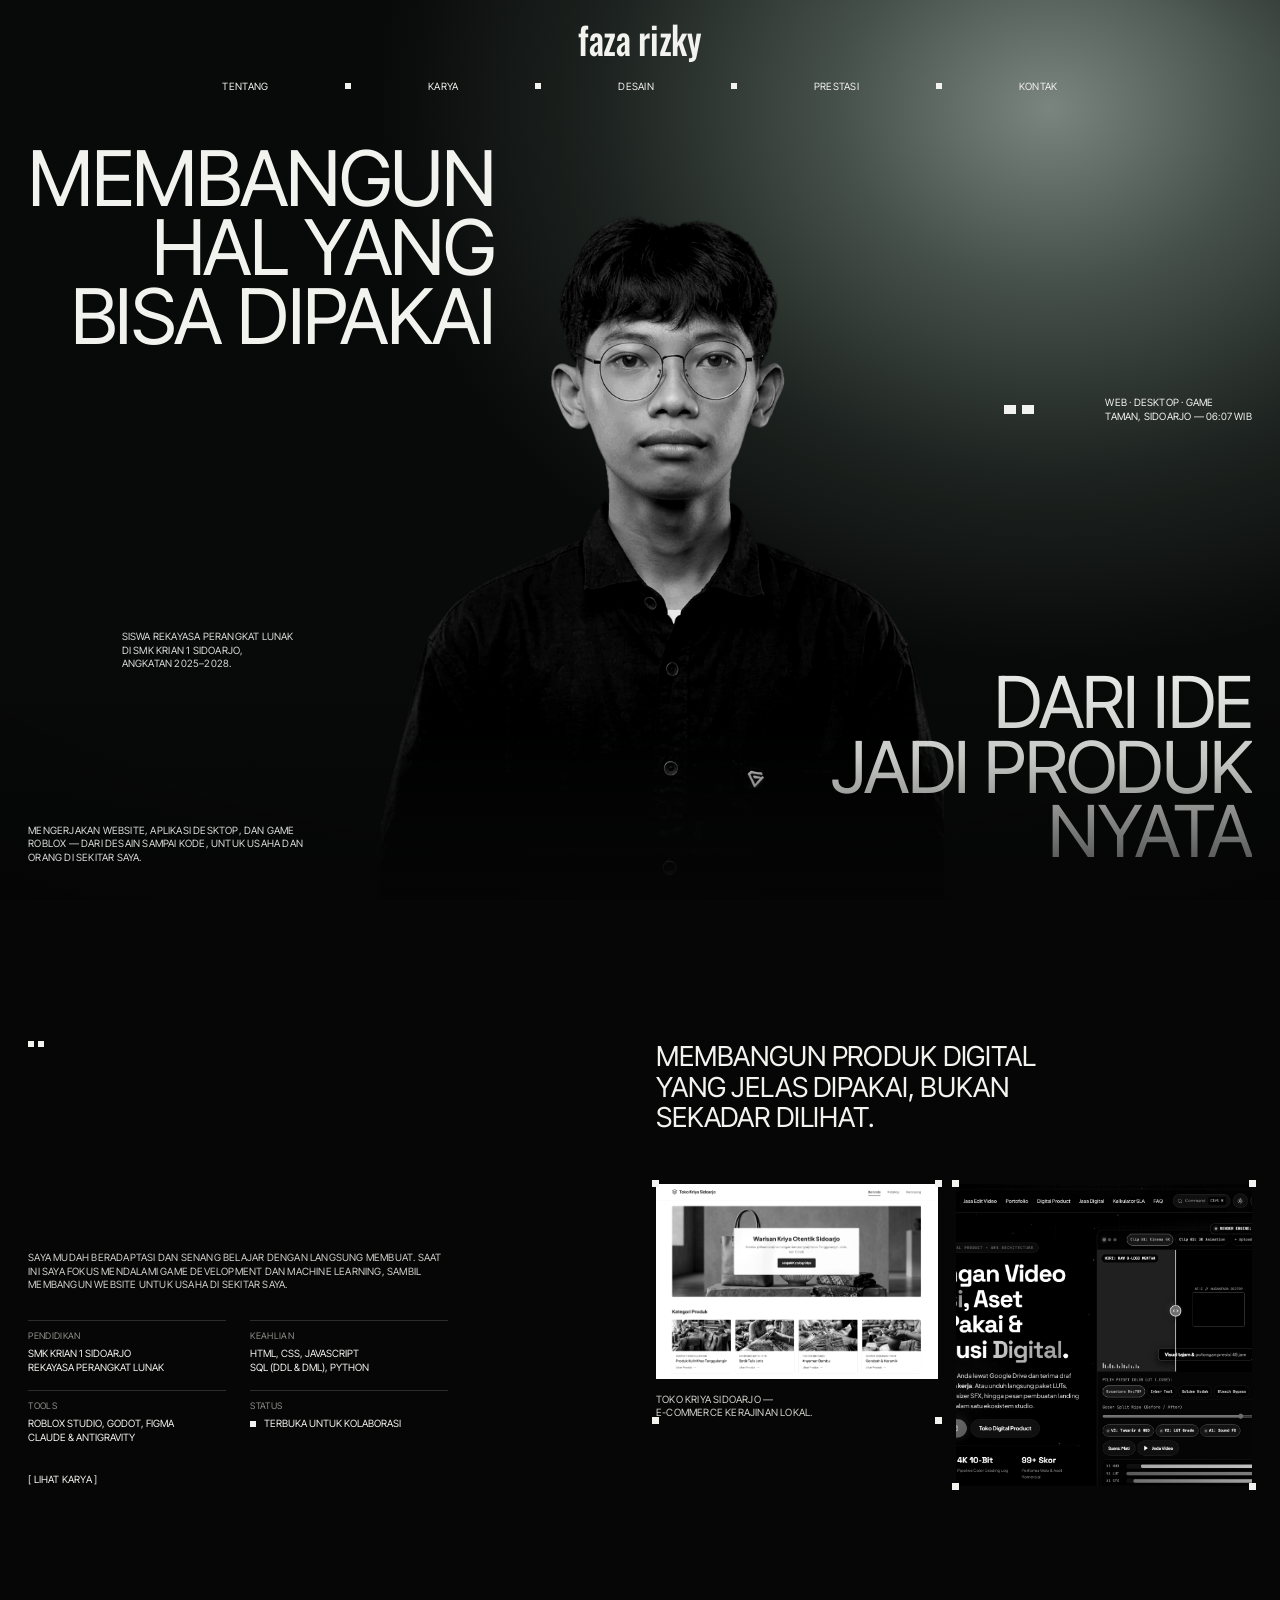
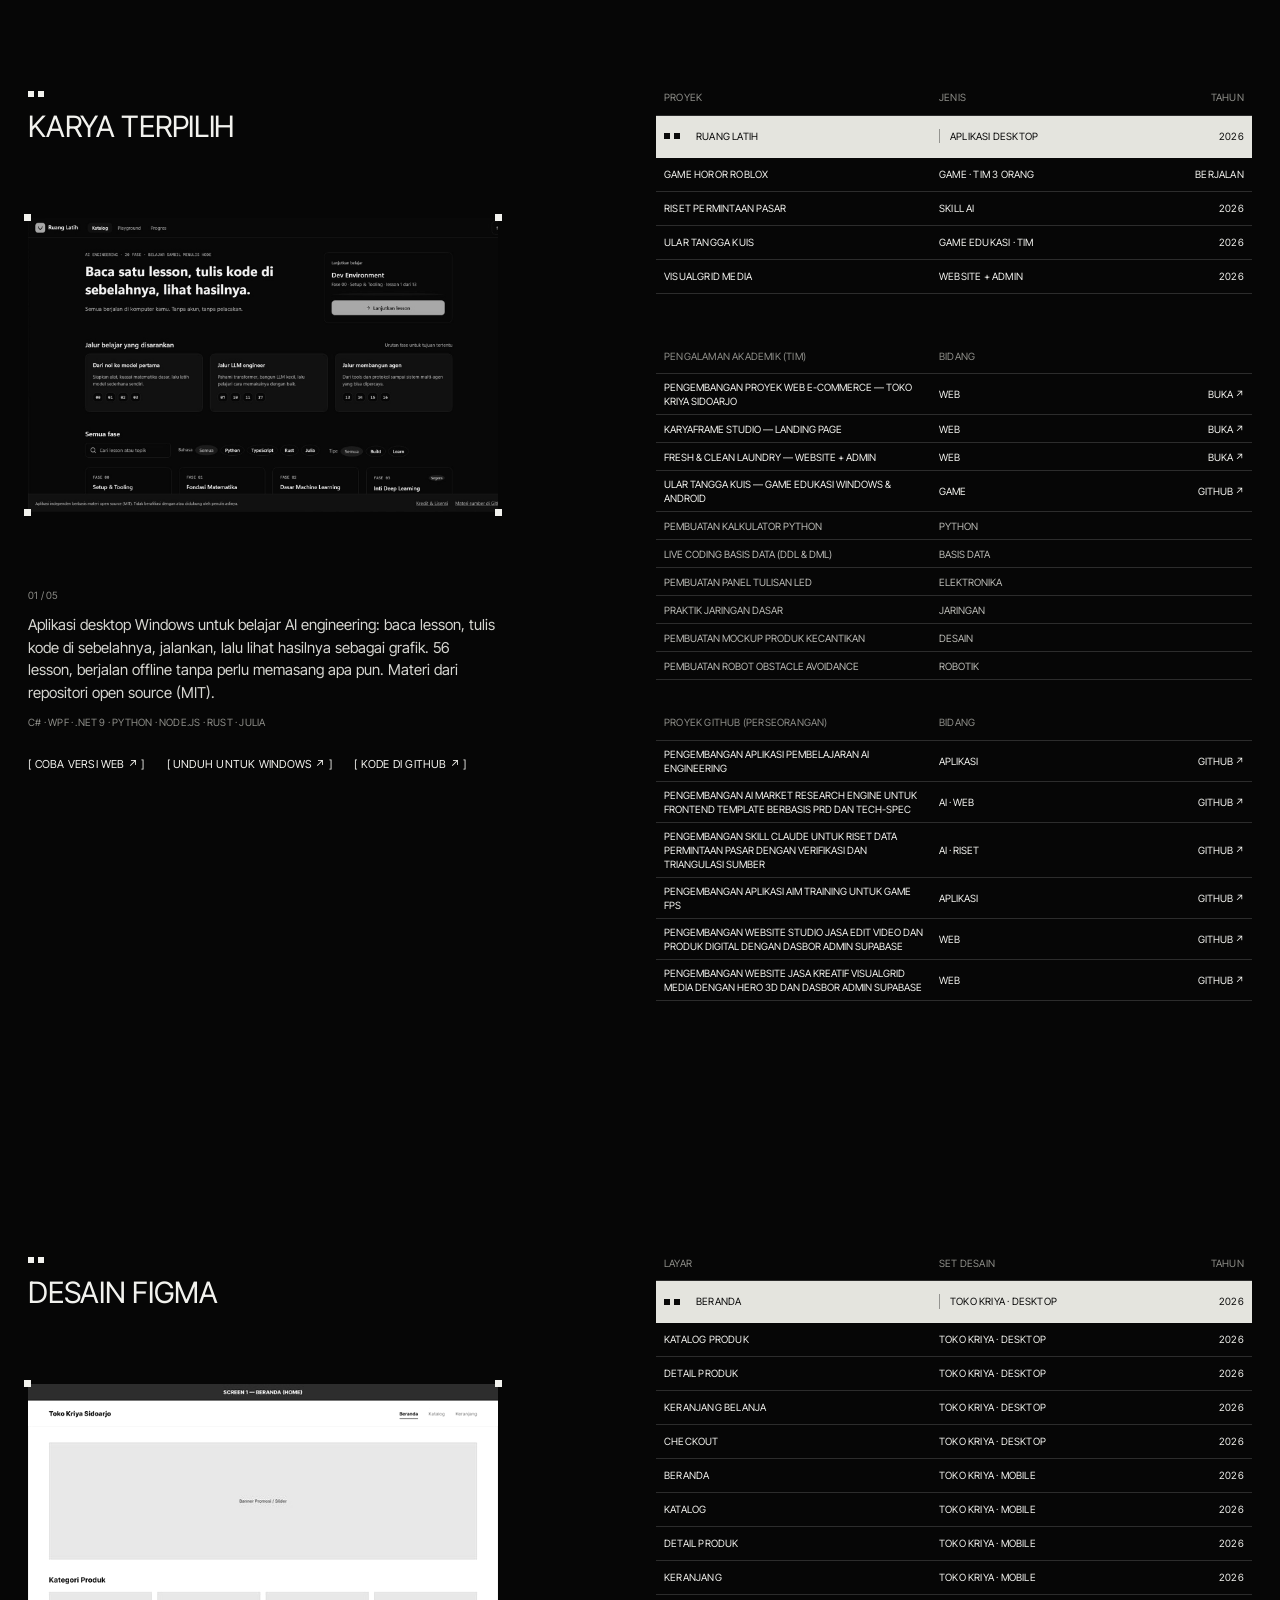
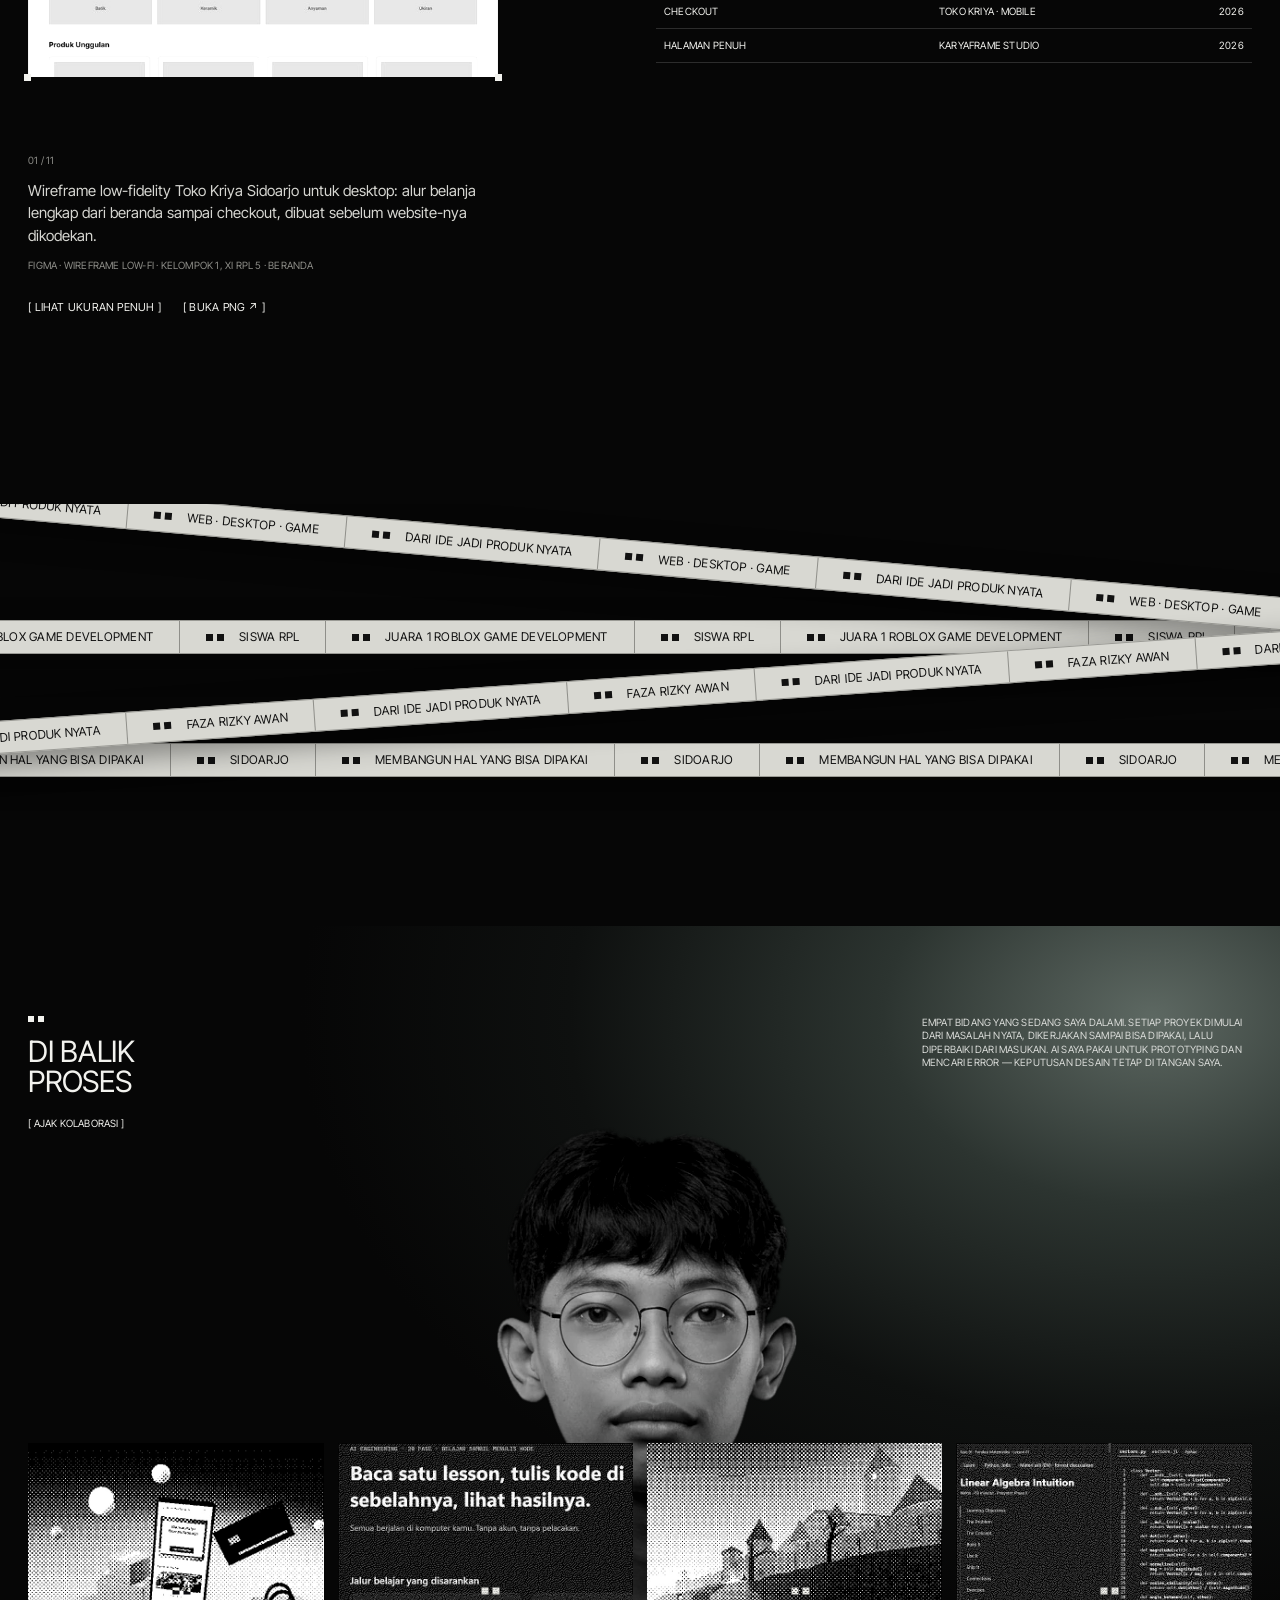
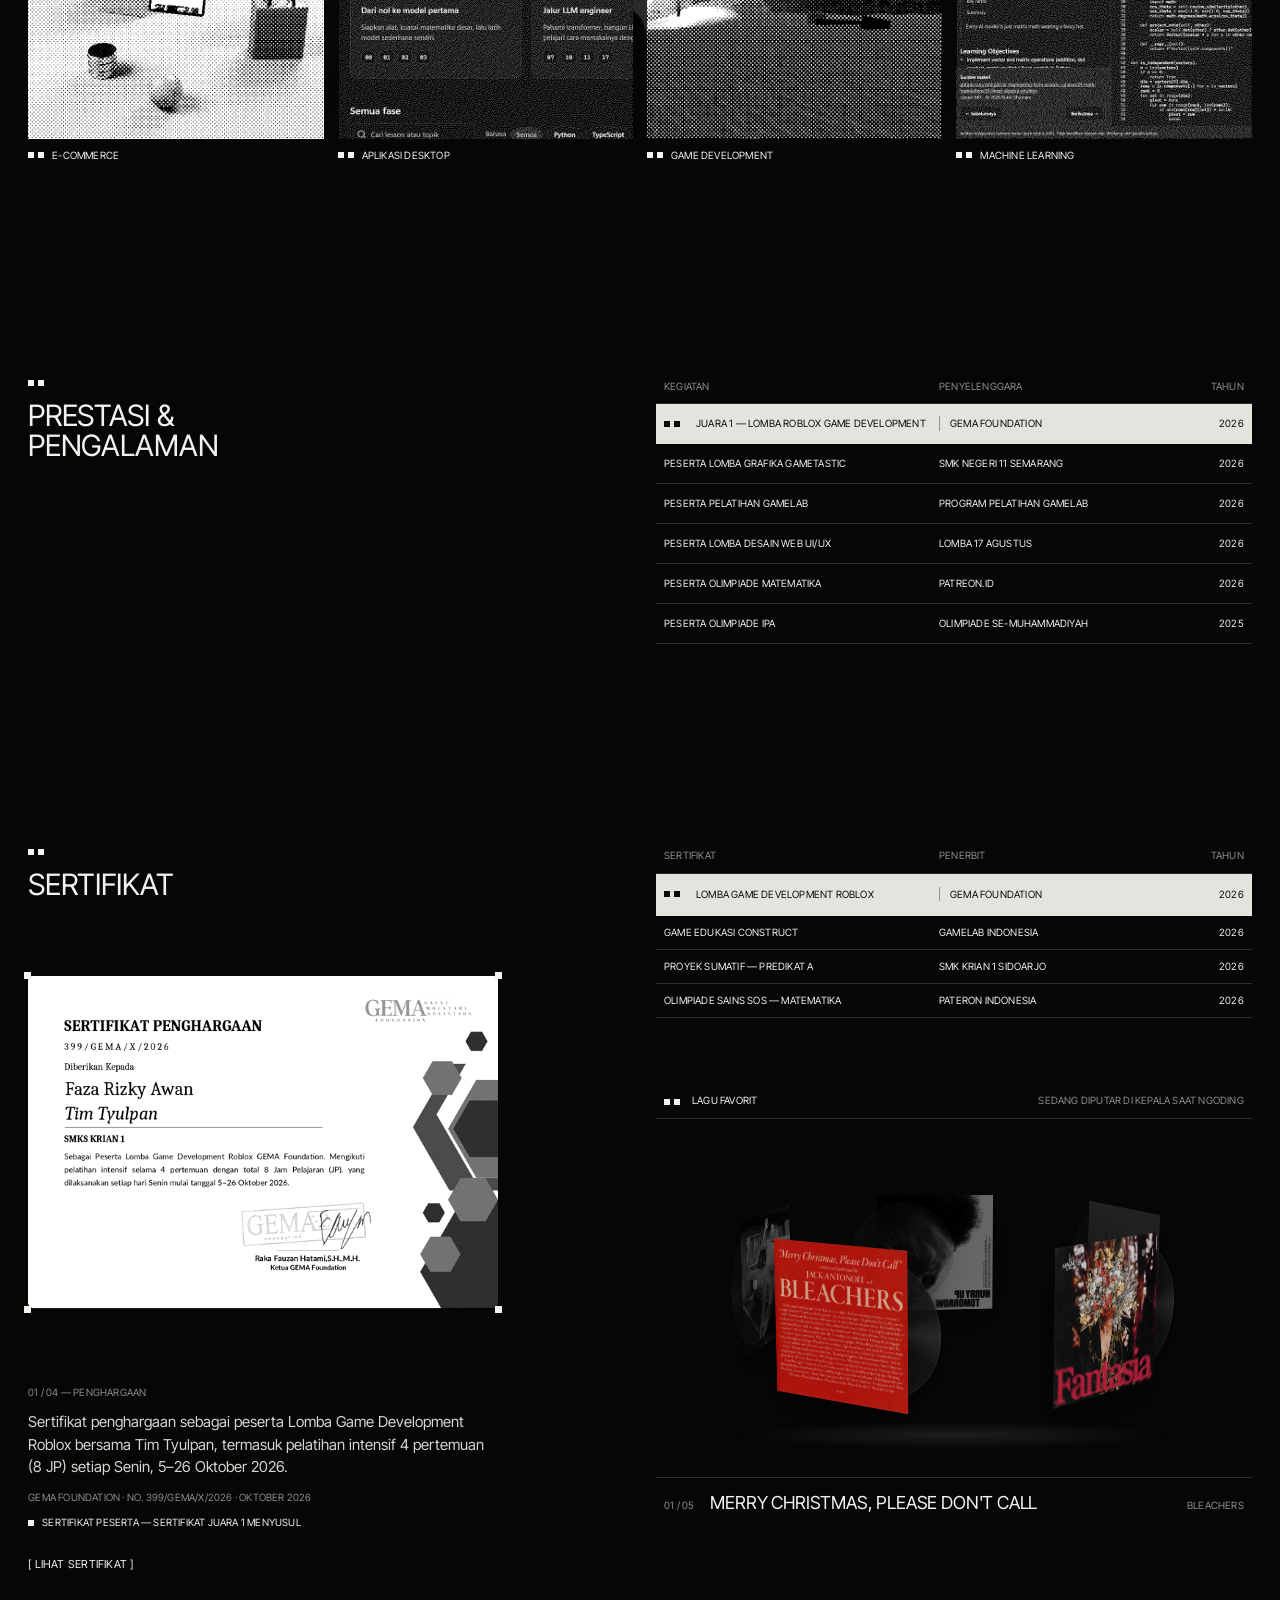
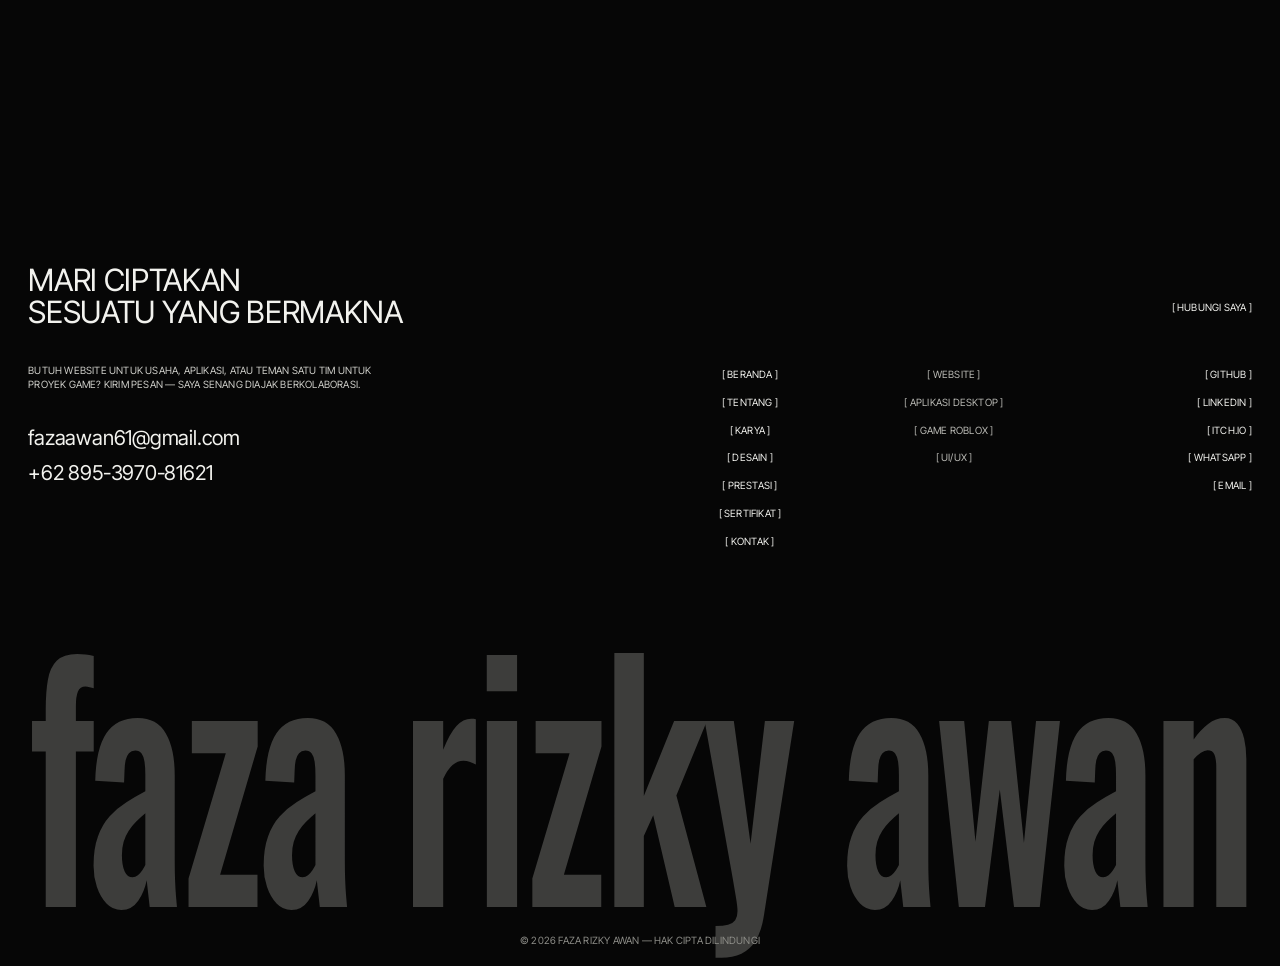
<file: index.html>
<!DOCTYPE html>
<html lang="id">
<head>
  <meta charset="UTF-8">
  <meta name="viewport" content="width=device-width, initial-scale=1.0">
  <title>Faza Rizky Awan — Portofolio</title>
  <meta name="description" content="Portofolio Faza Rizky Awan, siswa Rekayasa Perangkat Lunak SMK Krian 1 Sidoarjo. Website, aplikasi desktop, dan game Roblox.">
  <meta name="theme-color" content="#060606">
  <meta property="og:title" content="Faza Rizky Awan — Portofolio">
  <meta property="og:description" content="Website, aplikasi desktop, dan game. Siswa RPL di SMK Krian 1 Sidoarjo.">
  <meta property="og:image" content="https://fazarizkya.github.io/assets/faza.jpg">
  <meta property="og:url" content="https://fazarizkya.github.io/">
  <meta property="og:type" content="website">
  <meta name="twitter:card" content="summary_large_image">
  <link rel="icon" href="data:image/svg+xml,%3Csvg xmlns='http://www.w3.org/2000/svg' viewBox='0 0 64 64'%3E%3Crect width='64' height='64' fill='%23060606'/%3E%3Crect x='14' y='26' width='12' height='12' fill='%23f2f2ee'/%3E%3Crect x='38' y='26' width='12' height='12' fill='%23f2f2ee'/%3E%3C/svg%3E">
  <link rel="preconnect" href="https://fonts.googleapis.com">
  <link rel="preconnect" href="https://fonts.gstatic.com" crossorigin>
  <link href="https://fonts.googleapis.com/css2?family=Inter+Tight:wght@300;400;500&family=JetBrains+Mono:wght@500&family=Oswald:wght@400;500&display=swap" rel="stylesheet">
  <link rel="stylesheet" href="style.css?v=20261118a">
</head>
<body>
  <a class="skip" href="#karya">Lewati ke karya</a>

  <!-- ================= HERO ================= -->
  <header class="hero" id="top">
    <div class="hero__bg" aria-hidden="true"></div>
    <img class="hero__photo" src="assets/faza.webp" alt="Potret Faza Rizky Awan" width="784" height="1150">

    <div class="hero__brand">
      <a class="logo" href="#top">faza rizky</a>
      <nav class="topnav" aria-label="Navigasi utama">
        <a href="#tentang">Tentang</a><i class="sq" aria-hidden="true"></i>
        <a href="#karya">Karya</a><i class="sq" aria-hidden="true"></i>
        <a href="#desain">Desain</a><i class="sq" aria-hidden="true"></i>
        <a href="#prestasi">Prestasi</a><i class="sq" aria-hidden="true"></i>
        <a href="#kontak">Kontak</a>
      </nav>
    </div>

    <h1 class="hero__title">Membangun<br>hal yang<br>bisa dipakai</h1>

    <p class="tiny hero__note hero__note--a">Siswa Rekayasa Perangkat Lunak<br>di SMK Krian 1 Sidoarjo,<br>angkatan 2025–2028.</p>

    <div class="hero__aside">
      <span class="mk" aria-hidden="true"></span>
      <p class="tiny">Web · Desktop · Game<br>Taman, Sidoarjo — <span id="clock">--:--</span> WIB</p>
    </div>

    <p class="tiny hero__note hero__note--b">Mengerjakan website, aplikasi desktop, dan game Roblox — dari desain sampai kode, untuk usaha dan orang di sekitar saya.</p>

    <p class="hero__sub" aria-hidden="true">Dari ide<br>jadi produk<br>nyata</p>
  </header>

  <main>
    <!-- ================= TENTANG ================= -->
    <section class="intro" id="tentang">
      <div class="intro__left">
        <span class="mk" aria-hidden="true"></span>
        <div class="intro__bottom">
          <p class="tiny intro__para">Saya mudah beradaptasi dan senang belajar dengan langsung membuat. Saat ini saya fokus mendalami game development dan machine learning, sambil membangun website untuk usaha di sekitar saya.</p>
          <dl class="facts">
            <div><dt>Pendidikan</dt><dd>SMK Krian 1 Sidoarjo<br>Rekayasa Perangkat Lunak</dd></div>
            <div><dt>Keahlian</dt><dd>HTML, CSS, JavaScript<br>SQL (DDL &amp; DML), Python</dd></div>
            <div><dt>Tools</dt><dd>Roblox Studio, Godot, Figma<br>Claude &amp; Antigravity</dd></div>
            <div><dt>Status</dt><dd><span class="live" aria-hidden="true"></span>Terbuka untuk kolaborasi</dd></div>
          </dl>
          <a class="bracket" href="#karya">Lihat karya</a>
        </div>
      </div>

      <div class="intro__right">
        <h2 class="statement">Membangun produk digital yang jelas dipakai, bukan sekadar dilihat.</h2>
        <div class="intro__imgs">
          <figure class="crop crop--a">
            <img src="assets/toko-kriya.jpg" alt="Cuplikan Toko Kriya Sidoarjo" loading="lazy">
            <i></i><i></i><i></i><i></i>
            <figcaption class="tiny">Toko Kriya Sidoarjo —<br>e-commerce kerajinan lokal.</figcaption>
          </figure>
          <figure class="crop crop--b">
            <img src="assets/karyaframe.jpg" alt="Cuplikan KARYAFRAME Studio" loading="lazy">
            <i></i><i></i><i></i><i></i>
          </figure>
        </div>
      </div>
    </section>

    <!-- ================= KARYA ================= -->
    <section class="work" id="karya">
      <div class="work__left">
        <h2 class="h2"><span class="mk" aria-hidden="true"></span>Karya terpilih</h2>
        <figure class="crop work__preview">
          <img id="wp-img" src="assets/ruang-latih.jpg" alt="Pratinjau Ruang Latih">
          <div class="wip" id="wp-wip" hidden><span>Dalam pengerjaan</span><b>Segera</b></div>
          <i></i><i></i><i></i><i></i>
        </figure>
        <div class="work__detail" aria-live="polite">
          <p class="tiny work__count"><span id="wp-no">01</span> / 05</p>
          <p class="work__desc" id="wp-desc"></p>
          <p class="tiny work__stack" id="wp-stack"></p>
          <div class="work__links" id="wp-links"></div>
        </div>
      </div>

      <div class="work__right">
        <div class="table" role="list">
          <div class="table__head tiny" aria-hidden="true"><span>Proyek</span><span>Jenis</span><span>Tahun</span></div>
          <button class="trow is-active" role="listitem" data-i="0"><span class="trow__name"><span class="mk" aria-hidden="true"></span>Ruang Latih</span><span>Aplikasi desktop</span><span>2026</span></button>
          <button class="trow" role="listitem" data-i="1"><span class="trow__name"><span class="mk" aria-hidden="true"></span>Game Horor Roblox</span><span>Game · tim 3 orang</span><span>Berjalan</span></button>
          <button class="trow" role="listitem" data-i="2"><span class="trow__name"><span class="mk" aria-hidden="true"></span>Riset Permintaan Pasar</span><span>Skill AI</span><span>2026</span></button>
          <button class="trow" role="listitem" data-i="3"><span class="trow__name"><span class="mk" aria-hidden="true"></span>Ular Tangga Kuis</span><span>Game edukasi · tim</span><span>2026</span></button>
          <button class="trow" role="listitem" data-i="4"><span class="trow__name"><span class="mk" aria-hidden="true"></span>VisualGrid Media</span><span>Website + admin</span><span>2026</span></button>
        </div>

        <div class="table table--sub">
          <div class="table__head tiny"><span>Pengalaman akademik (tim)</span><span>Bidang</span><span></span></div>
          <a class="srow srow--link" href="projects/toko-kriya/index.html" target="_blank" rel="noopener"><span>Pengembangan proyek web e-commerce — Toko Kriya Sidoarjo</span><span>Web</span><span>Buka ↗</span></a>
          <a class="srow srow--link" href="projects/karyaframe/index.html" target="_blank" rel="noopener"><span>KARYAFRAME Studio — landing page</span><span>Web</span><span>Buka ↗</span></a>
          <a class="srow srow--link" href="projects/fresh-clean/index.html" target="_blank" rel="noopener"><span>Fresh &amp; Clean Laundry — website + admin</span><span>Web</span><span>Buka ↗</span></a>
          <a class="srow srow--link" href="https://github.com/FazaRizkyA/ular-tangga-kuis" target="_blank" rel="noopener"><span>Ular Tangga Kuis — game edukasi Windows &amp; Android</span><span>Game</span><span>GitHub ↗</span></a>
          <div class="srow"><span>Pembuatan kalkulator Python</span><span>Python</span><span></span></div>
          <div class="srow"><span>Live coding basis data (DDL &amp; DML)</span><span>Basis data</span><span></span></div>
          <div class="srow"><span>Pembuatan panel tulisan LED</span><span>Elektronika</span><span></span></div>
          <div class="srow"><span>Praktik jaringan dasar</span><span>Jaringan</span><span></span></div>
          <div class="srow"><span>Pembuatan mockup produk kecantikan</span><span>Desain</span><span></span></div>
          <div class="srow"><span>Pembuatan robot obstacle avoidance</span><span>Robotik</span><span></span></div>
        </div>

        <div class="table table--sub">
          <div class="table__head tiny"><span>Proyek GitHub (perseorangan)</span><span>Bidang</span><span></span></div>
          <a class="srow srow--link" href="https://github.com/FazaRizkyA/ai-practice-room" target="_blank" rel="noopener"><span>Pengembangan aplikasi pembelajaran AI engineering</span><span>Aplikasi</span><span>GitHub ↗</span></a>
          <a class="srow srow--link" href="https://github.com/FazaRizkyA/ai-market-research-prd" target="_blank" rel="noopener"><span>Pengembangan AI market research engine untuk frontend template berbasis PRD dan TECH-SPEC</span><span>AI · Web</span><span>GitHub ↗</span></a>
          <a class="srow srow--link" href="https://github.com/FazaRizkyA/market-demand-research" target="_blank" rel="noopener"><span>Pengembangan skill Claude untuk riset data permintaan pasar dengan verifikasi dan triangulasi sumber</span><span>AI · Riset</span><span>GitHub ↗</span></a>
          <a class="srow srow--link" href="https://github.com/FazaRizkyA/aim-training" target="_blank" rel="noopener"><span>Pengembangan aplikasi aim training untuk game FPS</span><span>Aplikasi</span><span>GitHub ↗</span></a>
          <a class="srow srow--link" href="https://github.com/FazaRizkyA/karyaframe-studio" target="_blank" rel="noopener"><span>Pengembangan website studio jasa edit video dan produk digital dengan dasbor admin Supabase</span><span>Web</span><span>GitHub ↗</span></a>
          <a class="srow srow--link" href="https://github.com/FazaRizkyA/visualgrid-media" target="_blank" rel="noopener"><span>Pengembangan website jasa kreatif VisualGrid Media dengan hero 3D dan dasbor admin Supabase</span><span>Web</span><span>GitHub ↗</span></a>
        </div>
      </div>
    </section>

    <!-- ================= DESAIN FIGMA ================= -->
    <section class="work showcase" id="desain">
      <div class="work__left">
        <h2 class="h2"><span class="mk" aria-hidden="true"></span>Desain Figma</h2>
        <button class="crop work__preview showcase__preview" id="dz-frame" type="button" aria-label="Lihat desain ukuran penuh">
          <img id="dz-img" src="assets/figma/kriya-desktop-1-beranda-thumb.jpg" alt="">
          <i></i><i></i><i></i><i></i>
        </button>
        <div class="work__detail" aria-live="polite">
          <p class="tiny work__count"><span id="dz-no">01</span> / <span id="dz-total">11</span></p>
          <p class="work__desc" id="dz-desc"></p>
          <p class="tiny work__stack" id="dz-meta"></p>
          <div class="work__links">
            <button class="bracket" type="button" id="dz-open">Lihat ukuran penuh</button>
            <a class="bracket" id="dz-png" href="#" target="_blank" rel="noopener">Buka PNG ↗</a>
          </div>
        </div>
      </div>

      <div class="work__right">
        <div class="table" id="dz-table">
          <div class="table__head tiny" aria-hidden="true"><span>Layar</span><span>Set desain</span><span>Tahun</span></div>
        </div>
      </div>
    </section>

    <!-- penampil gambar layar penuh -->
    <div class="viewer" id="viewer" role="dialog" aria-modal="true" aria-label="Penampil desain" hidden>
      <div class="viewer__bar">
        <p class="tiny"><span class="mk" aria-hidden="true"></span><span id="vw-title"></span></p>
        <p class="tiny viewer__count" id="vw-count"></p>
        <div class="viewer__actions">
          <a class="bracket" id="vw-open" href="#" target="_blank" rel="noopener">Buka PNG ↗</a>
          <button class="bracket" id="vw-close" type="button">Tutup ✕</button>
        </div>
      </div>
      <div class="viewer__body" id="vw-body">
        <img id="vw-img" alt="">
      </div>
      <button class="viewer__nav viewer__nav--prev bracket" id="vw-prev" type="button" aria-label="Sebelumnya">←</button>
      <button class="viewer__nav viewer__nav--next bracket" id="vw-next" type="button" aria-label="Berikutnya">→</button>
    </div>

    <!-- ================= PITA ================= -->
    <div class="tapes" aria-hidden="true">
      <div class="tape tape--1"><div class="tape__track" data-text="Dari ide jadi produk nyata|Web · Desktop · Game"></div></div>
      <div class="tape tape--2"><div class="tape__track" data-text="Juara 1 Roblox Game Development|Siswa RPL"></div></div>
      <div class="tape tape--3"><div class="tape__track" data-text="Dari ide jadi produk nyata|Faza Rizky Awan"></div></div>
      <div class="tape tape--4"><div class="tape__track" data-text="Membangun hal yang bisa dipakai|Sidoarjo"></div></div>
    </div>

    <!-- ================= PROSES ================= -->
    <section class="process">
      <div class="process__bg" aria-hidden="true"></div>
      <img class="process__photo" src="assets/faza.webp" alt="" aria-hidden="true" loading="lazy">

      <div class="process__head">
        <div>
          <h2 class="h2"><span class="mk" aria-hidden="true"></span>Di balik<br>proses</h2>
          <a class="bracket" href="#kontak">Ajak kolaborasi</a>
        </div>
        <p class="tiny process__para">Empat bidang yang sedang saya dalami. Setiap proyek dimulai dari masalah nyata, dikerjakan sampai bisa dipakai, lalu diperbaiki dari masukan. AI saya pakai untuk prototyping dan mencari error — keputusan desain tetap di tangan saya.</p>
      </div>

      <div class="cards">
        <figure class="card" tabindex="0">
          <div class="card__img">
            <img class="card__ht" src="assets/proses-web.jpg" alt="" loading="lazy">
            <img class="card__clr" src="assets/proses-web-warna.jpg" alt="Ilustrasi e-commerce: ponsel menampilkan Toko Kriya Sidoarjo, kardus paket, kartu pembayaran, tas belanja, dan koin" loading="lazy">
            <span class="mk" aria-hidden="true"></span>
          </div>
          <figcaption class="tiny"><span class="mk" aria-hidden="true"></span>E-commerce</figcaption>
        </figure>
        <figure class="card" tabindex="0">
          <div class="card__img">
            <img class="card__ht" src="assets/proses-desktop.jpg" alt="" loading="lazy">
            <img class="card__clr" src="assets/proses-desktop-warna.jpg" alt="Antarmuka aplikasi Ruang Latih" loading="lazy">
            <span class="mk" aria-hidden="true"></span>
          </div>
          <figcaption class="tiny"><span class="mk" aria-hidden="true"></span>Aplikasi desktop</figcaption>
        </figure>
        <figure class="card" tabindex="0">
          <div class="card__img">
            <img class="card__ht" src="assets/proses-game-roblox.jpg" alt="" loading="lazy">
            <img class="card__clr" src="assets/proses-game-roblox-warna.jpg" alt="Adegan malam game horor Roblox: kastil di tepi pantai dengan lampu jalan" loading="lazy">
            <span class="mk" aria-hidden="true"></span>
          </div>
          <figcaption class="tiny"><span class="mk" aria-hidden="true"></span>Game development</figcaption>
        </figure>
        <figure class="card" tabindex="0">
          <div class="card__img">
            <img class="card__ht" src="assets/proses-ml-ruanglatih.jpg" alt="" loading="lazy">
            <img class="card__clr" src="assets/proses-ml-ruanglatih-warna.jpg" alt="Lesson Linear Algebra Intuition di aplikasi Ruang Latih: materi di kiri, kode Python di kanan" loading="lazy">
            <span class="mk" aria-hidden="true"></span>
          </div>
          <figcaption class="tiny"><span class="mk" aria-hidden="true"></span>Machine learning</figcaption>
        </figure>
      </div>
    </section>

    <!-- ================= PRESTASI ================= -->
    <section class="awards" id="prestasi">
      <div class="awards__left">
        <h2 class="h2"><span class="mk" aria-hidden="true"></span>Prestasi &amp;<br>pengalaman</h2>
      </div>
      <div class="table">
        <div class="table__head tiny" aria-hidden="true"><span>Kegiatan</span><span>Penyelenggara</span><span>Tahun</span></div>
        <div class="trow is-active is-static"><span class="trow__name"><span class="mk" aria-hidden="true"></span>Juara 1 — Lomba Roblox Game Development</span><span>Gema Foundation</span><span>2026</span></div>
        <div class="trow is-static"><span class="trow__name">Peserta Lomba Grafika Gametastic</span><span>SMK Negeri 11 Semarang</span><span>2026</span></div>
        <div class="trow is-static"><span class="trow__name">Peserta Pelatihan GameLab</span><span>Program Pelatihan GameLab</span><span>2026</span></div>
        <div class="trow is-static"><span class="trow__name">Peserta Lomba Desain Web UI/UX</span><span>Lomba 17 Agustus</span><span>2026</span></div>
        <div class="trow is-static"><span class="trow__name">Peserta Olimpiade Matematika</span><span>Patreon.id</span><span>2026</span></div>
        <div class="trow is-static"><span class="trow__name">Peserta Olimpiade IPA</span><span>Olimpiade Se-Muhammadiyah</span><span>2025</span></div>
      </div>
    </section>

    <!-- ================= SERTIFIKAT ================= -->
    <section class="work showcase" id="sertifikat">
      <div class="work__left">
        <h2 class="h2"><span class="mk" aria-hidden="true"></span>Sertifikat</h2>
        <button class="crop work__preview showcase__preview showcase__preview--cert" id="ct-frame" type="button" aria-label="Lihat sertifikat ukuran penuh">
          <img id="ct-img" src="assets/sertifikat/gema-thumb.jpg" alt="" loading="lazy">
          <i></i><i></i><i></i><i></i>
        </button>
        <div class="work__detail" aria-live="polite">
          <p class="tiny work__count"><span id="ct-no">01</span> / 04 — <span id="ct-kind"></span></p>
          <p class="work__desc" id="ct-desc"></p>
          <p class="tiny work__stack" id="ct-meta"></p>
          <p class="tiny cert__note" id="ct-note" hidden><span class="live" aria-hidden="true"></span><span></span></p>
          <div class="work__links" id="ct-links"></div>
        </div>
      </div>

      <div class="work__right">
        <div class="table" id="ct-table">
          <div class="table__head tiny" aria-hidden="true"><span>Sertifikat</span><span>Penerbit</span><span>Tahun</span></div>
          <button class="trow is-active" type="button" data-i="0"><span class="trow__name"><span class="mk" aria-hidden="true"></span>Lomba Game Development Roblox</span><span>GEMA Foundation</span><span>2026</span></button>
          <button class="trow" type="button" data-i="1"><span class="trow__name"><span class="mk" aria-hidden="true"></span>Game Edukasi Construct</span><span>GAMELAB Indonesia</span><span>2026</span></button>
          <button class="trow" type="button" data-i="2"><span class="trow__name"><span class="mk" aria-hidden="true"></span>Proyek Sumatif — Predikat A</span><span>SMK Krian 1 Sidoarjo</span><span>2026</span></button>
          <button class="trow" type="button" data-i="3"><span class="trow__name"><span class="mk" aria-hidden="true"></span>Olimpiade Sains SOS — Matematika</span><span>Pateron Indonesia</span><span>2026</span></button>
        </div>

        <!-- lagu favorit: cincin sampul album yang berputar -->
        <div class="music" aria-label="Lagu favorit">
          <div class="music__head tiny">
            <span><span class="mk" aria-hidden="true"></span>Lagu favorit</span>
            <span class="music__hint">Sedang diputar di kepala saat ngoding</span>
          </div>
          <div class="music__stage" id="mu-stage">
            <div class="music__ring" id="mu-ring">
              <a class="music__item" data-track="Merry Christmas, Please Don't Call" data-artist="Bleachers" href="https://music.apple.com/id/album/merry-christmas-please-dont-call/1775877095" target="_blank" rel="noopener"><span class="music__disc" aria-hidden="true"></span><img src="assets/musik/merry.jpg" alt="Sampul Merry Christmas, Please Don't Call — Bleachers" width="600" height="600"></a>
              <a class="music__item" data-track="Magnolia" data-artist="Magnolia Celebration" href="https://music.apple.com/id/album/magnolia/1654115024" target="_blank" rel="noopener"><span class="music__disc" aria-hidden="true"></span><img src="assets/musik/magnolia.jpg" alt="Sampul Fantasia — Magnolia Celebration" width="600" height="600"></a>
              <a class="music__item" data-track="Drag Path" data-artist="twenty one pilots" href="https://music.apple.com/id/album/drag-path/1876977594" target="_blank" rel="noopener"><span class="music__disc" aria-hidden="true"></span><img src="assets/musik/dragpath.jpg" alt="Sampul Drag Path — twenty one pilots" width="600" height="600"></a>
              <a class="music__item" data-track="Timeless" data-artist="The Weeknd & Playboi Carti" href="https://music.apple.com/id/album/timeless/1770393193" target="_blank" rel="noopener"><span class="music__disc" aria-hidden="true"></span><img src="assets/musik/timeless.jpg" alt="Sampul Timeless — The Weeknd & Playboi Carti" width="600" height="600"></a>
              <a class="music__item" data-track="Isimo" data-artist="Bleachers" href="https://music.apple.com/id/album/isimo/1712730224" target="_blank" rel="noopener"><span class="music__disc" aria-hidden="true"></span><img src="assets/musik/isimo.jpg" alt="Sampul Bleachers — Bleachers (lagu Isimo)" width="600" height="600"></a>
            </div>
            <div class="music__floor" aria-hidden="true"></div>
          </div>
          <div class="music__now">
            <span class="music__no tiny" id="mu-no">01 / 05</span>
            <span class="music__track" id="mu-track">Merry Christmas, Please Don't Call</span>
            <span class="music__artist tiny" id="mu-artist">Bleachers</span>
          </div>
        </div>
      </div>
    </section>

    <!-- ================= KONTAK ================= -->
    <section class="contact" id="kontak">
      <div class="contact__left">
        <h2 class="contact__title">Mari ciptakan<br>sesuatu yang bermakna</h2>
        <p class="tiny contact__para">Butuh website untuk usaha, aplikasi, atau teman satu tim untuk proyek game? Kirim pesan — saya senang diajak berkolaborasi.</p>
        <p class="contact__direct">
          <a href="mailto:fazaawan61@gmail.com">fazaawan61@gmail.com</a>
          <a href="https://wa.me/62895397081621" target="_blank" rel="noopener">+62 895-3970-81621</a>
        </p>
      </div>
      <div class="contact__right">
        <a class="bracket contact__cta" href="mailto:fazaawan61@gmail.com">Hubungi saya</a>
        <div class="linkcols">
          <ul>
            <li><a class="bracket" href="#top">Beranda</a></li>
            <li><a class="bracket" href="#tentang">Tentang</a></li>
            <li><a class="bracket" href="#karya">Karya</a></li>
            <li><a class="bracket" href="#desain">Desain</a></li>
            <li><a class="bracket" href="#prestasi">Prestasi</a></li>
            <li><a class="bracket" href="#sertifikat">Sertifikat</a></li>
            <li><a class="bracket" href="#kontak">Kontak</a></li>
          </ul>
          <ul class="tiny-list">
            <li><span class="bracket">Website</span></li>
            <li><span class="bracket">Aplikasi desktop</span></li>
            <li><span class="bracket">Game Roblox</span></li>
            <li><span class="bracket">UI/UX</span></li>
          </ul>
          <ul>
            <li><a class="bracket" href="https://github.com/FazaRizkyA" target="_blank" rel="noopener">GitHub</a></li>
            <li><a class="bracket" href="https://www.linkedin.com/in/faza-rizky-a-ab08b33bb/" target="_blank" rel="noopener">LinkedIn</a></li>
            <li><a class="bracket" href="https://faza-rizky-awan.itch.io" target="_blank" rel="noopener">itch.io</a></li>
            <li><a class="bracket" href="https://wa.me/62895397081621" target="_blank" rel="noopener">WhatsApp</a></li>
            <li><a class="bracket" href="mailto:fazaawan61@gmail.com">Email</a></li>
          </ul>
        </div>
      </div>
    </section>
  </main>

  <footer class="footer">
    <div class="wordmark" aria-hidden="true"><span id="wordmark">faza rizky awan</span></div>
    <p class="tiny footer__copy">© <span id="year">2026</span> Faza Rizky Awan — Hak cipta dilindungi</p>
  </footer>

  <script src="main.js?v=20261119b"></script>
  <script src="design.js?v=20261122a"></script>
  <script src="music.js?v=20261114c"></script>
  <script src="assets/faza-ascii.js"></script>
  <script src="ascii.js?v=20261114b"></script>
</body>
</html>
</file>
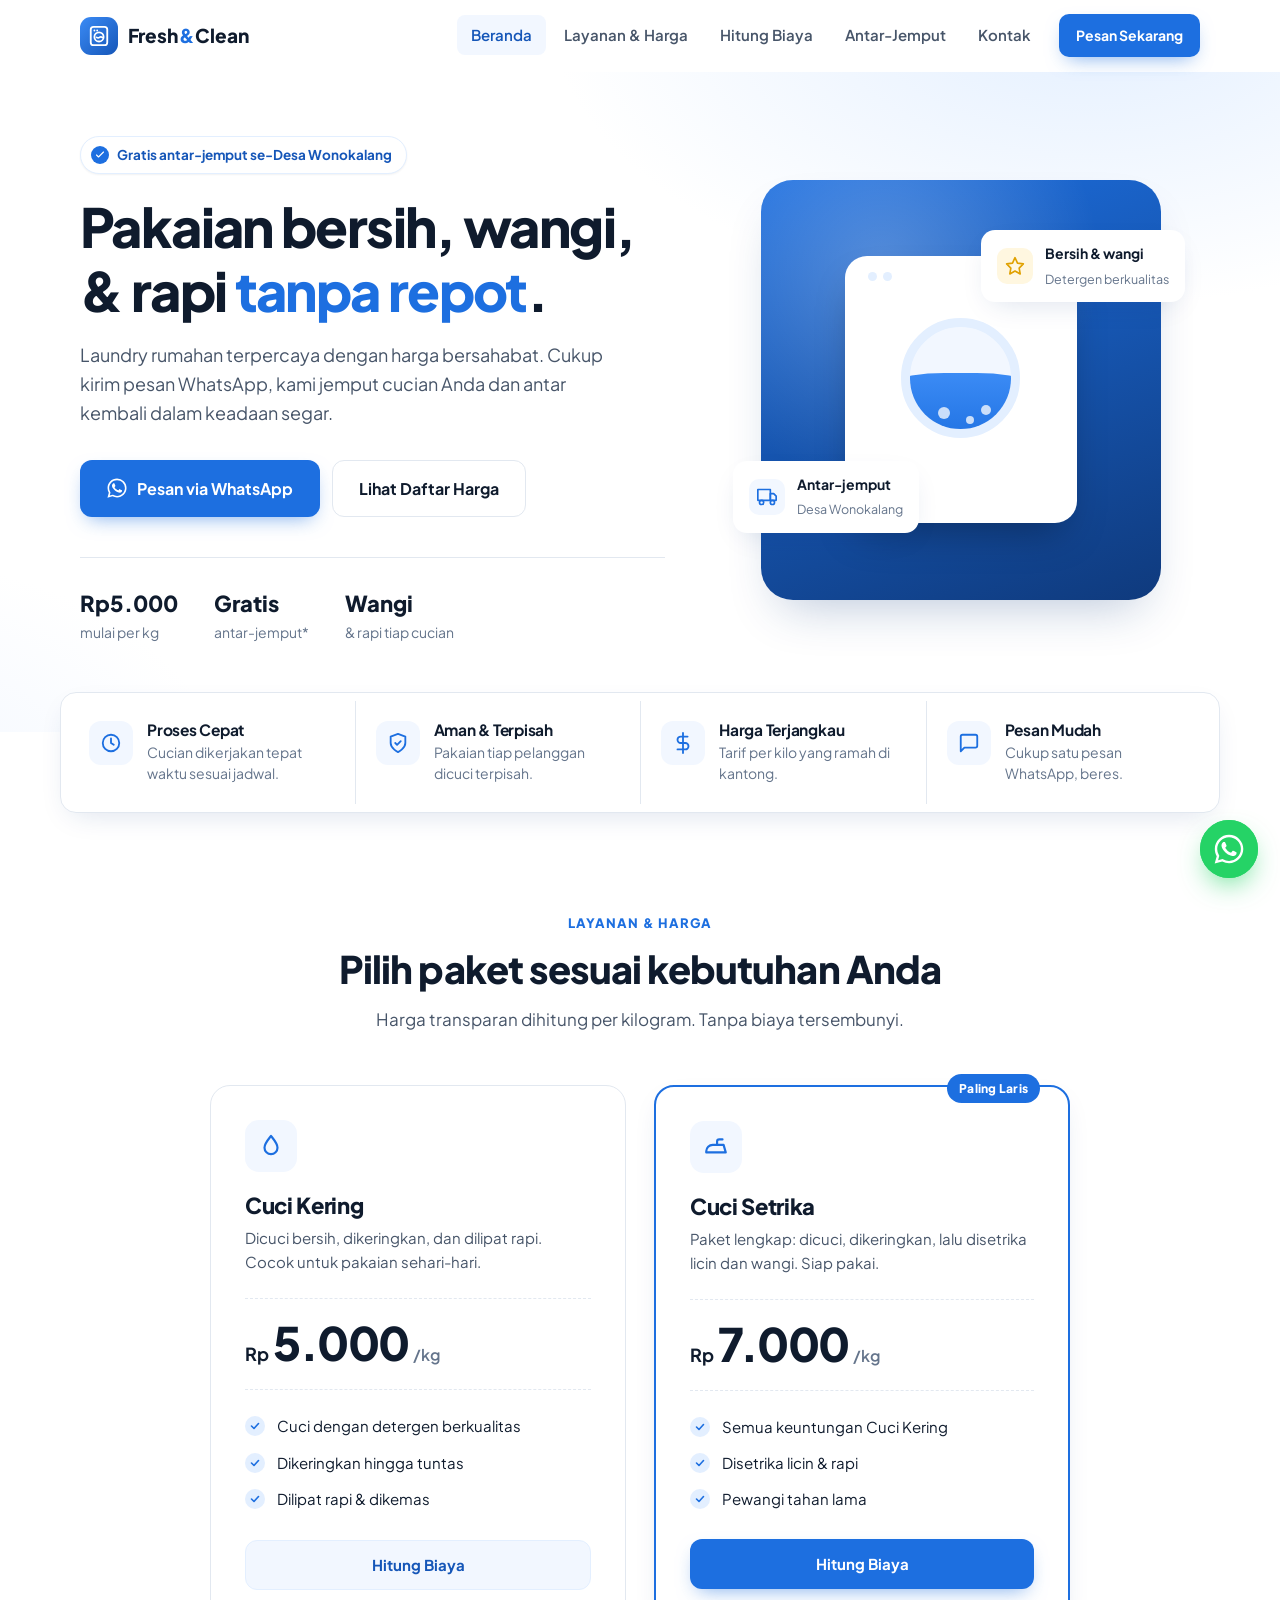
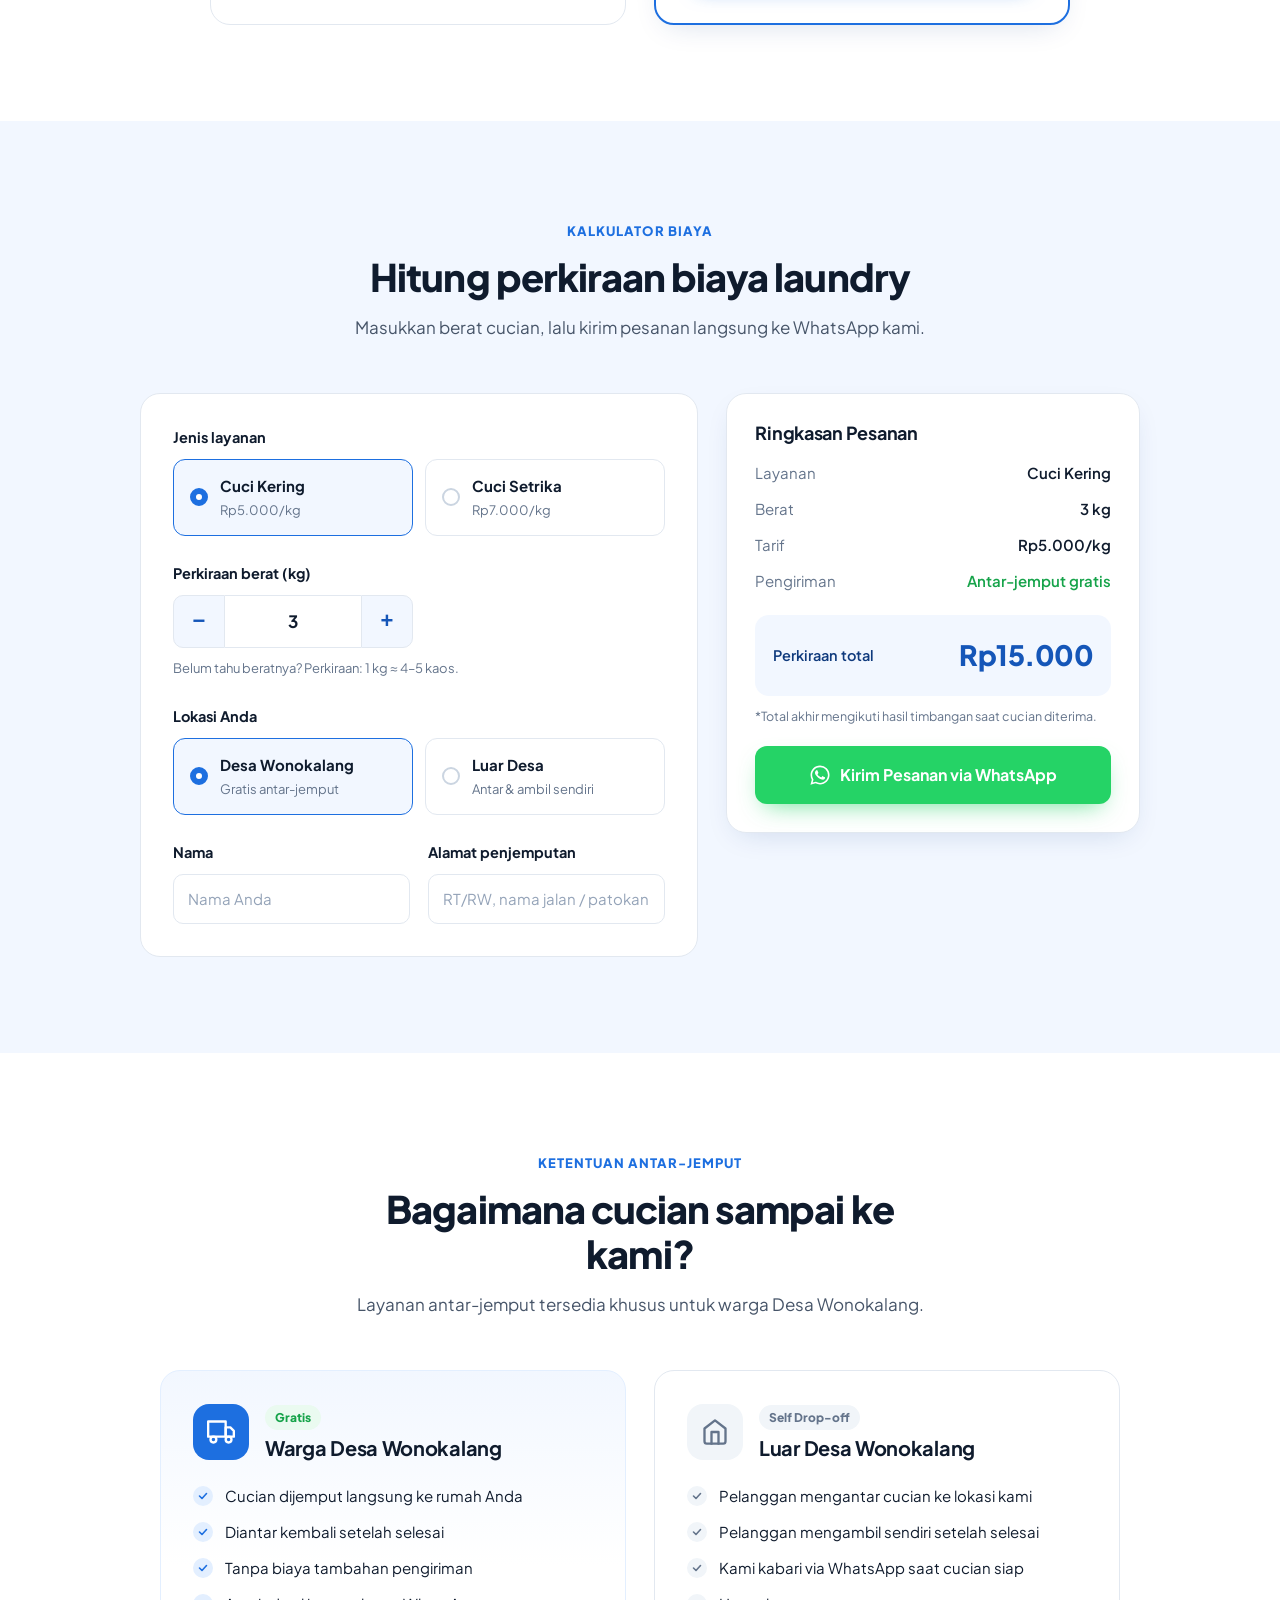
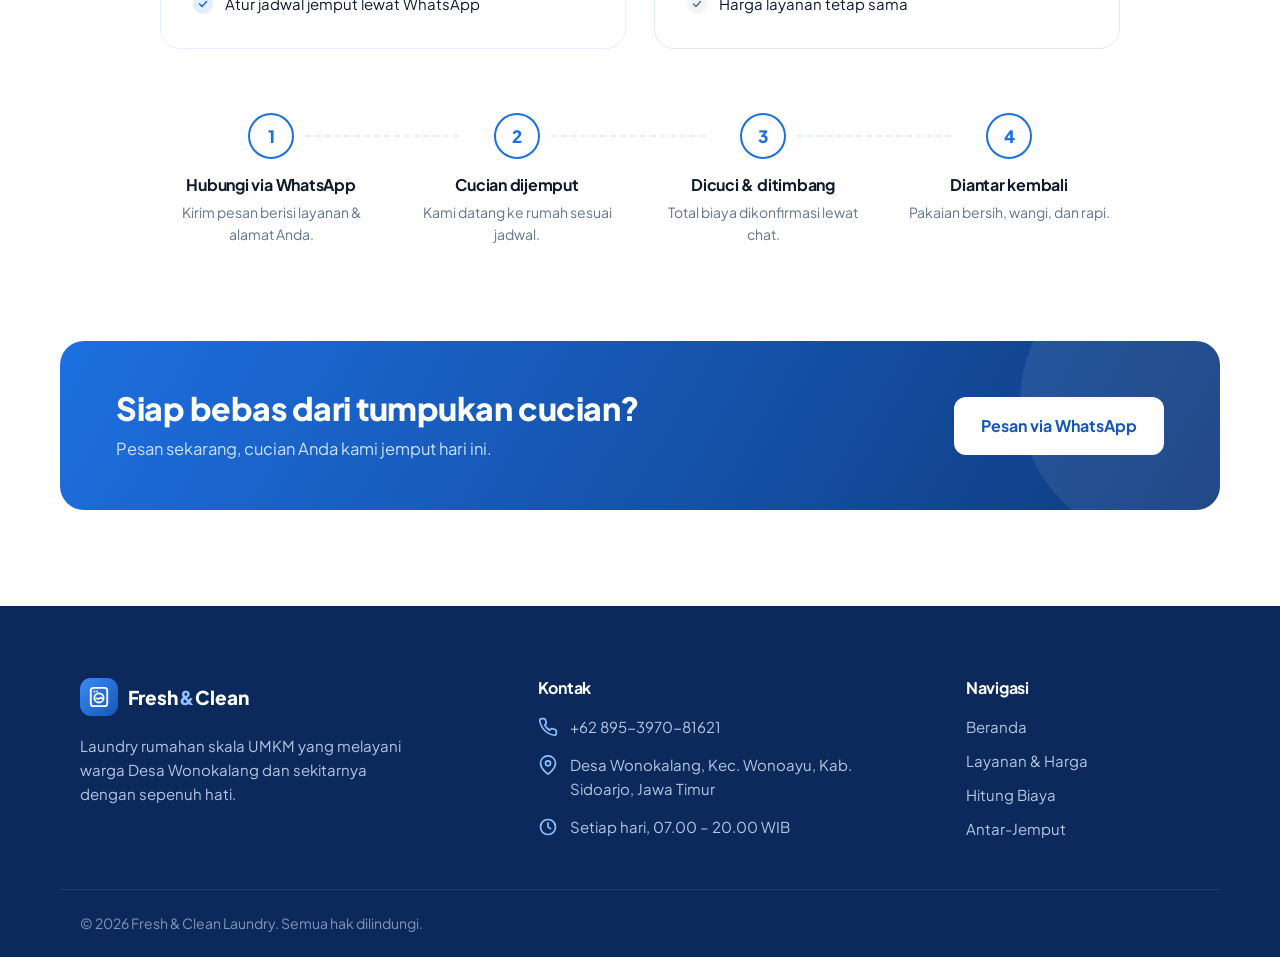
<file: projects/fresh-clean-v1/index.html>
﻿<!DOCTYPE html>
<html lang="id">
<head>
  <meta charset="UTF-8" />
  <meta name="viewport" content="width=device-width, initial-scale=1.0" />
  <title>Fresh &amp; Clean Laundry &mdash; Laundry Rumahan Desa Wonokalang</title>
  <meta name="description" content="Fresh & Clean Laundry: jasa cuci kering dan cuci setrika rumahan. Gratis antar-jemput untuk warga Desa Wonokalang. Pesan mudah via WhatsApp." />
  <meta name="theme-color" content="#1d6fe0" />
  <link rel="preconnect" href="https://fonts.googleapis.com" />
  <link rel="preconnect" href="https://fonts.gstatic.com" crossorigin />
  <link href="https://fonts.googleapis.com/css2?family=Plus+Jakarta+Sans:wght@400;500;600;700;800&display=swap" rel="stylesheet" />
  <link rel="stylesheet" href="style.css" />
</head>
<body>

  <!-- ============ NAVBAR ============ -->
  <header class="nav" id="nav">
    <div class="container nav__inner">
      <a href="#beranda" class="brand" aria-label="Fresh & Clean Laundry">
        <span class="brand__logo">
          <svg viewBox="0 0 24 24" fill="none" stroke="currentColor" stroke-width="2" stroke-linecap="round" stroke-linejoin="round"><rect x="3" y="2" width="18" height="20" rx="3"/><circle cx="12" cy="13" r="5"/><path d="M7 6h.01M10 6h.01"/><path d="M9.5 13.5c1 .8 2 .8 3 0s2-.8 3 0"/></svg>
        </span>
        <span class="brand__text">Fresh<span>&amp;</span>Clean</span>
      </a>

      <nav class="nav__menu" id="menu" aria-label="Navigasi utama">
        <a href="#beranda">Beranda</a>
        <a href="#layanan">Layanan &amp; Harga</a>
        <a href="#kalkulator">Hitung Biaya</a>
        <a href="#antar-jemput">Antar-Jemput</a>
        <a href="#kontak">Kontak</a>
        <a href="#" class="btn btn--primary btn--sm nav__cta" data-wa="Halo Fresh & Clean Laundry, saya ingin bertanya tentang layanan laundry.">Pesan Sekarang</a>
      </nav>

      <button class="nav__toggle" id="navToggle" aria-label="Buka menu" aria-expanded="false" aria-controls="menu">
        <span></span><span></span><span></span>
      </button>
    </div>
  </header>

  <main>
    <!-- ============ HERO / BANNER PROMOSI ============ -->
    <section class="hero" id="beranda">
      <div class="container hero__inner">
        <div class="hero__content">
          <span class="badge">
            <svg viewBox="0 0 24 24" fill="none" stroke="currentColor" stroke-width="2.2" stroke-linecap="round" stroke-linejoin="round"><path d="M5 12l4 4L19 6"/></svg>
            Gratis antar-jemput se-Desa Wonokalang
          </span>
          <h1>Pakaian bersih, wangi, &amp; rapi <span class="hl">tanpa repot</span>.</h1>
          <p class="lead">Laundry rumahan terpercaya dengan harga bersahabat. Cukup kirim pesan WhatsApp, kami jemput cucian Anda dan antar kembali dalam keadaan segar.</p>

          <div class="hero__actions">
            <a href="#" class="btn btn--primary btn--lg" data-wa="Halo Fresh & Clean Laundry, saya ingin memesan layanan laundry.">
              <svg class="ic" viewBox="0 0 24 24" fill="currentColor"><path d="M17.47 14.38c-.3-.15-1.75-.86-2.02-.96-.27-.1-.47-.15-.67.15-.2.3-.77.96-.94 1.16-.17.2-.35.22-.64.07-.3-.15-1.26-.46-2.4-1.48-.89-.79-1.49-1.77-1.66-2.07-.17-.3-.02-.46.13-.6.13-.14.3-.35.45-.52.15-.17.2-.3.3-.5.1-.2.05-.37-.03-.52-.07-.15-.67-1.6-.92-2.2-.24-.58-.49-.5-.67-.5h-.57c-.2 0-.52.07-.8.37-.27.3-1.04 1.02-1.04 2.48s1.07 2.88 1.21 3.08c.15.2 2.1 3.2 5.08 4.48.71.31 1.27.49 1.7.63.71.23 1.36.2 1.88.12.57-.09 1.75-.72 2-1.41.25-.69.25-1.29.17-1.41-.07-.12-.27-.2-.57-.35zM12.04 21.5h-.01a9.45 9.45 0 0 1-4.82-1.32l-.35-.2-3.58.94.96-3.49-.23-.36a9.43 9.43 0 0 1-1.45-5.03c0-5.22 4.25-9.47 9.48-9.47 2.53 0 4.91.99 6.7 2.78a9.4 9.4 0 0 1 2.77 6.7c0 5.22-4.25 9.46-9.47 9.46zm8.06-17.53A11.33 11.33 0 0 0 12.04.63C5.76.63.65 5.74.65 12.02c0 2 .52 3.96 1.52 5.69L.55 23.6l6.04-1.58a11.36 11.36 0 0 0 5.44 1.39h.01c6.28 0 11.39-5.11 11.39-11.39 0-3.04-1.19-5.9-3.33-8.05z"/></svg>
              Pesan via WhatsApp
            </a>
            <a href="#layanan" class="btn btn--ghost btn--lg">Lihat Daftar Harga</a>
          </div>

          <ul class="hero__stats">
            <li><strong>Rp5.000</strong><span>mulai per kg</span></li>
            <li><strong>Gratis</strong><span>antar-jemput*</span></li>
            <li><strong>Wangi</strong><span>&amp; rapi tiap cucian</span></li>
          </ul>
        </div>

        <div class="hero__visual" aria-hidden="true">
          <div class="hero__card">
            <div class="machine">
              <div class="machine__top"><i></i><i></i><b></b></div>
              <div class="machine__door"><div class="machine__water"></div><div class="bubble b1"></div><div class="bubble b2"></div><div class="bubble b3"></div></div>
            </div>
            <div class="float float--a">
              <svg viewBox="0 0 24 24" fill="none" stroke="currentColor" stroke-width="2" stroke-linecap="round" stroke-linejoin="round"><path d="M1 3h15v13H1z"/><path d="M16 8h4l3 3v5h-7V8z"/><circle cx="5.5" cy="18.5" r="2.5"/><circle cx="18.5" cy="18.5" r="2.5"/></svg>
              <div><strong>Antar-jemput</strong><span>Desa Wonokalang</span></div>
            </div>
            <div class="float float--b">
              <svg viewBox="0 0 24 24" fill="none" stroke="currentColor" stroke-width="2" stroke-linecap="round" stroke-linejoin="round"><path d="M12 2l3 6.5 7 1-5 5 1.2 7L12 18l-6.2 3.5L7 14.5l-5-5 7-1z"/></svg>
              <div><strong>Bersih &amp; wangi</strong><span>Detergen berkualitas</span></div>
            </div>
          </div>
        </div>
      </div>
    </section>

    <!-- ============ KEUNGGULAN ============ -->
    <section class="features">
      <div class="container features__grid">
        <div class="feature">
          <div class="feature__ic"><svg viewBox="0 0 24 24" fill="none" stroke="currentColor" stroke-width="2" stroke-linecap="round" stroke-linejoin="round"><circle cx="12" cy="12" r="9"/><path d="M12 7v5l3 2"/></svg></div>
          <div><h3>Proses Cepat</h3><p>Cucian dikerjakan tepat waktu sesuai jadwal.</p></div>
        </div>
        <div class="feature">
          <div class="feature__ic"><svg viewBox="0 0 24 24" fill="none" stroke="currentColor" stroke-width="2" stroke-linecap="round" stroke-linejoin="round"><path d="M12 22s8-4 8-10V5l-8-3-8 3v7c0 6 8 10 8 10z"/><path d="M9 12l2 2 4-4"/></svg></div>
          <div><h3>Aman &amp; Terpisah</h3><p>Pakaian tiap pelanggan dicuci terpisah.</p></div>
        </div>
        <div class="feature">
          <div class="feature__ic"><svg viewBox="0 0 24 24" fill="none" stroke="currentColor" stroke-width="2" stroke-linecap="round" stroke-linejoin="round"><path d="M12 1v22M17 5H9.5a3.5 3.5 0 0 0 0 7h5a3.5 3.5 0 0 1 0 7H6"/></svg></div>
          <div><h3>Harga Terjangkau</h3><p>Tarif per kilo yang ramah di kantong.</p></div>
        </div>
        <div class="feature">
          <div class="feature__ic"><svg viewBox="0 0 24 24" fill="none" stroke="currentColor" stroke-width="2" stroke-linecap="round" stroke-linejoin="round"><path d="M21 15a2 2 0 0 1-2 2H7l-4 4V5a2 2 0 0 1 2-2h14a2 2 0 0 1 2 2z"/></svg></div>
          <div><h3>Pesan Mudah</h3><p>Cukup satu pesan WhatsApp, beres.</p></div>
        </div>
      </div>
    </section>

    <!-- ============ LAYANAN & HARGA ============ -->
    <section class="section" id="layanan">
      <div class="container">
        <div class="section__head">
          <span class="eyebrow">Layanan &amp; Harga</span>
          <h2>Pilih paket sesuai kebutuhan Anda</h2>
          <p>Harga transparan dihitung per kilogram. Tanpa biaya tersembunyi.</p>
        </div>

        <div class="pricing">
          <article class="price-card">
            <div class="price-card__ic"><svg viewBox="0 0 24 24" fill="none" stroke="currentColor" stroke-width="2" stroke-linecap="round" stroke-linejoin="round"><path d="M12 2.7C9 6.5 6 9.8 6 13.5a6 6 0 0 0 12 0c0-3.7-3-7-6-10.8z"/></svg></div>
            <h3>Cuci Kering</h3>
            <p class="price-card__desc">Dicuci bersih, dikeringkan, dan dilipat rapi. Cocok untuk pakaian sehari-hari.</p>
            <div class="price"><span class="price__cur">Rp</span><span class="price__val">5.000</span><span class="price__unit">/kg</span></div>
            <ul class="checklist">
              <li>Cuci dengan detergen berkualitas</li>
              <li>Dikeringkan hingga tuntas</li>
              <li>Dilipat rapi &amp; dikemas</li>
            </ul>
            <a href="#kalkulator" class="btn btn--outline btn--block" data-pick="kering">Hitung Biaya</a>
          </article>

          <article class="price-card price-card--featured">
            <span class="ribbon">Paling Laris</span>
            <div class="price-card__ic"><svg viewBox="0 0 24 24" fill="none" stroke="currentColor" stroke-width="2" stroke-linecap="round" stroke-linejoin="round"><path d="M3 17h18l-2-7H9a6 6 0 0 0-6 6v1z"/><path d="M13 10V7a2 2 0 0 1 2-2h3"/></svg></div>
            <h3>Cuci Setrika</h3>
            <p class="price-card__desc">Paket lengkap: dicuci, dikeringkan, lalu disetrika licin dan wangi. Siap pakai.</p>
            <div class="price"><span class="price__cur">Rp</span><span class="price__val">7.000</span><span class="price__unit">/kg</span></div>
            <ul class="checklist">
              <li>Semua keuntungan Cuci Kering</li>
              <li>Disetrika licin &amp; rapi</li>
              <li>Pewangi tahan lama</li>
            </ul>
            <a href="#kalkulator" class="btn btn--primary btn--block" data-pick="setrika">Hitung Biaya</a>
          </article>
        </div>
      </div>
    </section>

    <!-- ============ KALKULATOR ============ -->
    <section class="section section--tint" id="kalkulator">
      <div class="container">
        <div class="section__head">
          <span class="eyebrow">Kalkulator Biaya</span>
          <h2>Hitung perkiraan biaya laundry</h2>
          <p>Masukkan berat cucian, lalu kirim pesanan langsung ke WhatsApp kami.</p>
        </div>

        <div class="calc">
          <form class="calc__form" id="calcForm" novalidate>
            <fieldset class="field">
              <legend>Jenis layanan</legend>
              <div class="seg" role="radiogroup">
                <label class="seg__opt">
                  <input type="radio" name="layanan" value="kering" checked />
                  <span><strong>Cuci Kering</strong><small>Rp5.000/kg</small></span>
                </label>
                <label class="seg__opt">
                  <input type="radio" name="layanan" value="setrika" />
                  <span><strong>Cuci Setrika</strong><small>Rp7.000/kg</small></span>
                </label>
              </div>
            </fieldset>

            <div class="field">
              <label for="berat">Perkiraan berat (kg)</label>
              <div class="stepper">
                <button type="button" class="stepper__btn" data-step="-0.5" aria-label="Kurangi berat">&minus;</button>
                <input type="number" id="berat" name="berat" min="1" max="100" step="0.5" value="3" inputmode="decimal" />
                <button type="button" class="stepper__btn" data-step="0.5" aria-label="Tambah berat">+</button>
              </div>
              <small class="hint">Belum tahu beratnya? Perkiraan: 1 kg &asymp; 4&ndash;5 kaos.</small>
            </div>

            <fieldset class="field">
              <legend>Lokasi Anda</legend>
              <div class="seg" role="radiogroup">
                <label class="seg__opt">
                  <input type="radio" name="wilayah" value="dalam" checked />
                  <span><strong>Desa Wonokalang</strong><small>Gratis antar-jemput</small></span>
                </label>
                <label class="seg__opt">
                  <input type="radio" name="wilayah" value="luar" />
                  <span><strong>Luar Desa</strong><small>Antar &amp; ambil sendiri</small></span>
                </label>
              </div>
            </fieldset>

            <div class="field-row">
              <div class="field">
                <label for="nama">Nama</label>
                <input type="text" id="nama" name="nama" placeholder="Nama Anda" autocomplete="name" />
              </div>
              <div class="field" id="alamatWrap">
                <label for="alamat">Alamat penjemputan</label>
                <input type="text" id="alamat" name="alamat" placeholder="RT/RW, nama jalan / patokan" autocomplete="street-address" />
              </div>
            </div>
          </form>

          <aside class="calc__summary" aria-live="polite">
            <h3>Ringkasan Pesanan</h3>
            <dl>
              <div><dt>Layanan</dt><dd id="sumLayanan">Cuci Kering</dd></div>
              <div><dt>Berat</dt><dd id="sumBerat">3 kg</dd></div>
              <div><dt>Tarif</dt><dd id="sumTarif">Rp5.000/kg</dd></div>
              <div><dt>Pengiriman</dt><dd id="sumKirim">Antar-jemput gratis</dd></div>
            </dl>
            <div class="total">
              <span>Perkiraan total</span>
              <strong id="sumTotal">Rp15.000</strong>
            </div>
            <p class="note">*Total akhir mengikuti hasil timbangan saat cucian diterima.</p>
            <button type="button" class="btn btn--wa btn--block btn--lg" id="sendOrder">
              <svg class="ic" viewBox="0 0 24 24" fill="currentColor"><path d="M17.47 14.38c-.3-.15-1.75-.86-2.02-.96-.27-.1-.47-.15-.67.15-.2.3-.77.96-.94 1.16-.17.2-.35.22-.64.07-.3-.15-1.26-.46-2.4-1.48-.89-.79-1.49-1.77-1.66-2.07-.17-.3-.02-.46.13-.6.13-.14.3-.35.45-.52.15-.17.2-.3.3-.5.1-.2.05-.37-.03-.52-.07-.15-.67-1.6-.92-2.2-.24-.58-.49-.5-.67-.5h-.57c-.2 0-.52.07-.8.37-.27.3-1.04 1.02-1.04 2.48s1.07 2.88 1.21 3.08c.15.2 2.1 3.2 5.08 4.48.71.31 1.27.49 1.7.63.71.23 1.36.2 1.88.12.57-.09 1.75-.72 2-1.41.25-.69.25-1.29.17-1.41-.07-.12-.27-.2-.57-.35zM12.04 21.5h-.01a9.45 9.45 0 0 1-4.82-1.32l-.35-.2-3.58.94.96-3.49-.23-.36a9.43 9.43 0 0 1-1.45-5.03c0-5.22 4.25-9.47 9.48-9.47 2.53 0 4.91.99 6.7 2.78a9.4 9.4 0 0 1 2.77 6.7c0 5.22-4.25 9.46-9.47 9.46zm8.06-17.53A11.33 11.33 0 0 0 12.04.63C5.76.63.65 5.74.65 12.02c0 2 .52 3.96 1.52 5.69L.55 23.6l6.04-1.58a11.36 11.36 0 0 0 5.44 1.39h.01c6.28 0 11.39-5.11 11.39-11.39 0-3.04-1.19-5.9-3.33-8.05z"/></svg>
              Kirim Pesanan via WhatsApp
            </button>
          </aside>
        </div>
      </div>
    </section>

    <!-- ============ ANTAR-JEMPUT ============ -->
    <section class="section" id="antar-jemput">
      <div class="container">
        <div class="section__head">
          <span class="eyebrow">Ketentuan Antar-Jemput</span>
          <h2>Bagaimana cucian sampai ke kami?</h2>
          <p>Layanan antar-jemput tersedia khusus untuk warga Desa Wonokalang.</p>
        </div>

        <div class="delivery">
          <article class="delivery__card delivery__card--in">
            <div class="delivery__head">
              <div class="delivery__ic"><svg viewBox="0 0 24 24" fill="none" stroke="currentColor" stroke-width="2" stroke-linecap="round" stroke-linejoin="round"><path d="M1 3h15v13H1z"/><path d="M16 8h4l3 3v5h-7V8z"/><circle cx="5.5" cy="18.5" r="2.5"/><circle cx="18.5" cy="18.5" r="2.5"/></svg></div>
              <div><span class="tag tag--green">Gratis</span><h3>Warga Desa Wonokalang</h3></div>
            </div>
            <ul class="checklist">
              <li>Cucian dijemput langsung ke rumah Anda</li>
              <li>Diantar kembali setelah selesai</li>
              <li>Tanpa biaya tambahan pengiriman</li>
              <li>Atur jadwal jemput lewat WhatsApp</li>
            </ul>
          </article>

          <article class="delivery__card">
            <div class="delivery__head">
              <div class="delivery__ic delivery__ic--muted"><svg viewBox="0 0 24 24" fill="none" stroke="currentColor" stroke-width="2" stroke-linecap="round" stroke-linejoin="round"><path d="M3 9l9-7 9 7v11a2 2 0 0 1-2 2H5a2 2 0 0 1-2-2z"/><path d="M9 22V12h6v10"/></svg></div>
              <div><span class="tag tag--gray">Self Drop-off</span><h3>Luar Desa Wonokalang</h3></div>
            </div>
            <ul class="checklist checklist--muted">
              <li>Pelanggan mengantar cucian ke lokasi kami</li>
              <li>Pelanggan mengambil sendiri setelah selesai</li>
              <li>Kami kabari via WhatsApp saat cucian siap</li>
              <li>Harga layanan tetap sama</li>
            </ul>
          </article>
        </div>

        <!-- Cara pesan -->
        <div class="steps">
          <div class="step"><span class="step__num">1</span><h4>Hubungi via WhatsApp</h4><p>Kirim pesan berisi layanan &amp; alamat Anda.</p></div>
          <div class="step"><span class="step__num">2</span><h4>Cucian dijemput</h4><p>Kami datang ke rumah sesuai jadwal.</p></div>
          <div class="step"><span class="step__num">3</span><h4>Dicuci &amp; ditimbang</h4><p>Total biaya dikonfirmasi lewat chat.</p></div>
          <div class="step"><span class="step__num">4</span><h4>Diantar kembali</h4><p>Pakaian bersih, wangi, dan rapi.</p></div>
        </div>
      </div>
    </section>

    <!-- ============ CTA ============ -->
    <section class="cta">
      <div class="container cta__inner">
        <div>
          <h2>Siap bebas dari tumpukan cucian?</h2>
          <p>Pesan sekarang, cucian Anda kami jemput hari ini.</p>
        </div>
        <a href="#" class="btn btn--white btn--lg" data-wa="Halo Fresh & Clean Laundry, saya ingin memesan jemput cucian hari ini.">Pesan via WhatsApp</a>
      </div>
    </section>
  </main>

  <!-- ============ KONTAK / FOOTER ============ -->
  <footer class="footer" id="kontak">
    <div class="container footer__grid">
      <div class="footer__brand">
        <a href="#beranda" class="brand brand--light">
          <span class="brand__logo">
            <svg viewBox="0 0 24 24" fill="none" stroke="currentColor" stroke-width="2" stroke-linecap="round" stroke-linejoin="round"><rect x="3" y="2" width="18" height="20" rx="3"/><circle cx="12" cy="13" r="5"/><path d="M7 6h.01M10 6h.01"/><path d="M9.5 13.5c1 .8 2 .8 3 0s2-.8 3 0"/></svg>
          </span>
          <span class="brand__text">Fresh<span>&amp;</span>Clean</span>
        </a>
        <p>Laundry rumahan skala UMKM yang melayani warga Desa Wonokalang dan sekitarnya dengan sepenuh hati.</p>
      </div>

      <div>
        <h4>Kontak</h4>
        <ul class="contact">
          <li>
            <svg viewBox="0 0 24 24" fill="none" stroke="currentColor" stroke-width="2" stroke-linecap="round" stroke-linejoin="round"><path d="M22 16.9v3a2 2 0 0 1-2.2 2 19.8 19.8 0 0 1-8.6-3.1 19.5 19.5 0 0 1-6-6A19.8 19.8 0 0 1 2.1 4.2 2 2 0 0 1 4.1 2h3a2 2 0 0 1 2 1.7c.1.9.4 1.8.7 2.7a2 2 0 0 1-.5 2.1L8 9.8a16 16 0 0 0 6 6l1.3-1.3a2 2 0 0 1 2.1-.4c.9.3 1.8.6 2.7.7a2 2 0 0 1 1.7 2z"/></svg>
            <a href="#" data-wa="Halo Fresh & Clean Laundry." id="waDisplay">+62 895-3970-81621</a>
          </li>
          <li>
            <svg viewBox="0 0 24 24" fill="none" stroke="currentColor" stroke-width="2" stroke-linecap="round" stroke-linejoin="round"><path d="M21 10c0 7-9 13-9 13s-9-6-9-13a9 9 0 0 1 18 0z"/><circle cx="12" cy="10" r="3"/></svg>
            <span id="addrDisplay">Desa Wonokalang, Kec. Wonoayu, Kab. Sidoarjo, Jawa Timur</span>
          </li>
          <li>
            <svg viewBox="0 0 24 24" fill="none" stroke="currentColor" stroke-width="2" stroke-linecap="round" stroke-linejoin="round"><circle cx="12" cy="12" r="9"/><path d="M12 7v5l3 2"/></svg>
            <span>Setiap hari, 07.00 &ndash; 20.00 WIB</span>
          </li>
        </ul>
      </div>

      <div>
        <h4>Navigasi</h4>
        <ul class="links">
          <li><a href="#beranda">Beranda</a></li>
          <li><a href="#layanan">Layanan &amp; Harga</a></li>
          <li><a href="#kalkulator">Hitung Biaya</a></li>
          <li><a href="#antar-jemput">Antar-Jemput</a></li>
        </ul>
      </div>
    </div>
    <div class="container footer__bottom">
      <p>&copy; <span id="year">2026</span> Fresh &amp; Clean Laundry. Semua hak dilindungi.</p>
    </div>
  </footer>

  <!-- Floating WhatsApp -->
  <a href="#" class="wa-float" data-wa="Halo Fresh & Clean Laundry, saya ingin bertanya tentang layanan laundry." aria-label="Chat WhatsApp">
    <svg viewBox="0 0 24 24" fill="currentColor"><path d="M17.47 14.38c-.3-.15-1.75-.86-2.02-.96-.27-.1-.47-.15-.67.15-.2.3-.77.96-.94 1.16-.17.2-.35.22-.64.07-.3-.15-1.26-.46-2.4-1.48-.89-.79-1.49-1.77-1.66-2.07-.17-.3-.02-.46.13-.6.13-.14.3-.35.45-.52.15-.17.2-.3.3-.5.1-.2.05-.37-.03-.52-.07-.15-.67-1.6-.92-2.2-.24-.58-.49-.5-.67-.5h-.57c-.2 0-.52.07-.8.37-.27.3-1.04 1.02-1.04 2.48s1.07 2.88 1.21 3.08c.15.2 2.1 3.2 5.08 4.48.71.31 1.27.49 1.7.63.71.23 1.36.2 1.88.12.57-.09 1.75-.72 2-1.41.25-.69.25-1.29.17-1.41-.07-.12-.27-.2-.57-.35zM12.04 21.5h-.01a9.45 9.45 0 0 1-4.82-1.32l-.35-.2-3.58.94.96-3.49-.23-.36a9.43 9.43 0 0 1-1.45-5.03c0-5.22 4.25-9.47 9.48-9.47 2.53 0 4.91.99 6.7 2.78a9.4 9.4 0 0 1 2.77 6.7c0 5.22-4.25 9.46-9.47 9.46zm8.06-17.53A11.33 11.33 0 0 0 12.04.63C5.76.63.65 5.74.65 12.02c0 2 .52 3.96 1.52 5.69L.55 23.6l6.04-1.58a11.36 11.36 0 0 0 5.44 1.39h.01c6.28 0 11.39-5.11 11.39-11.39 0-3.04-1.19-5.9-3.33-8.05z"/></svg>
  </a>

  <script src="script.js"></script>
</body>
</html>
</file>
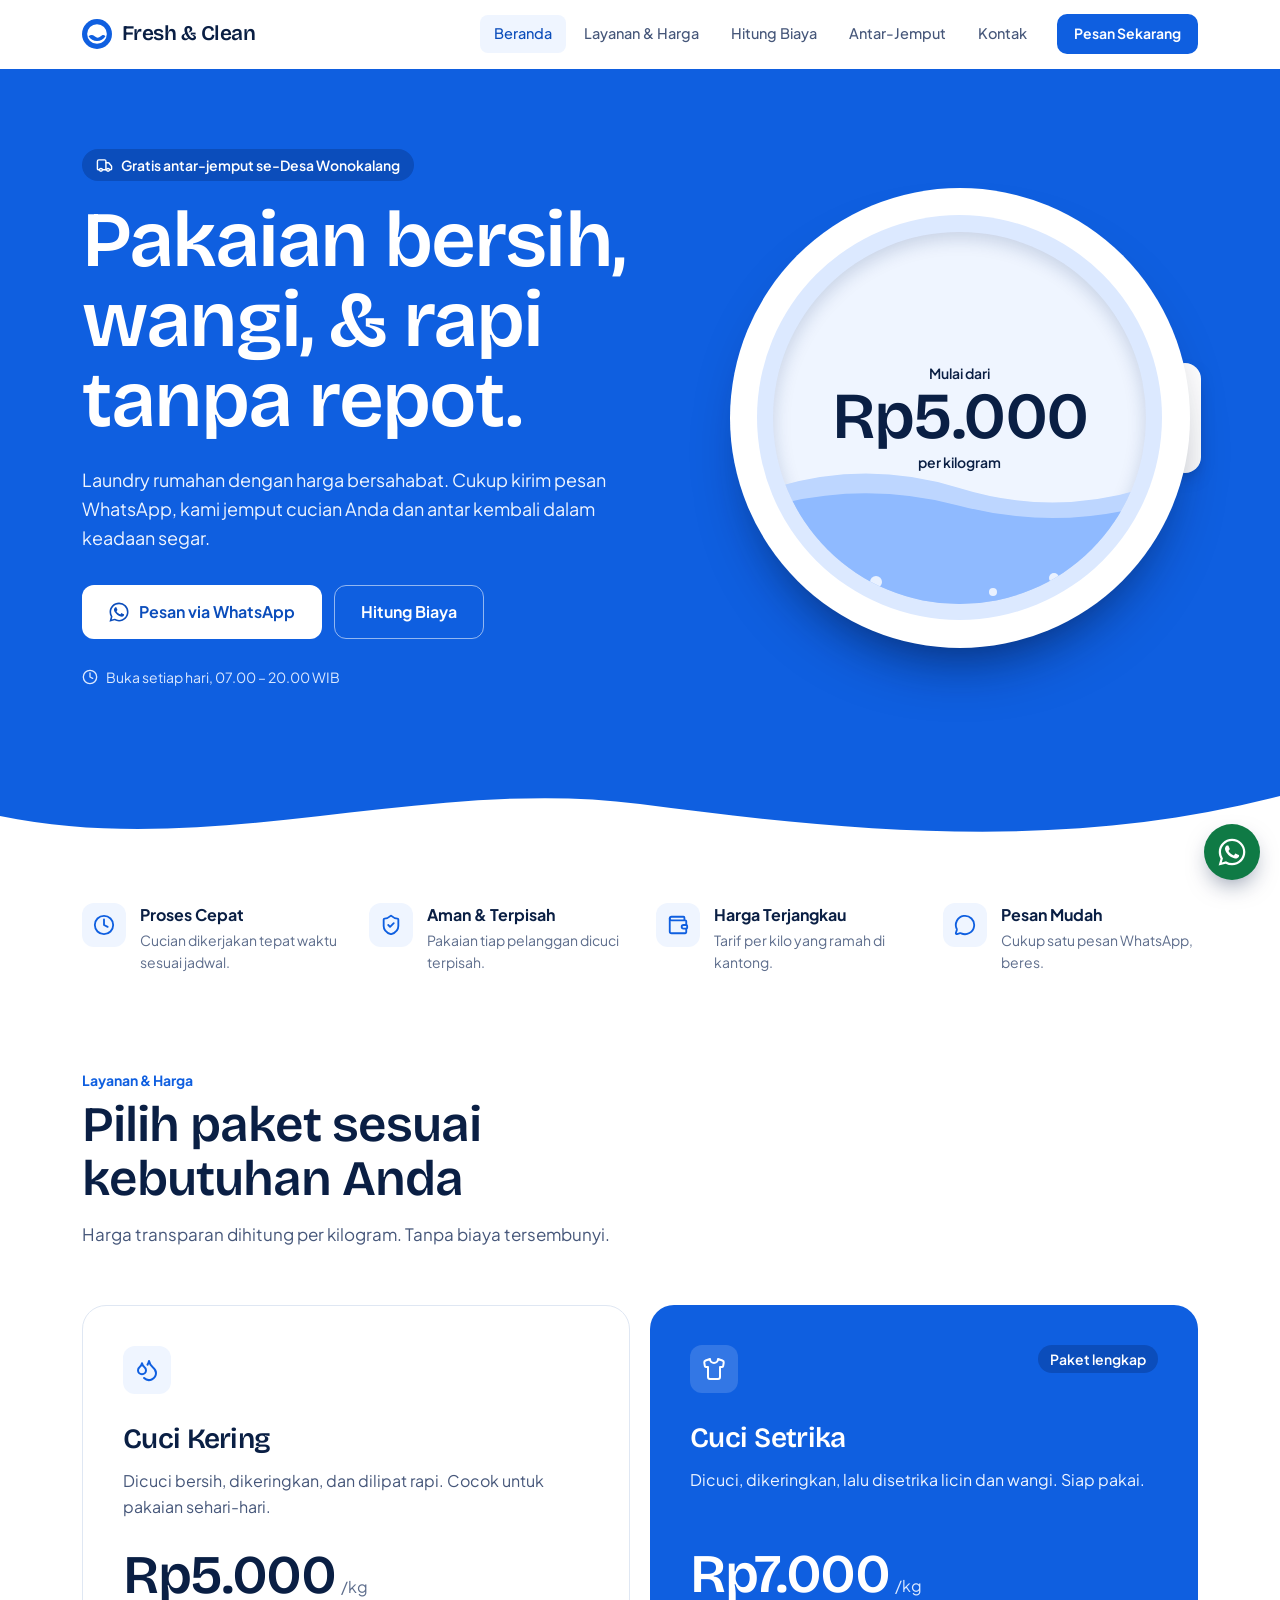
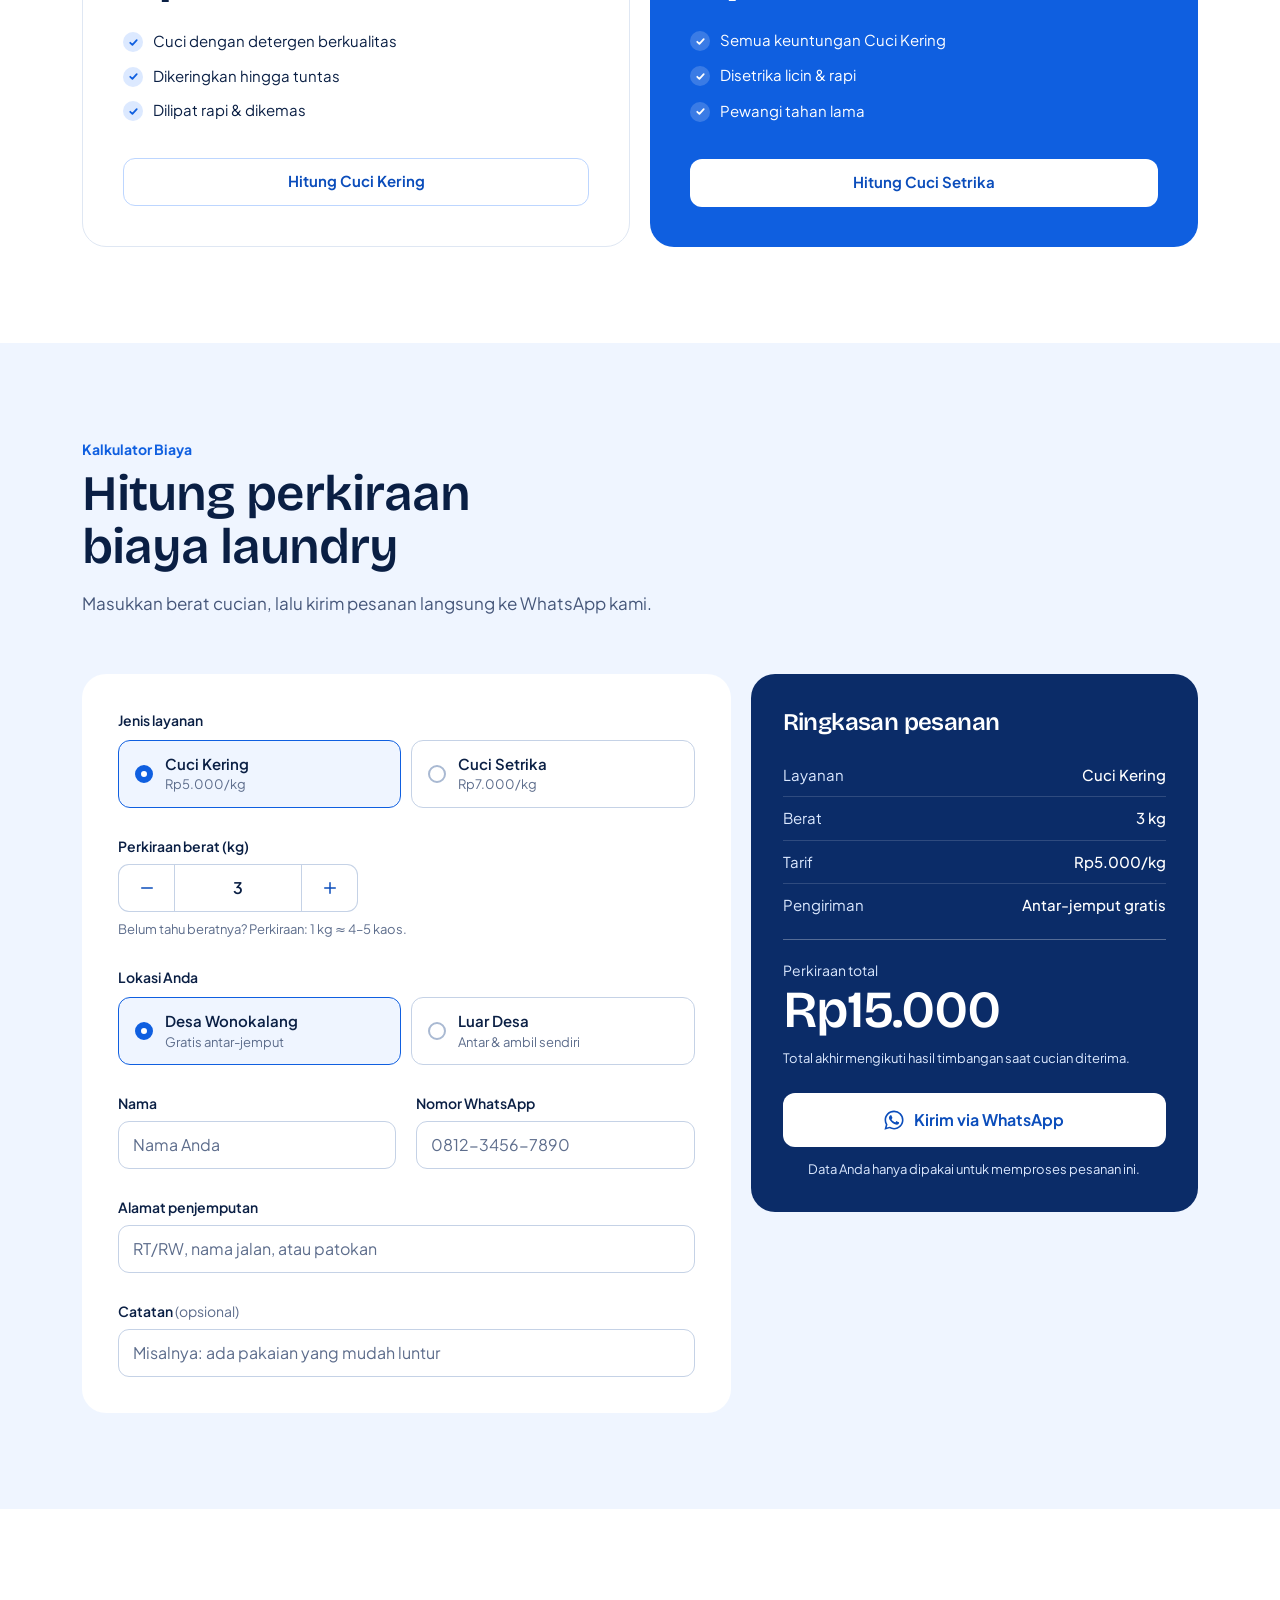
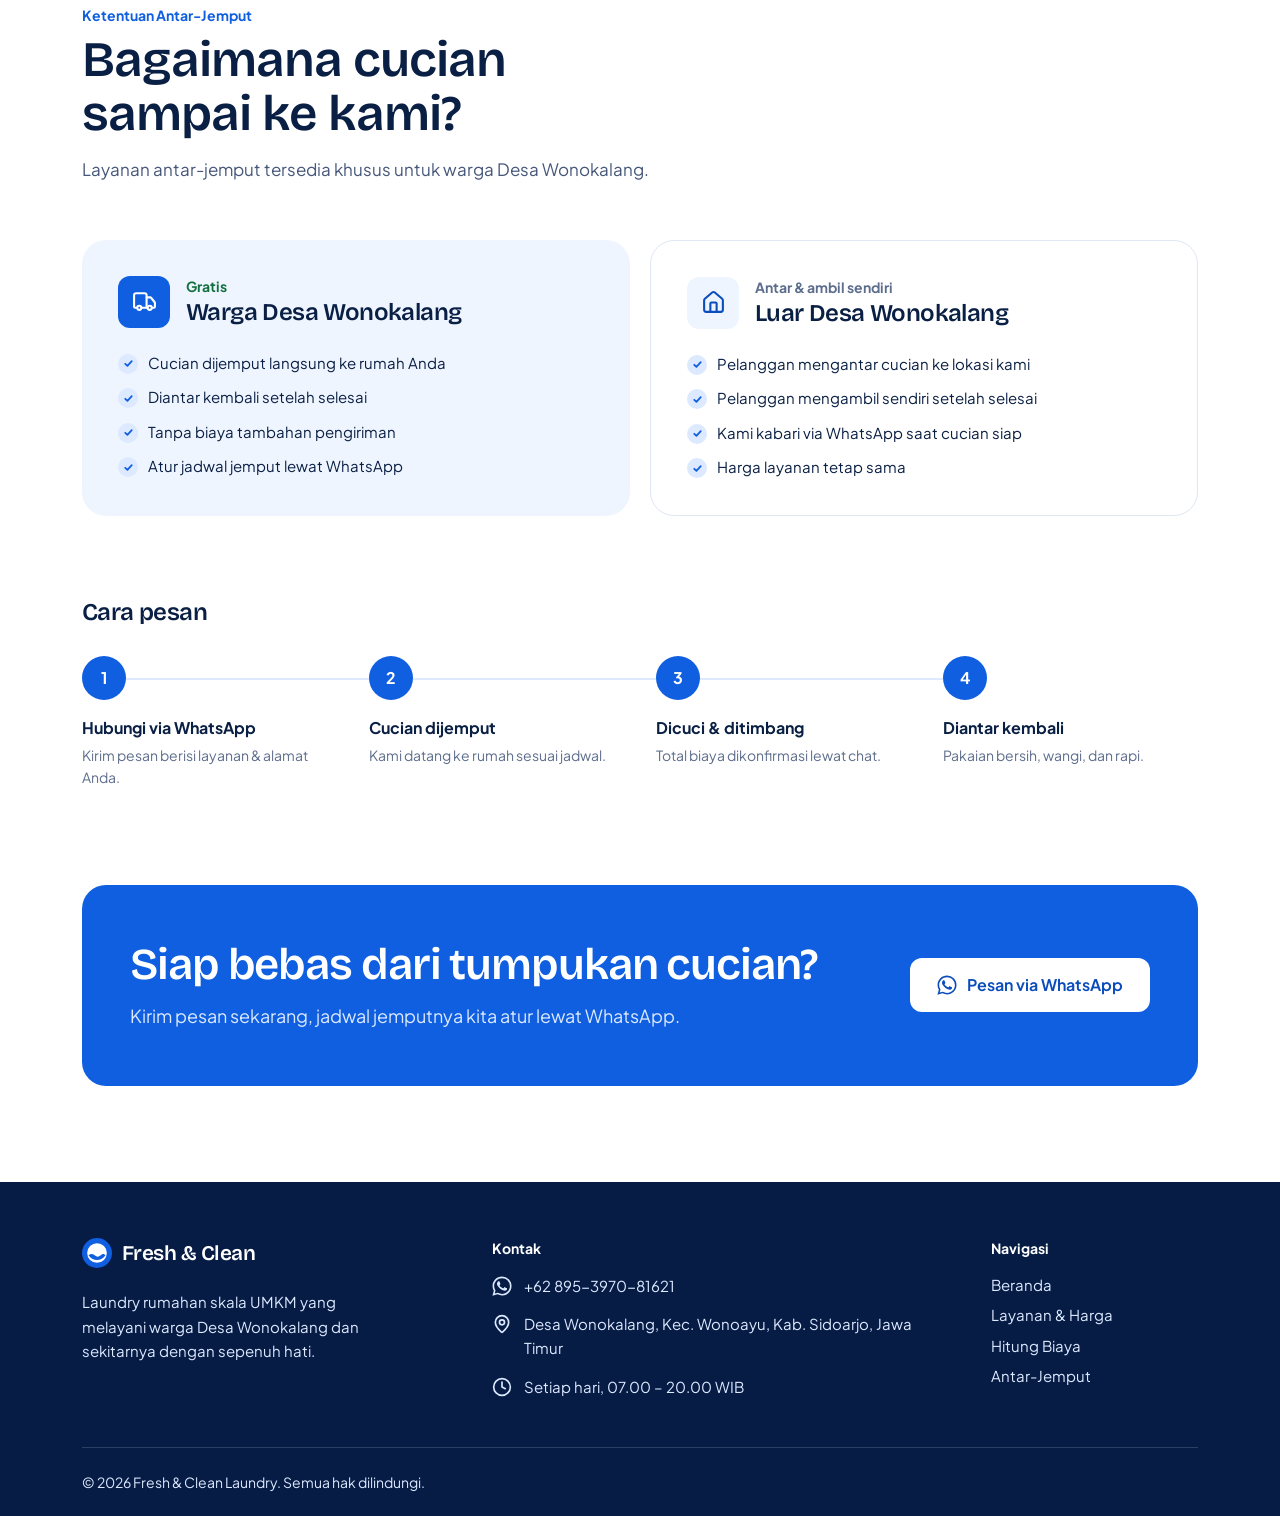
<file: projects/fresh-clean/index.html>
<!doctype html>
<html lang="id">
  <head>
    <meta charset="UTF-8" />
    <meta name="viewport" content="width=device-width, initial-scale=1.0" />
    <title>Fresh &amp; Clean Laundry | Laundry Rumahan Desa Wonokalang</title>
    <meta name="description" content="Jasa cuci kering Rp5.000/kg dan cuci setrika Rp7.000/kg. Gratis antar-jemput untuk warga Desa Wonokalang. Hitung biaya dan pesan mudah lewat WhatsApp." />
    <meta name="theme-color" content="#0f5fe0" />
    <meta property="og:type" content="website" />
    <meta property="og:locale" content="id_ID" />
    <meta property="og:title" content="Fresh &amp; Clean Laundry" />
    <meta property="og:description" content="Cuci kering Rp5.000/kg, cuci setrika Rp7.000/kg. Gratis antar-jemput se-Desa Wonokalang. Pesan lewat WhatsApp." />
    <link rel="icon" type="image/svg+xml" href="./favicon.svg" />
    <script type="application/ld+json">{"@context":"https://schema.org","@type":"DryCleaningOrLaundry","name":"Fresh & Clean Laundry","telephone":"+62895397081621","openingHours":"Mo-Su 07:00-20:00","priceRange":"Rp5000-Rp7000 per kg","areaServed":"Desa Wonokalang","address":{"@type":"PostalAddress","streetAddress":"Desa Wonokalang, Kec. Wonoayu, Kab. Sidoarjo, Jawa Timur","addressRegion":"Jawa Timur","addressCountry":"ID"}}</script>
    <script type="module" crossorigin src="./assets/main-CIRRnVP1.js"></script>
    <link rel="modulepreload" crossorigin href="./assets/jsx-runtime-PP8ow6Vp.js">
    <link rel="stylesheet" crossorigin href="./assets/jsx-runtime-1Gb7OX1W.css">
  </head>
  <body>
    <div id="root"><link rel="preload" as="image" href="./favicon.svg"/><a href="#konten" class="sr-only focus:not-sr-only focus:fixed focus:left-4 focus:top-4 focus:z-[60] focus:rounded-lg focus:bg-white focus:px-4 focus:py-2 focus:text-ink focus:shadow-lg">Langsung ke isi halaman</a><header class="sticky top-0 z-50 border-b bg-white transition-colors border-transparent"><div class="wrap relative flex h-[68px] items-center justify-between gap-6"><a href="#beranda" aria-label="Fresh &amp; Clean Laundry, ke beranda" class="inline-flex items-center gap-2.5 font-display text-[1.3rem] font-semibold tracking-tight text-ink"><img src="./favicon.svg" alt="" width="30" height="30" class="h-[30px] w-[30px]"/>Fresh &amp; Clean</a><nav aria-label="Navigasi utama" class="hidden items-center gap-1 lg:flex"><a href="#beranda" aria-current="true" class="rounded-lg px-3.5 py-2 text-[14.5px] font-medium transition-colors hover:text-tide-700 bg-tide-50 text-tide-700">Beranda</a><a href="#layanan" class="rounded-lg px-3.5 py-2 text-[14.5px] font-medium transition-colors hover:text-tide-700 text-body">Layanan &amp; Harga</a><a href="#kalkulator" class="rounded-lg px-3.5 py-2 text-[14.5px] font-medium transition-colors hover:text-tide-700 text-body">Hitung Biaya</a><a href="#antar-jemput" class="rounded-lg px-3.5 py-2 text-[14.5px] font-medium transition-colors hover:text-tide-700 text-body">Antar-Jemput</a><a href="#kontak" class="rounded-lg px-3.5 py-2 text-[14.5px] font-medium transition-colors hover:text-tide-700 text-body">Kontak</a><a href="https://wa.me/62895397081621?text=Halo%20Fresh%20%26%20Clean%20Laundry%2C%20saya%20ingin%20bertanya%20tentang%20layanan%20laundry." target="_blank" rel="noopener" class="btn btn-sm btn-primary ml-3">Pesan Sekarang</a></nav><button type="button" aria-expanded="false" aria-controls="menu-ponsel" aria-label="Buka menu" class="-mr-2 grid h-11 w-11 cursor-pointer place-items-center rounded-lg text-ink lg:hidden"><svg xmlns="http://www.w3.org/2000/svg" width="24" height="24" viewBox="0 0 24 24" fill="none" stroke="currentColor" stroke-width="2" stroke-linecap="round" stroke-linejoin="round" class="lucide lucide-menu" aria-hidden="true"><path d="M4 5h16"></path><path d="M4 12h16"></path><path d="M4 19h16"></path></svg></button></div></header><main id="konten"><section id="beranda" class="on-blue relative overflow-hidden bg-tide-600 text-white"><div class="wrap grid items-center gap-12 pb-28 pt-12 lg:grid-cols-[1.1fr_.9fr] lg:gap-14 lg:pb-40 lg:pt-20"><div><p class="inline-flex items-center gap-2 rounded-full bg-tide-700 px-3.5 py-1.5 text-sm font-semibold"><svg xmlns="http://www.w3.org/2000/svg" width="17" height="17" viewBox="0 0 24 24" fill="none" stroke="currentColor" stroke-width="2" stroke-linecap="round" stroke-linejoin="round" class="lucide lucide-truck" aria-hidden="true"><path d="M14 18V6a2 2 0 0 0-2-2H4a2 2 0 0 0-2 2v11a1 1 0 0 0 1 1h2"></path><path d="M15 18H9"></path><path d="M19 18h2a1 1 0 0 0 1-1v-3.65a1 1 0 0 0-.22-.624l-3.48-4.35A1 1 0 0 0 17.52 8H14"></path><circle cx="17" cy="18" r="2"></circle><circle cx="7" cy="18" r="2"></circle></svg>Gratis antar-jemput se-<!-- -->Desa Wonokalang</p><h1 class="mt-5 font-display text-[clamp(2.75rem,6.2vw,4.9rem)] font-semibold leading-[1.02] tracking-[-.025em] text-white">Pakaian bersih, wangi, &amp; rapi tanpa repot.</h1><p class="mt-6 max-w-xl text-lg leading-relaxed text-tide-50">Laundry rumahan dengan harga bersahabat. Cukup kirim pesan WhatsApp, kami jemput cucian Anda dan antar kembali dalam keadaan segar.</p><div class="mt-8 flex flex-col gap-3 sm:flex-row"><a href="https://wa.me/62895397081621?text=Halo%20Fresh%20%26%20Clean%20Laundry%2C%20saya%20ingin%20memesan%20layanan%20laundry." target="_blank" rel="noopener" class="btn btn-lg btn-white"><svg class="h-5 w-5" viewBox="0 0 24 24" fill="currentColor" aria-hidden="true"><path d="M17.47 14.38c-.3-.15-1.75-.86-2.02-.96-.27-.1-.47-.15-.67.15-.2.3-.77.96-.94 1.16-.17.2-.35.22-.64.07-.3-.15-1.26-.46-2.4-1.48-.89-.79-1.49-1.77-1.66-2.07-.17-.3-.02-.46.13-.6.13-.14.3-.35.45-.52.15-.17.2-.3.3-.5.1-.2.05-.37-.03-.52-.07-.15-.67-1.6-.92-2.2-.24-.58-.49-.5-.67-.5h-.57c-.2 0-.52.07-.8.37-.27.3-1.04 1.02-1.04 2.48s1.07 2.88 1.21 3.08c.15.2 2.1 3.2 5.08 4.48.71.31 1.27.49 1.7.63.71.23 1.36.2 1.88.12.57-.09 1.75-.72 2-1.41.25-.69.25-1.29.17-1.41-.07-.12-.27-.2-.57-.35zM12.04 21.5h-.01a9.45 9.45 0 0 1-4.82-1.32l-.35-.2-3.58.94.96-3.49-.23-.36a9.43 9.43 0 0 1-1.45-5.03c0-5.22 4.25-9.47 9.48-9.47 2.53 0 4.91.99 6.7 2.78a9.4 9.4 0 0 1 2.77 6.7c0 5.22-4.25 9.46-9.47 9.46zm8.06-17.53A11.33 11.33 0 0 0 12.04.63C5.76.63.65 5.74.65 12.02c0 2 .52 3.96 1.52 5.69L.55 23.6l6.04-1.58a11.36 11.36 0 0 0 5.44 1.39h.01c6.28 0 11.39-5.11 11.39-11.39 0-3.04-1.19-5.9-3.33-8.05z"></path></svg>Pesan via WhatsApp</a><a href="#kalkulator" class="btn btn-lg btn-ghost-white">Hitung Biaya</a></div><p class="mt-7 flex items-center gap-2 text-sm text-tide-100"><svg xmlns="http://www.w3.org/2000/svg" width="16" height="16" viewBox="0 0 24 24" fill="none" stroke="currentColor" stroke-width="2" stroke-linecap="round" stroke-linejoin="round" class="lucide lucide-clock shrink-0" aria-hidden="true"><circle cx="12" cy="12" r="10"></circle><path d="M12 6v6l4 2"></path></svg>Buka <!-- -->setiap hari, 07.00 – 20.00 WIB</p></div><div class="relative mx-auto w-full max-w-[300px] sm:max-w-[400px] lg:max-w-[460px]"><span aria-hidden="true" class="absolute -right-[2.5%] top-[38%] h-[24%] w-[7%] rounded-full bg-white shadow-[0_8px_18px_-8px_rgba(7,28,69,.6)]"></span><div class="relative rounded-full bg-white p-[6%] shadow-[0_34px_60px_-30px_rgba(4,18,50,.75)]"><div class="rounded-full bg-tide-100 p-[4%]"><div class="relative aspect-square overflow-hidden rounded-full bg-tide-50 shadow-[inset_0_6px_18px_rgba(11,44,104,.18)]"><div aria-hidden="true" class="absolute inset-x-0 bottom-0 h-[36%]"><svg viewBox="0 0 800 100" preserveAspectRatio="none" class="absolute bottom-0 left-0 h-[108%] w-[200%] animate-tide-slow fill-tide-200"><path d="M0 20 Q100 0 200 20 T400 20 T600 20 T800 20 V100 H0 Z"></path></svg><svg viewBox="0 0 800 100" preserveAspectRatio="none" class="absolute bottom-0 left-0 h-[92%] w-[200%] animate-tide fill-tide-300"><path d="M0 20 Q100 0 200 20 T400 20 T600 20 T800 20 V100 H0 Z"></path></svg><span class="absolute bottom-[12%] left-[26%] h-3 w-3 animate-rise rounded-full bg-white/80"></span><span class="absolute bottom-[6%] left-[58%] h-2 w-2 animate-rise rounded-full bg-white/80 [animation-delay:1.5s]"></span><span class="absolute bottom-[16%] left-[74%] h-2.5 w-2.5 animate-rise rounded-full bg-white/80 [animation-delay:3s]"></span></div><div class="absolute inset-0 grid place-content-center text-center text-ink"><p class="text-sm font-semibold">Mulai dari</p><p class="font-display text-[clamp(2.6rem,9vw,4.1rem)] font-semibold leading-[1.05] tracking-tight">Rp5.000</p><p class="text-sm font-semibold">per kilogram</p></div></div></div></div></div></div><svg aria-hidden="true" viewBox="0 0 1440 80" preserveAspectRatio="none" class="absolute -bottom-px left-0 h-[44px] w-full fill-white lg:h-[80px]"><path d="M0 48 C240 92 480 8 720 36 S1200 84 1440 28 V80 H0 Z"></path></svg></section><section aria-label="Keunggulan" class="wrap grid gap-x-8 gap-y-7 py-10 sm:grid-cols-2 lg:grid-cols-4 lg:py-14"><div class="flex gap-3.5"><span class="grid h-11 w-11 shrink-0 place-items-center rounded-xl bg-tide-50 text-tide-600"><svg xmlns="http://www.w3.org/2000/svg" width="22" height="22" viewBox="0 0 24 24" fill="none" stroke="currentColor" stroke-width="2" stroke-linecap="round" stroke-linejoin="round" class="lucide lucide-clock" aria-hidden="true"><circle cx="12" cy="12" r="10"></circle><path d="M12 6v6l4 2"></path></svg></span><div><h2 class="font-bold">Proses Cepat</h2><p class="mt-0.5 text-sm leading-relaxed text-muted">Cucian dikerjakan tepat waktu sesuai jadwal.</p></div></div><div class="flex gap-3.5"><span class="grid h-11 w-11 shrink-0 place-items-center rounded-xl bg-tide-50 text-tide-600"><svg xmlns="http://www.w3.org/2000/svg" width="22" height="22" viewBox="0 0 24 24" fill="none" stroke="currentColor" stroke-width="2" stroke-linecap="round" stroke-linejoin="round" class="lucide lucide-shield-check" aria-hidden="true"><path d="M20 13c0 5-3.5 7.5-7.66 8.95a1 1 0 0 1-.67-.01C7.5 20.5 4 18 4 13V6a1 1 0 0 1 1-1c2 0 4.5-1.2 6.24-2.72a1.17 1.17 0 0 1 1.52 0C14.51 3.81 17 5 19 5a1 1 0 0 1 1 1z"></path><path d="m9 12 2 2 4-4"></path></svg></span><div><h2 class="font-bold">Aman &amp; Terpisah</h2><p class="mt-0.5 text-sm leading-relaxed text-muted">Pakaian tiap pelanggan dicuci terpisah.</p></div></div><div class="flex gap-3.5"><span class="grid h-11 w-11 shrink-0 place-items-center rounded-xl bg-tide-50 text-tide-600"><svg xmlns="http://www.w3.org/2000/svg" width="22" height="22" viewBox="0 0 24 24" fill="none" stroke="currentColor" stroke-width="2" stroke-linecap="round" stroke-linejoin="round" class="lucide lucide-wallet" aria-hidden="true"><path d="M19 7V4a1 1 0 0 0-1-1H5a2 2 0 0 0 0 4h15a1 1 0 0 1 1 1v4h-3a2 2 0 0 0 0 4h3a1 1 0 0 0 1-1v-2a1 1 0 0 0-1-1"></path><path d="M3 5v14a2 2 0 0 0 2 2h15a1 1 0 0 0 1-1v-4"></path></svg></span><div><h2 class="font-bold">Harga Terjangkau</h2><p class="mt-0.5 text-sm leading-relaxed text-muted">Tarif per kilo yang ramah di kantong.</p></div></div><div class="flex gap-3.5"><span class="grid h-11 w-11 shrink-0 place-items-center rounded-xl bg-tide-50 text-tide-600"><svg xmlns="http://www.w3.org/2000/svg" width="22" height="22" viewBox="0 0 24 24" fill="none" stroke="currentColor" stroke-width="2" stroke-linecap="round" stroke-linejoin="round" class="lucide lucide-message-circle" aria-hidden="true"><path d="M2.992 16.342a2 2 0 0 1 .094 1.167l-1.065 3.29a1 1 0 0 0 1.236 1.168l3.413-.998a2 2 0 0 1 1.099.092 10 10 0 1 0-4.777-4.719"></path></svg></span><div><h2 class="font-bold">Pesan Mudah</h2><p class="mt-0.5 text-sm leading-relaxed text-muted">Cukup satu pesan WhatsApp, beres.</p></div></div></section><section id="layanan" class="wrap pb-16 pt-6 lg:pb-24 lg:pt-10"><div class="mb-10 max-w-2xl lg:mb-14"><p class="text-sm font-bold text-tide-600">Layanan &amp; Harga</p><h2 class="mt-2 font-display text-[clamp(2rem,4.2vw,3.1rem)] font-semibold leading-[1.08] tracking-[-.02em] text-balance">Pilih paket sesuai kebutuhan Anda</h2><p class="mt-4 text-[17px] leading-relaxed">Harga transparan dihitung per kilogram. Tanpa biaya tersembunyi.</p></div><div class="grid gap-5 md:grid-cols-2"><article class="flex flex-col rounded-3xl border border-line bg-white p-7 lg:p-10"><span class="grid h-12 w-12 place-items-center rounded-xl bg-tide-50 text-tide-600"><svg xmlns="http://www.w3.org/2000/svg" width="24" height="24" viewBox="0 0 24 24" fill="none" stroke="currentColor" stroke-width="2" stroke-linecap="round" stroke-linejoin="round" class="lucide lucide-droplets" aria-hidden="true"><path d="M7 16.3c2.2 0 4-1.83 4-4.05 0-1.16-.57-2.26-1.71-3.19S7.29 6.75 7 5.3c-.29 1.45-1.14 2.84-2.29 3.76S3 11.1 3 12.25c0 2.22 1.8 4.05 4 4.05z"></path><path d="M12.56 6.6A10.97 10.97 0 0 0 14 3.02c.5 2.5 2 4.9 4 6.5s3 3.5 3 5.5a6.98 6.98 0 0 1-11.91 4.97"></path></svg></span><h3 class="mt-6 font-display text-[1.75rem] font-semibold tracking-tight">Cuci Kering</h3><p class="mt-2 leading-relaxed md:min-h-[3.25rem]">Dicuci bersih, dikeringkan, dan dilipat rapi. Cocok untuk pakaian sehari-hari.</p><p class="my-7 flex items-baseline gap-1.5 text-ink"><span class="font-display text-[clamp(2.6rem,14vw,3.4rem)] font-semibold leading-none tracking-tight">Rp5.000</span><span class="text-muted">/kg</span></p><ul class="check-list mb-9 flex-1 text-ink"><li>Cuci dengan detergen berkualitas</li><li>Dikeringkan hingga tuntas</li><li>Dilipat rapi &amp; dikemas</li></ul><a href="#kalkulator" class="btn btn-line w-full">Hitung <!-- -->Cuci Kering</a></article><article class="on-blue flex flex-col rounded-3xl bg-tide-600 p-7 text-tide-50 lg:p-10"><div class="flex items-start justify-between gap-4"><span class="grid h-12 w-12 place-items-center rounded-xl bg-white/15 text-white"><svg xmlns="http://www.w3.org/2000/svg" width="24" height="24" viewBox="0 0 24 24" fill="none" stroke="currentColor" stroke-width="2" stroke-linecap="round" stroke-linejoin="round" class="lucide lucide-shirt" aria-hidden="true"><path d="M20.38 3.46 16 2a4 4 0 0 1-8 0L3.62 3.46a2 2 0 0 0-1.34 2.23l.58 3.47a1 1 0 0 0 .99.84H6v10c0 1.1.9 2 2 2h8a2 2 0 0 0 2-2V10h2.15a1 1 0 0 0 .99-.84l.58-3.47a2 2 0 0 0-1.34-2.23z"></path></svg></span><span class="rounded-full bg-tide-700 px-3 py-1 text-sm font-semibold text-white">Paket lengkap</span></div><h3 class="mt-6 font-display text-[1.75rem] font-semibold tracking-tight text-white">Cuci Setrika</h3><p class="mt-2 leading-relaxed md:min-h-[3.25rem]">Dicuci, dikeringkan, lalu disetrika licin dan wangi. Siap pakai.</p><p class="my-7 flex items-baseline gap-1.5 text-white"><span class="font-display text-[clamp(2.6rem,14vw,3.4rem)] font-semibold leading-none tracking-tight">Rp7.000</span><span class="text-tide-100">/kg</span></p><ul class="check-list check-list-light mb-9 flex-1 text-white"><li>Semua keuntungan <!-- -->Cuci Kering</li><li>Disetrika licin &amp; rapi</li><li>Pewangi tahan lama</li></ul><a href="#kalkulator" class="btn btn-white w-full">Hitung <!-- -->Cuci Setrika</a></article></div></section><section id="kalkulator" class="bg-tide-50 py-16 lg:py-24"><div class="wrap"><div class="mb-10 max-w-2xl lg:mb-14"><p class="text-sm font-bold text-tide-600">Kalkulator Biaya</p><h2 class="mt-2 font-display text-[clamp(2rem,4.2vw,3.1rem)] font-semibold leading-[1.08] tracking-[-.02em] text-balance">Hitung perkiraan biaya laundry</h2><p class="mt-4 text-[17px] leading-relaxed">Masukkan berat cucian, lalu kirim pesanan langsung ke WhatsApp kami.</p></div><form noValidate="" class="grid items-start gap-5 lg:grid-cols-[1.45fr_1fr]"><div class="grid gap-7 rounded-3xl bg-white p-6 sm:p-9"><fieldset><legend class="mb-2.5 text-sm font-semibold text-ink">Jenis layanan</legend><div class="grid gap-2.5 sm:grid-cols-2"><label class="relative flex cursor-pointer items-center gap-3 rounded-xl border-[1.5px] border-[#c5d2e6] bg-white px-4 py-3 transition-colors hover:border-tide-300 has-checked:border-tide-600 has-checked:bg-tide-50 has-focus-visible:outline-2 has-focus-visible:outline-offset-3 has-focus-visible:outline-tide-600"><input type="radio" class="peer sr-only" name="layanan" checked="" value="kering"/><span aria-hidden="true" class="h-[18px] w-[18px] shrink-0 rounded-full border-2 border-[#a9b9d2] bg-white transition-all peer-checked:border-[6px] peer-checked:border-tide-600"></span><span class="min-w-0"><span class="block text-[15px] font-semibold text-ink">Cuci Kering</span><span class="block text-[13px] text-muted">Rp5.000/kg</span></span></label><label class="relative flex cursor-pointer items-center gap-3 rounded-xl border-[1.5px] border-[#c5d2e6] bg-white px-4 py-3 transition-colors hover:border-tide-300 has-checked:border-tide-600 has-checked:bg-tide-50 has-focus-visible:outline-2 has-focus-visible:outline-offset-3 has-focus-visible:outline-tide-600"><input type="radio" class="peer sr-only" name="layanan" value="setrika"/><span aria-hidden="true" class="h-[18px] w-[18px] shrink-0 rounded-full border-2 border-[#a9b9d2] bg-white transition-all peer-checked:border-[6px] peer-checked:border-tide-600"></span><span class="min-w-0"><span class="block text-[15px] font-semibold text-ink">Cuci Setrika</span><span class="block text-[13px] text-muted">Rp7.000/kg</span></span></label></div></fieldset><div class="grid content-start gap-2"><label for="berat" class="text-sm font-semibold text-ink">Perkiraan berat (kg)<!-- --> </label><div class="flex max-w-full sm:max-w-[240px]"><button type="button" aria-label="Kurangi berat" class="grid h-12 w-14 shrink-0 cursor-pointer place-items-center rounded-l-[11px] border-[1.5px] border-r-0 border-[#c5d2e6] bg-white text-tide-700 transition-colors hover:bg-tide-50"><svg xmlns="http://www.w3.org/2000/svg" width="18" height="18" viewBox="0 0 24 24" fill="none" stroke="currentColor" stroke-width="2" stroke-linecap="round" stroke-linejoin="round" class="lucide lucide-minus" aria-hidden="true"><path d="M5 12h14"></path></svg></button><input id="berat" type="text" inputMode="decimal" autoComplete="off" aria-invalid="false" class="input relative z-10 rounded-none text-center font-semibold" value="3"/><button type="button" aria-label="Tambah berat" class="grid h-12 w-14 shrink-0 cursor-pointer place-items-center rounded-r-[11px] border-[1.5px] border-l-0 border-[#c5d2e6] bg-white text-tide-700 transition-colors hover:bg-tide-50"><svg xmlns="http://www.w3.org/2000/svg" width="18" height="18" viewBox="0 0 24 24" fill="none" stroke="currentColor" stroke-width="2" stroke-linecap="round" stroke-linejoin="round" class="lucide lucide-plus" aria-hidden="true"><path d="M5 12h14"></path><path d="M12 5v14"></path></svg></button></div><p class="text-[13px] text-muted">Belum tahu beratnya? Perkiraan: 1 kg ≈ 4–5 kaos.</p></div><fieldset><legend class="mb-2.5 text-sm font-semibold text-ink">Lokasi Anda</legend><div class="grid gap-2.5 sm:grid-cols-2"><label class="relative flex cursor-pointer items-center gap-3 rounded-xl border-[1.5px] border-[#c5d2e6] bg-white px-4 py-3 transition-colors hover:border-tide-300 has-checked:border-tide-600 has-checked:bg-tide-50 has-focus-visible:outline-2 has-focus-visible:outline-offset-3 has-focus-visible:outline-tide-600"><input type="radio" class="peer sr-only" name="wilayah" checked="" value="dalam"/><span aria-hidden="true" class="h-[18px] w-[18px] shrink-0 rounded-full border-2 border-[#a9b9d2] bg-white transition-all peer-checked:border-[6px] peer-checked:border-tide-600"></span><span class="min-w-0"><span class="block text-[15px] font-semibold text-ink">Desa Wonokalang</span><span class="block text-[13px] text-muted">Gratis antar-jemput</span></span></label><label class="relative flex cursor-pointer items-center gap-3 rounded-xl border-[1.5px] border-[#c5d2e6] bg-white px-4 py-3 transition-colors hover:border-tide-300 has-checked:border-tide-600 has-checked:bg-tide-50 has-focus-visible:outline-2 has-focus-visible:outline-offset-3 has-focus-visible:outline-tide-600"><input type="radio" class="peer sr-only" name="wilayah" value="luar"/><span aria-hidden="true" class="h-[18px] w-[18px] shrink-0 rounded-full border-2 border-[#a9b9d2] bg-white transition-all peer-checked:border-[6px] peer-checked:border-tide-600"></span><span class="min-w-0"><span class="block text-[15px] font-semibold text-ink">Luar Desa</span><span class="block text-[13px] text-muted">Antar &amp; ambil sendiri</span></span></label></div></fieldset><div class="grid gap-5 sm:grid-cols-2"><div class="grid content-start gap-2"><label for="nama" class="text-sm font-semibold text-ink">Nama<!-- --> </label><input id="nama" type="text" autoComplete="name" placeholder="Nama Anda" maxLength="80" aria-invalid="false" class="input" value=""/></div><div class="grid content-start gap-2"><label for="telepon" class="text-sm font-semibold text-ink">Nomor WhatsApp<!-- --> </label><input id="telepon" type="tel" inputMode="tel" autoComplete="tel" placeholder="0812-3456-7890" maxLength="24" aria-invalid="false" class="input" value=""/></div></div><div class="grid content-start gap-2"><label for="alamat" class="text-sm font-semibold text-ink">Alamat penjemputan<!-- --> </label><input id="alamat" type="text" autoComplete="street-address" placeholder="RT/RW, nama jalan, atau patokan" maxLength="200" aria-invalid="false" class="input" value=""/></div><div class="grid content-start gap-2"><label for="catatan" class="text-sm font-semibold text-ink">Catatan<!-- --> <span class="font-normal text-muted">(opsional)</span></label><input id="catatan" type="text" autoComplete="off" placeholder="Misalnya: ada pakaian yang mudah luntur" maxLength="200" aria-invalid="false" class="input" value=""/></div><div aria-hidden="true" class="absolute -left-[9999px] h-px w-px overflow-hidden"><label>Website<input type="text" tabindex="-1" autoComplete="off" value=""/></label></div></div><aside class="on-blue rounded-3xl bg-tide-900 p-6 text-tide-100 sm:p-8 lg:sticky lg:top-[88px]"><h3 class="font-display text-2xl font-semibold tracking-tight text-white">Ringkasan pesanan</h3><dl class="mt-4 divide-y divide-white/15 text-[15px]"><div class="flex justify-between gap-4 py-2.5"><dt>Layanan</dt><dd class="text-right font-medium text-white">Cuci Kering</dd></div><div class="flex justify-between gap-4 py-2.5"><dt>Berat</dt><dd class="text-right font-medium text-white">3 kg</dd></div><div class="flex justify-between gap-4 py-2.5"><dt>Tarif</dt><dd class="text-right font-medium text-white">Rp5.000<!-- -->/kg</dd></div><div class="flex justify-between gap-4 py-2.5"><dt>Pengiriman</dt><dd class="text-right font-medium text-white">Antar-jemput gratis</dd></div></dl><div class="mt-3 border-t border-white/30 pt-5" aria-live="polite"><p class="text-sm">Perkiraan total</p><p class="mt-1 font-display text-[3.25rem] font-semibold leading-none tracking-tight text-white" data-testid="total">Rp15.000</p></div><p class="mb-6 mt-3 text-[13px] leading-relaxed">Total akhir mengikuti hasil timbangan saat cucian diterima.</p><button type="submit" class="btn btn-lg btn-white w-full"><svg class="h-5 w-5" viewBox="0 0 24 24" fill="currentColor" aria-hidden="true"><path d="M17.47 14.38c-.3-.15-1.75-.86-2.02-.96-.27-.1-.47-.15-.67.15-.2.3-.77.96-.94 1.16-.17.2-.35.22-.64.07-.3-.15-1.26-.46-2.4-1.48-.89-.79-1.49-1.77-1.66-2.07-.17-.3-.02-.46.13-.6.13-.14.3-.35.45-.52.15-.17.2-.3.3-.5.1-.2.05-.37-.03-.52-.07-.15-.67-1.6-.92-2.2-.24-.58-.49-.5-.67-.5h-.57c-.2 0-.52.07-.8.37-.27.3-1.04 1.02-1.04 2.48s1.07 2.88 1.21 3.08c.15.2 2.1 3.2 5.08 4.48.71.31 1.27.49 1.7.63.71.23 1.36.2 1.88.12.57-.09 1.75-.72 2-1.41.25-.69.25-1.29.17-1.41-.07-.12-.27-.2-.57-.35zM12.04 21.5h-.01a9.45 9.45 0 0 1-4.82-1.32l-.35-.2-3.58.94.96-3.49-.23-.36a9.43 9.43 0 0 1-1.45-5.03c0-5.22 4.25-9.47 9.48-9.47 2.53 0 4.91.99 6.7 2.78a9.4 9.4 0 0 1 2.77 6.7c0 5.22-4.25 9.46-9.47 9.46zm8.06-17.53A11.33 11.33 0 0 0 12.04.63C5.76.63.65 5.74.65 12.02c0 2 .52 3.96 1.52 5.69L.55 23.6l6.04-1.58a11.36 11.36 0 0 0 5.44 1.39h.01c6.28 0 11.39-5.11 11.39-11.39 0-3.04-1.19-5.9-3.33-8.05z"></path></svg>Kirim via WhatsApp</button><p class="mt-3 text-center text-[13px] leading-relaxed">Data Anda hanya dipakai untuk memproses pesanan ini.</p></aside></form></div></section><section id="antar-jemput" class="wrap py-16 lg:py-24"><div class="mb-10 max-w-2xl lg:mb-14"><p class="text-sm font-bold text-tide-600">Ketentuan Antar-Jemput</p><h2 class="mt-2 font-display text-[clamp(2rem,4.2vw,3.1rem)] font-semibold leading-[1.08] tracking-[-.02em] text-balance">Bagaimana cucian sampai ke kami?</h2><p class="mt-4 text-[17px] leading-relaxed">Layanan antar-jemput tersedia khusus untuk warga Desa Wonokalang.</p></div><div class="grid gap-5 md:grid-cols-2"><article class="rounded-3xl bg-tide-50 p-7 lg:p-9"><div class="flex items-center gap-4"><span class="grid h-13 w-13 shrink-0 place-items-center rounded-xl bg-tide-600 text-white"><svg xmlns="http://www.w3.org/2000/svg" width="25" height="25" viewBox="0 0 24 24" fill="none" stroke="currentColor" stroke-width="2" stroke-linecap="round" stroke-linejoin="round" class="lucide lucide-truck" aria-hidden="true"><path d="M14 18V6a2 2 0 0 0-2-2H4a2 2 0 0 0-2 2v11a1 1 0 0 0 1 1h2"></path><path d="M15 18H9"></path><path d="M19 18h2a1 1 0 0 0 1-1v-3.65a1 1 0 0 0-.22-.624l-3.48-4.35A1 1 0 0 0 17.52 8H14"></path><circle cx="17" cy="18" r="2"></circle><circle cx="7" cy="18" r="2"></circle></svg></span><div><p class="text-sm font-bold text-success">Gratis</p><h3 class="font-display text-2xl font-semibold tracking-tight">Warga <!-- -->Desa Wonokalang</h3></div></div><ul class="check-list mt-6 text-ink"><li>Cucian dijemput langsung ke rumah Anda</li><li>Diantar kembali setelah selesai</li><li>Tanpa biaya tambahan pengiriman</li><li>Atur jadwal jemput lewat WhatsApp</li></ul></article><article class="rounded-3xl border border-line p-7 lg:p-9"><div class="flex items-center gap-4"><span class="grid h-13 w-13 shrink-0 place-items-center rounded-xl bg-tide-50 text-tide-700"><svg xmlns="http://www.w3.org/2000/svg" width="25" height="25" viewBox="0 0 24 24" fill="none" stroke="currentColor" stroke-width="2" stroke-linecap="round" stroke-linejoin="round" class="lucide lucide-house lucide-home" aria-hidden="true"><path d="M15 21v-8a1 1 0 0 0-1-1h-4a1 1 0 0 0-1 1v8"></path><path d="M3 10a2 2 0 0 1 .709-1.528l7-6a2 2 0 0 1 2.582 0l7 6A2 2 0 0 1 21 10v9a2 2 0 0 1-2 2H5a2 2 0 0 1-2-2z"></path></svg></span><div><p class="text-sm font-bold text-muted">Antar &amp; ambil sendiri</p><h3 class="font-display text-2xl font-semibold tracking-tight">Luar <!-- -->Desa Wonokalang</h3></div></div><ul class="check-list mt-6 text-ink"><li>Pelanggan mengantar cucian ke lokasi kami</li><li>Pelanggan mengambil sendiri setelah selesai</li><li>Kami kabari via WhatsApp saat cucian siap</li><li>Harga layanan tetap sama</li></ul></article></div><h3 class="mt-16 font-display text-2xl font-semibold tracking-tight lg:mt-20">Cara pesan</h3><ol class="mt-7 grid gap-x-8 gap-y-8 sm:grid-cols-2 lg:grid-cols-4"><li class="relative"><span class="relative z-10 grid h-11 w-11 place-items-center rounded-full bg-tide-600 font-bold text-white">1</span><span aria-hidden="true" class="absolute left-11 right-[-2rem] top-[22px] hidden h-0.5 bg-tide-100 lg:block"></span><h4 class="mt-4 font-bold">Hubungi via WhatsApp</h4><p class="mt-1 text-sm leading-relaxed text-muted">Kirim pesan berisi layanan &amp; alamat Anda.</p></li><li class="relative"><span class="relative z-10 grid h-11 w-11 place-items-center rounded-full bg-tide-600 font-bold text-white">2</span><span aria-hidden="true" class="absolute left-11 right-[-2rem] top-[22px] hidden h-0.5 bg-tide-100 lg:block"></span><h4 class="mt-4 font-bold">Cucian dijemput</h4><p class="mt-1 text-sm leading-relaxed text-muted">Kami datang ke rumah sesuai jadwal.</p></li><li class="relative"><span class="relative z-10 grid h-11 w-11 place-items-center rounded-full bg-tide-600 font-bold text-white">3</span><span aria-hidden="true" class="absolute left-11 right-[-2rem] top-[22px] hidden h-0.5 bg-tide-100 lg:block"></span><h4 class="mt-4 font-bold">Dicuci &amp; ditimbang</h4><p class="mt-1 text-sm leading-relaxed text-muted">Total biaya dikonfirmasi lewat chat.</p></li><li class="relative"><span class="relative z-10 grid h-11 w-11 place-items-center rounded-full bg-tide-600 font-bold text-white">4</span><h4 class="mt-4 font-bold">Diantar kembali</h4><p class="mt-1 text-sm leading-relaxed text-muted">Pakaian bersih, wangi, dan rapi.</p></li></ol></section><section class="wrap pb-16 lg:pb-24"><div class="on-blue flex flex-col items-start justify-between gap-7 rounded-3xl bg-tide-600 px-7 py-10 md:flex-row md:items-center md:px-12 md:py-14"><div><h2 class="font-display text-3xl font-semibold tracking-tight text-white md:text-[2.75rem] md:leading-[1.1]">Siap bebas dari tumpukan cucian?</h2><p class="mt-3 text-lg text-tide-100">Kirim pesan sekarang, jadwal jemputnya kita atur lewat WhatsApp.</p></div><a href="https://wa.me/62895397081621?text=Halo%20Fresh%20%26%20Clean%20Laundry%2C%20saya%20ingin%20memesan%20jemput%20cucian." target="_blank" rel="noopener" class="btn btn-lg btn-white w-full shrink-0 md:w-auto"><svg class="h-5 w-5" viewBox="0 0 24 24" fill="currentColor" aria-hidden="true"><path d="M17.47 14.38c-.3-.15-1.75-.86-2.02-.96-.27-.1-.47-.15-.67.15-.2.3-.77.96-.94 1.16-.17.2-.35.22-.64.07-.3-.15-1.26-.46-2.4-1.48-.89-.79-1.49-1.77-1.66-2.07-.17-.3-.02-.46.13-.6.13-.14.3-.35.45-.52.15-.17.2-.3.3-.5.1-.2.05-.37-.03-.52-.07-.15-.67-1.6-.92-2.2-.24-.58-.49-.5-.67-.5h-.57c-.2 0-.52.07-.8.37-.27.3-1.04 1.02-1.04 2.48s1.07 2.88 1.21 3.08c.15.2 2.1 3.2 5.08 4.48.71.31 1.27.49 1.7.63.71.23 1.36.2 1.88.12.57-.09 1.75-.72 2-1.41.25-.69.25-1.29.17-1.41-.07-.12-.27-.2-.57-.35zM12.04 21.5h-.01a9.45 9.45 0 0 1-4.82-1.32l-.35-.2-3.58.94.96-3.49-.23-.36a9.43 9.43 0 0 1-1.45-5.03c0-5.22 4.25-9.47 9.48-9.47 2.53 0 4.91.99 6.7 2.78a9.4 9.4 0 0 1 2.77 6.7c0 5.22-4.25 9.46-9.47 9.46zm8.06-17.53A11.33 11.33 0 0 0 12.04.63C5.76.63.65 5.74.65 12.02c0 2 .52 3.96 1.52 5.69L.55 23.6l6.04-1.58a11.36 11.36 0 0 0 5.44 1.39h.01c6.28 0 11.39-5.11 11.39-11.39 0-3.04-1.19-5.9-3.33-8.05z"></path></svg>Pesan via WhatsApp</a></div></section><a href="https://wa.me/62895397081621?text=Halo%20Fresh%20%26%20Clean%20Laundry%2C%20saya%20ingin%20bertanya%20tentang%20layanan%20laundry." target="_blank" rel="noopener" aria-label="Chat WhatsApp" class="fixed bottom-5 right-5 z-40 grid h-14 w-14 place-items-center rounded-full bg-wa text-white shadow-[0_10px_24px_-8px_rgba(7,28,69,.55)] transition duration-200 hover:bg-wa-dark "><svg class="h-7 w-7" viewBox="0 0 24 24" fill="currentColor" aria-hidden="true"><path d="M17.47 14.38c-.3-.15-1.75-.86-2.02-.96-.27-.1-.47-.15-.67.15-.2.3-.77.96-.94 1.16-.17.2-.35.22-.64.07-.3-.15-1.26-.46-2.4-1.48-.89-.79-1.49-1.77-1.66-2.07-.17-.3-.02-.46.13-.6.13-.14.3-.35.45-.52.15-.17.2-.3.3-.5.1-.2.05-.37-.03-.52-.07-.15-.67-1.6-.92-2.2-.24-.58-.49-.5-.67-.5h-.57c-.2 0-.52.07-.8.37-.27.3-1.04 1.02-1.04 2.48s1.07 2.88 1.21 3.08c.15.2 2.1 3.2 5.08 4.48.71.31 1.27.49 1.7.63.71.23 1.36.2 1.88.12.57-.09 1.75-.72 2-1.41.25-.69.25-1.29.17-1.41-.07-.12-.27-.2-.57-.35zM12.04 21.5h-.01a9.45 9.45 0 0 1-4.82-1.32l-.35-.2-3.58.94.96-3.49-.23-.36a9.43 9.43 0 0 1-1.45-5.03c0-5.22 4.25-9.47 9.48-9.47 2.53 0 4.91.99 6.7 2.78a9.4 9.4 0 0 1 2.77 6.7c0 5.22-4.25 9.46-9.47 9.46zm8.06-17.53A11.33 11.33 0 0 0 12.04.63C5.76.63.65 5.74.65 12.02c0 2 .52 3.96 1.52 5.69L.55 23.6l6.04-1.58a11.36 11.36 0 0 0 5.44 1.39h.01c6.28 0 11.39-5.11 11.39-11.39 0-3.04-1.19-5.9-3.33-8.05z"></path></svg></a></main><footer id="kontak" class="on-blue bg-tide-950 pt-14 text-tide-100"><div class="wrap grid gap-10 pb-12 md:grid-cols-[1.2fr_1.5fr_.7fr] md:gap-14"><div><a href="#beranda" aria-label="Fresh &amp; Clean Laundry, ke beranda" class="inline-flex items-center gap-2.5 font-display text-[1.3rem] font-semibold tracking-tight text-white"><img src="./favicon.svg" alt="" width="30" height="30" class="h-[30px] w-[30px]"/>Fresh &amp; Clean</a><p class="mt-4 max-w-xs text-[15px] leading-relaxed">Laundry rumahan skala UMKM yang melayani warga <!-- -->Desa Wonokalang<!-- --> dan sekitarnya dengan sepenuh hati.</p></div><div><h2 class="mb-4 text-sm font-bold text-white">Kontak</h2><ul class="grid gap-3.5 text-[15px] leading-relaxed"><li class="flex gap-3"><svg class="mt-0.5 h-5 w-5 shrink-0" viewBox="0 0 24 24" fill="currentColor" aria-hidden="true"><path d="M17.47 14.38c-.3-.15-1.75-.86-2.02-.96-.27-.1-.47-.15-.67.15-.2.3-.77.96-.94 1.16-.17.2-.35.22-.64.07-.3-.15-1.26-.46-2.4-1.48-.89-.79-1.49-1.77-1.66-2.07-.17-.3-.02-.46.13-.6.13-.14.3-.35.45-.52.15-.17.2-.3.3-.5.1-.2.05-.37-.03-.52-.07-.15-.67-1.6-.92-2.2-.24-.58-.49-.5-.67-.5h-.57c-.2 0-.52.07-.8.37-.27.3-1.04 1.02-1.04 2.48s1.07 2.88 1.21 3.08c.15.2 2.1 3.2 5.08 4.48.71.31 1.27.49 1.7.63.71.23 1.36.2 1.88.12.57-.09 1.75-.72 2-1.41.25-.69.25-1.29.17-1.41-.07-.12-.27-.2-.57-.35zM12.04 21.5h-.01a9.45 9.45 0 0 1-4.82-1.32l-.35-.2-3.58.94.96-3.49-.23-.36a9.43 9.43 0 0 1-1.45-5.03c0-5.22 4.25-9.47 9.48-9.47 2.53 0 4.91.99 6.7 2.78a9.4 9.4 0 0 1 2.77 6.7c0 5.22-4.25 9.46-9.47 9.46zm8.06-17.53A11.33 11.33 0 0 0 12.04.63C5.76.63.65 5.74.65 12.02c0 2 .52 3.96 1.52 5.69L.55 23.6l6.04-1.58a11.36 11.36 0 0 0 5.44 1.39h.01c6.28 0 11.39-5.11 11.39-11.39 0-3.04-1.19-5.9-3.33-8.05z"></path></svg><a href="https://wa.me/62895397081621?text=Halo%20Fresh%20%26%20Clean%20Laundry." target="_blank" rel="noopener" class="underline-offset-4 hover:text-white hover:underline">+62 895-3970-81621</a></li><li class="flex gap-3"><svg xmlns="http://www.w3.org/2000/svg" width="20" height="20" viewBox="0 0 24 24" fill="none" stroke="currentColor" stroke-width="2" stroke-linecap="round" stroke-linejoin="round" class="lucide lucide-map-pin mt-0.5 shrink-0" aria-hidden="true"><path d="M20 10c0 4.993-5.539 10.193-7.399 11.799a1 1 0 0 1-1.202 0C9.539 20.193 4 14.993 4 10a8 8 0 0 1 16 0"></path><circle cx="12" cy="10" r="3"></circle></svg><a href="https://www.google.com/maps/search/?api=1&amp;query=Desa%20Wonokalang%2C%20Kec.%20Wonoayu%2C%20Kab.%20Sidoarjo%2C%20Jawa%20Timur" target="_blank" rel="noopener" class="underline-offset-4 hover:text-white hover:underline">Desa Wonokalang, Kec. Wonoayu, Kab. Sidoarjo, Jawa Timur</a></li><li class="flex gap-3"><svg xmlns="http://www.w3.org/2000/svg" width="20" height="20" viewBox="0 0 24 24" fill="none" stroke="currentColor" stroke-width="2" stroke-linecap="round" stroke-linejoin="round" class="lucide lucide-clock mt-0.5 shrink-0" aria-hidden="true"><circle cx="12" cy="12" r="10"></circle><path d="M12 6v6l4 2"></path></svg><span>Setiap hari, 07.00 – 20.00 WIB</span></li></ul></div><div><h2 class="mb-4 text-sm font-bold text-white">Navigasi</h2><ul class="grid gap-2 text-[15px]"><li><a class="underline-offset-4 hover:text-white hover:underline" href="#beranda">Beranda</a></li><li><a class="underline-offset-4 hover:text-white hover:underline" href="#layanan">Layanan &amp; Harga</a></li><li><a class="underline-offset-4 hover:text-white hover:underline" href="#kalkulator">Hitung Biaya</a></li><li><a class="underline-offset-4 hover:text-white hover:underline" href="#antar-jemput">Antar-Jemput</a></li></ul></div></div><div class="wrap"><p class="border-t border-white/15 py-6 text-sm">© <span>2026</span> <!-- -->Fresh &amp; Clean Laundry<!-- -->. Semua hak dilindungi.</p></div></footer></div>
  </body>
</html>
</file>
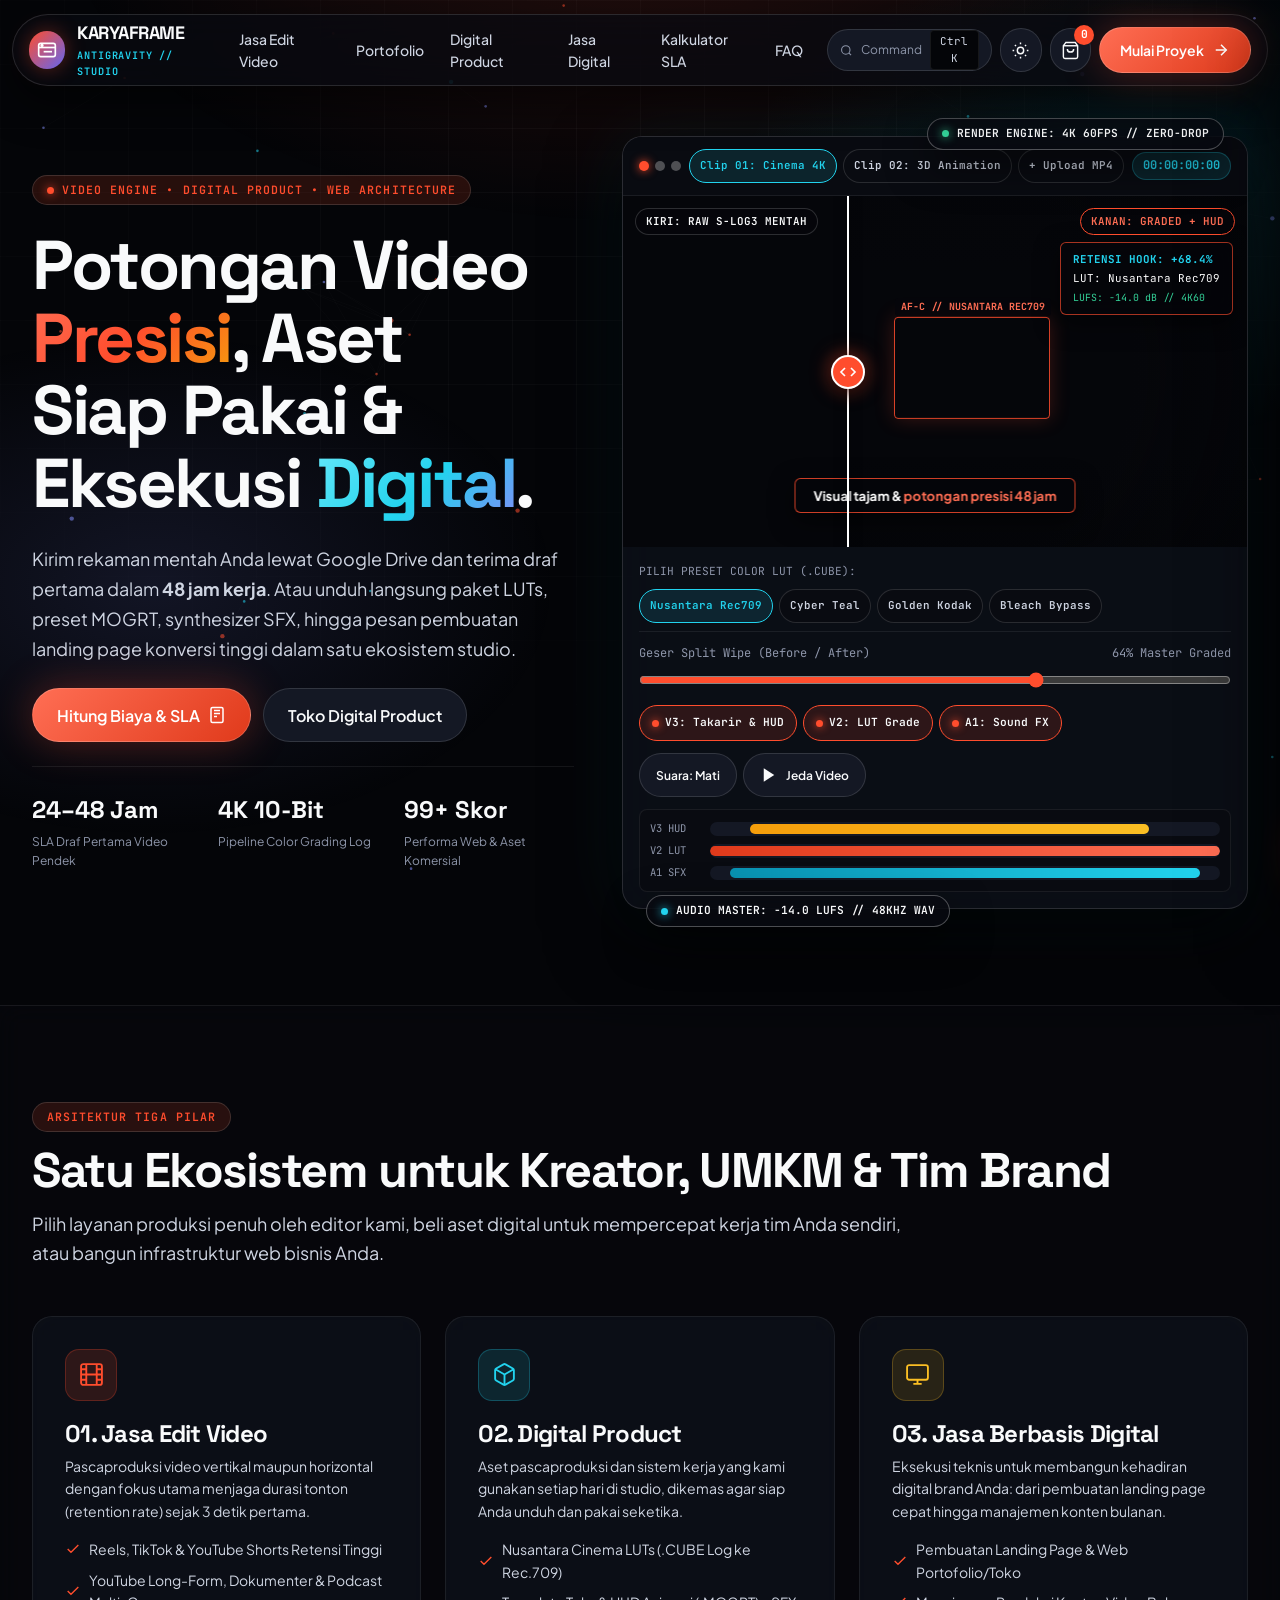
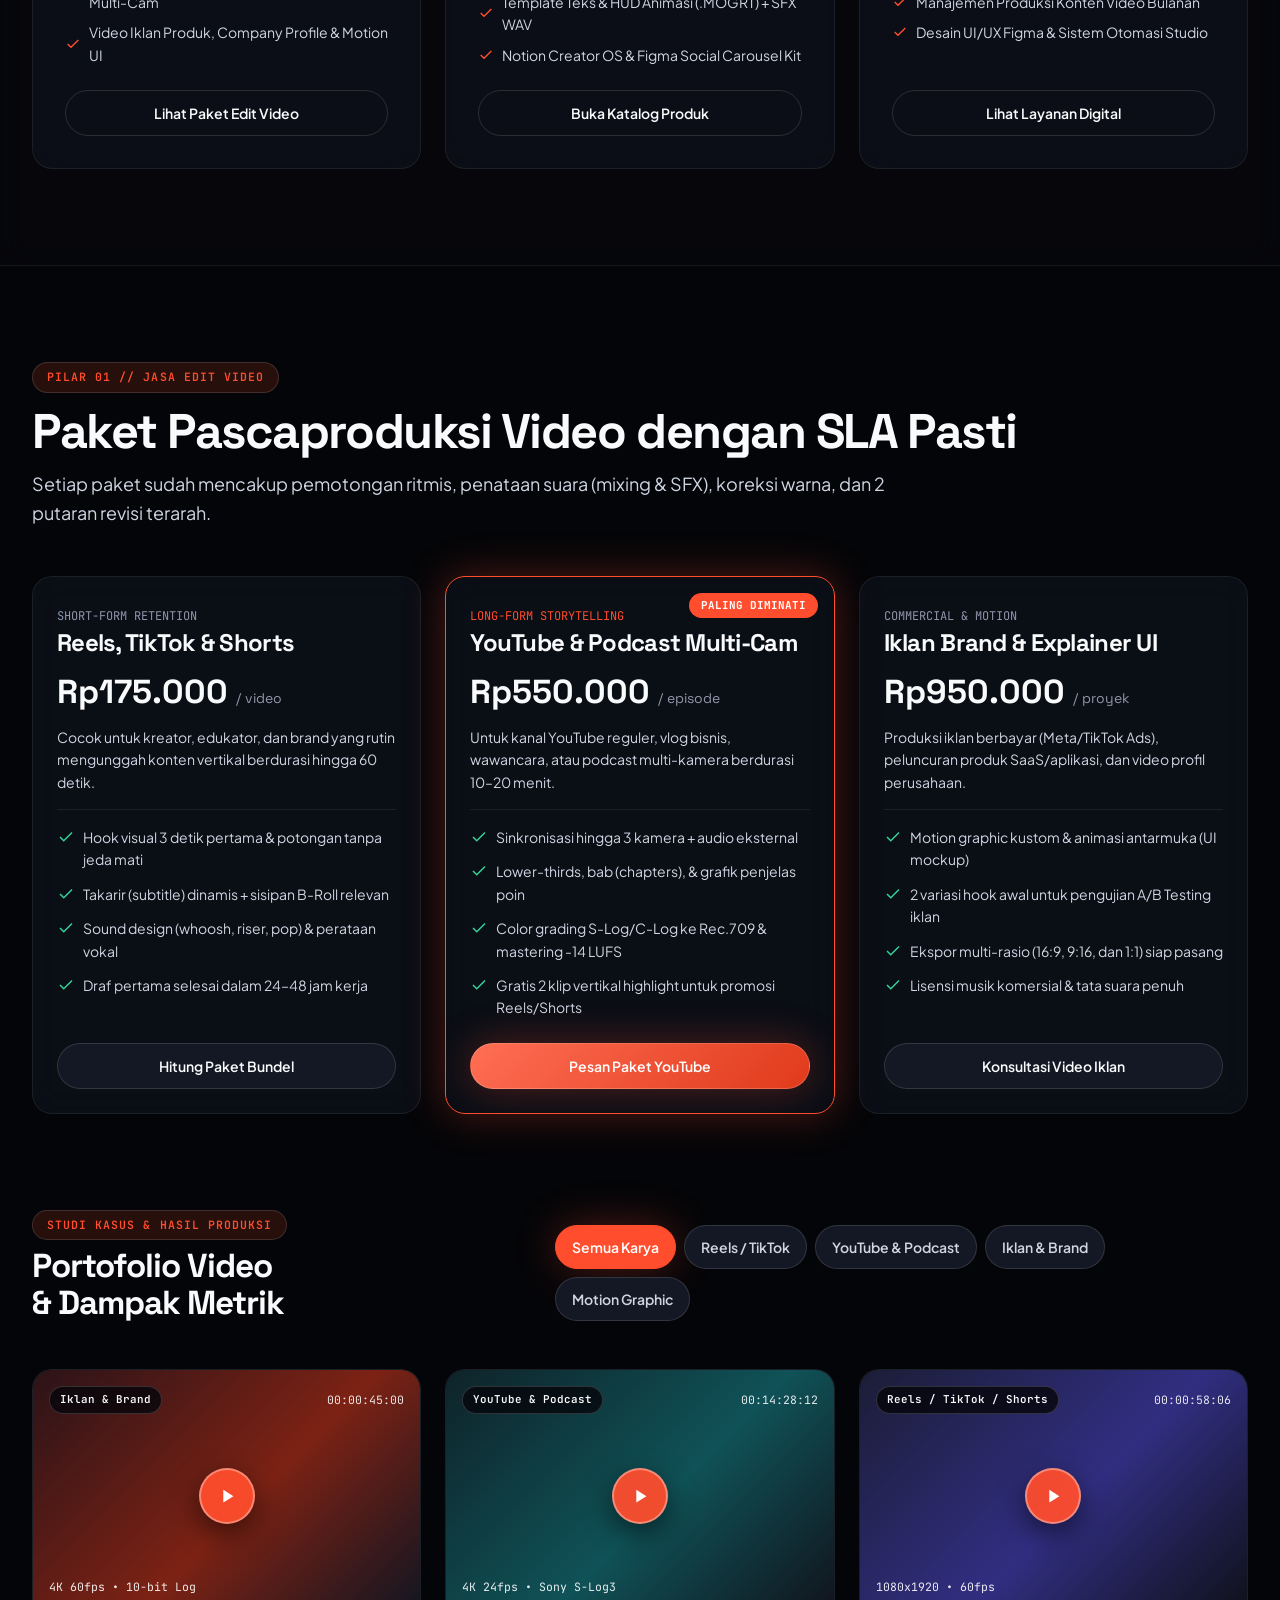
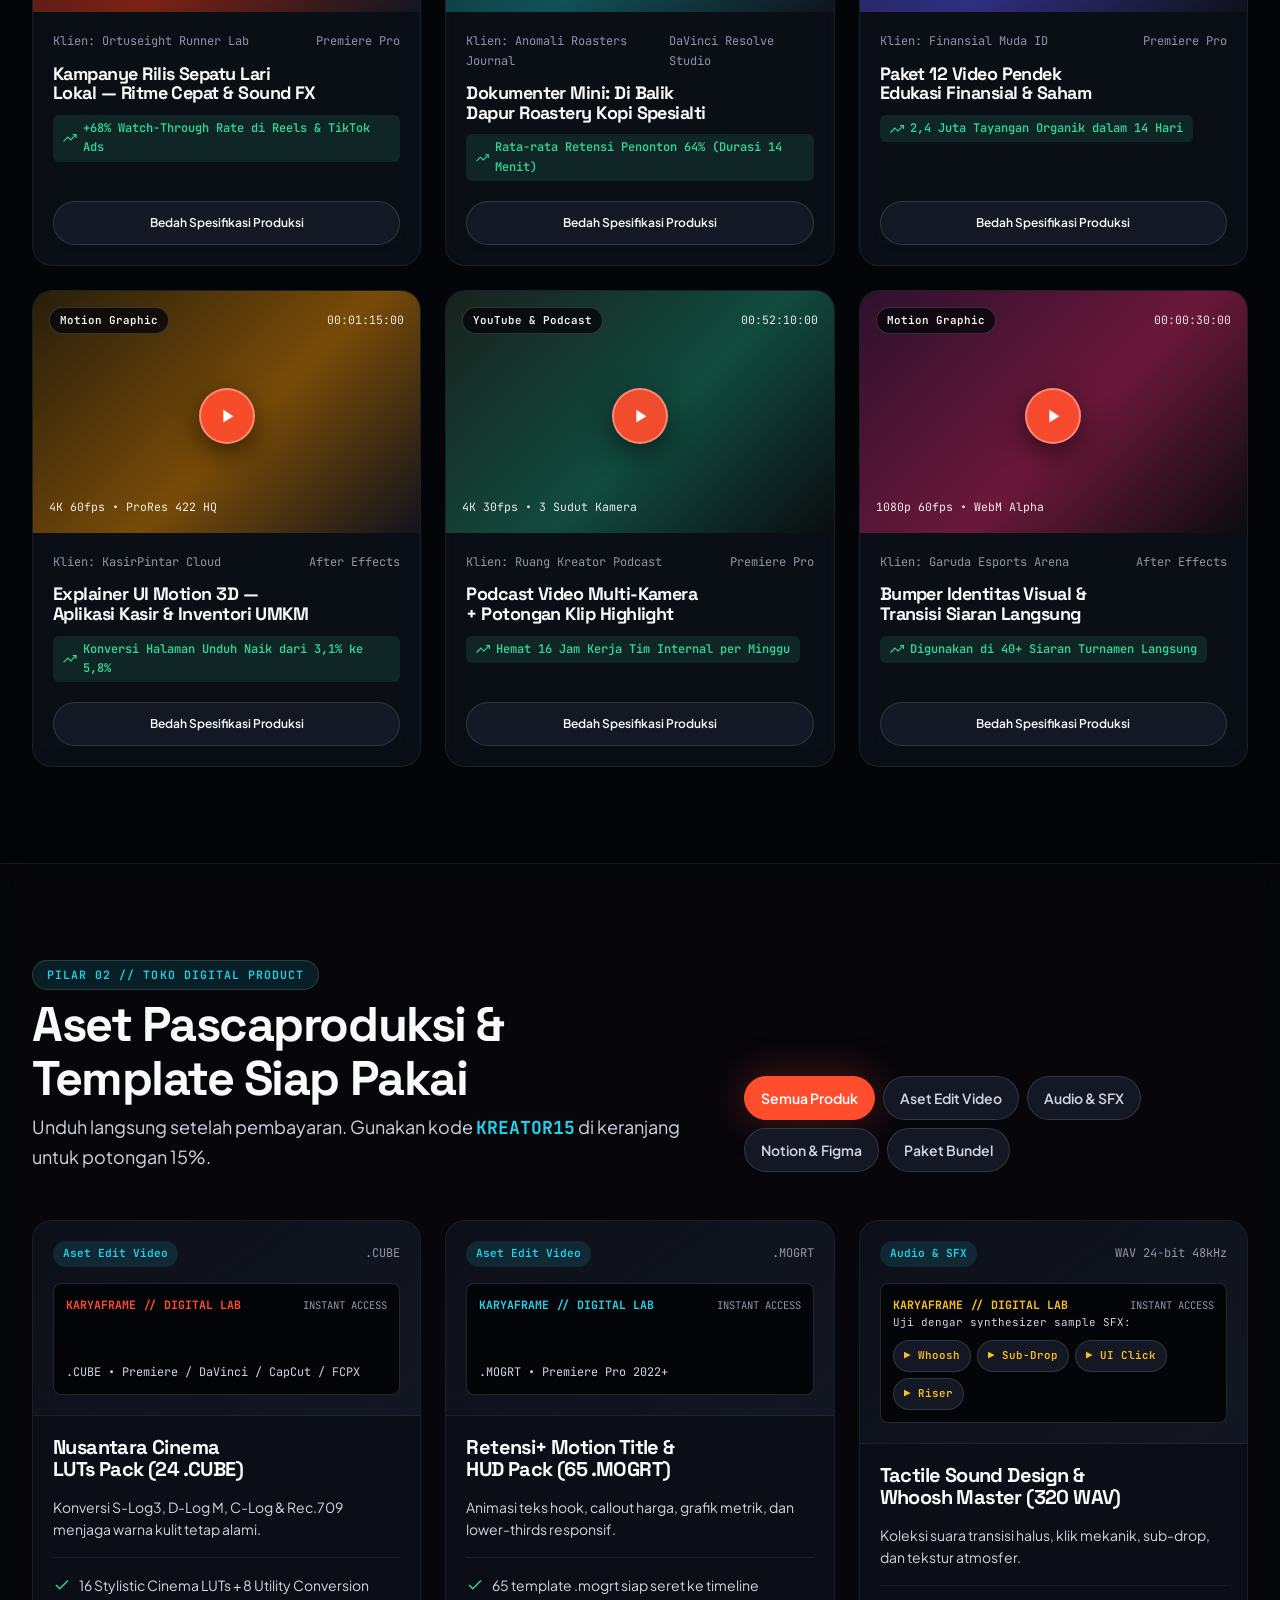
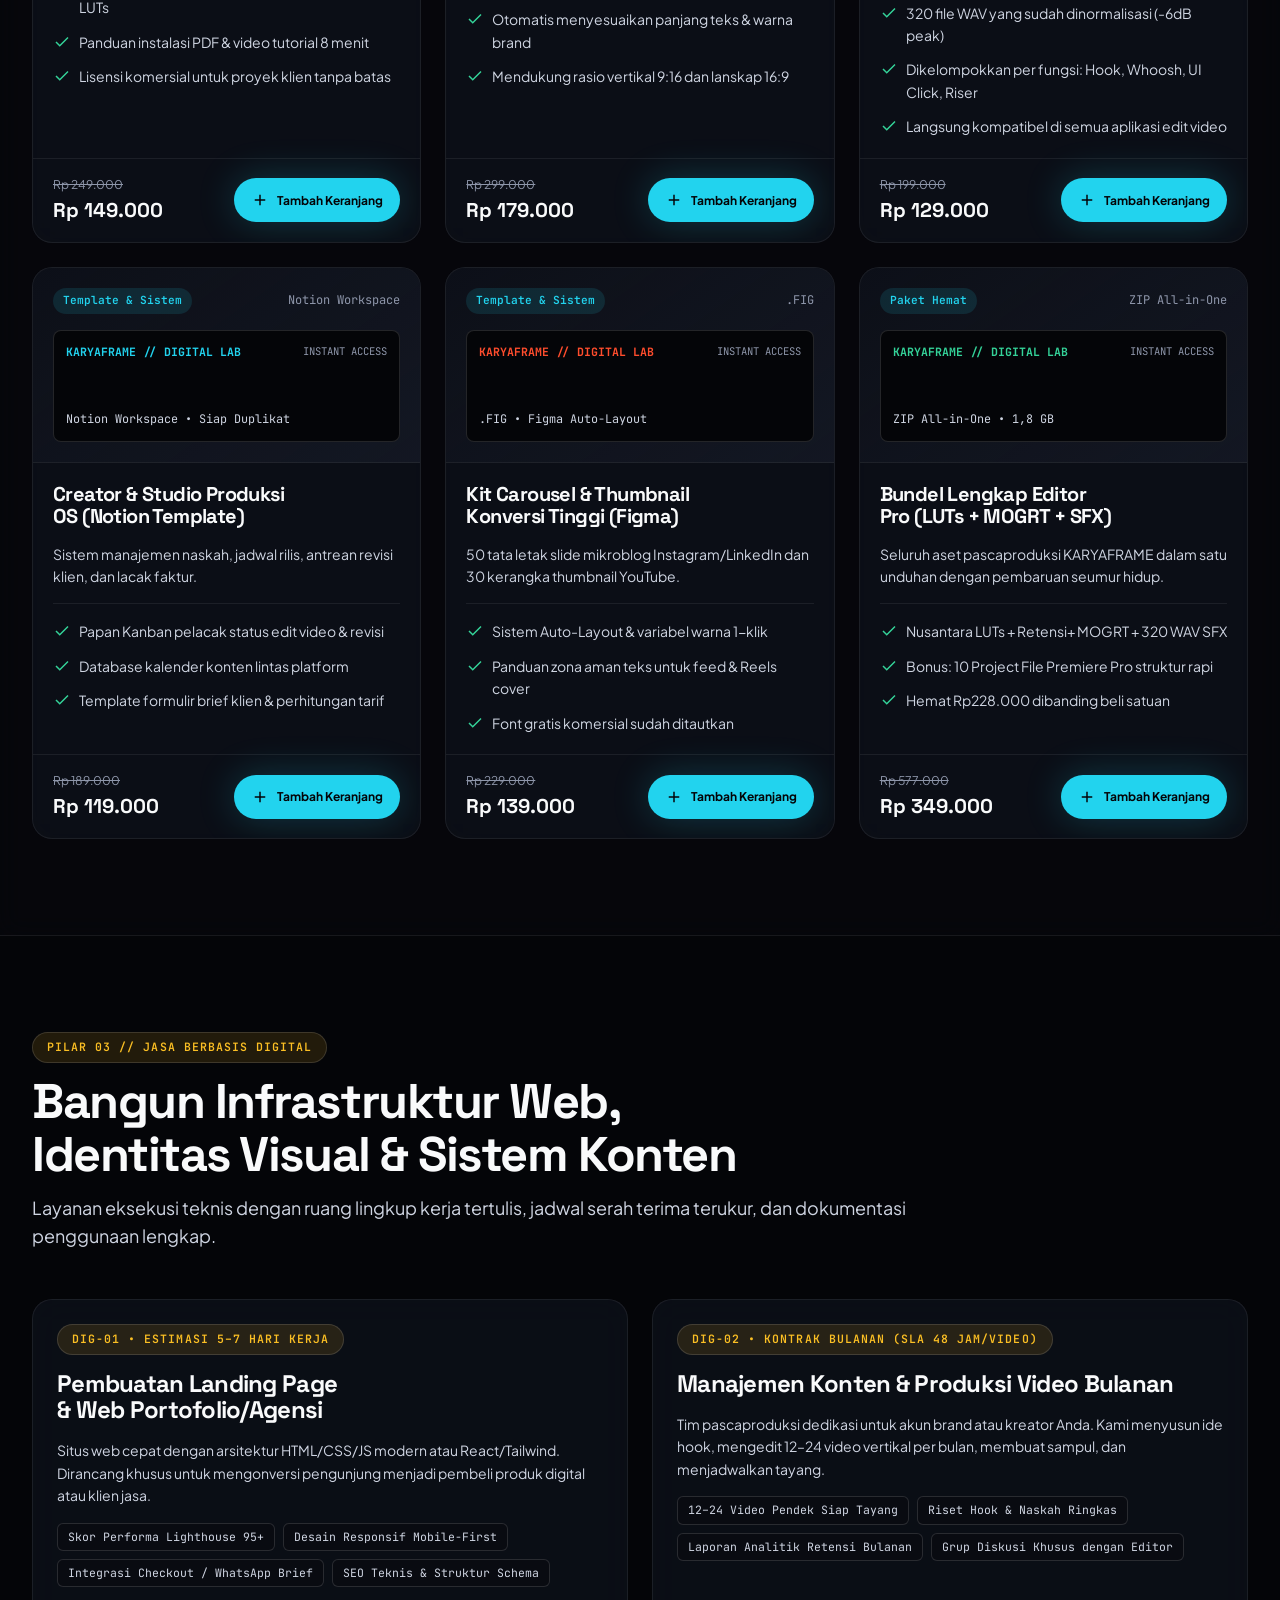
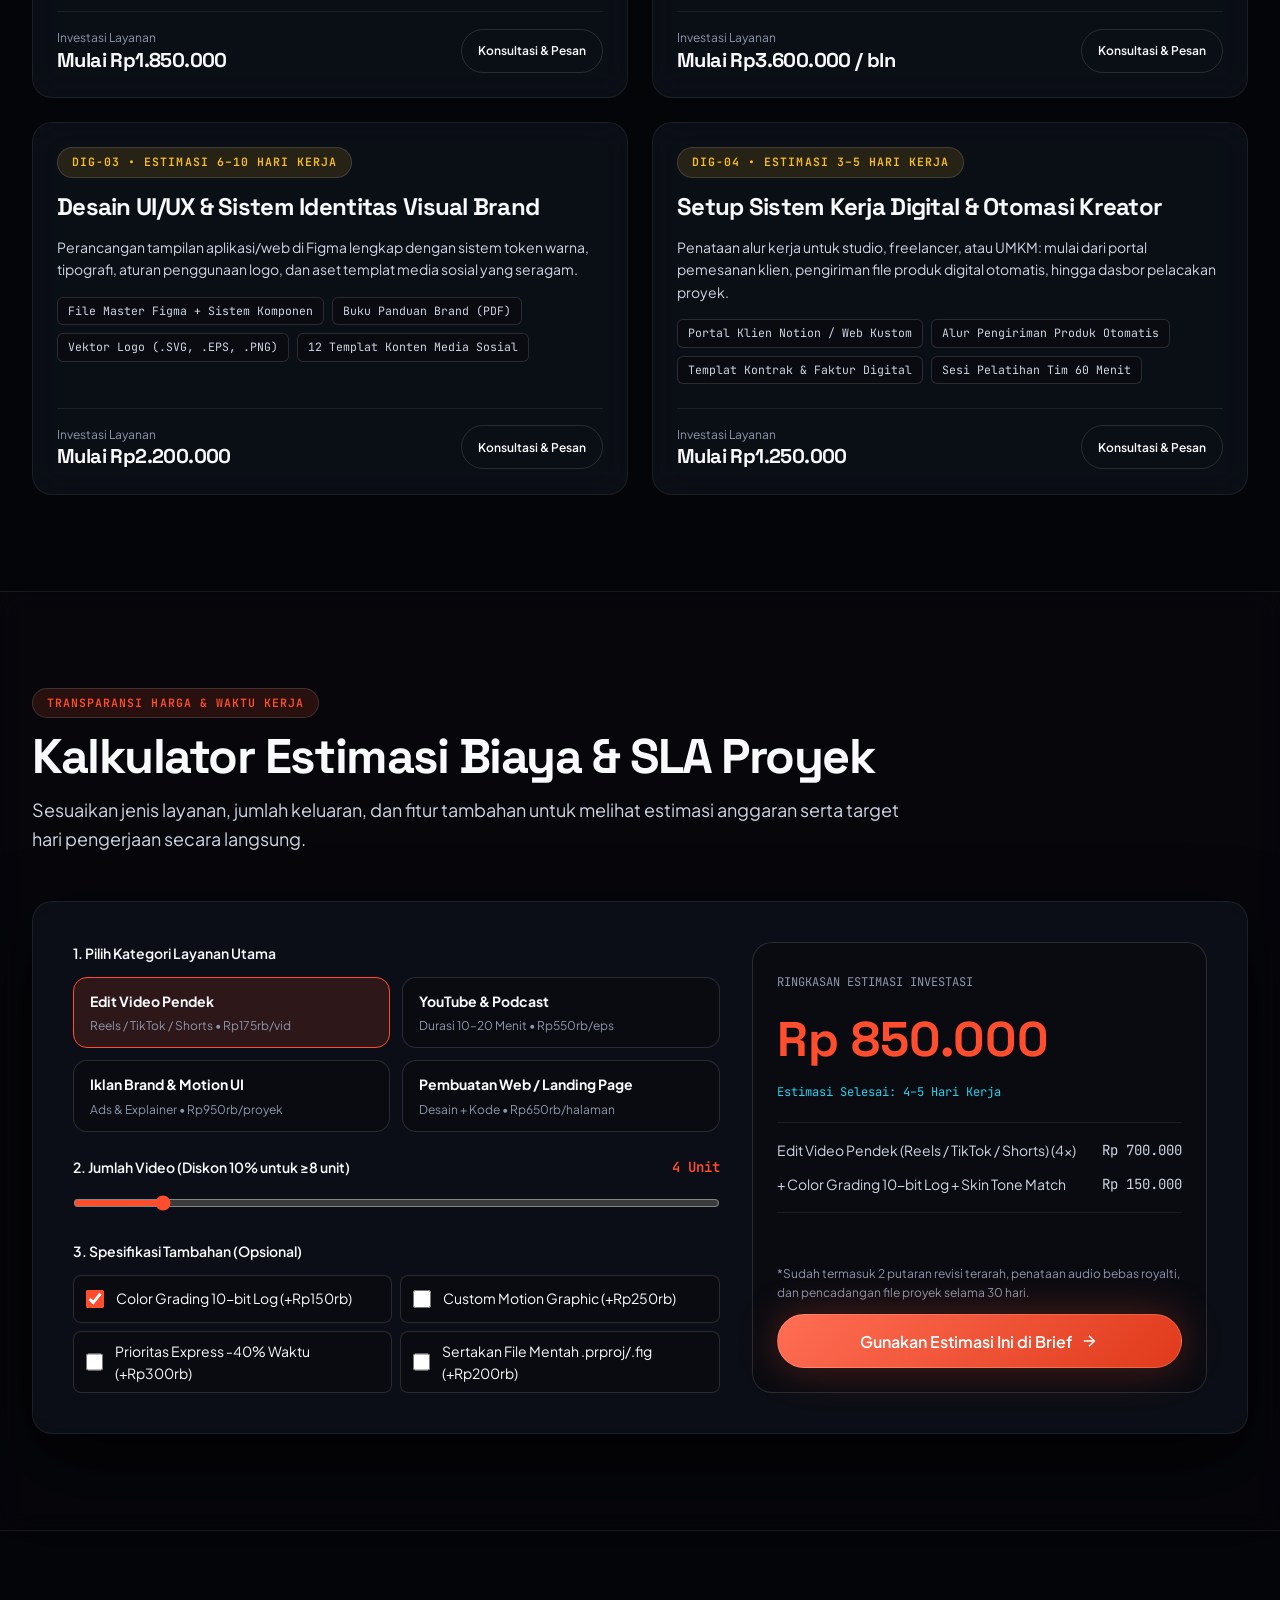
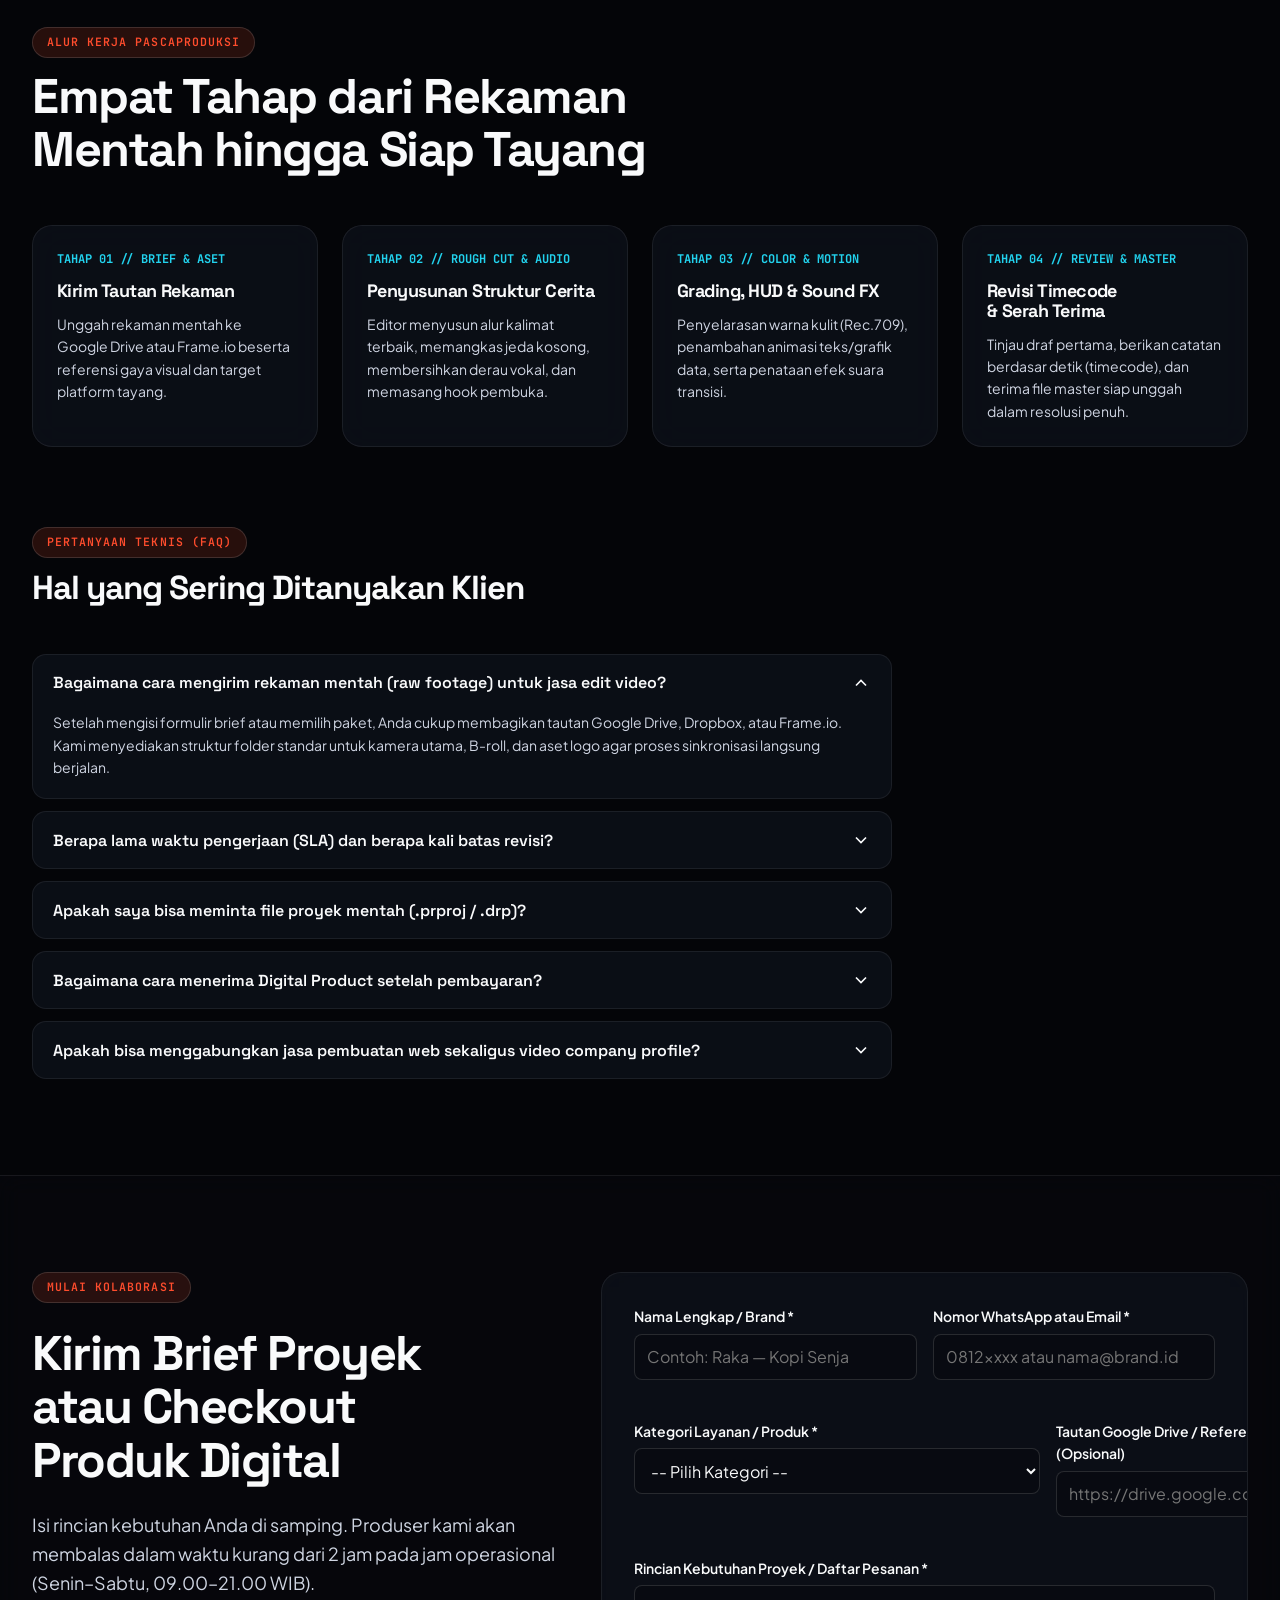
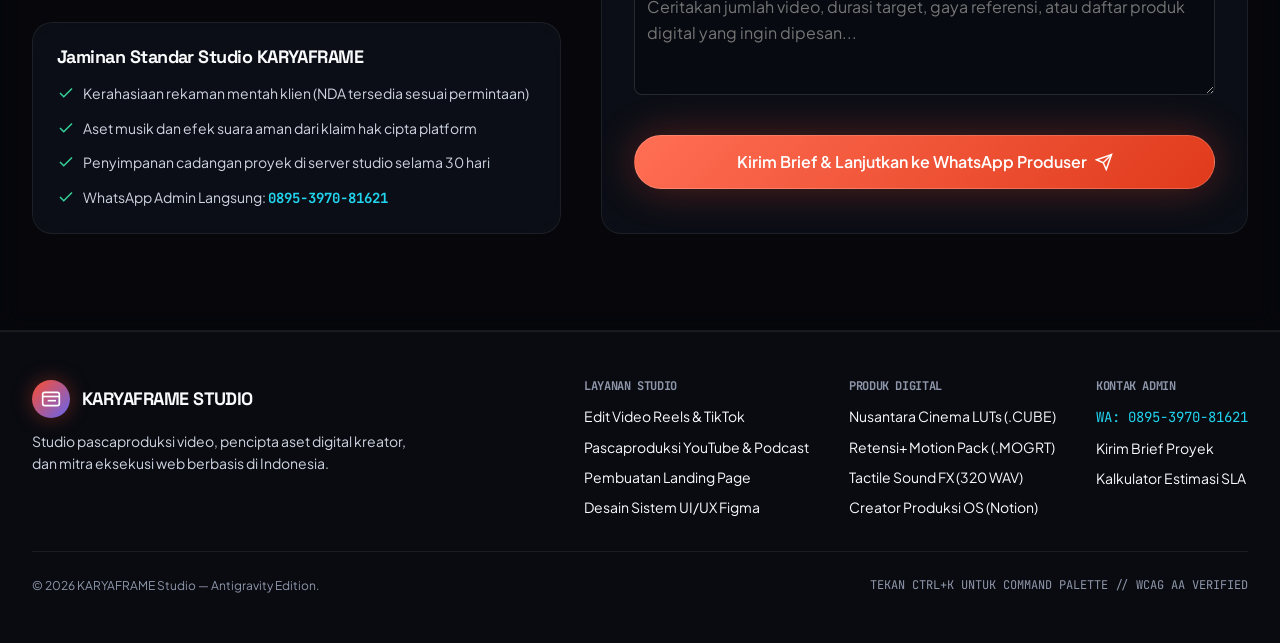
<file: projects/karyaframe/index.html>
<!DOCTYPE html>
<html lang="id" data-theme="dark">
<head>
  <meta charset="UTF-8" />
  <meta name="viewport" content="width=device-width, initial-scale=1.0" />
  <title>KARYAFRAME Studio — Jasa Edit Video, Digital Product &amp; Layanan Digital</title>
  <meta
    name="description"
    content="Studio pascaproduksi video (Reels, TikTok, YouTube, Iklan), toko produk digital kreator (LUTs, MOGRT, SFX, Notion OS), dan jasa pembuatan web serta sistem digital."
  />

  <!-- Google Fonts: Space Grotesk, Plus Jakarta Sans, JetBrains Mono -->
  <link rel="preconnect" href="https://fonts.googleapis.com" />
  <link rel="preconnect" href="https://fonts.gstatic.com" crossorigin />
  <link
    href="https://fonts.googleapis.com/css2?family=JetBrains+Mono:wght@500;600;700&family=Plus+Jakarta+Sans:wght@400;500;600;700&family=Space+Grotesk:wght@600;700&display=swap"
    rel="stylesheet"
  />

  <!-- Three-Layer Design System Tokens & Antigravity Stylesheet -->
  <link rel="stylesheet" href="css/tokens.css" />
  <link rel="stylesheet" href="css/style.css" />
</head>
<body>
  <!-- Zero-Gravity Interactive Particle & Orbital Field -->
  <canvas id="antigravityCanvas" aria-hidden="true"></canvas>

  <a href="#main-content" class="skip-link">Lewati ke konten utama</a>

  <!-- ====================================================================
       FLOATING ANTIGRAVITY GLASS DOCK HEADER
       ==================================================================== -->
  <header class="site-header">
    <div class="header-dock">
      <a href="#" class="brand-logo" aria-label="KARYAFRAME Studio Beranda">
        <span class="brand-logo__mark" aria-hidden="true">
          <svg width="20" height="20" viewBox="0 0 24 24" fill="none" stroke="currentColor" stroke-width="2">
            <rect x="2" y="4" width="20" height="16" rx="2.5"></rect>
            <line x1="2" y1="9" x2="22" y2="9"></line>
            <line x1="8" y1="14" x2="18" y2="14"></line>
            <circle cx="6" cy="6.5" r="1" fill="currentColor"></circle>
          </svg>
        </span>
        <span>
          KARYAFRAME
          <span class="brand-logo__sub">ANTIGRAVITY // STUDIO</span>
        </span>
      </a>

      <nav class="main-nav" aria-label="Navigasi Utama">
        <a href="#jasa-video" class="nav-link">Jasa Edit Video</a>
        <a href="#portofolio" class="nav-link">Portofolio</a>
        <a href="#produk-digital" class="nav-link">Digital Product</a>
        <a href="#jasa-digital" class="nav-link">Jasa Digital</a>
        <a href="#kalkulator" class="nav-link">Kalkulator SLA</a>
        <a href="#faq" class="nav-link">FAQ</a>
      </nav>

      <div class="header-actions">
        <!-- Command Palette Trigger (Ctrl + K) -->
        <button
          type="button"
          id="openCmdPaletteBtn"
          class="cmd-trigger-btn"
          aria-label="Buka Command Palette Pencarian Cepat"
        >
          <svg width="15" height="15" viewBox="0 0 24 24" fill="none" stroke="currentColor" stroke-width="2" aria-hidden="true">
            <circle cx="11" cy="11" r="8"></circle>
            <line x1="21" y1="21" x2="16.65" y2="16.65"></line>
          </svg>
          <span>Command</span>
          <kbd class="kbd-shortcut">Ctrl K</kbd>
        </button>

        <!-- Theme Switcher -->
        <button
          type="button"
          id="themeToggleBtn"
          class="icon-btn"
          aria-label="Ganti ke mode terang editorial"
          aria-pressed="false"
        >
          <svg viewBox="0 0 24 24" fill="none" stroke="currentColor" stroke-width="1.8" aria-hidden="true">
            <circle cx="12" cy="12" r="4"></circle>
            <path d="M12 2v2m0 16v2M4.93 4.93l1.41 1.41m11.32 11.32l1.41 1.41M2 12h2m16 0h2M6.34 17.66l-1.41 1.41M19.07 4.93l-1.41 1.41"></path>
          </svg>
        </button>

        <!-- Shopping Cart Trigger -->
        <button
          type="button"
          id="openCartBtn"
          class="icon-btn"
          aria-label="Buka keranjang produk digital"
        >
          <svg viewBox="0 0 24 24" fill="none" stroke="currentColor" stroke-width="1.8" aria-hidden="true">
            <path d="M6 2L3 6v14a2 2 0 0 0 2 2h14a2 2 0 0 0 2-2V6l-3-4z"></path>
            <line x1="3" y1="6" x2="21" y2="6"></line>
            <path d="M16 10a4 4 0 0 1-8 0"></path>
          </svg>
          <span id="cartCountBadge" class="cart-badge" aria-live="polite">0</span>
        </button>

        <a href="#brief-section" class="btn btn--primary header-cta-desktop">
          <span>Mulai Proyek</span>
          <svg viewBox="0 0 24 24" fill="none" stroke="currentColor" stroke-width="2" aria-hidden="true">
            <line x1="5" y1="12" x2="19" y2="12"></line>
            <polyline points="12 5 19 12 12 19"></polyline>
          </svg>
        </a>

        <!-- Mobile Menu Button -->
        <button
          type="button"
          id="mobileMenuBtn"
          class="icon-btn mobile-menu-toggle"
          aria-expanded="false"
          aria-controls="mobileNavDrawer"
          aria-label="Buka menu navigasi"
        >
          <svg viewBox="0 0 24 24" fill="none" stroke="currentColor" stroke-width="1.8" aria-hidden="true">
            <line x1="3" y1="6" x2="21" y2="6"></line>
            <line x1="3" y1="12" x2="21" y2="12"></line>
            <line x1="3" y1="18" x2="21" y2="18"></line>
          </svg>
        </button>
      </div>
    </div>

    <!-- Mobile Navigation Drawer -->
    <nav id="mobileNavDrawer" class="mobile-nav" aria-label="Navigasi Seluler">
      <ul class="mobile-nav__list">
        <li><a href="#jasa-video" class="mobile-nav__link">Jasa Edit Video</a></li>
        <li><a href="#portofolio" class="mobile-nav__link">Portofolio Produksi</a></li>
        <li><a href="#produk-digital" class="mobile-nav__link">Katalog Digital Product</a></li>
        <li><a href="#jasa-digital" class="mobile-nav__link">Jasa Berbasis Digital</a></li>
        <li><a href="#kalkulator" class="mobile-nav__link">Kalkulator Estimasi Biaya</a></li>
        <li><a href="#faq" class="mobile-nav__link">Pertanyaan Umum (FAQ)</a></li>
        <li style="padding-top:var(--space-2);">
          <a href="#brief-section" class="btn btn--primary btn--full">Kirim Brief Proyek</a>
        </li>
      </ul>
    </nav>
  </header>

  <main id="main-content">
    <!-- ==================================================================
         HERO SECTION + 3D PERSPECTIVE NLE WORKSTATION
         ================================================================== -->
    <section class="hero">
      <div class="container hero-grid">
        <div class="hero-content">
          <div class="eyebrow">
            <span class="eyebrow__pulse" aria-hidden="true"></span>
            <span>VIDEO ENGINE • DIGITAL PRODUCT • WEB ARCHITECTURE</span>
          </div>

          <h1 class="hero-title">
            Potongan Video <span class="text-gradient-vermilion">Presisi</span>, Aset Siap Pakai &amp; Eksekusi <span class="text-gradient-cyan">Digital</span>.
          </h1>

          <p class="hero-lead">
            Kirim rekaman mentah Anda lewat Google Drive dan terima draf pertama dalam <strong>48 jam kerja</strong>. Atau unduh langsung paket LUTs, preset MOGRT, synthesizer SFX, hingga pesan pembuatan landing page konversi tinggi dalam satu ekosistem studio.
          </p>

          <div class="hero-actions">
            <a href="#kalkulator" class="btn btn--primary btn--lg">
              <span>Hitung Biaya &amp; SLA</span>
              <svg viewBox="0 0 24 24" fill="none" stroke="currentColor" stroke-width="2" aria-hidden="true">
                <rect x="4" y="2" width="16" height="20" rx="2"></rect>
                <line x1="8" y1="6" x2="16" y2="6"></line>
                <line x1="8" y1="10" x2="16" y2="10"></line>
                <line x1="8" y1="14" x2="12" y2="14"></line>
              </svg>
            </a>
            <a href="#produk-digital" class="btn btn--secondary btn--lg">
              <span>Toko Digital Product</span>
            </a>
          </div>

          <div class="hero-metrics" role="region" aria-label="Ringkasan Kapasitas Studio">
            <div>
              <div class="metric-item__value">24–48 Jam</div>
              <div class="metric-item__label">SLA Draf Pertama Video Pendek</div>
            </div>
            <div>
              <div class="metric-item__value">4K 10-Bit</div>
              <div class="metric-item__label">Pipeline Color Grading Log</div>
            </div>
            <div>
              <div class="metric-item__value">99+ Skor</div>
              <div class="metric-item__label">Performa Web &amp; Aset Komersial</div>
            </div>
          </div>
        </div>

        <!-- 3D Perspective NLE Studio Workstation -->
        <div class="nle-stage">
          <div class="floating-telemetry floating-telemetry--top" aria-hidden="true">
            <span class="eyebrow__pulse" style="color:var(--color-success);"></span>
            <span>RENDER ENGINE: 4K 60FPS // ZERO-DROP</span>
          </div>
          <div class="floating-telemetry floating-telemetry--bottom" aria-hidden="true">
            <span class="eyebrow__pulse" style="color:var(--color-accent-cyan);"></span>
            <span>AUDIO MASTER: -14.0 LUFS // 48KHZ WAV</span>
          </div>

          <div
            id="nleWorkstationCard"
            class="nle-workstation"
            role="region"
            aria-label="Simulasi Interaktif Perbandingan Edit Video dan Color LUT"
          >
            <div class="nle-topbar">
              <div class="nle-window-dots" aria-hidden="true">
                <span class="nle-dot nle-dot--rec"></span>
                <span class="nle-dot"></span>
                <span class="nle-dot"></span>
              </div>
              <div style="display:flex; align-items:center; gap:6px; flex-wrap:wrap;">
                <button type="button" class="lut-pill" data-video-scene="assets/video/scene-cinema.mp4" aria-pressed="true">
                  Clip 01: Cinema 4K
                </button>
                <button type="button" class="lut-pill" data-video-scene="assets/video/scene-studio.mp4" aria-pressed="false">
                  Clip 02: 3D Animation
                </button>
                <label class="lut-pill" style="cursor:pointer; display:inline-flex; align-items:center; gap:4px;">
                  <span>+ Upload MP4</span>
                  <input type="file" id="nleCustomVideoInput" accept="video/*" style="display:none;" />
                </label>
              </div>
              <span id="nleTimecode" class="nle-timecode">00:00:00:00</span>
            </div>

            <!-- SVG Color Matrix LUT Definitions (Hardware-Accelerated Cinema Grading) -->
            <svg width="0" height="0" style="position:absolute; pointer-events:none;" aria-hidden="true">
              <defs>
                <!-- Nusantara Warm Rec.709 LUT -->
                <filter id="lut-nusantara" color-interpolation-filters="sRGB">
                  <feColorMatrix
                    type="matrix"
                    values="1.18  0.04 -0.04  0  0.01
                            0.02  1.06  0.02  0  0.00
                           -0.06  0.05  1.14  0  0.02
                            0     0     0     1  0"
                  />
                </filter>
                <!-- Cyber Teal & Indigo LUT -->
                <filter id="lut-cyber" color-interpolation-filters="sRGB">
                  <feColorMatrix
                    type="matrix"
                    values="0.92 -0.05  0.12  0 -0.02
                            0.04  1.14  0.10  0  0.01
                            0.08  0.18  1.28  0  0.04
                            0     0     0     1  0"
                  />
                </filter>
                <!-- Golden Kodak 2383 LUT -->
                <filter id="lut-cinema" color-interpolation-filters="sRGB">
                  <feColorMatrix
                    type="matrix"
                    values="1.24  0.08 -0.02  0  0.02
                            0.04  1.08 -0.04  0  0.01
                           -0.08 -0.04  0.90  0 -0.02
                            0     0     0     1  0"
                  />
                </filter>
                <!-- Silver Bleach Bypass LUT -->
                <filter id="lut-bleach" color-interpolation-filters="sRGB">
                  <feColorMatrix
                    type="matrix"
                    values="0.72  0.24  0.08  0 -0.03
                            0.22  0.76  0.08  0 -0.03
                            0.18  0.24  0.66  0 -0.02
                            0     0     0     1  0"
                  />
                </filter>
              </defs>
            </svg>

            <div
              id="nleViewport"
              class="nle-viewport"
              aria-label="Monitor Video Asli Before S-Log3 dan After Color Graded Rec.709"
            >
              <!-- Layer 1 (Left / Base): Real Video with Raw Flat S-Log3 Profile -->
              <video
                id="nleVideoRaw"
                class="nle-video nle-video--raw"
                src="assets/video/scene-cinema.mp4"
                autoplay
                loop
                muted
                playsinline
                preload="auto"
              ></video>

              <!-- Layer 2 (Right / Clipped): Real Synchronized Video with Active Cinema LUT -->
              <video
                id="nleVideoGraded"
                class="nle-video nle-video--graded"
                data-lut="nusantara"
                src="assets/video/scene-cinema.mp4"
                autoplay
                loop
                muted
                playsinline
                preload="auto"
              ></video>

              <!-- Graded Side Specular Vignette -->
              <div class="nle-graded-overlay" aria-hidden="true"></div>

              <!-- Top Badges -->
              <div class="nle-viewport-badges" aria-hidden="true">
                <span class="nle-tag">KIRI: RAW S-LOG3 MENTAH</span>
                <span class="nle-tag nle-tag--graded">KANAN: GRADED + HUD</span>
              </div>

              <!-- V3 Layer: Banner-Design Safe-Zone HUD, Telemetry & Dynamic Subtitle -->
              <div id="nleHudOverlay" class="nle-hud-layer" aria-hidden="true">
                <div class="nle-af-box">
                  <span id="nleAfLabel" class="nle-af-box__label">AF-C // NUSANTARA REC709</span>
                </div>

                <div class="nle-telemetry-card">
                  <span style="font-size:0.68rem; font-weight:700; color:var(--color-accent-cyan);">
                    RETENSI HOOK: +68.4%
                  </span>
                  <span id="nleHudLutName" style="font-size:0.68rem; color:#FFFFFF;">
                    LUT: Nusantara Rec709
                  </span>
                  <span style="font-size:0.62rem; color:var(--color-success);">
                    LUFS: -14.0 dB // 4K60
                  </span>
                </div>

                <div class="nle-subtitle-banner">
                  Visual tajam &amp; <span>potongan presisi 48 jam</span>
                </div>
              </div>

              <!-- A1 Layer: Live Audio Equalizer Spectrum -->
              <div id="nleAudioSpectrum" class="nle-audio-spectrum" aria-hidden="true">
                <span class="nle-eq-bar" style="animation-delay:0.0s"></span>
                <span class="nle-eq-bar" style="animation-delay:0.15s"></span>
                <span class="nle-eq-bar" style="animation-delay:0.3s"></span>
                <span class="nle-eq-bar" style="animation-delay:0.08s"></span>
                <span class="nle-eq-bar" style="animation-delay:0.22s"></span>
                <span class="nle-eq-bar" style="animation-delay:0.38s"></span>
                <span class="nle-eq-bar" style="animation-delay:0.12s"></span>
                <span class="nle-eq-bar" style="animation-delay:0.28s"></span>
                <span class="nle-eq-bar" style="animation-delay:0.05s"></span>
                <span class="nle-eq-bar" style="animation-delay:0.19s"></span>
                <span class="nle-eq-bar" style="animation-delay:0.33s"></span>
                <span class="nle-eq-bar" style="animation-delay:0.10s"></span>
                <span class="nle-eq-bar" style="animation-delay:0.25s"></span>
                <span class="nle-eq-bar" style="animation-delay:0.40s"></span>
                <span class="nle-eq-bar" style="animation-delay:0.14s"></span>
                <span class="nle-eq-bar" style="animation-delay:0.30s"></span>
              </div>

              <!-- Interactive Split-Wipe Line & Handle -->
              <div class="nle-wipe-line" aria-hidden="true">
                <div class="nle-wipe-handle">
                  <svg width="16" height="16" viewBox="0 0 24 24" fill="none" stroke="currentColor" stroke-width="2.5">
                    <polyline points="15 18 9 12 15 6"></polyline>
                  </svg>
                  <svg width="16" height="16" viewBox="0 0 24 24" fill="none" stroke="currentColor" stroke-width="2.5" style="margin-left:-6px;">
                    <polyline points="9 18 15 12 9 6"></polyline>
                  </svg>
                </div>
              </div>
            </div>

            <div class="nle-controls">
              <!-- Real-Time LUT Shader Switcher -->
              <div class="nle-lut-switcher">
                <span class="font-mono" style="font-size:0.7rem; color:var(--color-text-muted);">
                  PILIH PRESET COLOR LUT (.CUBE):
                </span>
                <div class="lut-pills" role="group" aria-label="Pilih Preset Color Grading LUT">
                  <button type="button" class="lut-pill" data-lut-preset="nusantara" aria-pressed="true">
                    Nusantara Rec709
                  </button>
                  <button type="button" class="lut-pill" data-lut-preset="cyber" aria-pressed="false">
                    Cyber Teal
                  </button>
                  <button type="button" class="lut-pill" data-lut-preset="cinema" aria-pressed="false">
                    Golden Kodak
                  </button>
                  <button type="button" class="lut-pill" data-lut-preset="bleach" aria-pressed="false">
                    Bleach Bypass
                  </button>
                </div>
              </div>

              <div class="nle-slider-row">
                <div class="nle-slider-labels">
                  <label for="nleSplitRange">Geser Split Wipe (Before / After)</label>
                  <span id="nleSplitValue">64% Master Graded</span>
                </div>
                <input
                  type="range"
                  id="nleSplitRange"
                  class="nle-range"
                  min="10"
                  max="90"
                  value="64"
                />
              </div>

              <div class="nle-transport">
                <div class="nle-layer-toggles" role="group" aria-label="Kontrol Lapisan Timeline">
                  <button
                    type="button"
                    class="layer-chip"
                    data-nle-layer="v3Hud"
                    aria-pressed="true"
                  >
                    <span class="layer-chip__dot" aria-hidden="true"></span>
                    <span>V3: Takarir &amp; HUD</span>
                  </button>
                  <button
                    type="button"
                    class="layer-chip"
                    data-nle-layer="v2Color"
                    aria-pressed="true"
                  >
                    <span class="layer-chip__dot" aria-hidden="true"></span>
                    <span>V2: LUT Grade</span>
                  </button>
                  <button
                    type="button"
                    class="layer-chip"
                    data-nle-layer="a1Audio"
                    aria-pressed="true"
                  >
                    <span class="layer-chip__dot" aria-hidden="true"></span>
                    <span>A1: Sound FX</span>
                  </button>
                </div>

                <div style="display:flex; gap:6px; align-items:center;">
                  <button
                    type="button"
                    id="nleMuteBtn"
                    class="btn btn--secondary btn--sm"
                    aria-pressed="true"
                    aria-label="Aktifkan suara video"
                  >
                    <span id="nleMuteLabel">Suara: Mati</span>
                  </button>
                  <button
                    type="button"
                    id="nlePlayBtn"
                    class="btn btn--secondary btn--sm"
                    aria-pressed="true"
                  >
                    <svg viewBox="0 0 24 24" fill="currentColor" aria-hidden="true">
                      <polygon points="5 3 19 12 5 21 5 3"></polygon>
                    </svg>
                    <span id="nlePlayLabel">Jeda Video</span>
                  </button>
                </div>
              </div>

              <!-- Multi-track NLE Timeline Bars -->
              <div class="nle-tracks" aria-hidden="true">
                <div class="nle-track">
                  <span>V3 HUD</span>
                  <div class="nle-track__bar">
                    <div class="nle-clip nle-clip--v3" data-track-clip="v3Hud"></div>
                  </div>
                </div>
                <div class="nle-track">
                  <span>V2 LUT</span>
                  <div class="nle-track__bar">
                    <div class="nle-clip nle-clip--v2" data-track-clip="v2Color"></div>
                  </div>
                </div>
                <div class="nle-track">
                  <span>A1 SFX</span>
                  <div class="nle-track__bar">
                    <div class="nle-clip nle-clip--a1" data-track-clip="a1Audio"></div>
                  </div>
                </div>
              </div>
            </div>
          </div>
        </div>
      </div>
    </section>

    <!-- ==================================================================
         3 PILAR EKOSISTEM KARYAFRAME (SPOTLIGHT BENTO GRID)
         ================================================================== -->
    <section class="section section-alt reveal" aria-labelledby="pillars-heading">
      <div class="container">
        <div class="section-header">
          <span class="eyebrow">ARSITEKTUR TIGA PILAR</span>
          <h2 id="pillars-heading" class="section-title">Satu Ekosistem untuk Kreator, UMKM &amp; Tim Brand</h2>
          <p class="section-desc">
            Pilih layanan produksi penuh oleh editor kami, beli aset digital untuk mempercepat kerja tim Anda sendiri, atau bangun infrastruktur web bisnis Anda.
          </p>
        </div>

        <div class="pillars-grid">
          <!-- Pillar 1 -->
          <article class="pillar-card spotlight-card">
            <div>
              <div class="pillar-card__icon" aria-hidden="true">
                <svg viewBox="0 0 24 24" fill="none" stroke="currentColor" stroke-width="1.8">
                  <rect x="2" y="2" width="20" height="20" rx="2.18" ry="2.18"></rect>
                  <line x1="7" y1="2" x2="7" y2="22"></line>
                  <line x1="17" y1="2" x2="17" y2="22"></line>
                  <line x1="2" y1="12" x2="22" y2="12"></line>
                  <line x1="2" y1="7" x2="7" y2="7"></line>
                  <line x1="2" y1="17" x2="7" y2="17"></line>
                  <line x1="17" y1="17" x2="22" y2="17"></line>
                  <line x1="17" y1="7" x2="22" y2="7"></line>
                </svg>
              </div>
              <h3 class="pillar-card__title" style="margin-top:var(--space-5);">01. Jasa Edit Video</h3>
              <p style="font-size:var(--prim-text-sm);">
                Pascaproduksi video vertikal maupun horizontal dengan fokus utama menjaga durasi tonton (retention rate) sejak 3 detik pertama.
              </p>
              <ul class="pillar-card__list">
                <li>
                  <svg viewBox="0 0 24 24" fill="none" stroke="currentColor" stroke-width="2" aria-hidden="true"><polyline points="20 6 9 17 4 12"></polyline></svg>
                  <span>Reels, TikTok &amp; YouTube Shorts Retensi Tinggi</span>
                </li>
                <li>
                  <svg viewBox="0 0 24 24" fill="none" stroke="currentColor" stroke-width="2" aria-hidden="true"><polyline points="20 6 9 17 4 12"></polyline></svg>
                  <span>YouTube Long-Form, Dokumenter &amp; Podcast Multi-Cam</span>
                </li>
                <li>
                  <svg viewBox="0 0 24 24" fill="none" stroke="currentColor" stroke-width="2" aria-hidden="true"><polyline points="20 6 9 17 4 12"></polyline></svg>
                  <span>Video Iklan Produk, Company Profile &amp; Motion UI</span>
                </li>
              </ul>
            </div>
            <a href="#jasa-video" class="btn btn--outline btn--full">Lihat Paket Edit Video</a>
          </article>

          <!-- Pillar 2 -->
          <article class="pillar-card spotlight-card">
            <div>
              <div class="pillar-card__icon pillar-card__icon--cyan" aria-hidden="true">
                <svg viewBox="0 0 24 24" fill="none" stroke="currentColor" stroke-width="1.8">
                  <path d="M21 16V8a2 2 0 0 0-1-1.73l-7-4a2 2 0 0 0-2 0l-7 4A2 2 0 0 0 3 8v8a2 2 0 0 0 1 1.73l7 4a2 2 0 0 0 2 0l7-4A2 2 0 0 0 21 16z"></path>
                  <polyline points="3.27 6.96 12 12.01 20.73 6.96"></polyline>
                  <line x1="12" y1="22.08" x2="12" y2="12"></line>
                </svg>
              </div>
              <h3 class="pillar-card__title" style="margin-top:var(--space-5);">02. Digital Product</h3>
              <p style="font-size:var(--prim-text-sm);">
                Aset pascaproduksi dan sistem kerja yang kami gunakan setiap hari di studio, dikemas agar siap Anda unduh dan pakai seketika.
              </p>
              <ul class="pillar-card__list">
                <li>
                  <svg viewBox="0 0 24 24" fill="none" stroke="currentColor" stroke-width="2" aria-hidden="true"><polyline points="20 6 9 17 4 12"></polyline></svg>
                  <span>Nusantara Cinema LUTs (.CUBE Log ke Rec.709)</span>
                </li>
                <li>
                  <svg viewBox="0 0 24 24" fill="none" stroke="currentColor" stroke-width="2" aria-hidden="true"><polyline points="20 6 9 17 4 12"></polyline></svg>
                  <span>Template Teks &amp; HUD Animasi (.MOGRT) + SFX WAV</span>
                </li>
                <li>
                  <svg viewBox="0 0 24 24" fill="none" stroke="currentColor" stroke-width="2" aria-hidden="true"><polyline points="20 6 9 17 4 12"></polyline></svg>
                  <span>Notion Creator OS &amp; Figma Social Carousel Kit</span>
                </li>
              </ul>
            </div>
            <a href="#produk-digital" class="btn btn--outline btn--full">Buka Katalog Produk</a>
          </article>

          <!-- Pillar 3 -->
          <article class="pillar-card spotlight-card">
            <div>
              <div class="pillar-card__icon pillar-card__icon--amber" aria-hidden="true">
                <svg viewBox="0 0 24 24" fill="none" stroke="currentColor" stroke-width="1.8">
                  <rect x="2" y="3" width="20" height="14" rx="2" ry="2"></rect>
                  <line x1="8" y1="21" x2="16" y2="21"></line>
                  <line x1="12" y1="17" x2="12" y2="21"></line>
                </svg>
              </div>
              <h3 class="pillar-card__title" style="margin-top:var(--space-5);">03. Jasa Berbasis Digital</h3>
              <p style="font-size:var(--prim-text-sm);">
                Eksekusi teknis untuk membangun kehadiran digital brand Anda: dari pembuatan landing page cepat hingga manajemen konten bulanan.
              </p>
              <ul class="pillar-card__list">
                <li>
                  <svg viewBox="0 0 24 24" fill="none" stroke="currentColor" stroke-width="2" aria-hidden="true"><polyline points="20 6 9 17 4 12"></polyline></svg>
                  <span>Pembuatan Landing Page &amp; Web Portofolio/Toko</span>
                </li>
                <li>
                  <svg viewBox="0 0 24 24" fill="none" stroke="currentColor" stroke-width="2" aria-hidden="true"><polyline points="20 6 9 17 4 12"></polyline></svg>
                  <span>Manajemen Produksi Konten Video Bulanan</span>
                </li>
                <li>
                  <svg viewBox="0 0 24 24" fill="none" stroke="currentColor" stroke-width="2" aria-hidden="true"><polyline points="20 6 9 17 4 12"></polyline></svg>
                  <span>Desain UI/UX Figma &amp; Sistem Otomasi Studio</span>
                </li>
              </ul>
            </div>
            <a href="#jasa-digital" class="btn btn--outline btn--full">Lihat Layanan Digital</a>
          </article>
        </div>
      </div>
    </section>

    <!-- ==================================================================
         SECTION 1: JASA EDIT VIDEO & PORTOFOLIO
         ================================================================== -->
    <section id="jasa-video" class="section reveal" aria-labelledby="video-service-heading">
      <div class="container">
        <div class="section-header">
          <span class="eyebrow">PILAR 01 // JASA EDIT VIDEO</span>
          <h2 id="video-service-heading" class="section-title">Paket Pascaproduksi Video dengan SLA Pasti</h2>
          <p class="section-desc">
            Setiap paket sudah mencakup pemotongan ritmis, penataan suara (mixing &amp; SFX), koreksi warna, dan 2 putaran revisi terarah.
          </p>
        </div>

        <div class="video-packages-grid">
          <!-- Tier 1 -->
          <article class="package-card spotlight-card">
            <div>
              <span class="font-mono" style="font-size:var(--prim-text-xs); color:var(--color-text-muted);">
                SHORT-FORM RETENTION
              </span>
              <h3 style="font-size:var(--prim-text-2xl); margin-top:4px;">Reels, TikTok &amp; Shorts</h3>
              <div class="package-card__price">
                Rp175.000 <span class="package-card__unit">/ video</span>
              </div>
              <p style="font-size:var(--prim-text-sm);">
                Cocok untuk kreator, edukator, dan brand yang rutin mengunggah konten vertikal berdurasi hingga 60 detik.
              </p>
              <ul class="package-card__specs" style="margin-top:var(--space-4);">
                <li>
                  <svg viewBox="0 0 24 24" fill="none" stroke="currentColor" stroke-width="2" aria-hidden="true"><polyline points="20 6 9 17 4 12"></polyline></svg>
                  <span>Hook visual 3 detik pertama &amp; potongan tanpa jeda mati</span>
                </li>
                <li>
                  <svg viewBox="0 0 24 24" fill="none" stroke="currentColor" stroke-width="2" aria-hidden="true"><polyline points="20 6 9 17 4 12"></polyline></svg>
                  <span>Takarir (subtitle) dinamis + sisipan B-Roll relevan</span>
                </li>
                <li>
                  <svg viewBox="0 0 24 24" fill="none" stroke="currentColor" stroke-width="2" aria-hidden="true"><polyline points="20 6 9 17 4 12"></polyline></svg>
                  <span>Sound design (whoosh, riser, pop) &amp; perataan vokal</span>
                </li>
                <li>
                  <svg viewBox="0 0 24 24" fill="none" stroke="currentColor" stroke-width="2" aria-hidden="true"><polyline points="20 6 9 17 4 12"></polyline></svg>
                  <span>Draf pertama selesai dalam 24–48 jam kerja</span>
                </li>
              </ul>
            </div>
            <a href="#kalkulator" class="btn btn--secondary btn--full">Hitung Paket Bundel</a>
          </article>

          <!-- Tier 2 (Featured) -->
          <article class="package-card package-card--featured spotlight-card">
            <span class="package-card__badge">Paling Diminati</span>
            <div>
              <span class="font-mono" style="font-size:var(--prim-text-xs); color:var(--color-primary);">
                LONG-FORM STORYTELLING
              </span>
              <h3 style="font-size:var(--prim-text-2xl); margin-top:4px;">YouTube &amp; Podcast Multi-Cam</h3>
              <div class="package-card__price">
                Rp550.000 <span class="package-card__unit">/ episode</span>
              </div>
              <p style="font-size:var(--prim-text-sm);">
                Untuk kanal YouTube reguler, vlog bisnis, wawancara, atau podcast multi-kamera berdurasi 10–20 menit.
              </p>
              <ul class="package-card__specs" style="margin-top:var(--space-4);">
                <li>
                  <svg viewBox="0 0 24 24" fill="none" stroke="currentColor" stroke-width="2" aria-hidden="true"><polyline points="20 6 9 17 4 12"></polyline></svg>
                  <span>Sinkronisasi hingga 3 kamera + audio eksternal</span>
                </li>
                <li>
                  <svg viewBox="0 0 24 24" fill="none" stroke="currentColor" stroke-width="2" aria-hidden="true"><polyline points="20 6 9 17 4 12"></polyline></svg>
                  <span>Lower-thirds, bab (chapters), &amp; grafik penjelas poin</span>
                </li>
                <li>
                  <svg viewBox="0 0 24 24" fill="none" stroke="currentColor" stroke-width="2" aria-hidden="true"><polyline points="20 6 9 17 4 12"></polyline></svg>
                  <span>Color grading S-Log/C-Log ke Rec.709 &amp; mastering -14 LUFS</span>
                </li>
                <li>
                  <svg viewBox="0 0 24 24" fill="none" stroke="currentColor" stroke-width="2" aria-hidden="true"><polyline points="20 6 9 17 4 12"></polyline></svg>
                  <span>Gratis 2 klip vertikal highlight untuk promosi Reels/Shorts</span>
                </li>
              </ul>
            </div>
            <a href="#brief-section" class="btn btn--primary btn--full">Pesan Paket YouTube</a>
          </article>

          <!-- Tier 3 -->
          <article class="package-card spotlight-card">
            <div>
              <span class="font-mono" style="font-size:var(--prim-text-xs); color:var(--color-text-muted);">
                COMMERCIAL &amp; MOTION
              </span>
              <h3 style="font-size:var(--prim-text-2xl); margin-top:4px;">Iklan Brand &amp; Explainer UI</h3>
              <div class="package-card__price">
                Rp950.000 <span class="package-card__unit">/ proyek</span>
              </div>
              <p style="font-size:var(--prim-text-sm);">
                Produksi iklan berbayar (Meta/TikTok Ads), peluncuran produk SaaS/aplikasi, dan video profil perusahaan.
              </p>
              <ul class="package-card__specs" style="margin-top:var(--space-4);">
                <li>
                  <svg viewBox="0 0 24 24" fill="none" stroke="currentColor" stroke-width="2" aria-hidden="true"><polyline points="20 6 9 17 4 12"></polyline></svg>
                  <span>Motion graphic kustom &amp; animasi antarmuka (UI mockup)</span>
                </li>
                <li>
                  <svg viewBox="0 0 24 24" fill="none" stroke="currentColor" stroke-width="2" aria-hidden="true"><polyline points="20 6 9 17 4 12"></polyline></svg>
                  <span>2 variasi hook awal untuk pengujian A/B Testing iklan</span>
                </li>
                <li>
                  <svg viewBox="0 0 24 24" fill="none" stroke="currentColor" stroke-width="2" aria-hidden="true"><polyline points="20 6 9 17 4 12"></polyline></svg>
                  <span>Ekspor multi-rasio (16:9, 9:16, dan 1:1) siap pasang</span>
                </li>
                <li>
                  <svg viewBox="0 0 24 24" fill="none" stroke="currentColor" stroke-width="2" aria-hidden="true"><polyline points="20 6 9 17 4 12"></polyline></svg>
                  <span>Lisensi musik komersial &amp; tata suara penuh</span>
                </li>
              </ul>
            </div>
            <a href="#brief-section" class="btn btn--secondary btn--full">Konsultasi Video Iklan</a>
          </article>
        </div>

        <!-- Filterable Video Portfolio Subsection -->
        <div id="portofolio" style="padding-top:var(--space-8);">
          <div class="section-header--split">
            <div>
              <span class="eyebrow">STUDI KASUS &amp; HASIL PRODUKSI</span>
              <h3 class="section-title" style="font-size:var(--prim-text-3xl); margin-top:var(--space-2);">
                Portofolio Video &amp; Dampak Metrik
              </h3>
            </div>

            <div class="filter-bar" role="group" aria-label="Filter Kategori Portofolio Video">
              <button type="button" class="filter-btn is-active" data-portfolio-filter="all" aria-pressed="true">
                Semua Karya
              </button>
              <button type="button" class="filter-btn" data-portfolio-filter="shortform" aria-pressed="false">
                Reels / TikTok
              </button>
              <button type="button" class="filter-btn" data-portfolio-filter="longform" aria-pressed="false">
                YouTube &amp; Podcast
              </button>
              <button type="button" class="filter-btn" data-portfolio-filter="commercial" aria-pressed="false">
                Iklan &amp; Brand
              </button>
              <button type="button" class="filter-btn" data-portfolio-filter="motion" aria-pressed="false">
                Motion Graphic
              </button>
            </div>
          </div>

          <div id="portfolioGrid" class="portfolio-grid" aria-live="polite"></div>
        </div>
      </div>
    </section>

    <!-- ==================================================================
         SECTION 2: DIGITAL PRODUCTS STORE (WITH WEB AUDIO SFX SYNTH)
         ================================================================== -->
    <section id="produk-digital" class="section section-alt reveal" aria-labelledby="products-heading">
      <div class="container">
        <div class="section-header--split">
          <div>
            <span class="eyebrow eyebrow--cyan">PILAR 02 // TOKO DIGITAL PRODUCT</span>
            <h2 id="products-heading" class="section-title" style="margin-top:var(--space-2);">
              Aset Pascaproduksi &amp; Template Siap Pakai
            </h2>
            <p class="section-desc" style="margin-top:var(--space-2);">
              Unduh langsung setelah pembayaran. Gunakan kode <strong class="font-mono" style="color:var(--color-accent-cyan);">KREATOR15</strong> di keranjang untuk potongan 15%.
            </p>
          </div>

          <div class="filter-bar" role="group" aria-label="Filter Kategori Produk Digital">
            <button type="button" class="filter-btn is-active" data-product-filter="all" aria-pressed="true">
              Semua Produk
            </button>
            <button type="button" class="filter-btn" data-product-filter="video-assets" aria-pressed="false">
              Aset Edit Video
            </button>
            <button type="button" class="filter-btn" data-product-filter="audio-sfx" aria-pressed="false">
              Audio &amp; SFX
            </button>
            <button type="button" class="filter-btn" data-product-filter="templates" aria-pressed="false">
              Notion &amp; Figma
            </button>
            <button type="button" class="filter-btn" data-product-filter="bundle" aria-pressed="false">
              Paket Bundel
            </button>
          </div>
        </div>

        <div id="productsGrid" class="products-grid" aria-live="polite"></div>
      </div>
    </section>

    <!-- ==================================================================
         SECTION 3: JASA BERBASIS DIGITAL (AGENCY & TECHNICAL EXECUTION)
         ================================================================== -->
    <section id="jasa-digital" class="section reveal" aria-labelledby="digital-services-heading">
      <div class="container">
        <div class="section-header">
          <span class="eyebrow eyebrow--amber">PILAR 03 // JASA BERBASIS DIGITAL</span>
          <h2 id="digital-services-heading" class="section-title">
            Bangun Infrastruktur Web, Identitas Visual &amp; Sistem Konten
          </h2>
          <p class="section-desc">
            Layanan eksekusi teknis dengan ruang lingkup kerja tertulis, jadwal serah terima terukur, dan dokumentasi penggunaan lengkap.
          </p>
        </div>

        <div id="digitalServicesGrid" class="digital-services-grid"></div>
      </div>
    </section>

    <!-- ==================================================================
         SECTION 4: INTERACTIVE COST & SLA CALCULATOR
         ================================================================== -->
    <section id="kalkulator" class="section section-alt reveal" aria-labelledby="calc-heading">
      <div class="container">
        <div class="section-header">
          <span class="eyebrow">TRANSPARANSI HARGA &amp; WAKTU KERJA</span>
          <h2 id="calc-heading" class="section-title">Kalkulator Estimasi Biaya &amp; SLA Proyek</h2>
          <p class="section-desc">
            Sesuaikan jenis layanan, jumlah keluaran, dan fitur tambahan untuk melihat estimasi anggaran serta target hari pengerjaan secara langsung.
          </p>
        </div>

        <div class="calculator-shell spotlight-card">
          <div class="calc-controls">
            <div class="calc-group">
              <span class="calc-label">1. Pilih Kategori Layanan Utama</span>
              <div class="calc-options-grid" role="radiogroup" aria-label="Pilih Kategori Layanan">
                <button
                  type="button"
                  class="calc-radio-btn"
                  role="radio"
                  aria-checked="true"
                  data-calc-service="shortform"
                >
                  <strong style="font-size:var(--prim-text-sm);">Edit Video Pendek</strong>
                  <span style="font-size:var(--prim-text-xs); color:var(--color-text-muted);">
                    Reels / TikTok / Shorts • Rp175rb/vid
                  </span>
                </button>

                <button
                  type="button"
                  class="calc-radio-btn"
                  role="radio"
                  aria-checked="false"
                  data-calc-service="longform"
                >
                  <strong style="font-size:var(--prim-text-sm);">YouTube &amp; Podcast</strong>
                  <span style="font-size:var(--prim-text-xs); color:var(--color-text-muted);">
                    Durasi 10–20 Menit • Rp550rb/eps
                  </span>
                </button>

                <button
                  type="button"
                  class="calc-radio-btn"
                  role="radio"
                  aria-checked="false"
                  data-calc-service="commercial"
                >
                  <strong style="font-size:var(--prim-text-sm);">Iklan Brand &amp; Motion UI</strong>
                  <span style="font-size:var(--prim-text-xs); color:var(--color-text-muted);">
                    Ads &amp; Explainer • Rp950rb/proyek
                  </span>
                </button>

                <button
                  type="button"
                  class="calc-radio-btn"
                  role="radio"
                  aria-checked="false"
                  data-calc-service="webdev"
                >
                  <strong style="font-size:var(--prim-text-sm);">Pembuatan Web / Landing Page</strong>
                  <span style="font-size:var(--prim-text-xs); color:var(--color-text-muted);">
                    Desain + Kode • Rp650rb/halaman
                  </span>
                </button>
              </div>
            </div>

            <div class="calc-group">
              <div class="calc-label">
                <label for="calcQtyRange">2. <span id="calcUnitLabel">Jumlah Video</span> (Diskon 10% untuk ≥8 unit)</label>
                <span id="calcQtyValue" class="font-mono" style="color:var(--color-primary);">4 Unit</span>
              </div>
              <input
                type="range"
                id="calcQtyRange"
                class="nle-range"
                min="1"
                max="24"
                value="4"
              />
            </div>

            <div class="calc-group">
              <span class="calc-label">3. Spesifikasi Tambahan (Opsional)</span>
              <div class="calc-addons">
                <label class="addon-check">
                  <input type="checkbox" data-calc-addon="colorLog" checked />
                  <span>Color Grading 10-bit Log (+Rp150rb)</span>
                </label>
                <label class="addon-check">
                  <input type="checkbox" data-calc-addon="motionGfx" />
                  <span>Custom Motion Graphic (+Rp250rb)</span>
                </label>
                <label class="addon-check">
                  <input type="checkbox" data-calc-addon="express" />
                  <span>Prioritas Express -40% Waktu (+Rp300rb)</span>
                </label>
                <label class="addon-check">
                  <input type="checkbox" data-calc-addon="projectFile" />
                  <span>Sertakan File Mentah .prproj/.fig (+Rp200rb)</span>
                </label>
              </div>
            </div>
          </div>

          <div class="calc-summary" aria-live="polite">
            <div>
              <span class="font-mono" style="font-size:var(--prim-text-xs); color:var(--color-text-muted); text-transform:uppercase;">
                RINGKASAN ESTIMASI INVESTASI
              </span>
              <div id="calcTotalDisplay" class="calc-total-price" style="margin-top:var(--space-2);">
                Rp850.000
              </div>
              <div
                id="calcSlaDisplay"
                class="font-mono"
                style="font-size:var(--prim-text-xs); color:var(--color-accent-cyan); margin-top:4px;"
              >
                Estimasi Selesai: 4–5 Hari Kerja
              </div>

              <div id="calcBreakdownList" class="calc-breakdown" style="margin-top:var(--space-5);"></div>
            </div>

            <div style="display:flex; flex-direction:column; gap:var(--space-3);">
              <p style="font-size:var(--prim-text-xs); color:var(--color-text-muted);">
                *Sudah termasuk 2 putaran revisi terarah, penataan audio bebas royalti, dan pencadangan file proyek selama 30 hari.
              </p>
              <button type="button" id="applyCalcToBriefBtn" class="btn btn--primary btn--lg btn--full">
                <span>Gunakan Estimasi Ini di Brief</span>
                <svg viewBox="0 0 24 24" fill="none" stroke="currentColor" stroke-width="2" aria-hidden="true">
                  <line x1="5" y1="12" x2="19" y2="12"></line>
                  <polyline points="12 5 19 12 12 19"></polyline>
                </svg>
              </button>
            </div>
          </div>
        </div>
      </div>
    </section>

    <!-- ==================================================================
         SECTION 5: WORKFLOW & FAQ
         ================================================================== -->
    <section class="section reveal" aria-labelledby="workflow-heading">
      <div class="container">
        <div class="section-header">
          <span class="eyebrow">ALUR KERJA PASCAPRODUKSI</span>
          <h2 id="workflow-heading" class="section-title">Empat Tahap dari Rekaman Mentah hingga Siap Tayang</h2>
        </div>

        <div class="workflow-grid">
          <article class="workflow-step spotlight-card">
            <span class="workflow-step__num">TAHAP 01 // BRIEF &amp; ASET</span>
            <h3 style="font-size:var(--prim-text-lg);">Kirim Tautan Rekaman</h3>
            <p style="font-size:var(--prim-text-sm);">
              Unggah rekaman mentah ke Google Drive atau Frame.io beserta referensi gaya visual dan target platform tayang.
            </p>
          </article>
          <article class="workflow-step spotlight-card">
            <span class="workflow-step__num">TAHAP 02 // ROUGH CUT &amp; AUDIO</span>
            <h3 style="font-size:var(--prim-text-lg);">Penyusunan Struktur Cerita</h3>
            <p style="font-size:var(--prim-text-sm);">
              Editor menyusun alur kalimat terbaik, memangkas jeda kosong, membersihkan derau vokal, dan memasang hook pembuka.
            </p>
          </article>
          <article class="workflow-step spotlight-card">
            <span class="workflow-step__num">TAHAP 03 // COLOR &amp; MOTION</span>
            <h3 style="font-size:var(--prim-text-lg);">Grading, HUD &amp; Sound FX</h3>
            <p style="font-size:var(--prim-text-sm);">
              Penyelarasan warna kulit (Rec.709), penambahan animasi teks/grafik data, serta penataan efek suara transisi.
            </p>
          </article>
          <article class="workflow-step spotlight-card">
            <span class="workflow-step__num">TAHAP 04 // REVIEW &amp; MASTER</span>
            <h3 style="font-size:var(--prim-text-lg);">Revisi Timecode &amp; Serah Terima</h3>
            <p style="font-size:var(--prim-text-sm);">
              Tinjau draf pertama, berikan catatan berdasar detik (timecode), dan terima file master siap unggah dalam resolusi penuh.
            </p>
          </article>
        </div>

        <!-- FAQ Subsection -->
        <div id="faq" style="margin-top:var(--space-20);">
          <div class="section-header">
            <span class="eyebrow">PERTANYAAN TEKNIS (FAQ)</span>
            <h2 class="section-title" style="font-size:var(--prim-text-3xl);">Hal yang Sering Ditanyakan Klien</h2>
          </div>
          <div id="faqAccordion" class="faq-list"></div>
        </div>
      </div>
    </section>

    <!-- ==================================================================
         SECTION 6: PROJECT BRIEF & ORDER FORM
         ================================================================== -->
    <section id="brief-section" class="section section-alt reveal" aria-labelledby="brief-heading">
      <div class="container brief-grid">
        <div style="display:flex; flex-direction:column; gap:var(--space-6);">
          <span class="eyebrow">MULAI KOLABORASI</span>
          <h2 id="brief-heading" class="section-title">Kirim Brief Proyek atau Checkout Produk Digital</h2>
          <p class="section-desc">
            Isi rincian kebutuhan Anda di samping. Produser kami akan membalas dalam waktu kurang dari 2 jam pada jam operasional (Senin–Sabtu, 09.00–21.00 WIB).
          </p>

          <div class="pillar-card spotlight-card" style="padding:var(--space-6); gap:var(--space-4);">
            <h3 style="font-size:var(--prim-text-lg);">Jaminan Standar Studio KARYAFRAME</h3>
            <ul class="package-card__specs" style="padding-top:0; border-top:none;">
              <li>
                <svg viewBox="0 0 24 24" fill="none" stroke="currentColor" stroke-width="2" aria-hidden="true"><polyline points="20 6 9 17 4 12"></polyline></svg>
                <span>Kerahasiaan rekaman mentah klien (NDA tersedia sesuai permintaan)</span>
              </li>
              <li>
                <svg viewBox="0 0 24 24" fill="none" stroke="currentColor" stroke-width="2" aria-hidden="true"><polyline points="20 6 9 17 4 12"></polyline></svg>
                <span>Aset musik dan efek suara aman dari klaim hak cipta platform</span>
              </li>
              <li>
                <svg viewBox="0 0 24 24" fill="none" stroke="currentColor" stroke-width="2" aria-hidden="true"><polyline points="20 6 9 17 4 12"></polyline></svg>
                <span>Penyimpanan cadangan proyek di server studio selama 30 hari</span>
              </li>
              <li>
                <svg viewBox="0 0 24 24" fill="none" stroke="currentColor" stroke-width="2" aria-hidden="true"><polyline points="20 6 9 17 4 12"></polyline></svg>
                <span>WhatsApp Admin Langsung: <a href="https://wa.me/62895397081621" target="_blank" rel="noopener noreferrer" class="font-mono" style="color:var(--color-accent-cyan); font-weight:700;">0895-3970-81621</a></span>
              </li>
            </ul>
          </div>
        </div>

        <div class="brief-form-card spotlight-card">
          <div
            id="formErrorSummary"
            class="form-error-summary"
            role="alert"
            tabindex="-1"
            hidden
          >
            <strong style="display:block; margin-bottom:var(--space-2);">
              Mohon periksa kembali isian formulir berikut:
            </strong>
            <ul id="formErrorList" style="padding-left:var(--space-4); list-style:disc;"></ul>
          </div>

          <form id="projectBriefForm" novalidate>
            <div class="form-row form-row--2col">
              <div class="form-field">
                <label for="briefName">Nama Lengkap / Brand *</label>
                <input
                  type="text"
                  id="briefName"
                  class="form-input"
                  placeholder="Contoh: Raka — Kopi Senja"
                  autocomplete="name"
                  required
                  aria-describedby="err-briefName"
                />
                <span id="err-briefName" class="field-error" aria-live="polite"></span>
              </div>

              <div class="form-field">
                <label for="briefContact">Nomor WhatsApp atau Email *</label>
                <input
                  type="text"
                  id="briefContact"
                  class="form-input"
                  placeholder="0812xxxx atau nama@brand.id"
                  autocomplete="tel"
                  required
                  aria-describedby="err-briefContact"
                />
                <span id="err-briefContact" class="field-error" aria-live="polite"></span>
              </div>
            </div>

            <div class="form-row form-row--2col">
              <div class="form-field">
                <label for="briefCategory">Kategori Layanan / Produk *</label>
                <select
                  id="briefCategory"
                  class="form-select"
                  required
                  aria-describedby="err-briefCategory"
                >
                  <option value="">-- Pilih Kategori --</option>
                  <option value="Jasa Edit Video">Jasa Edit Video (Reels / YouTube / Iklan)</option>
                  <option value="Pembelian Digital Product">Pembelian Digital Product (LUTs / MOGRT / SFX)</option>
                  <option value="Jasa Berbasis Digital">Jasa Berbasis Digital (Web / UI-UX / Retainer)</option>
                  <option value="Paket Bundel Kustom">Paket Bundel Video + Web</option>
                </select>
                <span id="err-briefCategory" class="field-error" aria-live="polite"></span>
              </div>

              <div class="form-field">
                <label for="briefDriveLink">Tautan Google Drive / Referensi (Opsional)</label>
                <input
                  type="url"
                  id="briefDriveLink"
                  class="form-input"
                  placeholder="https://drive.google.com/..."
                />
                <span class="field-error" aria-hidden="true"></span>
              </div>
            </div>

            <div class="form-row">
              <div class="form-field">
                <label for="briefDetails">Rincian Kebutuhan Proyek / Daftar Pesanan *</label>
                <textarea
                  id="briefDetails"
                  class="form-textarea"
                  placeholder="Ceritakan jumlah video, durasi target, gaya referensi, atau daftar produk digital yang ingin dipesan..."
                  required
                  aria-describedby="err-briefDetails"
                ></textarea>
                <span id="err-briefDetails" class="field-error" aria-live="polite"></span>
              </div>
            </div>

            <button type="submit" class="btn btn--primary btn--lg btn--full">
              <span>Kirim Brief &amp; Lanjutkan ke WhatsApp Produser</span>
              <svg viewBox="0 0 24 24" fill="none" stroke="currentColor" stroke-width="2" aria-hidden="true">
                <path d="M22 2L11 13"></path>
                <polygon points="22 2 15 22 11 13 2 9 22 2"></polygon>
              </svg>
            </button>
          </form>
        </div>
      </div>
    </section>
  </main>

  <!-- ====================================================================
       SITE FOOTER
       ==================================================================== -->
  <footer class="site-footer">
    <div class="container">
      <div style="display:flex; flex-wrap:wrap; justify-content:space-between; gap:var(--space-8); align-items:flex-start;">
        <div style="max-width:380px;">
          <a href="#" class="brand-logo">
            <span class="brand-logo__mark" aria-hidden="true">
              <svg width="20" height="20" viewBox="0 0 24 24" fill="none" stroke="currentColor" stroke-width="2">
                <rect x="2" y="4" width="20" height="16" rx="2.5"></rect>
                <line x1="2" y1="9" x2="22" y2="9"></line>
                <line x1="8" y1="14" x2="18" y2="14"></line>
              </svg>
            </span>
            <span>KARYAFRAME STUDIO</span>
          </a>
          <p style="font-size:var(--prim-text-sm); margin-top:var(--space-3);">
            Studio pascaproduksi video, pencipta aset digital kreator, dan mitra eksekusi web berbasis di Indonesia.
          </p>
        </div>

        <div style="display:flex; flex-wrap:wrap; gap:var(--space-10);">
          <div>
            <h4 class="font-mono" style="font-size:var(--prim-text-xs); color:var(--color-text-muted); margin-bottom:var(--space-3);">
              LAYANAN STUDIO
            </h4>
            <ul style="display:flex; flex-direction:column; gap:var(--space-2); font-size:var(--prim-text-sm);">
              <li><a href="#jasa-video">Edit Video Reels &amp; TikTok</a></li>
              <li><a href="#jasa-video">Pascaproduksi YouTube &amp; Podcast</a></li>
              <li><a href="#jasa-digital">Pembuatan Landing Page</a></li>
              <li><a href="#jasa-digital">Desain Sistem UI/UX Figma</a></li>
            </ul>
          </div>

          <div>
            <h4 class="font-mono" style="font-size:var(--prim-text-xs); color:var(--color-text-muted); margin-bottom:var(--space-3);">
              PRODUK DIGITAL
            </h4>
            <ul style="display:flex; flex-direction:column; gap:var(--space-2); font-size:var(--prim-text-sm);">
              <li><a href="#produk-digital">Nusantara Cinema LUTs (.CUBE)</a></li>
              <li><a href="#produk-digital">Retensi+ Motion Pack (.MOGRT)</a></li>
              <li><a href="#produk-digital">Tactile Sound FX (320 WAV)</a></li>
              <li><a href="#produk-digital">Creator Produksi OS (Notion)</a></li>
            </ul>
          </div>

          <div>
            <h4 class="font-mono" style="font-size:var(--prim-text-xs); color:var(--color-text-muted); margin-bottom:var(--space-3);">
              KONTAK ADMIN
            </h4>
            <ul style="display:flex; flex-direction:column; gap:var(--space-2); font-size:var(--prim-text-sm);">
              <li>
                <a href="https://wa.me/62895397081621" target="_blank" rel="noopener noreferrer" class="font-mono" style="color:var(--color-accent-cyan);">
                  WA: 0895-3970-81621
                </a>
              </li>
              <li><a href="#brief-section">Kirim Brief Proyek</a></li>
              <li><a href="#kalkulator">Kalkulator Estimasi SLA</a></li>
            </ul>
          </div>
        </div>
      </div>

      <div class="footer-bottom">
        <span>&copy; 2026 KARYAFRAME Studio — Antigravity Edition.</span>
        <span class="font-mono">TEKAN CTRL+K UNTUK COMMAND PALETTE // WCAG AA VERIFIED</span>
      </div>
    </div>
  </footer>

  <!-- ====================================================================
       SLIDE-OVER SHOPPING CART DRAWER
       ==================================================================== -->
  <div id="cartScrim" class="scrim" aria-hidden="true"></div>
  <aside
    id="cartDrawer"
    class="cart-drawer"
    role="dialog"
    aria-modal="true"
    aria-labelledby="cartDrawerTitle"
    aria-hidden="true"
  >
    <div class="cart-drawer__header">
      <div>
        <h2 id="cartDrawerTitle" style="font-size:var(--prim-text-xl);">Keranjang Digital Product</h2>
        <span class="font-mono" style="font-size:0.7rem; color:var(--color-text-muted);">
          PENGIRIMAN INSTAN + LISENSI KOMERSIAL
        </span>
      </div>
      <button type="button" id="closeCartBtn" class="icon-btn" aria-label="Tutup keranjang belanja">
        <svg viewBox="0 0 24 24" fill="none" stroke="currentColor" stroke-width="2" aria-hidden="true">
          <line x1="18" y1="6" x2="6" y2="18"></line>
          <line x1="6" y1="6" x2="18" y2="18"></line>
        </svg>
      </button>
    </div>

    <div id="cartItemsContainer" class="cart-drawer__body"></div>

    <div class="cart-drawer__footer">
      <div style="display:flex; gap:var(--space-2);">
        <label for="promoCodeInput" class="skip-link">Kode Promo</label>
        <input
          type="text"
          id="promoCodeInput"
          class="form-input"
          style="flex:1; min-height:42px; font-family:var(--font-mono); font-size:var(--prim-text-xs);"
          placeholder="Kode promo (ketik: KREATOR15)"
        />
        <button type="button" id="applyPromoBtn" class="btn btn--secondary btn--sm">
          Terapkan
        </button>
      </div>

      <div style="display:flex; justify-content:space-between; font-size:var(--prim-text-sm); color:var(--color-text-secondary);">
        <span>Subtotal</span>
        <span id="cartSubtotalValue" class="font-mono">Rp0</span>
      </div>
      <div style="display:flex; justify-content:space-between; font-size:var(--prim-text-lg); font-weight:700;">
        <span>Total Pembayaran</span>
        <span id="cartTotalValue" class="font-mono" style="color:var(--color-accent-cyan);">Rp0</span>
      </div>

      <button type="button" id="cartCheckoutBtn" class="btn btn--primary btn--lg btn--full">
        <span>Lanjut Checkout &amp; Unduh</span>
      </button>
    </div>
  </aside>

  <!-- ====================================================================
       VIDEO TECHNICAL BREAKDOWN MODAL
       ==================================================================== -->
  <div id="videoModalScrim" class="scrim" role="dialog" aria-modal="true" aria-labelledby="modalVideoTitle">
    <div class="modal-dialog">
      <div class="modal-header">
        <div>
          <span class="font-mono" style="font-size:0.7rem; color:var(--color-primary);">
            RINCIAN TEKNIS PASCAPRODUKSI
          </span>
          <h3 id="modalVideoTitle" style="font-size:var(--prim-text-xl); margin-top:2px;">Judul Proyek</h3>
        </div>
        <button type="button" id="closeVideoModalBtn" class="icon-btn" aria-label="Tutup rincian video">
          <svg viewBox="0 0 24 24" fill="none" stroke="currentColor" stroke-width="2" aria-hidden="true">
            <line x1="18" y1="6" x2="6" y2="18"></line>
            <line x1="6" y1="6" x2="18" y2="18"></line>
          </svg>
        </button>
      </div>
      <div class="modal-body" style="display:flex; flex-direction:column; gap:var(--space-4);">
        <div
          id="modalVideoBanner"
          style="position:relative; aspect-ratio:16/9; border-radius:var(--radius-md); overflow:hidden; display:flex; flex-direction:column; justify-content:space-between; color:#FFFFFF; background:#05060A;"
        >
          <video
            id="modalVideoPlayer"
            src="assets/video/scene-cinema.mp4"
            controls
            autoplay
            muted
            loop
            playsinline
            style="position:absolute; inset:0; width:100%; height:100%; object-fit:cover;"
          ></video>
          <div style="position:relative; z-index:2; padding:var(--space-3); background:linear-gradient(180deg, rgba(5,6,10,0.82), transparent); pointer-events:none; display:flex; justify-content:space-between; align-items:center;">
            <span id="modalVideoClient" class="font-mono" style="font-size:var(--prim-text-xs);"></span>
            <span id="modalVideoMetric" class="nle-tag nle-tag--graded"></span>
          </div>
        </div>

        <div>
          <span style="font-size:var(--prim-text-xs); color:var(--color-text-muted); display:block;">
            Perangkat Lunak &amp; Pipeline:
          </span>
          <strong id="modalVideoSoftware" class="font-mono" style="font-size:var(--prim-text-sm);"></strong>
        </div>

        <div>
          <span style="font-size:var(--prim-text-xs); color:var(--color-text-muted); display:block; margin-bottom:var(--space-2);">
            Komponen Keluaran (Deliverables):
          </span>
          <div id="modalVideoDeliverables" class="service-bento__deliverables"></div>
        </div>

        <div style="padding-top:var(--space-3); border-top:1px solid var(--color-border-subtle); display:flex; justify-content:flex-end;">
          <button type="button" id="modalOrderSimilarBtn" class="btn btn--primary">
            Pesan Video dengan Gaya Serupa
          </button>
        </div>
      </div>
    </div>
  </div>

  <!-- ====================================================================
       CTRL + K COMMAND PALETTE MODAL (ANTIGRAVITY LAUNCHER)
       ==================================================================== -->
  <div id="cmdPaletteScrim" class="scrim" role="dialog" aria-modal="true" aria-label="Command Palette">
    <div class="cmd-dialog">
      <div class="cmd-search-bar">
        <svg width="18" height="18" viewBox="0 0 24 24" fill="none" stroke="currentColor" stroke-width="2" aria-hidden="true">
          <circle cx="11" cy="11" r="8"></circle>
          <line x1="21" y1="21" x2="16.65" y2="16.65"></line>
        </svg>
        <input
          type="text"
          id="cmdSearchInput"
          class="cmd-search-input"
          placeholder="Ketik perintah, layanan, atau produk digital... (Esc untuk tutup)"
          aria-label="Cari perintah cepat"
        />
        <kbd class="kbd-shortcut">ESC</kbd>
      </div>
      <div id="cmdResultsList" class="cmd-results"></div>
    </div>
  </div>

  <!-- Toast Notification -->
  <div id="appToast" class="toast" role="status" aria-live="polite"></div>

  <!-- Scripts -->
  <script src="js/data.js"></script>
  <script src="js/main.js"></script>
</body>
</html>
</file>
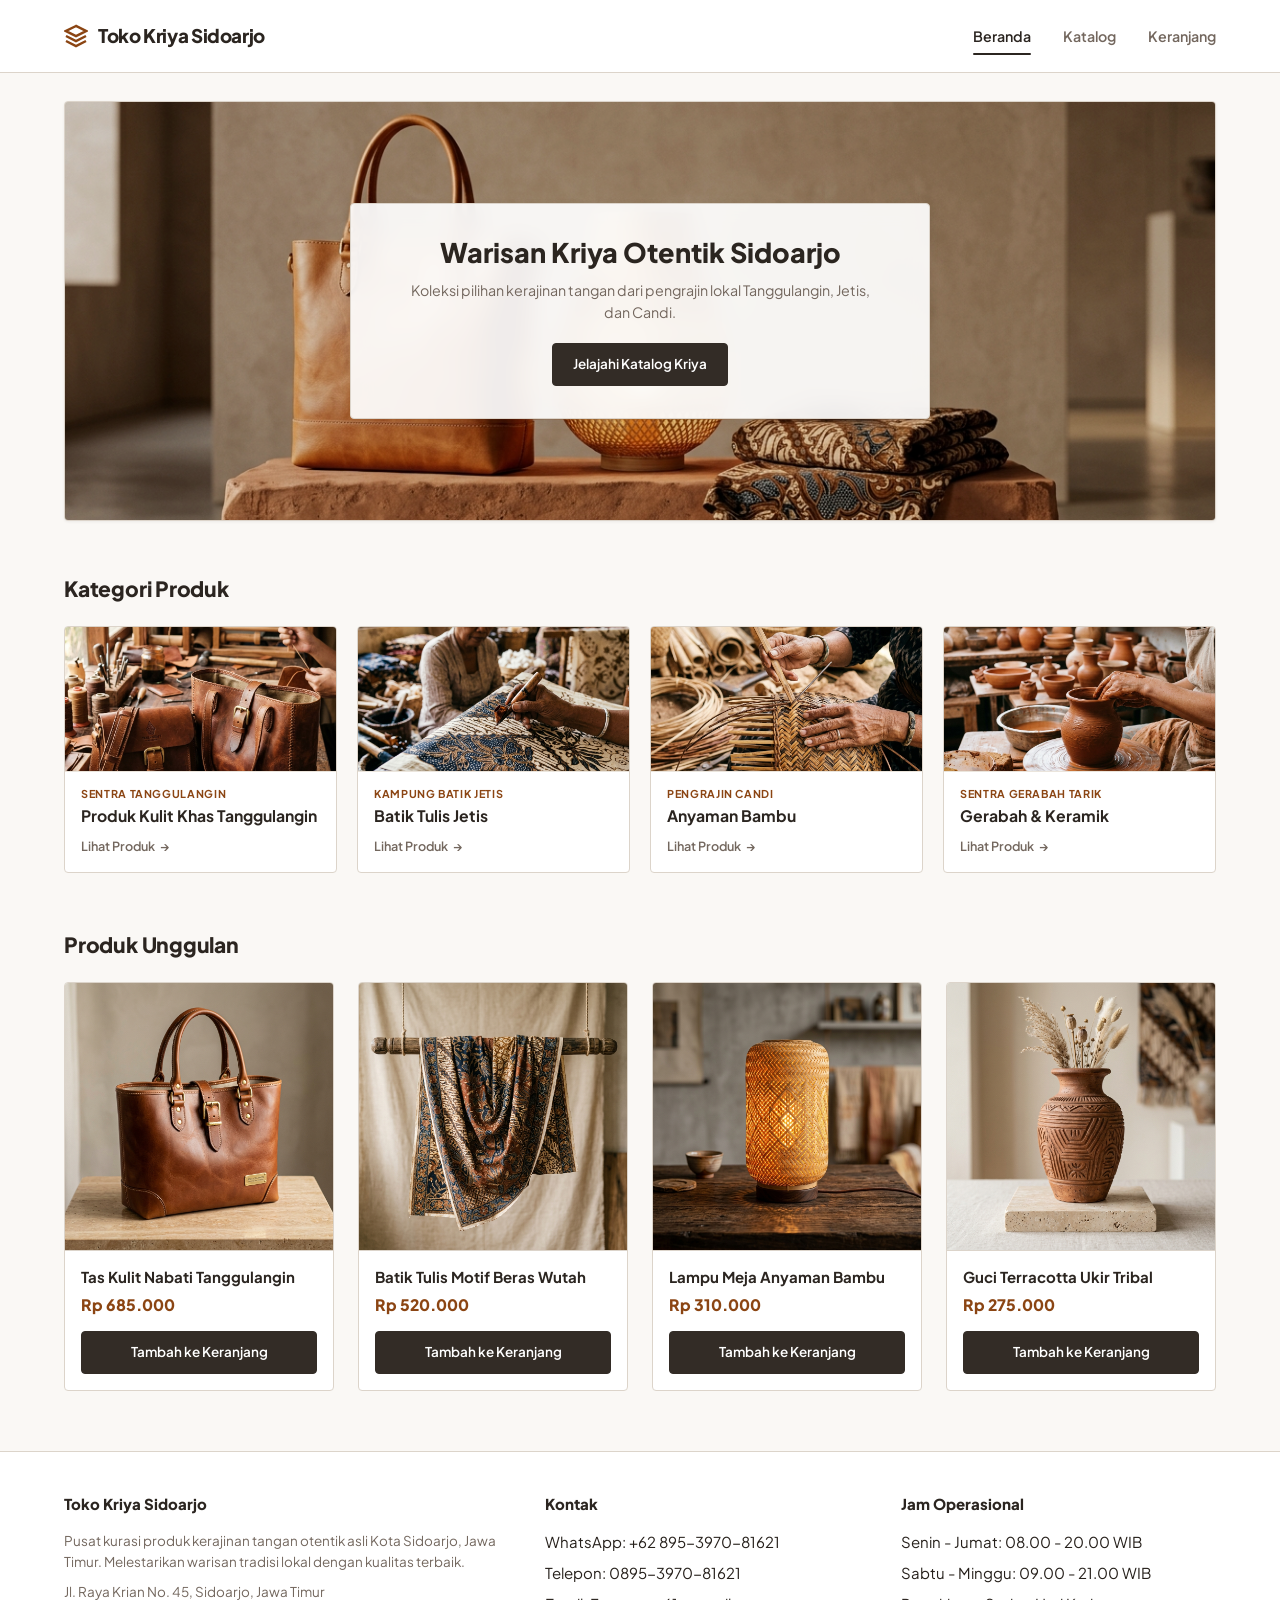
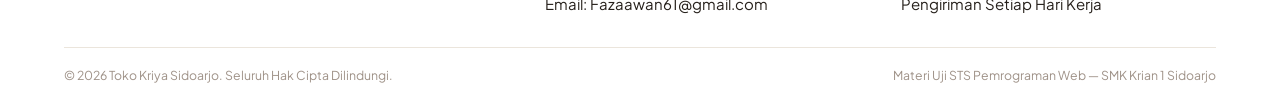
<file: projects/toko-kriya/index.html>
<!DOCTYPE html>
<!-- Tag <!DOCTYPE html> berfungsi mendeklarasikan tipe dokumen sebagai standar HTML5 ke web browser -->
<html lang="id">
<!-- Tag <head> berfungsi menyimpan informasi metadata, judul tab browser, dan link styling CSS eksternal -->

<head>
  <!-- <meta charset="UTF-8"> mengatur pengkodean karakter internasional agar mendukung semua karakter teks -->
  <meta charset="UTF-8">
  <!-- <meta name="viewport"> membuat tata letak halaman responsif di semua perangkat (HP, Tablet, Laptop) -->
  <meta name="viewport" content="width=device-width, initial-scale=1.0">
  <title>Beranda â€” Toko Kriya Sidoarjo</title>
  <meta name="description"
    content="Toko Kriya Sidoarjo menghadirkan produk kerajinan tangan lokal: Kulit Khas Tanggulangin, Batik Jetis, Anyaman Bambu Candi, dan Gerabah Tarik.">
  <!-- Menghubungkan file stylesheet CSS utama (css/style.css) -->
  <link rel="stylesheet" href="css/style.css">
</head>

<!-- Tag <body> membungkus seluruh konten visual yang ditampilkan ke pengguna -->

<body>

  <!-- ========================================================================
       BAGIAN 1: HEADER & NAVIGASI GLOBAL (<header>, <nav>)
       Fungsi: Menampilkan identitas logo toko dan menu navigasi antar 5 halaman
       ======================================================================== -->
  <header class="site-header">
    <!-- .container berfungsi membatasi lebar konten maksimal agar berada rapi di tengah -->
    <div class="container nav-bar">

      <!-- Tag <a> logo toko: Tautan kembali ke beranda (index.html) -->
      <a href="index.html" class="brand-logo">
        <!-- <svg> menampilkan ikon logo vektor berbasis kode yang tajam di semua resolusi -->
        <svg width="24" height="24" viewBox="0 0 24 24" fill="none" stroke="currentColor" stroke-width="2.5">
          <polygon points="12 2 2 7 12 12 22 7 12 2"></polygon>
          <polyline points="2 17 12 22 22 17"></polyline>
          <polyline points="2 12 12 17 22 12"></polyline>
        </svg>
        <span>Toko Kriya Sidoarjo</span>
      </a>

      <!-- PURE CSS MOBILE TOGGLE:
           <input type="checkbox"> tersembunyi sebagai saklar pembuka menu navigasi mobile tanpa JavaScript -->
      <input type="checkbox" id="nav-toggle" class="nav-toggle-checkbox">
      <!-- <label> berfungsi sebagai tombol ikon tiga garis (hamburger) yang dapat disentuh di HP -->
      <label for="nav-toggle" class="nav-toggle-btn" aria-label="Buka menu navigasi">
        <span></span>
        <span></span>
        <span></span>
      </label>

      <!-- <ul> & <li> menyusun daftar menu navigasi secara semantik -->
      <ul class="nav-links">
        <!-- Class 'active' menandai bahwa menu 'Beranda' sedang aktif dikunjungi -->
        <li><a href="index.html" class="nav-link active">Beranda</a></li>
        <li><a href="katalog.html" class="nav-link">Katalog</a></li>
        <li><a href="keranjang.html" class="nav-link">Keranjang</a></li>
      </ul>
    </div>
  </header>

  <!-- ========================================================================
       BAGIAN 2: KONTEN UTAMA HALAMAN BERANDA (<main>)
       Berisi 3 section sesuai sketsa wireframe: Banner Promosi, Kategori, & Produk Unggulan
       ======================================================================== -->
  <main>

    <!-- 1. HERO BANNER PROMOSI (Sesuai Kotak Banner Lebar di Wireframe)
         Tag semantik <section> berfungsi mengelompokkan area promosi utama toko -->
    <section class="hero-banner-section">
      <div class="container">
        <!-- .hero-banner berfungsi sebagai bingkai banner besar dengan efek 3D -->
        <div class="hero-banner scene-3d">
          <img src="assets/images/hero-showcase.jpg" alt="Banner Promosi Kriya Sidoarjo" class="hero-banner-img">
          <!-- .hero-banner-overlay adalah kotak putih di tengah banner yang memuat teks ajakan & tombol -->
          <div class="hero-banner-overlay">
            <h1>Warisan Kriya Otentik Sidoarjo</h1>
            <p>Koleksi pilihan kerajinan tangan dari pengrajin lokal Tanggulangin, Jetis, dan Candi.</p>
            <a href="katalog.html" class="btn btn-dark">Jelajahi Katalog Kriya</a>
          </div>
        </div>
      </div>
    </section>

    <!-- 2. KATEGORI PRODUK (4 Kotak Horizontal Sesuai Wireframe) -->
    <section class="home-categories-section">
      <div class="container">
        <h2 class="section-title">Kategori Produk</h2>
        <!-- .categories-grid membagi 4 kotak kategori secara sejajar sama rata (CSS Grid 4 Kolom) -->
        <div class="categories-grid">
          <!-- Kotak Kategori 1: Produk Kulit Khas Tanggulangin -->
          <a href="katalog.html?kategori=kulit" class="category-tile">
            <div class="category-tile-thumb">
              <img src="assets/images/kategori-kulit.jpg" alt="Kategori Kerajinan Produk Kulit Khas Tanggulangin"
                loading="lazy">
            </div>
            <div class="category-tile-body">
              <span class="category-tile-tag">Sentra Tanggulangin</span>
              <h3 class="category-tile-title">Produk Kulit Khas Tanggulangin</h3>
              <span class="category-tile-link">Lihat Produk <span class="arrow">&rarr;</span></span>
            </div>
          </a>

          <!-- Kotak Kategori 2: Batik Tulis Jetis -->
          <a href="katalog.html?kategori=batik" class="category-tile">
            <div class="category-tile-thumb">
              <img src="assets/images/kategori-batik.jpg" alt="Kategori Batik Tulis Jetis" loading="lazy">
            </div>
            <div class="category-tile-body">
              <span class="category-tile-tag">Kampung Batik Jetis</span>
              <h3 class="category-tile-title">Batik Tulis Jetis</h3>
              <span class="category-tile-link">Lihat Produk <span class="arrow">&rarr;</span></span>
            </div>
          </a>

          <!-- Kotak Kategori 3: Anyaman Bambu Candi -->
          <a href="katalog.html?kategori=bambu" class="category-tile">
            <div class="category-tile-thumb">
              <img src="assets/images/kategori-anyaman.jpg" alt="Kategori Anyaman Bambu Candi" loading="lazy">
            </div>
            <div class="category-tile-body">
              <span class="category-tile-tag">Pengrajin Candi</span>
              <h3 class="category-tile-title">Anyaman Bambu</h3>
              <span class="category-tile-link">Lihat Produk <span class="arrow">&rarr;</span></span>
            </div>
          </a>

          <!-- Kotak Kategori 4: Gerabah & Keramik Tarik -->
          <a href="katalog.html?kategori=keramik" class="category-tile">
            <div class="category-tile-thumb">
              <img src="assets/images/kategori-keramik.jpg" alt="Kategori Gerabah & Keramik Tarik" loading="lazy">
            </div>
            <div class="category-tile-body">
              <span class="category-tile-tag">Sentra Gerabah Tarik</span>
              <h3 class="category-tile-title">Gerabah & Keramik</h3>
              <span class="category-tile-link">Lihat Produk <span class="arrow">&rarr;</span></span>
            </div>
          </a>
        </div>
      </div>
    </section>

    <!-- 3. PRODUK UNGGULAN (4 Kartu Produk Sejajar Sesuai Wireframe) -->
    <section class="home-featured-section">
      <div class="container">
        <h2 class="section-title">Produk Unggulan</h2>
        <!-- .grid-4-col menyusun 4 kartu produk secara sejajar (CSS Grid 4 Kolom) -->
        <div class="grid-4-col" id="featured-products-grid">

          <!-- KARTU PRODUK 1: Tas Kulit
               Tag semantik <article> menandai konten kartu produk mandiri yang independen -->
          <article class="product-card" data-id="prod-1">
            <!-- .product-card-thumb adalah wadah gambar bujur sangkar (aspect-ratio 1:1) -->
            <div class="product-card-thumb">
              <a href="detail-produk.html?id=prod-1" aria-label="Lihat detail Tas Kulit Nabati Tanggulangin">
                <img src="assets/images/tas-kulit.jpg" alt="Tas Kulit Nabati Tanggulangin">
              </a>
            </div>
            <!-- .product-card-body membungkus judul, harga, dan tombol aksi -->
            <div class="product-card-body">
              <h3 class="product-card-title">
                <a href="detail-produk.html?id=prod-1" class="product-title-link">Tas Kulit Nabati Tanggulangin</a>
              </h3>
              <div class="product-card-price">Rp 685.000</div>
              <div class="product-card-action">
                <a href="keranjang.html" class="btn btn-dark btn-block btn-add-cart" data-id="prod-1">Tambah ke Keranjang</a>
              </div>
            </div>
          </article>

          <!-- KARTU PRODUK 2: Kain Batik -->
          <article class="product-card" data-id="prod-2">
            <div class="product-card-thumb">
              <a href="detail-produk.html?id=prod-2" aria-label="Lihat detail Batik Tulis Motif Beras Wutah">
                <img src="assets/images/batik-jetis.jpg" alt="Kain Batik Tulis Jetis">
              </a>
            </div>
            <div class="product-card-body">
              <h3 class="product-card-title">
                <a href="detail-produk.html?id=prod-2" class="product-title-link">Batik Tulis Motif Beras Wutah</a>
              </h3>
              <div class="product-card-price">Rp 520.000</div>
              <div class="product-card-action">
                <a href="keranjang.html" class="btn btn-dark btn-block btn-add-cart" data-id="prod-2">Tambah ke Keranjang</a>
              </div>
            </div>
          </article>

          <!-- KARTU PRODUK 3: Lampu Bambu -->
          <article class="product-card" data-id="prod-3">
            <div class="product-card-thumb">
              <a href="detail-produk.html?id=prod-3" aria-label="Lihat detail Lampu Meja Anyaman Bambu">
                <img src="assets/images/lampu-bambu.jpg" alt="Lampu Meja Anyaman Geometris">
              </a>
            </div>
            <div class="product-card-body">
              <h3 class="product-card-title">
                <a href="detail-produk.html?id=prod-3" class="product-title-link">Lampu Meja Anyaman Bambu</a>
              </h3>
              <div class="product-card-price">Rp 310.000</div>
              <div class="product-card-action">
                <a href="keranjang.html" class="btn btn-dark btn-block btn-add-cart" data-id="prod-3">Tambah ke Keranjang</a>
              </div>
            </div>
          </article>

          <!-- KARTU PRODUK 4: Guci Terracotta -->
          <article class="product-card" data-id="prod-4">
            <div class="product-card-thumb">
              <a href="detail-produk.html?id=prod-4" aria-label="Lihat detail Guci Terracotta Ukir Tribal">
                <img src="assets/images/guci-keramik.jpg" alt="Guci Terracotta Ukir Tribal">
              </a>
            </div>
            <div class="product-card-body">
              <h3 class="product-card-title">
                <a href="detail-produk.html?id=prod-4" class="product-title-link">Guci Terracotta Ukir Tribal</a>
              </h3>
              <div class="product-card-price">Rp 275.000</div>
              <div class="product-card-action">
                <a href="keranjang.html" class="btn btn-dark btn-block btn-add-cart" data-id="prod-4">Tambah ke Keranjang</a>
              </div>
            </div>
          </article>

        </div>
      </div>
    </section>
  </main>

  <!-- ========================================================================
       BAGIAN 3: FOOTER (3 KOLOM SESUAI WIREFRAME) (<footer>)
       Fungsi: Memuat informasi profil, kontak, dan jadwal operasional toko.
       ======================================================================== -->
  <footer class="site-footer-wireframe">
    <div class="container">
      <div class="footer-3col-grid">
        <!-- Kolom 1: Profil Singkat & Alamat Toko -->
        <div class="footer-column">
          <h4>Toko Kriya Sidoarjo</h4>
          <p>
            Pusat kurasi produk kerajinan tangan otentik asli Kota Sidoarjo, Jawa Timur. Melestarikan warisan tradisi
            lokal dengan kualitas terbaik.
          </p>
          <p style="margin-top: 8px;">Jl. Raya Krian No. 45, Sidoarjo, Jawa Timur</p>
        </div>

        <!-- Kolom 2: Saluran Komunikasi (Kontak) -->
        <div class="footer-column">
          <h4>Kontak</h4>
          <ul class="footer-links-list">
            <li>WhatsApp: +62 895-3970-81621</li>
            <li>Telepon: 0895-3970-81621</li>
            <li>Email: Fazaawan61@gmail.com</li>
          </ul>
        </div>

        <!-- Kolom 3: Jadwal Buka & Pengiriman -->
        <div class="footer-column">
          <h4>Jam Operasional</h4>
          <ul class="footer-links-list">
            <li>Senin - Jumat: 08.00 - 20.00 WIB</li>
            <li>Sabtu - Minggu: 09.00 - 21.00 WIB</li>
            <li>Pengiriman Setiap Hari Kerja</li>
          </ul>
        </div>
      </div>

      <!-- Baris Bawah: Informasi Hak Cipta & Mata Pelajaran Sekolah -->
      <div class="footer-bottom-bar">
        <span>&copy; 2026 Toko Kriya Sidoarjo. Seluruh Hak Cipta Dilindungi.</span>
        <span>Materi Uji STS Pemrograman Web — SMK Krian 1 Sidoarjo</span>
      </div>
    </div>
  </footer>

  <!-- SCRIPT STORE & SINKRONISASI PRODUK DARI ADMIN -->
  <script src="js/products.js"></script>
  <script>
    document.addEventListener('DOMContentLoaded', function() {
      const featuredGrid = document.getElementById('featured-products-grid');

      function renderFeatured() {
        if (!featuredGrid) return;
        const products = (typeof ProductStore !== 'undefined') ? ProductStore.getAll() : [];
        const featured = products.slice(0, 4);

        featuredGrid.innerHTML = '';
        if (featured.length === 0) {
          featuredGrid.innerHTML = '<div style="grid-column: 1/-1; text-align: center; padding: 40px; color: var(--c-text-muted);">Belum ada produk unggulan yang ditampilkan.</div>';
          return;
        }

        featured.forEach(p => {
          const card = document.createElement('article');
          card.className = 'product-card';
          card.setAttribute('data-id', p.id);

          const formattedPrice = (typeof ProductStore !== 'undefined')
            ? ProductStore.formatRupiah(p.price)
            : 'Rp ' + Number(p.price || 0).toLocaleString('id-ID');

          card.innerHTML = `
            <div class="product-card-thumb">
              <a href="detail-produk.html?id=${p.id}" aria-label="Lihat detail ${p.name}">
                <img src="${p.image}" alt="${p.name}" loading="lazy" onerror="this.src='assets/images/tas-kulit.jpg'">
              </a>
            </div>
            <div class="product-card-body">
              <h3 class="product-card-title">
                <a href="detail-produk.html?id=${p.id}" class="product-title-link">${p.name}</a>
              </h3>
              <div class="product-card-price">${formattedPrice}</div>
              <div class="product-card-action">
                <a href="keranjang.html?add=${p.id}&qty=1" class="btn btn-dark btn-block btn-add-cart" data-id="${p.id}">Tambah ke Keranjang</a>
              </div>
            </div>
          `;
          featuredGrid.appendChild(card);
        });
      }

      if (typeof ProductStore !== 'undefined') {
        ProductStore.listen(renderFeatured);
      }
      renderFeatured();
    });
  </script>
</body>
</html>
</file>
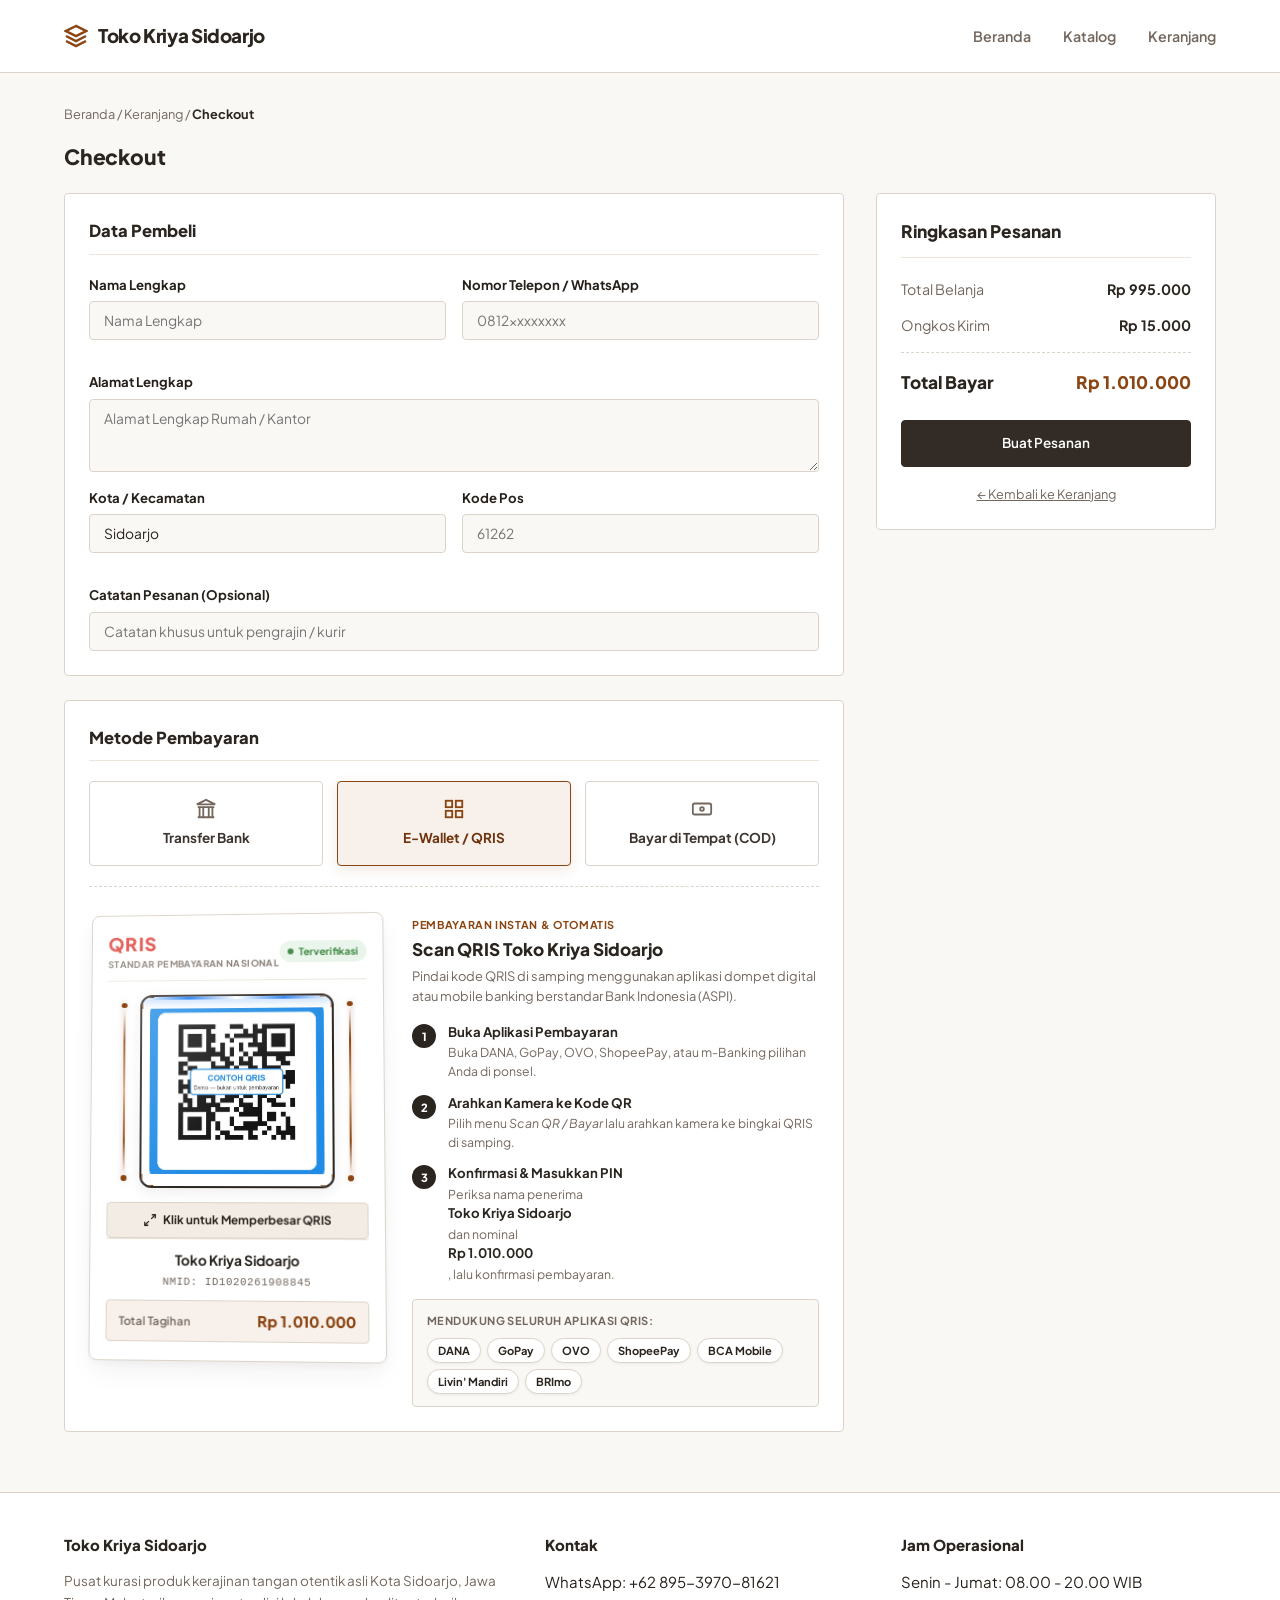
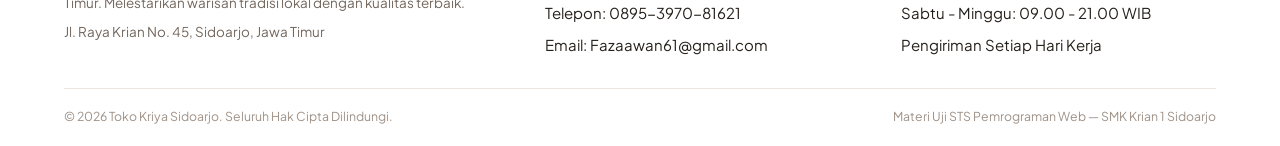
<file: projects/toko-kriya/checkout.html>
<!DOCTYPE html>
<!-- Tag <!DOCTYPE html> berfungsi mendeklarasikan tipe dokumen sebagai HTML5 modern kepada web browser -->
<html lang="id">
<!-- Tag <head> berfungsi menyimpan informasi metadata halaman, judul web, dan pemanggilan file CSS eksternal -->
<head>
  <!-- <meta charset="UTF-8"> berfungsi mengatur pengkodean karakter agar mendukung seluruh simbol dan huruf standar internasional -->
  <meta charset="UTF-8">
  <!-- <meta name="viewport"> berfungsi membuat tata letak halaman responsif menyesuaikan lebar layar perangkat (HP, Tablet, Desktop) -->
  <meta name="viewport" content="width=device-width, initial-scale=1.0">
  
  <!-- <title> berfungsi menentukan judul halaman yang tampil di tab browser -->
  <title>Checkout — Toko Kriya Sidoarjo</title>
  
  <!-- <meta name="description"> berfungsi memberikan ringkasan isi halaman untuk mesin pencari (SEO) -->
  <meta name="description" content="Formulir checkout dan pembayaran pemesanan produk kerajinan tangan lokal Sidoarjo.">
  
  <!-- <link rel="stylesheet"> berfungsi menghubungkan halaman HTML ini dengan file styling CSS utama (css/style.css) -->
  <link rel="stylesheet" href="css/style.css">
  
  <!-- <style> internal di bawah ini berfungsi khusus mengatur pop-up modal dialog notifikasi sukses murni CSS tanpa JavaScript -->
  <style>
    /* .modal-overlay berfungsi sebagai lapisan latar belakang gelap transparan di seluruh layar */
    .modal-overlay {
      position: fixed;
      top: 0;
      left: 0;
      width: 100%;
      height: 100%;
      background: rgba(43, 37, 32, 0.75);
      backdrop-filter: blur(6px);     /* Efek blur pada konten di belakang pop-up */
      display: none;                  /* Disembunyikan secara default saat halaman baru dibuka */
      align-items: center;
      justify-content: center;
      z-index: 1000;                  /* Memastikan pop-up berada di lapisan paling atas */
      padding: 20px;
    }
    
    /* Pseudo-class :target berfungsi mendeteksi saat URL memiliki hash '#modal-sukses'
       sehingga modal otomatis tampil (display: flex) tanpa memerlukan script JavaScript */
    .modal-overlay:target {
      display: flex;
    }
    
    /* .modal-card berfungsi sebagai kotak putih tempat menampilkan pesan berhasil */
    .modal-card {
      background: var(--c-surface);
      border-radius: var(--radius-md);
      max-width: 440px;
      width: 100%;
      padding: 32px 24px;
      text-align: center;
      box-shadow: 0 16px 36px rgba(0,0,0,0.2);
      border: 1.5px solid var(--c-border);
    }
  </style>
</head>

<!-- Tag <body> berfungsi membungkus seluruh konten visual yang dilihat oleh pengguna -->
<body>

  <!-- Checkbox Murni CSS untuk Membuka / Menutup Modal Zoom QRIS -->
  <input type="checkbox" id="qris-zoom-toggle" class="qris-zoom-checkbox" aria-hidden="true">

  <!-- ========================================================================
       BAGIAN 1: HEADER & NAVIGASI GLOBAL (<header>, <nav>)
       Fungsi: Menampilkan identitas logo toko dan menu navigasi antar 5 halaman
       ======================================================================== -->
  <header class="site-header">
    <!-- <div class="container"> berfungsi membatasi lebar maksimal konten agar rapi di tengah layar -->
    <div class="container nav-bar">
      
      <!-- Tag <a> brand logo berfungsi sebagai tautan kembali ke halaman beranda (index.html) -->
      <a href="index.html" class="brand-logo">
        <!-- Tag <svg> berfungsi menampilkan ikon logo vektor berbasis kode yang tajam tanpa pecah -->
        <svg width="24" height="24" viewBox="0 0 24 24" fill="none" stroke="currentColor" stroke-width="2.5">
          <polygon points="12 2 2 7 12 12 22 7 12 2"></polygon>
          <polyline points="2 17 12 22 22 17"></polyline>
          <polyline points="2 12 12 17 22 12"></polyline>
        </svg>
        <!-- <span> berfungsi membungkus teks nama brand toko -->
        <span>Toko Kriya Sidoarjo</span>
      </a>

      <!-- PURE CSS MOBILE TOGGLE:
           <input type="checkbox"> tersembunyi ini berfungsi sebagai saklar menu di HP.
           Ketika dicentang, CSS selektor akan menampilkan menu navigasi tanpa butuh JS -->
      <input type="checkbox" id="nav-toggle" class="nav-toggle-checkbox">
      <!-- <label> berfungsi sebagai tombol ikon tiga garis (hamburger) yang dapat diklik pengguna HP -->
      <label for="nav-toggle" class="nav-toggle-btn" aria-label="Buka menu navigasi">
        <span></span>
        <span></span>
        <span></span>
      </label>

      <!-- Tag <ul> & <li> berfungsi menyusun daftar menu navigasi secara semantik -->
      <ul class="nav-links">
        <li><a href="index.html" class="nav-link">Beranda</a></li>
        <li><a href="katalog.html" class="nav-link">Katalog</a></li>
        <li><a href="keranjang.html" class="nav-link">Keranjang</a></li>
      </ul>
    </div>
  </header>

  <!-- ========================================================================
       BAGIAN 2: KONTEN UTAMA CHECKOUT (<main>)
       Fungsi: Menyediakan formulir pengisian data alamat pembeli, pemilihan
       metode pembayaran, dan panel ringkasan pesanan sesuai gambar wireframe Page 5
       ======================================================================== -->
  <main class="checkout-section">
    <div class="container">
      <!-- BREADCRUMB (<nav>): Menampilkan alur dari keranjang menuju ke checkout -->
      <nav class="breadcrumb-nav" aria-label="Breadcrumb" style="margin-bottom: 16px;">
        <a href="index.html">Beranda</a>
        <span>/</span>
        <a href="keranjang.html">Keranjang</a>
        <span>/</span>
        <span style="color: var(--c-dark); font-weight: 700;">Checkout</span>
      </nav>

      <!-- <h1> berfungsi sebagai judul utama halaman (hierarki heading level 1 untuk SEO) -->
      <h1 class="section-title">Checkout</h1>

      <!-- Pembungkus 2 Kolom: Kolom Kiri untuk Formulir, Kolom Kanan untuk Ringkasan Pesanan -->
      <div class="checkout-grid-layout">
        
        <!-- ====================================================================
             KOLOM KIRI: FORMULIR PENGIRIMAN & METODE PEMBAYARAN (<form>)
             Fungsi atribut action="#modal-sukses": Saat form dikirim, halaman akan
             mengarahkan URL hash ke #modal-sukses untuk memicu pop-up konfirmasi
             ==================================================================== -->
        <form action="#modal-sukses" method="get" class="checkout-form-container">
          
          <!-- KOTAK 1: FORMULIR DATA PEMBELI (Sesuai Kotak Pertama di Wireframe) -->
          <div class="checkout-card-box">
            <h2 class="checkout-card-title">Data Pembeli</h2>
            
            <!-- Baris Form 2 Kolom: Nama Lengkap & Nomor HP -->
            <div class="form-row-2">
              <!-- Grup input untuk Nama Lengkap -->
              <div class="form-group-single">
                <!-- <label> berfungsi memberikan label penjelas untuk input terkait -->
                <label for="nama" style="font-weight: 700; font-size: 0.88rem;">Nama Lengkap</label>
                <!-- <input type="text"> berfungsi sebagai field isian teks nama, required artinya wajib diisi -->
                <input type="text" id="nama" class="form-input-control" placeholder="Nama Lengkap" required>
              </div>

              <!-- Grup input untuk Nomor Telepon / WhatsApp -->
              <div class="form-group-single">
                <label for="telepon" style="font-weight: 700; font-size: 0.88rem;">Nomor Telepon / WhatsApp</label>
                <!-- <input type="tel"> berfungsi sebagai field khusus nomor telepon -->
                <input type="tel" id="telepon" class="form-input-control" placeholder="0812xxxxxxxx" required>
              </div>
            </div>

            <!-- Baris Form Kolom Penuh: Alamat Lengkap Pembeli -->
            <div class="form-group-single">
              <label for="alamat" style="font-weight: 700; font-size: 0.88rem;">Alamat Lengkap</label>
              <!-- <textarea> berfungsi untuk input teks panjang multi-baris (jalan, nomor rumah, RT/RW, kecamatan) -->
              <textarea id="alamat" class="form-input-control" rows="3" placeholder="Alamat Lengkap Rumah / Kantor" required></textarea>
            </div>

            <!-- Baris Form 2 Kolom: Kota/Kecamatan & Kode Pos -->
            <div class="form-row-2">
              <div class="form-group-single">
                <label for="kota" style="font-weight: 700; font-size: 0.88rem;">Kota / Kecamatan</label>
                <input type="text" id="kota" class="form-input-control" value="Sidoarjo" required>
              </div>
              <div class="form-group-single">
                <label for="kodepos" style="font-weight: 700; font-size: 0.88rem;">Kode Pos</label>
                <input type="text" id="kodepos" class="form-input-control" placeholder="61262" required>
              </div>
            </div>

            <!-- Baris Form: Catatan Tambahan (Opsional) -->
            <div class="form-group-single" style="margin-bottom: 0;">
              <label for="catatan" style="font-weight: 700; font-size: 0.88rem;">Catatan Pesanan (Opsional)</label>
              <input type="text" id="catatan" class="form-input-control" placeholder="Catatan khusus untuk pengrajin / kurir">
            </div>
          </div>

          <!-- KOTAK 2: METODE PEMBAYARAN (Sesuai Wireframe dengan Detail Dinamis Murni CSS) -->
          <div class="checkout-card-box payment-section-card">
            <h2 class="checkout-card-title">Metode Pembayaran</h2>

            <!-- Radio Inputs Pengendali Opsi Pembayaran Murni CSS -->
            <input type="radio" name="metode-bayar" id="bayar-bank" class="payment-method-radio">
            <input type="radio" name="metode-bayar" id="bayar-ewallet" class="payment-method-radio" checked>
            <input type="radio" name="metode-bayar" id="bayar-cod" class="payment-method-radio">

            <!-- 3 Kotak Pilihan Metode Pembayaran Sejajar -->
            <div class="payment-tiles-row">
              <!-- Pilihan 1: Transfer Bank -->
              <label for="bayar-bank" class="payment-tile-label label-bank">
                <svg width="22" height="22" viewBox="0 0 24 24" fill="none" stroke="currentColor" stroke-width="2" aria-hidden="true">
                  <path d="M3 21h18M3 10h18M5 10v11M9 10v11M15 10v11M19 10v11M12 2L2 7h20L12 2z"></path>
                </svg>
                <span>Transfer Bank</span>
              </label>

              <!-- Pilihan 2: E-Wallet / QRIS (Default Terpilih) -->
              <label for="bayar-ewallet" class="payment-tile-label label-ewallet">
                <svg width="22" height="22" viewBox="0 0 24 24" fill="none" stroke="currentColor" stroke-width="2" aria-hidden="true">
                  <rect x="3" y="3" width="7" height="7"></rect>
                  <rect x="14" y="3" width="7" height="7"></rect>
                  <rect x="14" y="14" width="7" height="7"></rect>
                  <rect x="3" y="14" width="7" height="7"></rect>
                </svg>
                <span>E-Wallet / QRIS</span>
              </label>

              <!-- Pilihan 3: COD (Bayar di Tempat) -->
              <label for="bayar-cod" class="payment-tile-label label-cod">
                <svg width="22" height="22" viewBox="0 0 24 24" fill="none" stroke="currentColor" stroke-width="2" aria-hidden="true">
                  <rect x="2" y="6" width="20" height="12" rx="2"></rect>
                  <circle cx="12" cy="12" r="2"></circle>
                  <path d="M6 12h.01M18 12h.01"></path>
                </svg>
                <span>Bayar di Tempat (COD)</span>
              </label>
            </div>

            <!-- Panel Rincian Pembayaran Berdasarkan Opsi yang Dipilih (Murni CSS) -->
            <div class="payment-details-container">
              
              <!-- Panel 1: Transfer Bank -->
              <div class="payment-panel panel-bank">
                <div class="bank-transfer-details">
                  <p class="panel-intro-text">
                    Silakan transfer pembayaran ke salah satu rekening bank resmi Toko Kriya Sidoarjo:
                  </p>
                  <div class="bank-accounts-grid">
                    <div class="bank-account-card">
                      <div class="bank-badge">BCA</div>
                      <div class="bank-account-info">
                        <span class="bank-acc-number">829-019-2811</span>
                        <span class="bank-acc-holder">a.n. Toko Kriya Sidoarjo</span>
                      </div>
                    </div>
                    <div class="bank-account-card">
                      <div class="bank-badge">MANDIRI</div>
                      <div class="bank-account-info">
                        <span class="bank-acc-number">142-00-1928374-1</span>
                        <span class="bank-acc-holder">a.n. Toko Kriya Sidoarjo</span>
                      </div>
                    </div>
                  </div>
                  <p class="panel-note-text">
                    * Verifikasi pembayaran transfer bank diproses otomatis dalam 1-5 menit kerja.
                  </p>
                </div>
              </div>

              <!-- Panel 2: E-Wallet / QRIS (3D Interactive Experience & Decorative Framed Borders) -->
              <div class="payment-panel panel-qris">
                <div class="qris-showcase-container">
                  
                  <!-- Sisi Kiri: Kartu QRIS Interaktif 3D Berbingkai Cantik (3D Web Experience) -->
                  <div class="qris-3d-wrapper scene-3d">
                    <div class="qris-3d-card">
                      
                      <!-- Header Identitas QRIS Nasional -->
                      <div class="qris-card-header">
                        <div class="qris-brand-badge">
                          <span class="qris-badge-title">QRIS</span>
                          <span class="qris-badge-sub">Standar Pembayaran Nasional</span>
                        </div>
                        <span class="qris-merchant-status">Terverifikasi</span>
                      </div>

                      <!-- Bingkai Ornamen Dekoratif di Samping & Sekeliling QRIS -->
                      <div class="qris-frame-container">
                        <!-- Border Ornamen Dekoratif Sisi Kiri -->
                        <div class="qris-side-border border-left" aria-hidden="true">
                          <span class="border-dot"></span>
                          <span class="border-line"></span>
                          <span class="border-dot"></span>
                        </div>

                        <!-- Frame Utama Tempat Gambar QRIS dengan 3D Corner Brackets (Bisa Diklik untuk Memperbesar) -->
                        <label for="qris-zoom-toggle" class="qris-code-frame qris-clickable-frame" title="Klik untuk Memperbesar QRIS">
                          <span class="corner-bracket top-left" aria-hidden="true"></span>
                          <span class="corner-bracket top-right" aria-hidden="true"></span>
                          <span class="corner-bracket bottom-left" aria-hidden="true"></span>
                          <span class="corner-bracket bottom-right" aria-hidden="true"></span>

                          <!-- Gambar QRIS Asli dari Pengguna -->
                          <img src="assets/images/qris-pembayaran.jpg" alt="Kode QRIS Resmi Toko Kriya Sidoarjo" class="qris-image">

                          <!-- Efek Animasi Garis Scan 3D Melintas Halus -->
                          <div class="qris-scan-sheen" aria-hidden="true"></div>

                          <!-- Petunjuk Klik Perbesar (Hover Overlay) -->
                          <span class="qris-zoom-hint" aria-hidden="true">
                            <svg width="13" height="13" viewBox="0 0 24 24" fill="none" stroke="currentColor" stroke-width="2.5">
                              <circle cx="11" cy="11" r="8"></circle>
                              <line x1="21" y1="21" x2="16.65" y2="16.65"></line>
                              <line x1="11" y1="8" x2="11" y2="14"></line>
                              <line x1="8" y1="11" x2="14" y2="11"></line>
                            </svg>
                            Klik Perbesar
                          </span>
                        </label>

                        <!-- Border Ornamen Dekoratif Sisi Kanan -->
                        <div class="qris-side-border border-right" aria-hidden="true">
                          <span class="border-dot"></span>
                          <span class="border-line"></span>
                          <span class="border-dot"></span>
                        </div>
                      </div>

                      <!-- Tombol Tambahan untuk Memperbesar Kode QR -->
                      <label for="qris-zoom-toggle" class="qris-zoom-cta-btn" title="Perbesar tampilan QR agar lebih mudah discan kamera">
                        <svg width="14" height="14" viewBox="0 0 24 24" fill="none" stroke="currentColor" stroke-width="2.2" aria-hidden="true">
                          <polyline points="15 3 21 3 21 9"></polyline>
                          <polyline points="9 21 3 21 3 15"></polyline>
                          <line x1="21" y1="3" x2="14" y2="10"></line>
                          <line x1="3" y1="21" x2="10" y2="14"></line>
                        </svg>
                        <span>Klik untuk Memperbesar QRIS</span>
                      </label>

                      <!-- Footer Informasi Merchant & Total Nominal -->
                      <div class="qris-card-footer">
                        <div class="qris-merchant-info">
                          <strong>Toko Kriya Sidoarjo</strong>
                          <span class="qris-nmid">NMID: ID1020261908845</span>
                        </div>
                        <div class="qris-total-badge">
                          <span class="qris-total-label">Total Tagihan</span>
                          <span class="qris-total-amount">Rp 1.010.000</span>
                        </div>
                      </div>

                      <!-- Refleksi Pencahayaan 3D Sheen -->
                      <div class="qris-card-glare" aria-hidden="true"></div>
                    </div>
                  </div>

                  <!-- Sisi Kanan: Panduan Langkah Scan & Ekosistem E-Wallet (Anti-UI-Slop) -->
                  <div class="qris-instructions-side">
                    <div class="qris-guide-header">
                      <span class="qris-guide-tag">Pembayaran Instan & Otomatis</span>
                      <h3 class="qris-guide-title">Scan QRIS Toko Kriya Sidoarjo</h3>
                      <p class="qris-guide-desc">
                        Pindai kode QRIS di samping menggunakan aplikasi dompet digital atau mobile banking berstandar Bank Indonesia (ASPI).
                      </p>
                    </div>

                    <!-- 3 Langkah Pembayaran Mudah -->
                    <ol class="qris-steps-list">
                      <li>
                        <span class="step-num">1</span>
                        <div class="step-text">
                          <strong>Buka Aplikasi Pembayaran</strong>
                          <span>Buka DANA, GoPay, OVO, ShopeePay, atau m-Banking pilihan Anda di ponsel.</span>
                        </div>
                      </li>
                      <li>
                        <span class="step-num">2</span>
                        <div class="step-text">
                          <strong>Arahkan Kamera ke Kode QR</strong>
                          <span>Pilih menu <em>Scan QR / Bayar</em> lalu arahkan kamera ke bingkai QRIS di samping.</span>
                        </div>
                      </li>
                      <li>
                        <span class="step-num">3</span>
                        <div class="step-text">
                          <strong>Konfirmasi & Masukkan PIN</strong>
                          <span>Periksa nama penerima <strong>Toko Kriya Sidoarjo</strong> dan nominal <strong>Rp 1.010.000</strong>, lalu konfirmasi pembayaran.</span>
                        </div>
                      </li>
                    </ol>

                    <!-- Ekosistem Dompet Digital & Bank yang Didukung -->
                    <div class="qris-supported-ecosystem">
                      <span class="ecosystem-title">Mendukung Seluruh Aplikasi QRIS:</span>
                      <div class="ecosystem-badges">
                        <span class="eco-pill">DANA</span>
                        <span class="eco-pill">GoPay</span>
                        <span class="eco-pill">OVO</span>
                        <span class="eco-pill">ShopeePay</span>
                        <span class="eco-pill">BCA Mobile</span>
                        <span class="eco-pill">Livin' Mandiri</span>
                        <span class="eco-pill">BRImo</span>
                      </div>
                    </div>
                  </div>

                </div>
              </div>

              <!-- Panel 3: Bayar di Tempat (COD) -->
              <div class="payment-panel panel-cod">
                <div class="cod-details-card">
                  <div class="cod-header">
                    <strong>Layanan Bayar di Tempat (COD)</strong>
                    <span class="cod-badge">Area Sidoarjo & Surabaya</span>
                  </div>
                  <p class="cod-desc">
                    Siapkan uang tunai pas sejumlah <strong>Rp 1.010.000</strong> saat kurir mengantarkan pesanan kriya ke alamat rumah Anda. Pesanan Anda akan segera dipersiapkan dan dikirim dari pengrajin lokal Sidoarjo.
                  </p>
                </div>
              </div>

            </div>
          </div>

          <!-- Input submit tersembunyi: berfungsi memproses pengiriman data formulir
               Elemen ini akan dipicu secara otomatis saat label 'Buat Pesanan' di sisi kanan diklik -->
          <input type="submit" id="submit-order-form" style="display: none;">
        </form>

        <!-- ====================================================================
             KOLOM KANAN: PANEL RINGKASAN PESANAN (<aside>)
             Tag semantik <aside> berfungsi sebagai informasi pendukung/samping
             yang menampilkan rincian total belanja, ongkir, dan tombol submit
             ==================================================================== -->
        <aside class="summary-card">
          <h2 class="summary-title">Ringkasan Pesanan</h2>

          <!-- Baris biaya subtotal belanja barang -->
          <div class="summary-row-item">
            <span>Total Belanja</span>
            <span style="font-weight: 700; color: var(--c-dark);">Rp 995.000</span>
          </div>

          <!-- Baris ongkos kirim lokal Sidoarjo -->
          <div class="summary-row-item">
            <span>Ongkos Kirim</span>
            <span style="font-weight: 700; color: var(--c-dark);">Rp 15.000</span>
          </div>

          <!-- Baris total keseluruhan yang harus dibayar -->
          <div class="summary-row-item total">
            <span>Total Bayar</span>
            <span class="price-tag">Rp 1.010.000</span>
          </div>

          <!-- Tombol Aksi "Buat Pesanan":
               Menggunakan elemen <label for="submit-order-form"> agar saat tombol ini diklik,
               formulir di sebelah kiri otomatis divalidasi dan disubmit tanpa bantuan JavaScript -->
          <div style="margin-top: 24px;">
            <label for="submit-order-form" class="btn btn-dark btn-block" style="padding: 12px 16px; cursor: pointer;">
              Buat Pesanan
            </label>
          </div>

          <!-- Tautan kembali ke halaman keranjang -->
          <div style="margin-top: 14px; text-align: center;">
            <a href="keranjang.html" style="font-size: 0.85rem; color: var(--c-text-muted); text-decoration: underline;">
              &larr; Kembali ke Keranjang
            </a>
          </div>
        </aside>

      </div>
    </div>
  </main>

  <!-- ========================================================================
       BAGIAN 3: MODAL POP-UP NOTIFIKASI SUKSES (PURE CSS :target)
       Fungsi: Menampilkan dialog konfirmasi pemesanan berhasil tanpa JavaScript.
       Elemen ini aktif saat URL berubah menjadi checkout.html#modal-sukses
       ======================================================================== -->
  <aside id="modal-sukses" class="modal-overlay" role="dialog" aria-modal="true" aria-labelledby="modal-title">
    <div class="modal-card">
      <!-- Ikon ceklis centang hijau sukses -->
      <div style="width: 54px; height: 54px; background: #E8F5EE; color: #2D6A4F; border-radius: 50%; display: flex; align-items: center; justify-content: center; margin: 0 auto 16px auto; font-size: 1.6rem; font-weight: 800;">
        ✓
      </div>
      <!-- Judul pesan sukses -->
      <h2 id="modal-title" style="font-size: 1.4rem; font-weight: 800; color: var(--c-dark); margin-bottom: 8px;">Pesanan Berhasil Dibuat!</h2>
      <p style="color: var(--c-text-muted); font-size: 0.9rem; margin-bottom: 20px;">
        Terima kasih telah berbelanja kerajinan otentik Sidoarjo. Pengrajin kami akan segera memproses pesanan Anda.
      </p>
      
      <!-- Kotak rincian kode pesanan dan tagihan -->
      <div style="background: var(--c-surface-alt); padding: 12px; border-radius: var(--radius-sm); font-size: 0.88rem; margin-bottom: 24px; border: 1px solid var(--c-border);">
        Kode Pesanan: <strong style="color: var(--c-primary);">#KRY-2026-0908</strong><br>
        Total Tagihan: <strong>Rp 1.010.000</strong>
      </div>
      
      <!-- Tombol navigasi setelah berhasil memesan -->
      <div style="display: flex; gap: 10px; justify-content: center;">
        <a href="index.html" class="btn btn-dark btn-sm">Ke Beranda</a>
        <a href="katalog.html" class="btn btn-outline btn-sm">Lihat Katalog</a>
      </div>
    </div>
  </aside>

  <!-- ========================================================================
       MODAL ZOOM QRIS MURNI CSS (LIGHTBOX VIEW AGAR MUDAH DISCAN KAMERA HP)
       ======================================================================== -->
  <div class="qris-lightbox-modal" role="dialog" aria-modal="true" aria-labelledby="qris-modal-title">
    <!-- Backdrop overlay: Saat diklik di luar area kartu, modal akan otomatis tertutup -->
    <label for="qris-zoom-toggle" class="qris-lightbox-backdrop" aria-label="Tutup"></label>

    <div class="qris-lightbox-card scene-3d">
      <!-- Tombol Tutup Silang di Pojok Kanan Atas -->
      <label for="qris-zoom-toggle" class="qris-lightbox-close" aria-label="Tutup Tampilan QRIS">&times;</label>

      <!-- Header Modal QRIS -->
      <div class="qris-lightbox-header">
        <div class="qris-brand-badge">
          <span class="qris-badge-title" style="font-size: 1.5rem;">QRIS</span>
          <span class="qris-badge-sub">Standar Pembayaran Nasional</span>
        </div>
        <span class="qris-merchant-status">Terverifikasi</span>
      </div>

      <div class="qris-lightbox-merchant">
        <h3 id="qris-modal-title">Toko Kriya Sidoarjo</h3>
        <span class="qris-nmid">NMID: ID1020261908845</span>
      </div>

      <!-- Bingkai Besar QRIS dengan Border Ornamen di Samping -->
      <div class="qris-lightbox-frame-wrap">
        <!-- Border Ornamen Samping Kiri -->
        <div class="qris-side-border border-left" style="height: 310px;" aria-hidden="true">
          <span class="border-dot"></span>
          <span class="border-line"></span>
          <span class="border-dot"></span>
        </div>

        <!-- Frame Besar Kode QR -->
        <div class="qris-code-frame qris-large-code-frame">
          <span class="corner-bracket top-left" style="width: 20px; height: 20px; border-width: 4px 0 0 4px;" aria-hidden="true"></span>
          <span class="corner-bracket top-right" style="width: 20px; height: 20px; border-width: 4px 4px 0 0;" aria-hidden="true"></span>
          <span class="corner-bracket bottom-left" style="width: 20px; height: 20px; border-width: 0 0 4px 4px;" aria-hidden="true"></span>
          <span class="corner-bracket bottom-right" style="width: 20px; height: 20px; border-width: 0 4px 4px 0;" aria-hidden="true"></span>

          <!-- Gambar QRIS Ukuran Besar (Jelas & Sangat Mudah Di-scan oleh Kamera Smartphone) -->
          <img src="assets/images/qris-pembayaran.jpg" alt="Kode QRIS Pembayaran Ukuran Besar" class="qris-large-image">

          <!-- Animasi Garis Scan 3D Melintas Halus -->
          <div class="qris-scan-sheen" style="height: 4px;" aria-hidden="true"></div>
        </div>

        <!-- Border Ornamen Samping Kanan -->
        <div class="qris-side-border border-right" style="height: 310px;" aria-hidden="true">
          <span class="border-dot"></span>
          <span class="border-line"></span>
          <span class="border-dot"></span>
        </div>
      </div>

      <!-- Informasi Total Pembayaran -->
      <div class="qris-lightbox-total">
        <span>Total Tagihan Pesanan</span>
        <strong>Rp 1.010.000</strong>
      </div>

      <!-- Instruksi Singkat -->
      <p class="qris-lightbox-hint">
        Arahkan kamera ponsel dari aplikasi <strong>DANA, GoPay, OVO, ShopeePay</strong>, atau <strong>Mobile Banking</strong> ke kode di atas.
      </p>

      <!-- Tombol Tutup Tampilan -->
      <label for="qris-zoom-toggle" class="btn btn-dark btn-block" style="cursor: pointer; padding: 12px; margin-top: 14px;">
        Tutup Tampilan Penuh
      </label>
    </div>
  </div>

  <!-- ========================================================================
       BAGIAN 4: FOOTER (3 KOLOM SESUAI WIREFRAME) (<footer>)
       Fungsi: Memuat informasi profil, kontak, dan jadwal operasional toko.
       ======================================================================== -->
  <footer class="site-footer-wireframe">
    <div class="container">
      <div class="footer-3col-grid">
        <!-- Kolom 1: Profil Toko & Alamat -->
        <div class="footer-column">
          <h4>Toko Kriya Sidoarjo</h4>
          <p>
            Pusat kurasi produk kerajinan tangan otentik asli Kota Sidoarjo, Jawa Timur. Melestarikan warisan tradisi lokal dengan kualitas terbaik.
          </p>
          <p style="margin-top: 8px;">Jl. Raya Krian No. 45, Sidoarjo, Jawa Timur</p>
        </div>

        <!-- Kolom 2: Kontak -->
        <div class="footer-column">
          <h4>Kontak</h4>
          <ul class="footer-links-list">
            <li>WhatsApp: +62 895-3970-81621</li>
            <li>Telepon: 0895-3970-81621</li>
            <li>Email: Fazaawan61@gmail.com</li>
          </ul>
        </div>

        <!-- Kolom 3: Jam Operasional -->
        <div class="footer-column">
          <h4>Jam Operasional</h4>
          <ul class="footer-links-list">
            <li>Senin - Jumat: 08.00 - 20.00 WIB</li>
            <li>Sabtu - Minggu: 09.00 - 21.00 WIB</li>
            <li>Pengiriman Setiap Hari Kerja</li>
          </ul>
        </div>
      </div>

      <!-- Baris Hak Cipta -->
      <div class="footer-bottom-bar">
        <span>&copy; 2026 Toko Kriya Sidoarjo. Seluruh Hak Cipta Dilindungi.</span>
        <span>Materi Uji STS Pemrograman Web — SMK Krian 1 Sidoarjo</span>
      </div>
    </div>
  </footer>
</body>
</html>
</file>
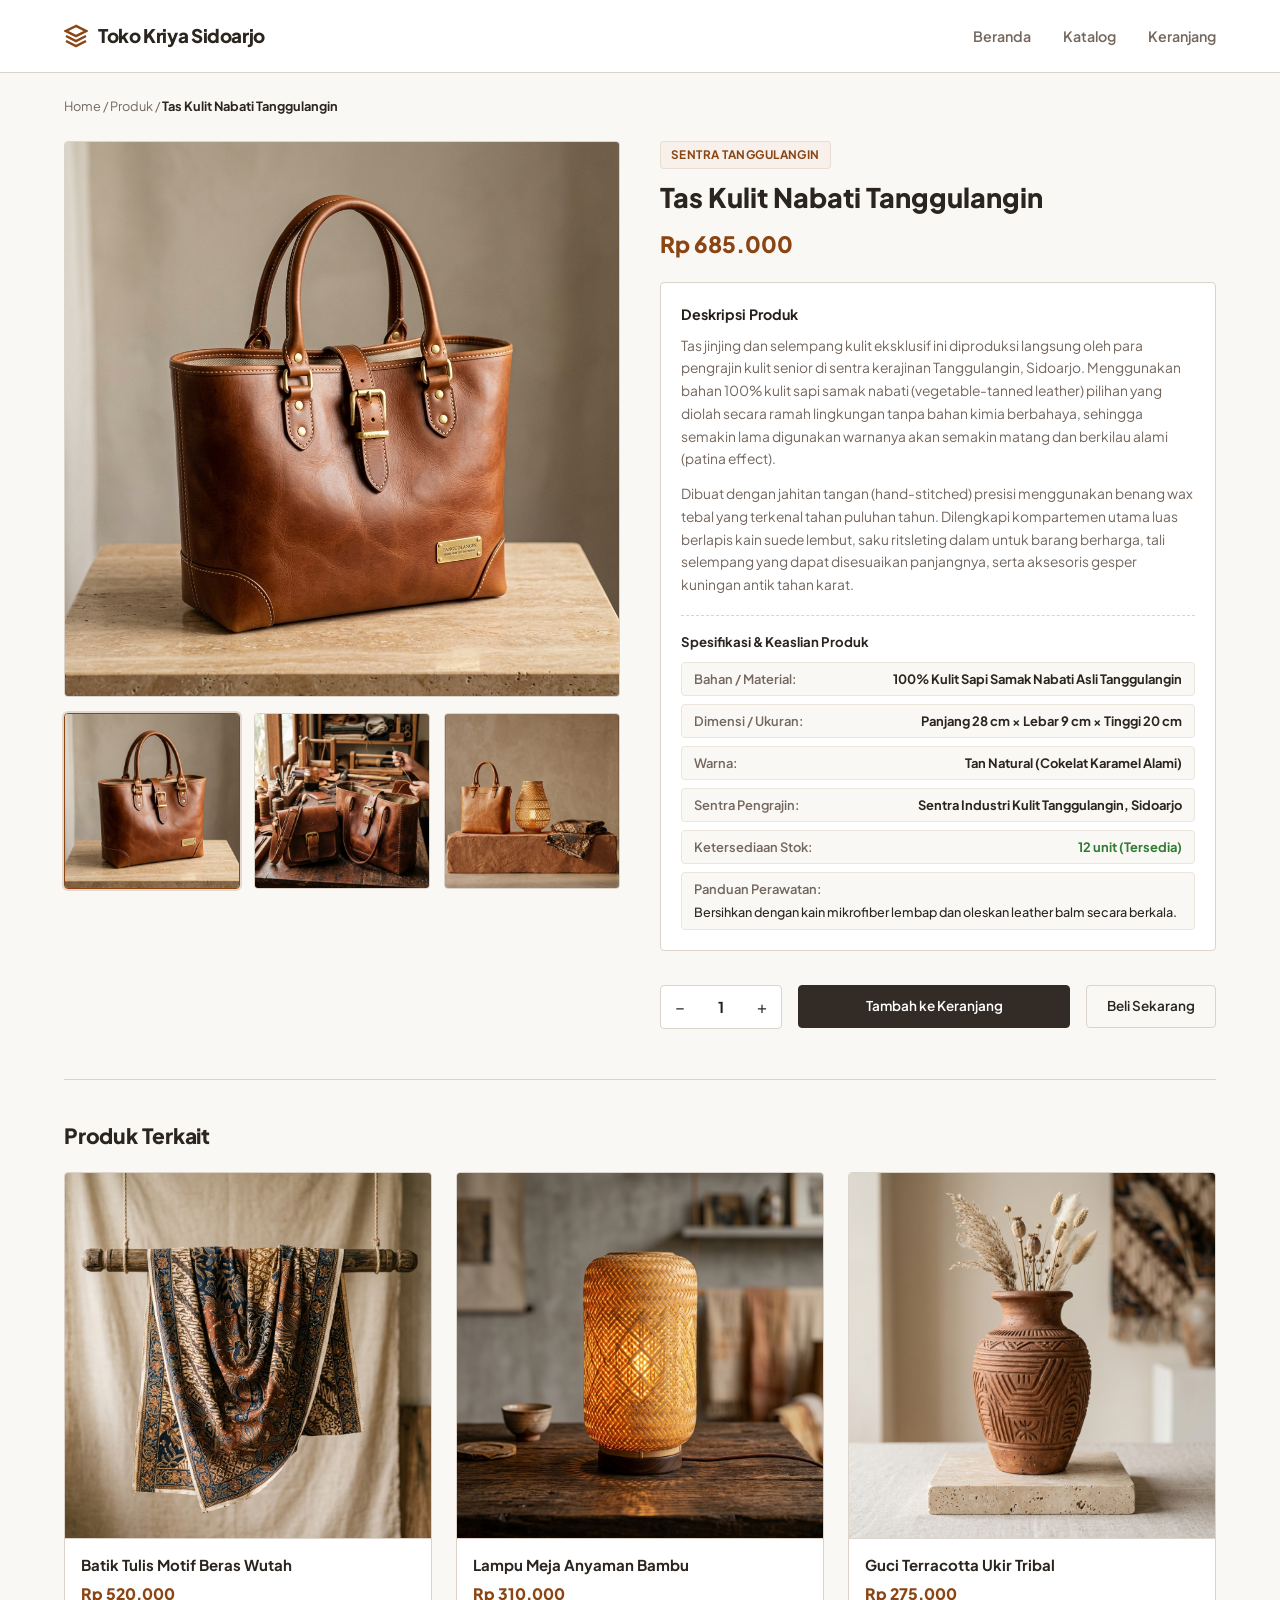
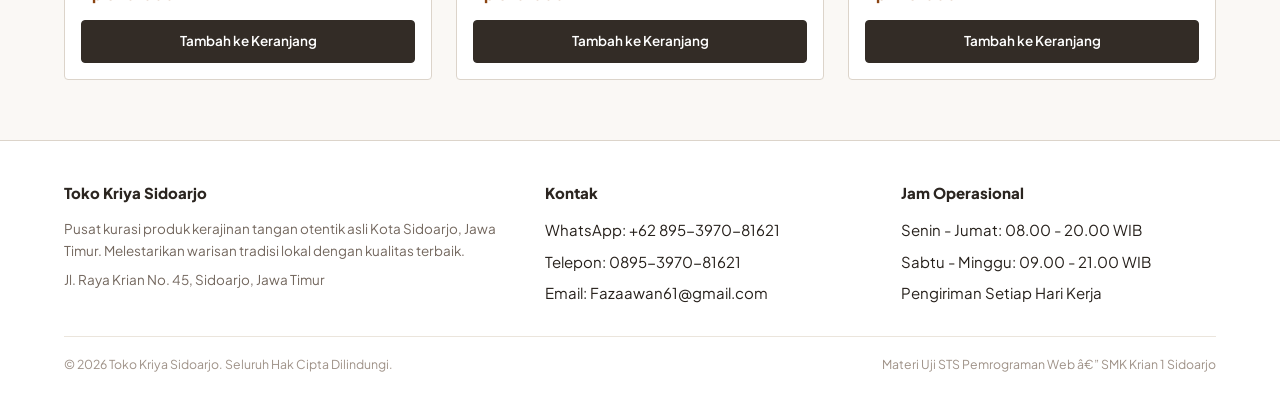
<file: projects/toko-kriya/detail-produk.html>
<!DOCTYPE html>
<!-- Tag <!DOCTYPE html> berfungsi mendeklarasikan dokumen sebagai standar HTML5 -->
<html lang="id">
<!-- Tag <head> menyimpan metadata, judul tab browser, dan link styling CSS -->
<head>
  <meta charset="UTF-8">
  <!-- <meta name="viewport"> membuat tata letak halaman responsif di semua perangkat -->
  <meta name="viewport" content="width=device-width, initial-scale=1.0">
  <title>Detail Produk — Toko Kriya Sidoarjo</title>
  <meta name="description" content="Detail lengkap produk kerajinan tangan Tas Kulit Nabati Tanggulangin asli Sidoarjo.">
  <!-- Menghubungkan file stylesheet CSS utama -->
  <link rel="stylesheet" href="css/style.css">
</head>

<!-- Tag <body> membungkus seluruh elemen yang tampil di layar -->
<body>

  <!-- ========================================================================
       BAGIAN 1: HEADER & NAVIGASI GLOBAL (<header>)
       ======================================================================== -->
  <header class="site-header">
    <div class="container nav-bar">
      <!-- Tautan logo toko kriya -->
      <a href="index.html" class="brand-logo">
        <svg width="24" height="24" viewBox="0 0 24 24" fill="none" stroke="currentColor" stroke-width="2.5">
          <polygon points="12 2 2 7 12 12 22 7 12 2"></polygon>
          <polyline points="2 17 12 22 22 17"></polyline>
          <polyline points="2 12 12 17 22 12"></polyline>
        </svg>
        <span>Toko Kriya Sidoarjo</span>
      </a>

      <!-- PURE CSS MOBILE TOGGLE: Saklar checkbox untuk menu hamburger HP -->
      <input type="checkbox" id="nav-toggle" class="nav-toggle-checkbox">
      <label for="nav-toggle" class="nav-toggle-btn" aria-label="Buka menu navigasi">
        <span></span>
        <span></span>
        <span></span>
      </label>

      <!-- Daftar tautan navigasi -->
      <ul class="nav-links">
        <li><a href="index.html" class="nav-link">Beranda</a></li>
        <li><a href="katalog.html" class="nav-link">Katalog</a></li>
        <li><a href="keranjang.html" class="nav-link">Keranjang</a></li>
      </ul>
    </div>
  </header>

  <!-- ========================================================================
       BAGIAN 2: KONTEN UTAMA DETAIL PRODUK (<main>)
       Sesuai Wireframe Page 3:
       - Breadcrumb Navigasi: Home / Produk / Detail
       - Grid 2 Kolom:
         * Kiri: Foto Produk Utama + 3 Thumbnail Sejajar (Pure CSS Switcher)
         * Kanan: Judul, Harga, Kartu Deskripsi, Kontrol Jumlah, & Tombol Aksi
       - Bagian Bawah: 3 Kartu Produk Terkait
       ======================================================================== -->
  <main class="product-detail-page">
    <div class="container">
      
      <!-- BREADCRUMB (<nav>): Menampilkan jejak navigasi hirarki halaman -->
      <nav class="breadcrumb-nav" aria-label="Breadcrumb">
        <a href="index.html">Home</a>
        <span>/</span>
        <a href="katalog.html">Produk</a>
        <span>/</span>
        <span id="breadcrumb-product-name" style="color: var(--c-dark); font-weight: 700;">Detail Produk</span>
      </nav>

      <!-- TATA LETAK UTAMA 2 KOLOM (Grid 50% - 50%) -->
      <div class="detail-main-grid">
        
        <!-- ====================================================================
             KOLOM KIRI: GALERI GAMBAR INTERAKTIF MURNI CSS (Pure CSS Radio Hack)
             Cara kerja: Tiga input radio tersembunyi dengan nama yang sama.
             Ketika label thumbnail diklik, CSS selektor mendeteksi input yang aktif (:checked)
             dan menampilkan foto utama yang bersesuaian tanpa butuh JavaScript.
             ==================================================================== -->
        <div class="detail-gallery scene-3d">
          <!-- Radio button untuk sudut foto 1 (Aktif default) -->
          <input type="radio" name="detail-gallery" id="gallery-1" class="gallery-radio" checked>
          <!-- Radio button untuk sudut foto 2 -->
          <input type="radio" name="detail-gallery" id="gallery-2" class="gallery-radio">
          <!-- Radio button untuk sudut foto 3 -->
          <input type="radio" name="detail-gallery" id="gallery-3" class="gallery-radio">

          <!-- Kotak Foto Utama Besar (Aspect Ratio 1:1) -->
          <div class="detail-main-image-box">
            <!-- Foto Sudut 1: Tampil saat #gallery-1 checked -->
            <img src="assets/images/tas-kulit.jpg" alt="Tas Kulit Nabati Tanggulangin - Sudut 1" class="slide-img slide-1">
            <!-- Foto Sudut 2: Tampil saat #gallery-2 checked -->
            <img src="assets/images/kategori-kulit.jpg" alt="Tas Kulit Nabati Tanggulangin - Sudut 2" class="slide-img slide-2">
            <!-- Foto Sudut 3: Tampil saat #gallery-3 checked -->
            <img src="assets/images/hero-showcase.jpg" alt="Tas Kulit Nabati Tanggulangin - Sudut 3" class="slide-img slide-3">
          </div>

          <!-- Baris 3 Thumbnail di Bawah Foto Utama Sesuai Sketsa Wireframe -->
          <div class="detail-thumbnails-row">
            <!-- <label for="gallery-1"> bertindak sebagai tombol yang mengaktifkan radio input #gallery-1 -->
            <label for="gallery-1" class="detail-thumb-item" title="Sudut 1">
              <img src="assets/images/tas-kulit.jpg" alt="Thumbnail 1">
            </label>
            <!-- <label for="gallery-2"> mengaktifkan radio input #gallery-2 -->
            <label for="gallery-2" class="detail-thumb-item" title="Sudut 2">
              <img src="assets/images/kategori-kulit.jpg" alt="Thumbnail 2">
            </label>
            <!-- <label for="gallery-3"> mengaktifkan radio input #gallery-3 -->
            <label for="gallery-3" class="detail-thumb-item" title="Sudut 3">
              <img src="assets/images/hero-showcase.jpg" alt="Thumbnail 3">
            </label>
          </div>
        </div>

        <!-- ====================================================================
             KOLOM KANAN: INFORMASI PRODUK, DESKRIPSI, & AKSI PEMBELIAN
             ==================================================================== -->
        <div class="detail-info-col">
          <!-- Kategori & Sentra Badge -->
          <span class="detail-category-badge" id="detail-category-badge">Sentra Tanggulangin</span>
          <!-- Judul nama produk kriya -->
          <h1 class="detail-product-title">Tas Kulit Nabati Tanggulangin</h1>
          <!-- Harga produk -->
          <div class="detail-product-price">Rp 685.000</div>

          <!-- KOTAK DESKRIPSI PRODUK (Sesuai Kotak Deskripsi di Wireframe) -->
          <div class="detail-desc-card">
            <h4>Deskripsi Produk</h4>
            <p>
              Tas jinjing ini diproduksi langsung oleh para pengrajin kulit senior di sentra kerajinan Tanggulangin, Sidoarjo. Menggunakan bahan 100% kulit sapi samak nabati (vegetable-tanned leather) yang ramah lingkungan dan terkenal kuat.
            </p>
            <p style="margin-top: 10px;">
              Jahitan tangan rapi menggunakan benang wax tebal dengan gesper kuningan asli antik yang tahan karat. Cocok untuk penggunaan formal maupun kasual harian.
            </p>
          </div>

          <!-- BARIS KONTROL KUANTITAS & TOMBOL AKSI -->
          <div class="detail-actions-row">
            <!-- Kontrol Kuantitas [- 1 +] -->
            <div class="qty-input-wrap" aria-label="Jumlah Pembelian">
              <button type="button" class="qty-btn" id="btn-qty-minus" aria-label="Kurang">&minus;</button>
              <span class="qty-number" id="detail-qty-val">1</span>
              <button type="button" class="qty-btn" id="btn-qty-plus" aria-label="Tambah">&plus;</button>
            </div>

            <!-- Tombol Tambah ke Keranjang: Menuju ke halaman keranjang.html -->
            <a href="keranjang.html" id="btn-add-to-cart-main" class="btn btn-dark" style="flex: 1;">
              Tambah ke Keranjang
            </a>
            <!-- Tombol Beli Sekarang: Langsung menuju ke formulir checkout.html -->
            <a href="checkout.html" id="btn-buy-now-main" class="btn btn-outline">
              Beli Sekarang
            </a>
          </div>
        </div>

      </div>

      <!-- ====================================================================
           BAGIAN BAWAH: PRODUK TERKAIT (3 Kartu Sejajar Sesuai Wireframe)
           ==================================================================== -->
      <section class="related-products-section">
        <h2 class="section-title">Produk Terkait</h2>
        <!-- .grid-3-col menyusun 3 kartu produk rekomendasi secara sejajar -->
        <div class="grid-3-col">
          
          <!-- Kartu Rekomendasi 1: Batik Jetis -->
          <article class="product-card" data-id="prod-2">
            <div class="product-card-thumb">
              <a href="detail-produk.html?id=prod-2" aria-label="Lihat detail Batik Tulis Motif Beras Wutah">
                <img src="assets/images/batik-jetis.jpg" alt="Batik Tulis Motif Beras Wutah">
              </a>
            </div>
            <div class="product-card-body">
              <h3 class="product-card-title">
                <a href="detail-produk.html?id=prod-2" class="product-title-link">Batik Tulis Motif Beras Wutah</a>
              </h3>
              <div class="product-card-price">Rp 520.000</div>
              <div class="product-card-action">
                <a href="keranjang.html" class="btn btn-dark btn-block btn-add-cart" data-id="prod-2">Tambah ke Keranjang</a>
              </div>
            </div>
          </article>

          <!-- Kartu Rekomendasi 2: Lampu Bambu -->
          <article class="product-card" data-id="prod-3">
            <div class="product-card-thumb">
              <a href="detail-produk.html?id=prod-3" aria-label="Lihat detail Lampu Meja Anyaman Bambu">
                <img src="assets/images/lampu-bambu.jpg" alt="Lampu Meja Anyaman Bambu">
              </a>
            </div>
            <div class="product-card-body">
              <h3 class="product-card-title">
                <a href="detail-produk.html?id=prod-3" class="product-title-link">Lampu Meja Anyaman Bambu</a>
              </h3>
              <div class="product-card-price">Rp 310.000</div>
              <div class="product-card-action">
                <a href="keranjang.html" class="btn btn-dark btn-block btn-add-cart" data-id="prod-3">Tambah ke Keranjang</a>
              </div>
            </div>
          </article>

          <!-- Kartu Rekomendasi 3: Guci Terracotta -->
          <article class="product-card" data-id="prod-4">
            <div class="product-card-thumb">
              <a href="detail-produk.html?id=prod-4" aria-label="Lihat detail Guci Terracotta Ukir Tribal">
                <img src="assets/images/guci-keramik.jpg" alt="Guci Terracotta Ukir Tribal">
              </a>
            </div>
            <div class="product-card-body">
              <h3 class="product-card-title">
                <a href="detail-produk.html?id=prod-4" class="product-title-link">Guci Terracotta Ukir Tribal</a>
              </h3>
              <div class="product-card-price">Rp 275.000</div>
              <div class="product-card-action">
                <a href="keranjang.html" class="btn btn-dark btn-block btn-add-cart" data-id="prod-4">Tambah ke Keranjang</a>
              </div>
            </div>
          </article>

        </div>
      </section>

    </div>
  </main>

  <!-- ========================================================================
       BAGIAN 3: FOOTER 3 KOLOM SESUAI WIREFRAME (<footer>)
       ======================================================================== -->
  <footer class="site-footer-wireframe">
    <div class="container">
      <div class="footer-3col-grid">
        <!-- Kolom 1: Profil Toko & Alamat -->
        <div class="footer-column">
          <h4>Toko Kriya Sidoarjo</h4>
          <p>
            Pusat kurasi produk kerajinan tangan otentik asli Kota Sidoarjo, Jawa Timur. Melestarikan warisan tradisi lokal dengan kualitas terbaik.
          </p>
          <p style="margin-top: 8px;">Jl. Raya Krian No. 45, Sidoarjo, Jawa Timur</p>
        </div>

        <!-- Kolom 2: Kontak -->
        <div class="footer-column">
          <h4>Kontak</h4>
          <ul class="footer-links-list">
            <li>WhatsApp: +62 895-3970-81621</li>
            <li>Telepon: 0895-3970-81621</li>
            <li>Email: Fazaawan61@gmail.com</li>
          </ul>
        </div>

        <!-- Kolom 3: Jam Operasional -->
        <div class="footer-column">
          <h4>Jam Operasional</h4>
          <ul class="footer-links-list">
            <li>Senin - Jumat: 08.00 - 20.00 WIB</li>
            <li>Sabtu - Minggu: 09.00 - 21.00 WIB</li>
            <li>Pengiriman Setiap Hari Kerja</li>
          </ul>
        </div>
      </div>

      <!-- Baris Hak Cipta -->
      <div class="footer-bottom-bar">
        <span>&copy; 2026 Toko Kriya Sidoarjo. Seluruh Hak Cipta Dilindungi.</span>
        <span>Materi Uji STS Pemrograman Web â€” SMK Krian 1 Sidoarjo</span>
      </div>
    </div>
  </footer>

  <!-- SCRIPT STORE & SINKRONISASI PRODUK DARI ADMIN -->
  <script src="js/products.js"></script>

  <!-- Script Kontrol Kuantitas & Sinkronisasi Detail Produk -->
  <script>
    document.addEventListener('DOMContentLoaded', function() {
      // Kontrol Pengatur Kuantitas (Jumlah Pembelian)
      let currentQty = 1;
      let currentProduct = null;
      const qtyValEl = document.getElementById('detail-qty-val');
      const btnMinus = document.getElementById('btn-qty-minus');
      const btnPlus = document.getElementById('btn-qty-plus');
      const btnAddToCart = document.getElementById('btn-add-to-cart-main');
      const btnBuyNow = document.getElementById('btn-buy-now-main');

      // Perbarui tautan tombol aksi dengan ID produk dan kuantitas saat ini
      function updateActionButtons() {
        if (!currentProduct) return;
        if (btnAddToCart) {
          btnAddToCart.setAttribute('data-id', currentProduct.id);
          btnAddToCart.href = `keranjang.html?add=${encodeURIComponent(currentProduct.id)}&qty=${currentQty}`;
        }
        if (btnBuyNow) {
          btnBuyNow.setAttribute('data-id', currentProduct.id);
          btnBuyNow.href = `checkout.html?buy=${encodeURIComponent(currentProduct.id)}&qty=${currentQty}`;
        }
      }

      if (btnMinus && qtyValEl) {
        btnMinus.addEventListener('click', function() {
          if (currentQty > 1) {
            currentQty--;
            qtyValEl.textContent = currentQty;
            updateActionButtons();
          }
        });
      }

      if (btnPlus && qtyValEl) {
        btnPlus.addEventListener('click', function() {
          currentQty++;
          qtyValEl.textContent = currentQty;
          updateActionButtons();
        });
      }

      // Memperbarui tampilan Galeri Foto (3 Foto Sudut & 3 Thumbnail)
      function updateProductGallery(prod) {
        // Ambil galeri khusus produk atau fallback ke foto produk utama
        const gallery = (Array.isArray(prod.gallery) && prod.gallery.length > 0)
          ? prod.gallery
          : [prod.image, prod.image, prod.image];

        // Reset radio switcher kembali ke foto pertama (gallery-1)
        const radio1 = document.getElementById('gallery-1');
        if (radio1) {
          radio1.checked = true;
        }

        // Loop untuk mengupdate 3 foto sudut besar dan 3 thumbnail
        [1, 2, 3].forEach(function(num, index) {
          const imgSrc = gallery[index] || prod.image || 'assets/images/tas-kulit.jpg';
          const angleLabel = (index === 0) ? 'Tampak Utama' : (index === 1 ? 'Detail Bahan & Tekstur' : 'Tampilan Sudut');

          // Update foto slide besar
          const slideImg = document.querySelector(`.slide-img.slide-${num}`);
          if (slideImg) {
            slideImg.src = imgSrc;
            slideImg.alt = `${prod.name} - ${angleLabel}`;
            slideImg.onerror = function() {
              this.src = prod.image || 'assets/images/tas-kulit.jpg';
            };
          }

          // Update thumbnail kecil di bawah foto utama
          const thumbLabel = document.querySelector(`label[for="gallery-${num}"]`);
          if (thumbLabel) {
            thumbLabel.title = `${prod.name} (${angleLabel})`;
            const thumbImg = thumbLabel.querySelector('img');
            if (thumbImg) {
              thumbImg.src = imgSrc;
              thumbImg.alt = `${prod.name} Thumbnail ${num}`;
              thumbImg.onerror = function() {
                this.src = prod.image || 'assets/images/tas-kulit.jpg';
              };
            }
          }
        });
      }

      // Memperbarui Kotak Deskripsi Lengkap & Spesifikasi Teknis Produk
      function updateProductDescription(prod) {
        const descCard = document.querySelector('.detail-desc-card');
        if (!descCard) return;

        // Render paragraf deskripsi mendalam
        let paragraphsHtml = '';
        if (Array.isArray(prod.detailedDescription) && prod.detailedDescription.length > 0) {
          paragraphsHtml = prod.detailedDescription.map(function(pText, idx) {
            return `<p ${idx > 0 ? 'style="margin-top: 12px;"' : ''}>${pText}</p>`;
          }).join('');
        } else if (prod.description) {
          paragraphsHtml = `<p>${prod.description}</p>`;
        } else {
          paragraphsHtml = '<p>Kerajinan tangan otentik berkualitas dari para pengrajin lokal Sidoarjo.</p>';
        }

        // Susun item spesifikasi produk
        const specs = prod.specs || {};
        const specItems = [];

        if (specs.bahan) {
          specItems.push(`
            <li class="specs-item">
              <span class="specs-item-label">Bahan / Material:</span>
              <span class="specs-item-val">${specs.bahan}</span>
            </li>
          `);
        }
        if (specs.dimensi) {
          specItems.push(`
            <li class="specs-item">
              <span class="specs-item-label">Dimensi / Ukuran:</span>
              <span class="specs-item-val">${specs.dimensi}</span>
            </li>
          `);
        }
        if (specs.warna) {
          specItems.push(`
            <li class="specs-item">
              <span class="specs-item-label">Warna:</span>
              <span class="specs-item-val">${specs.warna}</span>
            </li>
          `);
        }
        if (specs.teknik) {
          specItems.push(`
            <li class="specs-item">
              <span class="specs-item-label">Teknik Pembuatan:</span>
              <span class="specs-item-val">${specs.teknik}</span>
            </li>
          `);
        }
        if (specs.outsole) {
          specItems.push(`
            <li class="specs-item">
              <span class="specs-item-label">Sol Luar:</span>
              <span class="specs-item-val">${specs.outsole}</span>
            </li>
          `);
        }
        if (specs.ukuran) {
          specItems.push(`
            <li class="specs-item">
              <span class="specs-item-label">Ukuran Tersedia:</span>
              <span class="specs-item-val">${specs.ukuran}</span>
            </li>
          `);
        }
        if (specs.kelistrikan) {
          specItems.push(`
            <li class="specs-item">
              <span class="specs-item-label">Kelistrikan:</span>
              <span class="specs-item-val">${specs.kelistrikan}</span>
            </li>
          `);
        }
        if (specs.finishing) {
          specItems.push(`
            <li class="specs-item">
              <span class="specs-item-label">Finishing:</span>
              <span class="specs-item-val">${specs.finishing}</span>
            </li>
          `);
        }

        const sentraNama = specs.sentra || prod.categoryLabel || ((typeof ProductStore !== 'undefined') ? ProductStore.getCategoryName(prod.category) : 'Sidoarjo');
        specItems.push(`
          <li class="specs-item">
            <span class="specs-item-label">Sentra Pengrajin:</span>
            <span class="specs-item-val">${sentraNama}</span>
          </li>
        `);

        specItems.push(`
          <li class="specs-item">
            <span class="specs-item-label">Ketersediaan Stok:</span>
            <span class="specs-item-val" style="color: #2E7D32;">${prod.stock || 0} unit (Tersedia)</span>
          </li>
        `);

        if (specs.perawatan) {
          specItems.push(`
            <li class="specs-item" style="flex-direction: column; align-items: flex-start; gap: 4px;">
              <span class="specs-item-label">Panduan Perawatan:</span>
              <span class="specs-item-val" style="text-align: left; font-weight: 500; font-size: 0.84rem;">${specs.perawatan}</span>
            </li>
          `);
        }

        const specsHtml = (specItems.length > 0) ? `
          <div class="product-specs-box">
            <h5 class="product-specs-title">Spesifikasi & Keaslian Produk</h5>
            <ul class="specs-list">
              ${specItems.join('')}
            </ul>
          </div>
        ` : '';

        descCard.innerHTML = `
          <h4>Deskripsi Produk</h4>
          ${paragraphsHtml}
          ${specsHtml}
        `;
      }

      // Memuat Data Produk Dinamis Sesuai Parameter ID di URL
      function loadProductDetail() {
        const urlParams = new URLSearchParams(window.location.search);
        const prodId = urlParams.get('id') || 'prod-1';

        if (typeof ProductStore === 'undefined') return;

        const prod = ProductStore.getById(prodId);
        const mainGrid = document.querySelector('.detail-main-grid');

        if (!prod) {
          if (mainGrid) {
            mainGrid.innerHTML = `
              <div style="grid-column: 1/-1; text-align: center; padding: 60px 20px; background: var(--c-surface); border: 1.5px solid var(--c-border); border-radius: var(--radius-sm);">
                <div style="font-size: 3rem; margin-bottom: 12px;">🔍</div>
                <h2 style="font-size: 1.4rem; color: var(--c-dark); margin-bottom: 8px;">Produk Tidak Ditemukan atau Telah Dihapus</h2>
                <p style="color: var(--c-text-muted); margin-bottom: 24px; max-width: 480px; margin-inline: auto;">
                  Produk dengan ID <code>${prodId}</code> tidak tersedia atau telah dihapus melalui panel admin Toko Kriya.
                </p>
                <a href="katalog.html" class="btn btn-dark">Kembali ke Katalog Produk</a>
              </div>
            `;
          }
          return;
        }

        currentProduct = prod;

        // 1. Update Judul Tab Dokumen & Meta Tag SEO
        document.title = `${prod.name} — Toko Kriya Sidoarjo`;
        const metaDescEl = document.querySelector('meta[name="description"]');
        if (metaDescEl) {
          metaDescEl.setAttribute('content', prod.description || `Detail lengkap produk kerajinan tangan ${prod.name} asli Sidoarjo.`);
        }

        // 2. Update Breadcrumb
        const breadcrumbNameEl = document.getElementById('breadcrumb-product-name');
        if (breadcrumbNameEl) {
          breadcrumbNameEl.textContent = prod.name;
        }

        // 3. Update Badge Kategori / Sentra
        const categoryBadgeEl = document.getElementById('detail-category-badge');
        if (categoryBadgeEl) {
          categoryBadgeEl.textContent = prod.categoryLabel || ProductStore.getCategoryName(prod.category);
        }

        // 4. Update Judul & Harga
        const titleEl = document.querySelector('.detail-product-title');
        const priceEl = document.querySelector('.detail-product-price');
        if (titleEl) titleEl.textContent = prod.name;
        if (priceEl) priceEl.textContent = ProductStore.formatRupiah(prod.price);

        // 5. Update Galeri Foto Utama & 3 Thumbnail Sesuai Produk yang Diklik
        updateProductGallery(prod);

        // 6. Update Kotak Deskripsi Lengkap & Spesifikasi Sesuai Produk yang Diklik
        updateProductDescription(prod);

        // 7. Update Tautan Tombol Aksi (Keranjang & Checkout)
        updateActionButtons();

        // 8. Update Produk Terkait (Rekomendasi Lainnya)
        const relatedGrid = document.querySelector('.related-products-section .grid-3-col');
        if (relatedGrid) {
          const allProducts = ProductStore.getAll();
          const related = allProducts.filter(function(p) {
            return String(p.id) !== String(prodId);
          }).slice(0, 3);

          relatedGrid.innerHTML = '';
          related.forEach(function(rp) {
            const art = document.createElement('article');
            art.className = 'product-card scene-3d';
            art.setAttribute('data-id', rp.id);
            art.innerHTML = `
              <div class="product-card-thumb">
                <a href="detail-produk.html?id=${rp.id}" aria-label="Lihat detail ${rp.name}">
                  <img src="${rp.image}" alt="${rp.name}" loading="lazy" onerror="this.src='assets/images/tas-kulit.jpg'">
                </a>
              </div>
              <div class="product-card-body">
                <h3 class="product-card-title">
                  <a href="detail-produk.html?id=${rp.id}" class="product-title-link">${rp.name}</a>
                </h3>
                <div class="product-card-price">${ProductStore.formatRupiah(rp.price)}</div>
                <div class="product-card-action">
                  <a href="keranjang.html?add=${rp.id}&qty=1" class="btn btn-dark btn-block btn-add-cart" data-id="${rp.id}">Tambah ke Keranjang</a>
                </div>
              </div>
            `;
            relatedGrid.appendChild(art);
          });
        }
      }

      // Deteksi perubahan URL dari history navigasi browser
      window.addEventListener('popstate', loadProductDetail);

      // Sinkronisasi otomatis saat data produk diubah di admin
      if (typeof ProductStore !== 'undefined') {
        ProductStore.listen(loadProductDetail);
      }

      // Inisialisasi saat halaman pertama kali dibuka
      loadProductDetail();
    });
  </script>
</body>
</html>
</file>
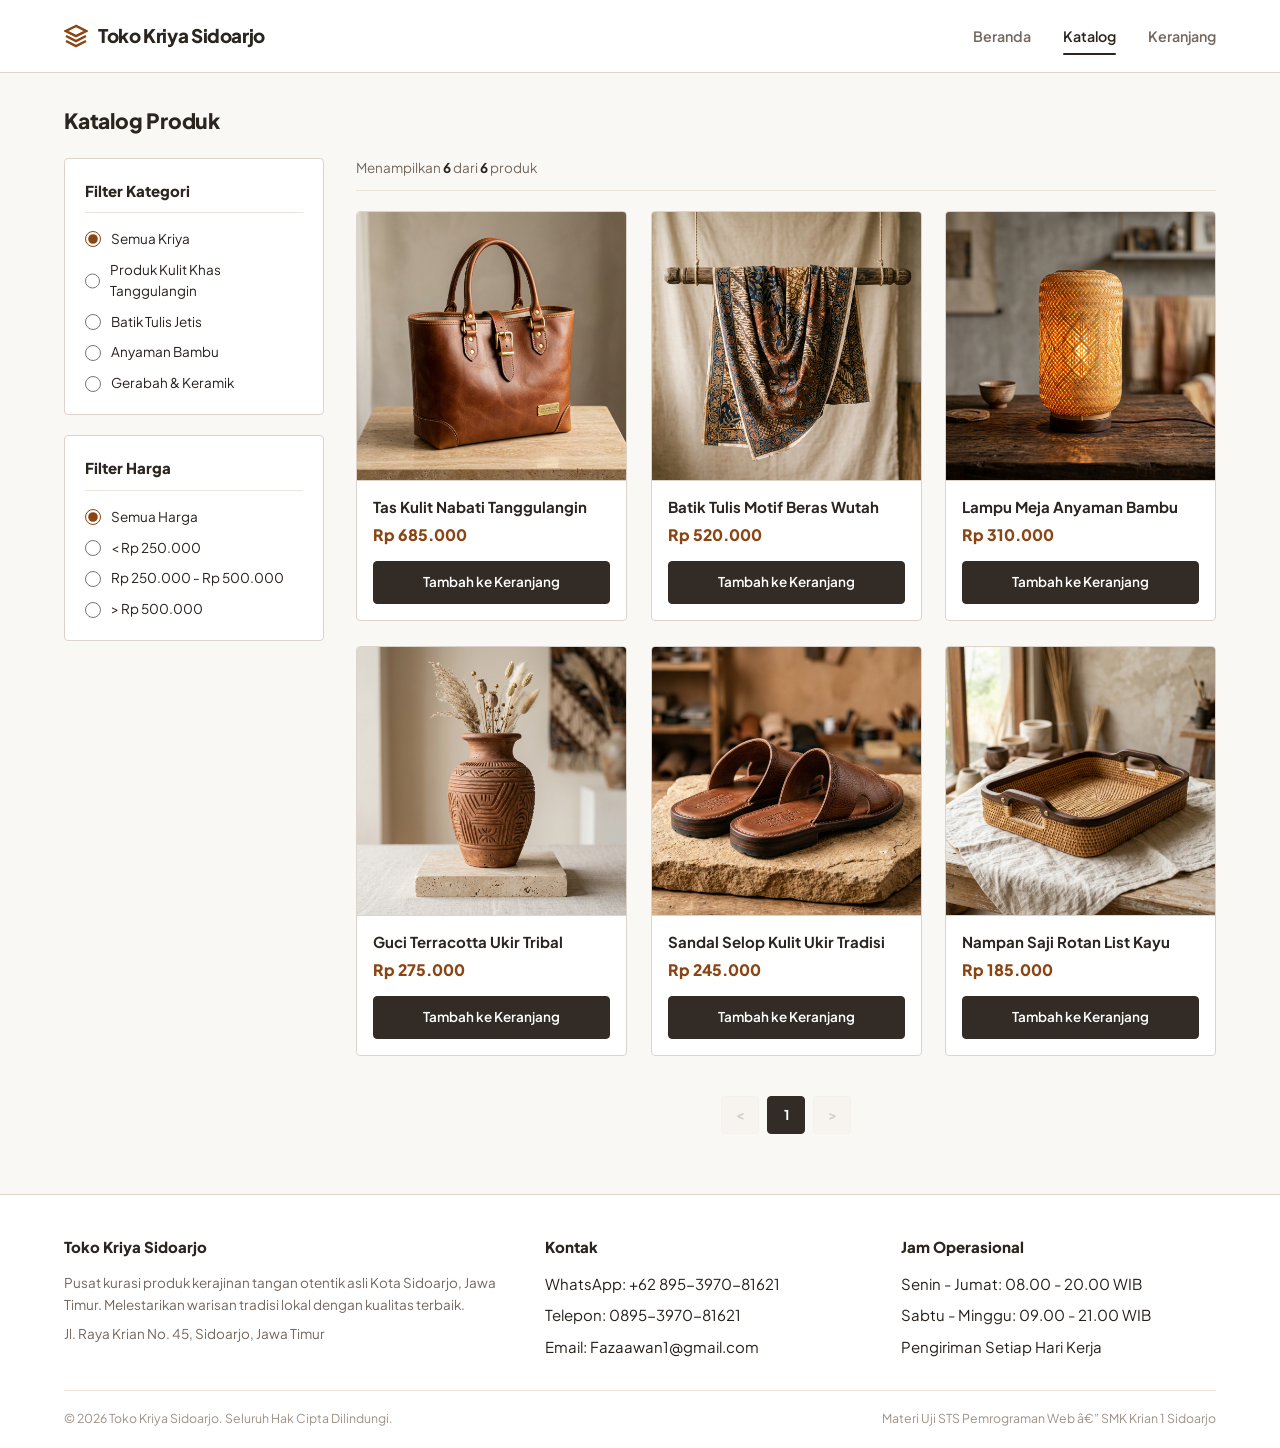
<file: projects/toko-kriya/katalog.html>
<!DOCTYPE html>
<!-- Tag <!DOCTYPE html> berfungsi mendeklarasikan tipe dokumen sebagai standar HTML5 -->
<html lang="id">
<!-- Tag <head> berfungsi menyimpan informasi metadata dan pemanggilan file styling CSS -->
<head>
  <meta charset="UTF-8">
  <!-- <meta name="viewport"> berfungsi membuat layout menyesuaikan secara responsif di semua perangkat -->
  <meta name="viewport" content="width=device-width, initial-scale=1.0">
  <title>Katalog Produk â€” Toko Kriya Sidoarjo</title>
  <meta name="description" content="Katalog produk kerajinan tangan lokal Sidoarjo lengkap dengan filter kategori dan harga.">
  <!-- Menghubungkan file stylesheet CSS utama -->
  <link rel="stylesheet" href="css/style.css">
</head>

<!-- Tag <body> membungkus seluruh konten visual yang tampil di browser -->
<body>

  <!-- ========================================================================
       BAGIAN 1: HEADER & NAVIGASI GLOBAL (<header>, <nav>)
       Navigasi global konsisten antar 5 halaman, menu 'Katalog' berstatus aktif
       ======================================================================== -->
  <header class="site-header">
    <!-- .container membatasi lebar maksimal agar konten berada rapi di tengah -->
    <div class="container nav-bar">
      
      <!-- Tag <a> logo toko: Tautan kembali ke beranda (index.html) -->
      <a href="index.html" class="brand-logo">
        <svg width="24" height="24" viewBox="0 0 24 24" fill="none" stroke="currentColor" stroke-width="2.5">
          <polygon points="12 2 2 7 12 12 22 7 12 2"></polygon>
          <polyline points="2 17 12 22 22 17"></polyline>
          <polyline points="2 12 12 17 22 12"></polyline>
        </svg>
        <span>Toko Kriya Sidoarjo</span>
      </a>

      <!-- PURE CSS MOBILE TOGGLE: Saklar checkbox untuk menu hamburger HP -->
      <input type="checkbox" id="nav-toggle" class="nav-toggle-checkbox">
      <label for="nav-toggle" class="nav-toggle-btn" aria-label="Buka menu navigasi">
        <span></span>
        <span></span>
        <span></span>
      </label>

      <!-- Daftar Tautan Menu Halaman -->
      <ul class="nav-links">
        <li><a href="index.html" class="nav-link">Beranda</a></li>
        <!-- Class 'active' menandai menu yang sedang aktif dikunjungi -->
        <li><a href="katalog.html" class="nav-link active">Katalog</a></li>
        <li><a href="keranjang.html" class="nav-link">Keranjang</a></li>
      </ul>
    </div>
  </header>

  <!-- ========================================================================
       BAGIAN 2: KONTEN UTAMA KATALOG PRODUK (<main>)
       Struktur 2 Kolom Sesuai Wireframe Page 2:
       - Kolom Kiri: Sidebar Filter (<aside>) berisi Kotak Kategori & Kotak Harga
       - Kolom Kanan: Grid 6 Produk (2 baris Ã— 3 kolom) + Pagination
       ======================================================================== -->
  <main class="catalog-section">
    <div class="container">
      <!-- <h1> Judul utama halaman Katalog Produk -->
      <h1 class="section-title">Katalog Produk</h1>

      <!-- .catalog-layout membagi area menjadi sidebar (260px) di kiri dan grid produk di kanan -->
      <div class="catalog-layout">
        
        <!-- ====================================================================
             SIDEBAR FILTER KIRI (Tag Semantik <aside>)
             Fungsi: Memuat 2 kotak kartu filter interaktif
             ==================================================================== -->
        <aside class="catalog-sidebar">
          
          <!-- KOTAK 1: FILTER KATEGORI -->
          <div class="filter-box">
            <h3 class="filter-box-title">Filter Kategori</h3>
            <ul class="filter-options-list">
              <!-- Pilihan 1: Semua Kriya -->
              <li>
                <label class="filter-option-label" for="kat-all">
                  <!-- Input radio dengan atribut name="kategori" yang sama agar hanya 1 opsi terpilih -->
                  <input type="radio" id="kat-all" name="kategori" value="all" checked>
                  <span>Semua Kriya</span>
                </label>
              </li>
              <!-- Pilihan 2: Produk Kulit Khas Tanggulangin -->
              <li>
                <label class="filter-option-label" for="kat-kulit">
                  <input type="radio" id="kat-kulit" name="kategori" value="kulit">
                  <span>Produk Kulit Khas Tanggulangin</span>
                </label>
              </li>
              <!-- Pilihan 3: Batik Tulis Jetis -->
              <li>
                <label class="filter-option-label" for="kat-batik">
                  <input type="radio" id="kat-batik" name="kategori" value="batik">
                  <span>Batik Tulis Jetis</span>
                </label>
              </li>
              <!-- Pilihan 4: Anyaman Bambu -->
              <li>
                <label class="filter-option-label" for="kat-bambu">
                  <input type="radio" id="kat-bambu" name="kategori" value="bambu">
                  <span>Anyaman Bambu</span>
                </label>
              </li>
              <!-- Pilihan 5: Gerabah & Keramik -->
              <li>
                <label class="filter-option-label" for="kat-keramik">
                  <input type="radio" id="kat-keramik" name="kategori" value="keramik">
                  <span>Gerabah & Keramik</span>
                </label>
              </li>
            </ul>
          </div>

          <!-- KOTAK 2: FILTER HARGA -->
          <div class="filter-box">
            <h3 class="filter-box-title">Filter Harga</h3>
            <ul class="filter-options-list">
              <li>
                <label class="filter-option-label" for="harga-all">
                  <input type="radio" id="harga-all" name="harga" value="all" checked>
                  <span>Semua Harga</span>
                </label>
              </li>
              <li>
                <label class="filter-option-label" for="harga-under-250">
                  <input type="radio" id="harga-under-250" name="harga" value="under-250">
                  <span>&lt; Rp 250.000</span>
                </label>
              </li>
              <li>
                <label class="filter-option-label" for="harga-250-500">
                  <input type="radio" id="harga-250-500" name="harga" value="250-500">
                  <span>Rp 250.000 - Rp 500.000</span>
                </label>
              </li>
              <li>
                <label class="filter-option-label" for="harga-above-500">
                  <input type="radio" id="harga-above-500" name="harga" value="above-500">
                  <span>&gt; Rp 500.000</span>
                </label>
              </li>
            </ul>
          </div>

        </aside>

        <!-- ====================================================================
             KOLOM KANAN: GRID PRODUK & PAGINATION 1 HALAMAN
             ==================================================================== -->
        <div class="catalog-content">
          <!-- Bar Status Ringkasan Filter & Jumlah Produk -->
          <div class="catalog-header-bar">
            <div class="catalog-counter" id="catalog-counter">
              Menampilkan <strong>6</strong> dari <strong>6</strong> produk
            </div>
            <button type="button" id="btn-reset-filter" class="btn-reset-filter" style="display: none;" title="Reset semua filter">
              <svg width="14" height="14" viewBox="0 0 24 24" fill="none" stroke="currentColor" stroke-width="2">
                <path d="M3 12a9 9 0 1 0 9-9 9.75 9.75 0 0 0-6.74 2.74L3 8"></path>
                <path d="M3 3v5h5"></path>
              </svg>
              Reset Filter
            </button>
          </div>

          <!-- .grid-3-col menyusun produk dalam format responsif -->
          <div class="grid-3-col" id="products-grid">
            
            <!-- KARTU PRODUK 1: Tas Kulit -->
            <article class="product-card scene-3d" data-id="prod-1" data-category="kulit" data-price="685000">
              <div class="product-card-thumb">
                <a href="detail-produk.html?id=prod-1" aria-label="Lihat detail Tas Kulit Nabati Tanggulangin">
                  <img src="assets/images/tas-kulit.jpg" alt="Tas Kulit Nabati Tanggulangin">
                </a>
              </div>
              <div class="product-card-body">
                <h2 class="product-card-title">
                  <a href="detail-produk.html?id=prod-1" class="product-title-link">Tas Kulit Nabati Tanggulangin</a>
                </h2>
                <div class="product-card-price">Rp 685.000</div>
                <div class="product-card-action">
                  <a href="keranjang.html" class="btn btn-dark btn-block btn-add-cart" data-id="prod-1">Tambah ke Keranjang</a>
                </div>
              </div>
            </article>

            <!-- KARTU PRODUK 2: Batik Jetis -->
            <article class="product-card scene-3d" data-id="prod-2" data-category="batik" data-price="520000">
              <div class="product-card-thumb">
                <a href="detail-produk.html?id=prod-2" aria-label="Lihat detail Batik Tulis Motif Beras Wutah">
                  <img src="assets/images/batik-jetis.jpg" alt="Batik Tulis Motif Beras Wutah">
                </a>
              </div>
              <div class="product-card-body">
                <h2 class="product-card-title">
                  <a href="detail-produk.html?id=prod-2" class="product-title-link">Batik Tulis Motif Beras Wutah</a>
                </h2>
                <div class="product-card-price">Rp 520.000</div>
                <div class="product-card-action">
                  <a href="keranjang.html" class="btn btn-dark btn-block btn-add-cart" data-id="prod-2">Tambah ke Keranjang</a>
                </div>
              </div>
            </article>

            <!-- KARTU PRODUK 3: Lampu Bambu -->
            <article class="product-card scene-3d" data-id="prod-3" data-category="bambu" data-price="310000">
              <div class="product-card-thumb">
                <a href="detail-produk.html?id=prod-3" aria-label="Lihat detail Lampu Meja Anyaman Bambu">
                  <img src="assets/images/lampu-bambu.jpg" alt="Lampu Meja Anyaman Bambu">
                </a>
              </div>
              <div class="product-card-body">
                <h2 class="product-card-title">
                  <a href="detail-produk.html?id=prod-3" class="product-title-link">Lampu Meja Anyaman Bambu</a>
                </h2>
                <div class="product-card-price">Rp 310.000</div>
                <div class="product-card-action">
                  <a href="keranjang.html" class="btn btn-dark btn-block btn-add-cart" data-id="prod-3">Tambah ke Keranjang</a>
                </div>
              </div>
            </article>

            <!-- KARTU PRODUK 4: Guci Terracotta -->
            <article class="product-card scene-3d" data-id="prod-4" data-category="keramik" data-price="275000">
              <div class="product-card-thumb">
                <a href="detail-produk.html?id=prod-4" aria-label="Lihat detail Guci Terracotta Ukir Tribal">
                  <img src="assets/images/guci-keramik.jpg" alt="Guci Terracotta Ukir Tribal">
                </a>
              </div>
              <div class="product-card-body">
                <h2 class="product-card-title">
                  <a href="detail-produk.html?id=prod-4" class="product-title-link">Guci Terracotta Ukir Tribal</a>
                </h2>
                <div class="product-card-price">Rp 275.000</div>
                <div class="product-card-action">
                  <a href="keranjang.html" class="btn btn-dark btn-block btn-add-cart" data-id="prod-4">Tambah ke Keranjang</a>
                </div>
              </div>
            </article>

            <!-- KARTU PRODUK 5: Sandal Kulit -->
            <article class="product-card scene-3d" data-id="prod-5" data-category="kulit" data-price="245000">
              <div class="product-card-thumb">
                <a href="detail-produk.html?id=prod-5" aria-label="Lihat detail Sandal Selop Kulit Ukir Tradisi">
                  <img src="assets/images/sandal-kulit.jpg" alt="Sandal Selop Kulit Tanggulangin">
                </a>
              </div>
              <div class="product-card-body">
                <h2 class="product-card-title">
                  <a href="detail-produk.html?id=prod-5" class="product-title-link">Sandal Selop Kulit Ukir Tradisi</a>
                </h2>
                <div class="product-card-price">Rp 245.000</div>
                <div class="product-card-action">
                  <a href="keranjang.html" class="btn btn-dark btn-block btn-add-cart" data-id="prod-5">Tambah ke Keranjang</a>
                </div>
              </div>
            </article>

            <!-- KARTU PRODUK 6: Nampan Rotan -->
            <article class="product-card scene-3d" data-id="prod-6" data-category="bambu" data-price="185000">
              <div class="product-card-thumb">
                <a href="detail-produk.html?id=prod-6" aria-label="Lihat detail Nampan Saji Rotan List Kayu">
                  <img src="assets/images/nampan-rotan.jpg" alt="Nampan Anyaman Rotan Alami">
                </a>
              </div>
              <div class="product-card-body">
                <h2 class="product-card-title">
                  <a href="detail-produk.html?id=prod-6" class="product-title-link">Nampan Saji Rotan List Kayu</a>
                </h2>
                <div class="product-card-price">Rp 185.000</div>
                <div class="product-card-action">
                  <a href="keranjang.html" class="btn btn-dark btn-block btn-add-cart" data-id="prod-6">Tambah ke Keranjang</a>
                </div>
              </div>
            </article>

            <!-- Empty State jika tidak ada produk yang cocok dengan filter -->
            <div class="empty-state" id="empty-state" style="display: none;">
              <div class="empty-state-icon">
                <svg width="28" height="28" viewBox="0 0 24 24" fill="none" stroke="currentColor" stroke-width="2">
                  <circle cx="11" cy="11" r="8"></circle>
                  <line x1="21" y1="21" x2="16.65" y2="16.65"></line>
                  <line x1="8" y1="11" x2="14" y2="11"></line>
                </svg>
              </div>
              <h3 class="empty-state-title">Produk Tidak Ditemukan</h3>
              <p class="empty-state-text">Tidak ada produk yang cocok dengan kombinasi filter yang dipilih. Silakan coba pilih filter lain atau reset filter.</p>
              <button type="button" class="btn btn-dark btn-sm" id="btn-empty-reset">Tampilkan Semua Produk</button>
            </div>

          </div>

          <!-- BARIS PAGINATION: Navigasi halaman 1 halaman [<] [1] [>] -->
          <nav class="pagination-wrap" id="pagination-nav" aria-label="Navigasi Halaman">
            <span class="page-btn disabled" aria-label="Halaman Sebelumnya" aria-disabled="true">&lt;</span>
            <span class="page-btn active" aria-current="page">1</span>
            <span class="page-btn disabled" aria-label="Halaman Berikutnya" aria-disabled="true">&gt;</span>
          </nav>
        </div>

      </div>
    </div>
  </main>

  <!-- ========================================================================
       BAGIAN 3: FOOTER (3 KOLOM SESUAI WIREFRAME) (<footer>)
       ======================================================================== -->
  <footer class="site-footer-wireframe">
    <div class="container">
      <div class="footer-3col-grid">
        <!-- Kolom 1: Profil Toko & Alamat -->
        <div class="footer-column">
          <h4>Toko Kriya Sidoarjo</h4>
          <p>
            Pusat kurasi produk kerajinan tangan otentik asli Kota Sidoarjo, Jawa Timur. Melestarikan warisan tradisi lokal dengan kualitas terbaik.
          </p>
          <p style="margin-top: 8px;">Jl. Raya Krian No. 45, Sidoarjo, Jawa Timur</p>
        </div>

        <!-- Kolom 2: Kontak -->
        <div class="footer-column">
          <h4>Kontak</h4>
          <ul class="footer-links-list">
            <li>WhatsApp: +62 895-3970-81621</li>
            <li>Telepon: 0895-3970-81621</li>
            <li>Email: Fazaawan1@gmail.com</li>
          </ul>
        </div>

        <!-- Kolom 3: Jam Operasional -->
        <div class="footer-column">
          <h4>Jam Operasional</h4>
          <ul class="footer-links-list">
            <li>Senin - Jumat: 08.00 - 20.00 WIB</li>
            <li>Sabtu - Minggu: 09.00 - 21.00 WIB</li>
            <li>Pengiriman Setiap Hari Kerja</li>
          </ul>
        </div>
      </div>

      <!-- Baris Hak Cipta -->
      <div class="footer-bottom-bar">
        <span>&copy; 2026 Toko Kriya Sidoarjo. Seluruh Hak Cipta Dilindungi.</span>
        <span>Materi Uji STS Pemrograman Web â€” SMK Krian 1 Sidoarjo</span>
      </div>
    </div>
  </footer>

  <!-- ========================================================================
       BAGIAN 4: SCRIPT LOGIKA FILTER KATALOG (JavaScript DOM)
       Fungsi: Membaca pilihan radio button Kategori dan Rentang Harga,
       memfilter kartu produk secara dinamis, mengupdate status bar produk,
       serta menampilkan pesan jika produk tidak ditemukan (empty state).
       ======================================================================== -->
  <!-- SCRIPT STORE & SINKRONISASI PRODUK DARI ADMIN -->
  <script src="js/products.js"></script>

  <!-- ========================================================================
       BAGIAN 4: SCRIPT LOGIKA FILTER & SINKRONISASI REAL-TIME KATALOG
       ======================================================================== -->
  <script>
    document.addEventListener('DOMContentLoaded', function() {
      const categoryRadios = document.querySelectorAll('input[name="kategori"]');
      const priceRadios = document.querySelectorAll('input[name="harga"]');
      const counterEl = document.getElementById('catalog-counter');
      const resetBtn = document.getElementById('btn-reset-filter');
      const emptyResetBtn = document.getElementById('btn-empty-reset');
      const emptyStateEl = document.getElementById('empty-state');
      const grid = document.getElementById('products-grid');

      // Fungsi membaca nilai filter yang sedang aktif
      function getActiveFilters() {
        const activeCategory = document.querySelector('input[name="kategori"]:checked')?.value || 'all';
        const activePrice = document.querySelector('input[name="harga"]:checked')?.value || 'all';
        return { category: activeCategory, price: activePrice };
      }

      // Fungsi memeriksa kesesuaian harga produk dengan filter harga
      function matchesPriceRange(price, range) {
        if (range === 'all') return true;
        if (range === 'under-250') return price < 250000;
        if (range === '250-500') return price >= 250000 && price <= 500000;
        if (range === 'above-500') return price > 500000;
        return true;
      }

      // Render kartu produk dari data ProductStore secara dinamis
      function renderProductsGrid() {
        if (!grid) return;
        const products = (typeof ProductStore !== 'undefined') ? ProductStore.getAll() : [];

        // Hapus kartu produk lama (pertahankan elemen #empty-state)
        const oldCards = grid.querySelectorAll('.product-card');
        oldCards.forEach(card => card.remove());

        // Buat elemen kartu baru untuk setiap produk aktif
        products.forEach(p => {
          const card = document.createElement('article');
          card.className = 'product-card scene-3d';
          card.setAttribute('data-id', p.id);
          card.setAttribute('data-category', p.category || 'kulit');
          card.setAttribute('data-price', p.price || 0);

          const formattedPrice = (typeof ProductStore !== 'undefined') 
            ? ProductStore.formatRupiah(p.price) 
            : 'Rp ' + Number(p.price || 0).toLocaleString('id-ID');

          card.innerHTML = `
            <div class="product-card-thumb">
              <a href="detail-produk.html?id=${p.id}" aria-label="Lihat detail ${p.name}">
                <img src="${p.image}" alt="${p.name}" loading="lazy" onerror="this.src='assets/images/tas-kulit.jpg'">
              </a>
            </div>
            <div class="product-card-body">
              <h2 class="product-card-title">
                <a href="detail-produk.html?id=${p.id}" class="product-title-link">${p.name}</a>
              </h2>
              <div class="product-card-price">${formattedPrice}</div>
              <div class="product-card-action">
                <a href="keranjang.html?add=${p.id}&qty=1" class="btn btn-dark btn-block btn-add-cart" data-id="${p.id}">Tambah ke Keranjang</a>
              </div>
            </div>
          `;

          // Sisipkan sebelum empty-state jika ada, atau append
          if (emptyStateEl && emptyStateEl.parentNode === grid) {
            grid.insertBefore(card, emptyStateEl);
          } else {
            grid.appendChild(card);
          }
        });

        // Jalankan filter pada kartu baru
        filterProducts();
      }

      // Fungsi utama: memfilter produk sesuai kategori dan harga yang dipilih
      function filterProducts() {
        const filters = getActiveFilters();
        const currentCards = grid ? grid.querySelectorAll('.product-card') : [];
        const totalCount = currentCards.length;
        let visibleCount = 0;

        currentCards.forEach(function(card) {
          const cardCategory = card.getAttribute('data-category');
          const cardPrice = parseInt(card.getAttribute('data-price'), 10);

          const isCategoryMatch = (filters.category === 'all' || cardCategory === filters.category);
          const isPriceMatch = matchesPriceRange(cardPrice, filters.price);

          if (isCategoryMatch && isPriceMatch) {
            card.style.display = 'flex';
            card.classList.remove('filtering');
            void card.offsetWidth;
            card.classList.add('filtering');
            visibleCount++;
          } else {
            card.style.display = 'none';
            card.classList.remove('filtering');
          }
        });

        // Memperbarui teks jumlah produk yang ditampilkan
        if (counterEl) {
          counterEl.innerHTML = `Menampilkan <strong>${visibleCount}</strong> dari <strong>${totalCount}</strong> produk`;
        }

        // Menampilkan atau menyembunyikan empty state jika 0 produk cocok
        if (emptyStateEl) {
          emptyStateEl.style.display = visibleCount === 0 ? 'flex' : 'none';
        }

        // Menampilkan tombol 'Reset Filter' jika ada filter non-default yang aktif
        const hasCustomFilter = (filters.category !== 'all' || filters.price !== 'all');
        if (resetBtn) {
          resetBtn.style.display = hasCustomFilter ? 'inline-flex' : 'none';
        }
      }

      // Fungsi mereset seluruh filter kembali ke default
      function resetAllFilters() {
        const allCatRadio = document.getElementById('kat-all');
        const allPriceRadio = document.getElementById('harga-all');
        if (allCatRadio) allCatRadio.checked = true;
        if (allPriceRadio) allPriceRadio.checked = true;
        filterProducts();
      }

      // Event listener tombol radio kategori & harga
      categoryRadios.forEach(function(radio) {
        radio.addEventListener('change', filterProducts);
      });

      priceRadios.forEach(function(radio) {
        radio.addEventListener('change', filterProducts);
      });

      if (resetBtn) {
        resetBtn.addEventListener('click', resetAllFilters);
      }
      if (emptyResetBtn) {
        emptyResetBtn.addEventListener('click', resetAllFilters);
      }

      // Cek parameter URL (contoh: katalog.html?kategori=kulit)
      const urlParams = new URLSearchParams(window.location.search);
      const categoryParam = urlParams.get('kategori');
      if (categoryParam) {
        const targetRadio = document.querySelector(`input[name="kategori"][value="${categoryParam}"]`);
        if (targetRadio) {
          targetRadio.checked = true;
        }
      }

      // Sinkronisasi otomatis secara Real-Time saat produk dihapus/ditambah di Admin
      if (typeof ProductStore !== 'undefined') {
        ProductStore.listen(function() {
          renderProductsGrid();
        });
      }

      // Render pertama saat halaman dimuat
      renderProductsGrid();
    });
  </script>
</body>
</html>
</file>
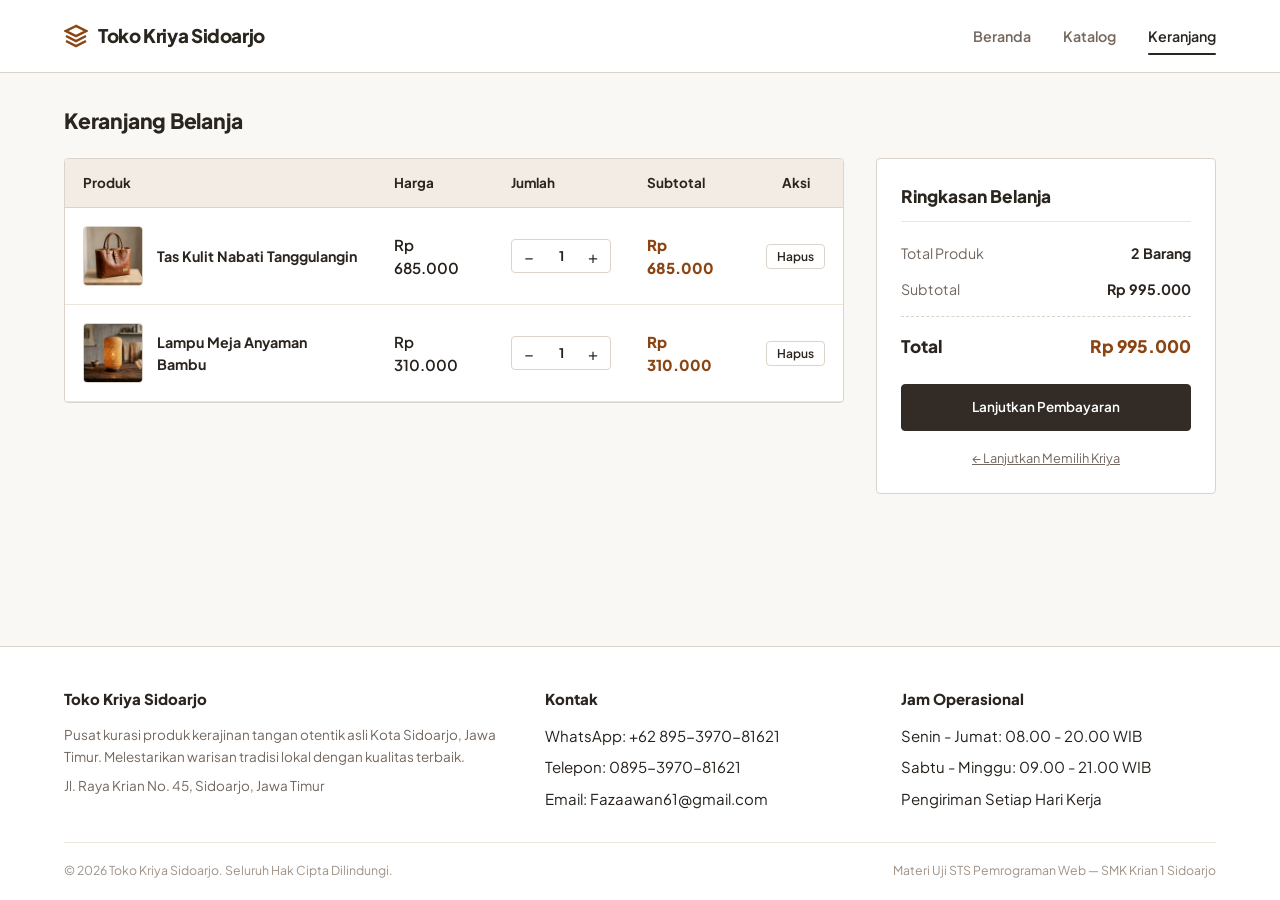
<file: projects/toko-kriya/keranjang.html>
<!DOCTYPE html>
<!-- Tag <!DOCTYPE html> berfungsi mendeklarasikan tipe dokumen sebagai standar HTML5 ke browser -->
<html lang="id">
<!-- Tag <head> berfungsi memuat informasi metadata dan pemanggilan file stylesheet CSS -->
<head>
  <meta charset="UTF-8">
  <!-- Tag <meta name="viewport"> berfungsi membuat tampilan halaman responsif di layar ponsel, tablet, dan PC -->
  <meta name="viewport" content="width=device-width, initial-scale=1.0">
  <title>Keranjang Belanja — Toko Kriya Sidoarjo</title>
  <meta name="description" content="Keranjang belanja produk kerajinan tangan Sidoarjo dengan rincian harga dan kuantitas.">
  <!-- Menghubungkan file stylesheet CSS utama -->
  <link rel="stylesheet" href="css/style.css">
</head>

<!-- Tag <body> membungkus seluruh isi halaman yang tampil di browser -->
<body>

  <!-- ========================================================================
       BAGIAN 1: HEADER & NAVIGASI GLOBAL (<header>, <nav>)
       Fungsi: Menampilkan logo toko dan menu navigasi antar 5 halaman
       ======================================================================== -->
  <header class="site-header">
    <div class="container nav-bar">
      <!-- Tag <a> logo toko: Tautan kembali ke beranda (index.html) -->
      <a href="index.html" class="brand-logo">
        <!-- Ikon vektor SVG yang tajam dan fleksibel tanpa pixelated -->
        <svg width="24" height="24" viewBox="0 0 24 24" fill="none" stroke="currentColor" stroke-width="2.5">
          <polygon points="12 2 2 7 12 12 22 7 12 2"></polygon>
          <polyline points="2 17 12 22 22 17"></polyline>
          <polyline points="2 12 12 17 22 12"></polyline>
        </svg>
        <span>Toko Kriya Sidoarjo</span>
      </a>

      <!-- PURE CSS MOBILE TOGGLE:
           Elemen input checkbox tersembunyi sebagai saklar pembuka menu navigasi mobile -->
      <input type="checkbox" id="nav-toggle" class="nav-toggle-checkbox">
      <label for="nav-toggle" class="nav-toggle-btn" aria-label="Buka menu navigasi">
        <span></span>
        <span></span>
        <span></span>
      </label>

      <!-- Daftar Tautan Menu Halaman -->
      <ul class="nav-links">
        <li><a href="index.html" class="nav-link">Beranda</a></li>
        <li><a href="katalog.html" class="nav-link">Katalog</a></li>
        <!-- Class 'active' menandai bahwa menu 'Keranjang' sedang aktif dikunjungi -->
        <li><a href="keranjang.html" class="nav-link active">Keranjang</a></li>
      </ul>
    </div>
  </header>

  <!-- ========================================================================
       BAGIAN 2: KONTEN UTAMA KERANJANG BELANJA (<main>)
       Struktur 2 Kolom Sesuai Wireframe Page 4:
       - Kolom Kiri: Tabel Barang Belanjaan (Header: Produk, Harga, Jumlah, Subtotal, Aksi)
       - Kolom Kanan: Panel Ringkasan Belanja (Subtotal, Total, Tombol Lanjut)
       ======================================================================== -->
  <main class="cart-page-section">
    <div class="container">
      <!-- <h1> Judul utama halaman Keranjang Belanja -->
      <h1 class="section-title">Keranjang Belanja</h1>

      <!-- .cart-layout-grid berfungsi membagi halaman menjadi 2 kolom (Tabel di kiri, Ringkasan di kanan) -->
      <div class="cart-layout-grid">
        
        <!-- ====================================================================
             KOLOM KIRI: TABEL DAFTAR BARANG (<table>)
             Fungsi: Menampilkan daftar produk yang dimasukkan ke keranjang dengan format
             tabel semantik (<thead> untuk judul kolom, <tbody> untuk baris data barang)
             ==================================================================== -->
        <div class="cart-table-card">
          <table class="cart-table" aria-label="Daftar Keranjang Belanja">
            <!-- <thead> berfungsi mendefinisikan baris judul kepala kolom tabel -->
            <thead>
              <tr>
                <!-- <th> (Table Header) berfungsi sebagai sel judul kolom dengan format tebal -->
                <th scope="col" style="width: 40%;">Produk</th>
                <th scope="col">Harga</th>
                <th scope="col">Jumlah</th>
                <th scope="col">Subtotal</th>
                <th scope="col" style="text-align: center;">Aksi</th>
              </tr>
            </thead>
            
            <!-- <tbody> berfungsi membungkus kumpulan baris isi data produk -->
            <tbody>
              
              <!-- ================= BARIS PRODUK 1 ================= -->
              <!-- <tr> (Table Row) berfungsi sebagai satu baris data barang -->
              <tr>
                <!-- <td> (Table Data) sel untuk gambar thumbnail dan nama barang -->
                <td>
                  <div class="cart-product-cell">
                    <img src="assets/images/tas-kulit.jpg" alt="Tas Kulit Nabati Tanggulangin" class="cart-item-img">
                    <span class="cart-item-name">Tas Kulit Nabati Tanggulangin</span>
                  </div>
                </td>
                
                <!-- Sel harga satuan produk -->
                <td style="font-weight: 600;">Rp 685.000</td>
                
                <!-- Sel pengatur kuantitas pembelian [ - 1 + ] -->
                <td>
                  <div class="qty-input-wrap" style="height: 34px; width: 100px;">
                    <!-- Tombol kurang (-) kuantitas barang -->
                    <button type="button" class="qty-btn" aria-label="Kurangi">&minus;</button>
                    <!-- Teks angka jumlah kuantitas saat ini -->
                    <span class="qty-number" style="width: 32px; font-size: 0.88rem;">1</span>
                    <!-- Tombol tambah (+) kuantitas barang -->
                    <button type="button" class="qty-btn" aria-label="Tambah">&plus;</button>
                  </div>
                </td>
                
                <!-- Sel kalkulasi subtotal harga (Harga Satuan × Jumlah) -->
                <td style="font-weight: 800; color: var(--c-primary);">Rp 685.000</td>
                
                <!-- Sel tombol aksi untuk menghapus barang dari keranjang -->
                <td style="text-align: center;">
                  <button type="button" class="btn btn-outline btn-sm" style="padding: 4px 10px; font-size: 0.8rem;">Hapus</button>
                </td>
              </tr>

              <!-- ================= BARIS PRODUK 2 ================= -->
              <tr>
                <td>
                  <div class="cart-product-cell">
                    <img src="assets/images/lampu-bambu.jpg" alt="Lampu Meja Anyaman Bambu" class="cart-item-img">
                    <span class="cart-item-name">Lampu Meja Anyaman Bambu</span>
                  </div>
                </td>
                
                <td style="font-weight: 600;">Rp 310.000</td>
                
                <td>
                  <div class="qty-input-wrap" style="height: 34px; width: 100px;">
                    <button type="button" class="qty-btn" aria-label="Kurangi">&minus;</button>
                    <span class="qty-number" style="width: 32px; font-size: 0.88rem;">1</span>
                    <button type="button" class="qty-btn" aria-label="Tambah">&plus;</button>
                  </div>
                </td>
                
                <td style="font-weight: 800; color: var(--c-primary);">Rp 310.000</td>
                
                <td style="text-align: center;">
                  <button type="button" class="btn btn-outline btn-sm" style="padding: 4px 10px; font-size: 0.8rem;">Hapus</button>
                </td>
              </tr>

            </tbody>
          </table>
        </div>

        <!-- ====================================================================
             KOLOM KANAN: PANEL RINGKASAN BELANJA (<aside>)
             Fungsi: Menampilkan ringkasan total biaya pesanan serta tombol
             navigasi untuk melanjutkan ke halaman pembayaran (checkout.html)
             ==================================================================== -->
        <aside class="summary-card">
          <h2 class="summary-title">Ringkasan Belanja</h2>
          
          <!-- Baris jumlah total produk yang ada di keranjang -->
          <div class="summary-row-item">
            <span>Total Produk</span>
            <span style="font-weight: 700; color: var(--c-dark);">2 Barang</span>
          </div>

          <!-- Baris subtotal belanja -->
          <div class="summary-row-item">
            <span>Subtotal</span>
            <span style="font-weight: 700; color: var(--c-dark);">Rp 995.000</span>
          </div>

          <!-- Baris total pembayaran akhir -->
          <div class="summary-row-item total">
            <span>Total</span>
            <span class="price-tag">Rp 995.000</span>
          </div>

          <!-- Tombol CTA untuk menuju ke formulir checkout -->
          <div style="margin-top: 24px;">
            <a href="checkout.html" class="btn btn-dark btn-block" style="padding: 12px 16px;">
              Lanjutkan Pembayaran
            </a>
          </div>

          <!-- Tautan kembali ke katalog jika ingin menambah produk lain -->
          <div style="margin-top: 14px; text-align: center;">
            <a href="katalog.html" style="font-size: 0.85rem; color: var(--c-text-muted); text-decoration: underline;">
              &larr; Lanjutkan Memilih Kriya
            </a>
          </div>
        </aside>

      </div>
    </div>
  </main>

  <!-- ========================================================================
       BAGIAN 3: FOOTER 3 KOLOM SESUAI WIREFRAME (<footer>)
       ======================================================================== -->
  <footer class="site-footer-wireframe">
    <div class="container">
      <div class="footer-3col-grid">
        <!-- Kolom 1: Profil Toko & Alamat -->
        <div class="footer-column">
          <h4>Toko Kriya Sidoarjo</h4>
          <p>
            Pusat kurasi produk kerajinan tangan otentik asli Kota Sidoarjo, Jawa Timur. Melestarikan warisan tradisi lokal dengan kualitas terbaik.
          </p>
          <p style="margin-top: 8px;">Jl. Raya Krian No. 45, Sidoarjo, Jawa Timur</p>
        </div>

        <!-- Kolom 2: Kontak -->
        <div class="footer-column">
          <h4>Kontak</h4>
          <ul class="footer-links-list">
            <li>WhatsApp: +62 895-3970-81621</li>
            <li>Telepon: 0895-3970-81621</li>
            <li>Email: Fazaawan61@gmail.com</li>
          </ul>
        </div>

        <!-- Kolom 3: Jam Operasional -->
        <div class="footer-column">
          <h4>Jam Operasional</h4>
          <ul class="footer-links-list">
            <li>Senin - Jumat: 08.00 - 20.00 WIB</li>
            <li>Sabtu - Minggu: 09.00 - 21.00 WIB</li>
            <li>Pengiriman Setiap Hari Kerja</li>
          </ul>
        </div>
      </div>

      <!-- Baris Hak Cipta -->
      <div class="footer-bottom-bar">
        <span>&copy; 2026 Toko Kriya Sidoarjo. Seluruh Hak Cipta Dilindungi.</span>
        <span>Materi Uji STS Pemrograman Web — SMK Krian 1 Sidoarjo</span>
      </div>
    </div>
  </footer>

  <!-- SCRIPT STORE & SINKRONISASI PRODUK DARI ADMIN -->
  <script src="js/products.js"></script>

  <!-- Script Pengelolaan Interaksi Keranjang Belanja -->
  <script>
    document.addEventListener('DOMContentLoaded', function() {
      const tbody = document.querySelector('.cart-table tbody');
      if (!tbody) return;

      function updateTotals() {
        let totalQty = 0;
        let subtotal = 0;
        const rows = tbody.querySelectorAll('tr');

        rows.forEach(function(row) {
          const qtyEl = row.querySelector('.qty-number');
          const priceCell = row.querySelectorAll('td')[1];
          const subtotalCell = row.querySelectorAll('td')[3];
          if (!qtyEl || !priceCell || !subtotalCell) return;

          const qty = parseInt(qtyEl.textContent, 10) || 0;
          const priceText = priceCell.textContent.replace(/[^0-9]/g, '');
          const price = parseInt(priceText, 10) || 0;
          const itemSubtotal = price * qty;

          subtotalCell.textContent = 'Rp ' + itemSubtotal.toString().replace(/\B(?=(\d{3})+(?!\d))/g, ".");
          totalQty += qty;
          subtotal += itemSubtotal;
        });

        const totalProdukEl = document.querySelector('.summary-row-item:nth-child(2) span:last-child');
        const subtotalEl = document.querySelector('.summary-row-item:nth-child(3) span:last-child');
        const totalEl = document.querySelector('.summary-row-item.total .price-tag');

        if (totalProdukEl) totalProdukEl.textContent = totalQty + ' Barang';
        if (subtotalEl) subtotalEl.textContent = 'Rp ' + subtotal.toString().replace(/\B(?=(\d{3})+(?!\d))/g, ".");
        if (totalEl) totalEl.textContent = 'Rp ' + subtotal.toString().replace(/\B(?=(\d{3})+(?!\d))/g, ".");
      }

      // Deteksi penambahan produk via parameter URL (?add=prod-id&qty=N)
      const urlParams = new URLSearchParams(window.location.search);
      const addId = urlParams.get('add');
      const addQty = parseInt(urlParams.get('qty'), 10) || 1;

      if (addId && typeof ProductStore !== 'undefined') {
        const prod = ProductStore.getById(addId);
        if (prod) {
          let existingRow = null;
          const rows = tbody.querySelectorAll('tr');
          rows.forEach(function(r) {
            const nameEl = r.querySelector('.cart-item-name');
            if (nameEl && nameEl.textContent.trim().toLowerCase() === prod.name.trim().toLowerCase()) {
              existingRow = r;
            }
          });

          if (existingRow) {
            const qtyEl = existingRow.querySelector('.qty-number');
            if (qtyEl) {
              const current = parseInt(qtyEl.textContent, 10) || 1;
              qtyEl.textContent = current + addQty;
            }
          } else {
            const newTr = document.createElement('tr');
            const formattedPrice = ProductStore.formatRupiah(prod.price);
            newTr.innerHTML = `
              <td>
                <div class="cart-product-cell">
                  <img src="${prod.image}" alt="${prod.name}" class="cart-item-img" onerror="this.src='assets/images/tas-kulit.jpg'">
                  <span class="cart-item-name">${prod.name}</span>
                </div>
              </td>
              <td style="font-weight: 600;">${formattedPrice}</td>
              <td>
                <div class="qty-input-wrap" style="height: 34px; width: 100px;">
                  <button type="button" class="qty-btn" aria-label="Kurangi">&minus;</button>
                  <span class="qty-number" style="width: 32px; font-size: 0.88rem;">${addQty}</span>
                  <button type="button" class="qty-btn" aria-label="Tambah">&plus;</button>
                </div>
              </td>
              <td style="font-weight: 800; color: var(--c-primary);">${ProductStore.formatRupiah(prod.price * addQty)}</td>
              <td style="text-align: center;">
                <button type="button" class="btn btn-outline btn-sm" style="padding: 4px 10px; font-size: 0.8rem;">Hapus</button>
              </td>
            `;
            tbody.appendChild(newTr);
          }
          updateTotals();
        }
      }

      tbody.addEventListener('click', function(e) {
        const btn = e.target.closest('button');
        if (!btn) return;
        const row = btn.closest('tr');
        if (!row) return;

        const qtyEl = row.querySelector('.qty-number');
        if (btn.getAttribute('aria-label') === 'Tambah' && qtyEl) {
          let q = parseInt(qtyEl.textContent, 10) || 1;
          qtyEl.textContent = q + 1;
          updateTotals();
        } else if (btn.getAttribute('aria-label') === 'Kurangi' && qtyEl) {
          let q = parseInt(qtyEl.textContent, 10) || 1;
          if (q > 1) {
            qtyEl.textContent = q - 1;
            updateTotals();
          }
        } else if (btn.textContent.trim() === 'Hapus') {
          row.remove();
          updateTotals();
        }
      });
    });
  </script>
</body>
</html>
</file>
<file: style.css>
/* =========================================================
   Faza Rizky Awan — Portofolio
   Gaya: dark minimalist editorial (monokrom)
   ========================================================= */

:root {
  --bg: #060606;
  --bg-2: #0d0d0d;
  --ink: #f2f2ee;
  --muted: #8d8d88;
  --dim: #5a5a56;
  --line: rgba(242, 242, 238, 0.16);
  --tape: #d8d8d2;
  --hl: #e4e4de;           /* baris tabel aktif */

  --sans: "Inter Tight", "Helvetica Neue", Helvetica, Arial, sans-serif;
  --cond: "Oswald", "Arial Narrow", sans-serif;

  --pad: clamp(16px, 2.2vw, 36px);
  --ease: cubic-bezier(0.2, 0.7, 0.1, 1);
}

*, *::before, *::after { box-sizing: border-box; }
html { scroll-behavior: smooth; -webkit-text-size-adjust: 100%; }
body {
  margin: 0;
  background: var(--bg);
  color: var(--ink);
  font-family: var(--sans);
  font-size: 15px;
  line-height: 1.45;
  -webkit-font-smoothing: antialiased;
  overflow-x: hidden;
}
img { display: block; max-width: 100%; }
a { color: inherit; text-decoration: none; }
h1, h2, h3, p, figure, ul, dl, dd { margin: 0; padding: 0; }
ul { list-style: none; }
button { font: inherit; color: inherit; background: none; border: 0; padding: 0; cursor: pointer; text-align: left; }
::selection { background: var(--ink); color: var(--bg); }
:focus-visible { outline: 1px solid var(--ink); outline-offset: 3px; }

.skip { position: absolute; left: -9999px; top: 8px; z-index: 200; background: var(--ink); color: var(--bg); padding: 8px 12px; }
.skip:focus { left: 8px; }

/* ---------- elemen kecil berulang ---------- */
.tiny {
  font-size: 10px;
  line-height: 1.35;
  letter-spacing: 0.02em;
  text-transform: uppercase;
  font-weight: 400;
}
/* penanda dua kotak ■■ */
.mk {
  display: inline-block;
  width: 7px; height: 7px;
  background: currentColor;
  box-shadow: 11px 0 0 currentColor;
  margin-right: 22px;
  vertical-align: middle;
  flex: none;
}
.sq { display: inline-block; width: 6px; height: 6px; background: var(--ink); }
.bracket {
  font-size: 10px;
  text-transform: uppercase;
  letter-spacing: 0.02em;
  white-space: nowrap;
  transition: opacity .25s;
}
.bracket::before { content: "[ "; }
.bracket::after { content: " ]"; }
a.bracket:hover { opacity: .55; }
.live { display: inline-block; width: 6px; height: 6px; background: var(--ink); margin-right: 8px; animation: blink 1.6s steps(2) infinite; }
@keyframes blink { 50% { opacity: .15; } }

.h2 {
  font-size: clamp(24px, 2.3vw, 34px);
  font-weight: 400;
  line-height: 1.02;
  text-transform: uppercase;
  letter-spacing: -0.01em;
}
.h2 .mk { display: block; margin-bottom: 14px; width: 6px; height: 6px; box-shadow: 10px 0 0 currentColor; }

/* bingkai gambar dengan tanda sudut */
.crop { position: relative; padding: 0; }
.crop > i {
  position: absolute; width: 7px; height: 7px; background: var(--ink); z-index: 2;
}
.crop > i:nth-of-type(1) { top: -4px; left: -4px; }
.crop > i:nth-of-type(2) { top: -4px; right: -4px; }
.crop > i:nth-of-type(3) { bottom: -4px; left: -4px; }
.crop > i:nth-of-type(4) { bottom: -4px; right: -4px; }
.crop img { width: 100%; height: 100%; object-fit: cover; object-position: top center; filter: grayscale(1) contrast(1.08); }

/* ================= HERO ================= */
.hero {
  position: relative;
  height: clamp(640px, 100svh, 1100px);
  overflow: hidden;
  isolation: isolate;
}
.hero__bg {
  position: absolute; inset: 0; z-index: -2;
  background:
    radial-gradient(60% 70% at 82% 12%, #7b857f 0%, #46504a 28%, #1d2320 58%, #080909 88%),
    #080909;
}
.hero__bg::after {
  /* vinyet + bayangan bawah */
  content: ""; position: absolute; inset: 0;
  background:
    radial-gradient(120% 90% at 50% 40%, transparent 55%, rgba(0,0,0,.55) 100%),
    linear-gradient(180deg, transparent 70%, rgba(6,6,6,.85) 100%);
}
.hero__photo {
  position: absolute; z-index: -1;
  left: 50%; bottom: 0;
  height: 92%; width: auto; max-width: none;
  transform: translateX(-46%);
  filter: grayscale(1) contrast(1.15) brightness(.92);
  -webkit-mask-image: linear-gradient(180deg, #000 78%, transparent 100%);
          mask-image: linear-gradient(180deg, #000 78%, transparent 100%);
  animation: photoIn 1.6s var(--ease) both;
}
@keyframes photoIn { from { opacity: 0; transform: translateX(-46%) scale(1.04); } }

.hero__brand {
  position: absolute; top: 22px; left: 0; right: 0;
  display: grid; justify-items: center; gap: 22px;
}
.logo {
  font-family: var(--cond);
  font-weight: 500;
  font-size: clamp(28px, 2.7vw, 40px);
  line-height: 1;
  letter-spacing: -0.01em;
  transform: scaleY(1.12);
}
.topnav { display: flex; align-items: center; gap: clamp(20px, 6vw, 96px); }
.topnav a { font-size: 10px; text-transform: uppercase; letter-spacing: .03em; transition: opacity .25s; }
.topnav a:hover { opacity: .55; }

.hero__title {
  position: absolute; left: var(--pad); top: clamp(120px, 16vh, 170px);
  font-size: clamp(44px, 6vw, 92px);
  font-weight: 400;
  line-height: .9;
  letter-spacing: -0.02em;
  text-transform: uppercase;
  text-align: right;
  animation: up 1.2s var(--ease) .15s both;
}
.hero__sub {
  position: absolute; right: var(--pad); bottom: clamp(24px, 4vh, 40px);
  font-size: clamp(40px, 5.6vw, 86px);
  line-height: .9;
  letter-spacing: -0.02em;
  text-transform: uppercase;
  text-align: right;
  background: linear-gradient(180deg, #e9ebe8 0%, rgba(233,235,232,.85) 45%, rgba(233,235,232,.35) 100%);
  -webkit-background-clip: text; background-clip: text;
  color: transparent;
  animation: up 1.2s var(--ease) .3s both;
}
@keyframes up { from { opacity: 0; transform: translateY(30px); } }

.hero__note { position: absolute; max-width: 300px; color: #d9dbd8; }
.hero__note--a { left: 9.5%; top: 70%; max-width: 190px; }
.hero__note--b { left: var(--pad); bottom: clamp(24px, 4vh, 40px); }
.hero__aside {
  position: absolute; right: var(--pad); top: 44%;
  display: flex; align-items: center; gap: clamp(40px, 7vw, 120px);
}
.hero__aside .mk { width: 12px; height: 9px; box-shadow: 18px 0 0 currentColor; margin: 0; }

/* ================= INTRO / TENTANG ================= */
.intro {
  display: grid;
  grid-template-columns: 1fr 1fr;
  gap: 32px;
  padding: clamp(80px, 11vw, 170px) var(--pad) clamp(80px, 10vw, 150px);
}
.intro__left { display: flex; flex-direction: column; justify-content: space-between; gap: 48px; }
.intro__left > .mk { width: 6px; height: 6px; box-shadow: 10px 0 0 currentColor; }
.intro__bottom { display: grid; gap: 28px; max-width: 420px; }
.intro__para { color: #cfcfca; }
.facts { display: grid; grid-template-columns: 1fr 1fr; gap: 16px 24px; }
.facts div { border-top: 1px solid var(--line); padding-top: 8px; }
.facts dt { font-size: 9px; text-transform: uppercase; color: var(--muted); letter-spacing: .04em; margin-bottom: 4px; }
.facts dd { font-size: 10px; text-transform: uppercase; line-height: 1.4; }

.statement {
  font-size: clamp(22px, 2.15vw, 32px);
  font-weight: 400;
  line-height: 1.12;
  text-transform: uppercase;
  letter-spacing: -0.005em;
  max-width: 24ch;
}
.intro__imgs {
  display: grid;
  grid-template-columns: 1fr 1.05fr;
  gap: 18px;
  margin-top: clamp(32px, 4vw, 56px);
  align-items: start;
}
.crop--a { aspect-ratio: 1.45; }
.crop--a img { height: 100%; }
.crop--a figcaption { margin-top: 14px; color: #cfcfca; }
.crop--b { aspect-ratio: .98; margin-top: 0; }

/* ================= KARYA ================= */
.work {
  display: grid;
  grid-template-columns: 1fr 1fr;
  gap: 32px;
  padding: clamp(40px, 6vw, 90px) var(--pad) clamp(80px, 10vw, 150px);
}
.work__left { display: grid; align-content: start; gap: clamp(40px, 6vw, 96px); }
.work__preview { width: min(100%, 470px); aspect-ratio: 16 / 10; background: var(--bg-2); }
.work__preview img { transition: opacity .35s; }
.work__preview.is-swap img { opacity: 0; }
.wip {
  position: absolute; inset: 0; display: flex; flex-direction: column; justify-content: space-between;
  padding: 18px;
  background:
    repeating-linear-gradient(90deg, transparent 0 39px, rgba(242,242,238,.06) 39px 40px),
    radial-gradient(80% 80% at 80% 10%, #3e4641, #0d0f0e 70%);
}
.wip[hidden] { display: none; }
.wip span { font-size: 10px; text-transform: uppercase; }
.wip b { font-weight: 400; font-size: clamp(48px, 6vw, 88px); line-height: .85; text-transform: uppercase; letter-spacing: -0.03em; }
.work__detail { display: grid; gap: 12px; max-width: 470px; }
.work__count { color: var(--muted); }
.work__desc { font-size: 15px; line-height: 1.5; color: #d6d6d1; min-height: 4.5em; }
.work__stack { color: var(--muted); }
.work__links { display: flex; flex-wrap: wrap; align-items: center; gap: 10px 22px; margin-top: 6px; min-height: 34px; }
.work__links .bracket { font-size: 11px; }
.work__links .bracket.is-main { color: var(--ink); }
.work__note { color: var(--muted); }

.table { width: 100%; }
.table__head, .trow, .srow {
  display: grid;
  grid-template-columns: 1.15fr 1fr 64px;
  gap: 12px;
  align-items: center;
}
.table__head { color: var(--muted); padding: 0 8px 10px; border-bottom: 1px solid var(--line); }
.table__head span:last-child, .trow > span:last-child, .srow > span:last-child { text-align: right; }
.trow {
  width: 100%;
  min-height: 34px;
  padding: 0 8px;
  border-bottom: 1px solid var(--line);
  font-size: 10px;
  text-transform: uppercase;
  letter-spacing: .02em;
  transition: background .3s var(--ease), color .3s var(--ease), min-height .4s var(--ease);
}
.trow__name { display: flex; align-items: center; }
.trow .mk { width: 0; height: 6px; margin-right: 0; box-shadow: none; overflow: hidden; transition: width .3s var(--ease), margin .3s var(--ease); }
.trow.is-active {
  background: var(--hl);
  color: #0a0a0a;
  min-height: 42px;
}
.trow.is-active .mk { width: 6px; box-shadow: 10px 0 0 currentColor; margin-right: 26px; }
button.trow:hover:not(.is-active) { background: rgba(242,242,238,.07); }
.trow.is-active > span:nth-child(2) { border-left: 1px solid rgba(0,0,0,.35); padding-left: 10px; }

.table--sub { margin-top: 56px; }
.table--sub + .table--sub { margin-top: 36px; }
.srow {
  min-height: 28px; padding: 6px 8px; line-height: 1.4;
  border-bottom: 1px solid var(--line);
  font-size: 10px; text-transform: uppercase; color: #b9b9b4;
}
.srow--link { color: var(--ink); transition: background .25s; }
.srow--link:hover { background: rgba(242,242,238,.07); }

/* ================= DESAIN FIGMA & SERTIFIKAT (pola sama dengan Karya) ================= */
.showcase { padding-top: clamp(80px, 10vw, 150px); }
.showcase__preview { display: block; cursor: zoom-in; }
.showcase__preview img { object-fit: cover; object-position: top center; }
.showcase__preview.is-tall img { object-fit: contain; object-position: center; background: #e9e9e6; }
.showcase__preview--cert { aspect-ratio: 1.41; }
.showcase__preview--cert img { object-position: center; }
.showcase__preview:hover img, .showcase__preview:focus-visible img { filter: none; }
.trow__group { color: inherit; }
.table__group {
  padding: 18px 8px 8px; color: var(--muted);
  border-bottom: 1px solid var(--line);
}
.table__group:first-of-type { padding-top: 10px; }

/* penampil layar penuh */
.viewer {
  position: fixed; inset: 0; z-index: 120;
  background: rgba(6, 6, 6, 0.96);
  display: grid; grid-template-rows: auto 1fr;
}
.viewer[hidden] { display: none; }
.viewer__bar {
  display: grid; grid-template-columns: 1fr auto 1fr; align-items: center; gap: 16px;
  padding: 14px var(--pad); border-bottom: 1px solid var(--line);
}
.viewer__bar .mk { width: 6px; height: 6px; box-shadow: 10px 0 0 currentColor; margin-right: 22px; }
.viewer__count { color: var(--muted); }
.viewer__actions { justify-self: end; display: flex; gap: 22px; }
.viewer__actions button { font-size: 10px; }
.viewer__body { overflow: auto; padding: 28px var(--pad) 80px; overscroll-behavior: contain; }
.viewer__body img { margin: 0 auto; width: min(1200px, 100%); height: auto; background: #fff; box-shadow: 0 30px 80px rgba(0,0,0,.6); }
.viewer.is-mobile .viewer__body img { width: min(430px, 100%); }
.viewer.is-cert .viewer__body { display: grid; place-items: center; }
.viewer.is-cert .viewer__body img { width: auto; max-width: min(1200px, 100%); max-height: calc(100svh - 150px); }
.viewer__nav {
  position: fixed; top: 50%; transform: translateY(-50%);
  font-size: 13px; padding: 10px 4px; background: rgba(6,6,6,.7);
}
.viewer__nav--prev { left: 8px; }
.viewer__nav--next { right: 8px; }
body.is-locked { overflow: hidden; }

/* ================= PITA ================= */
.tapes {
  position: relative;
  height: clamp(220px, 24vw, 330px);
  overflow: hidden;
  margin: clamp(20px, 4vw, 60px) 0 clamp(60px, 9vw, 140px);
}
.tape {
  position: absolute; left: -8%; width: 116%;
  background: var(--tape);
  color: #111;
  border-top: 1px solid #9a9a95;
  border-bottom: 1px solid #9a9a95;
  overflow: hidden;
  box-shadow: 0 10px 30px rgba(0,0,0,.45);
}
.tape--1 { top: 12%; transform: rotate(5deg); z-index: 2; }
.tape--2 { top: 38%; z-index: 1; }
.tape--3 { top: 56%; transform: rotate(-4deg); z-index: 3; }
.tape--4 { top: 78%; z-index: 1; }
.tape__track {
  display: flex; width: max-content;
  animation: tape 40s linear infinite;
}
.tape--2 .tape__track, .tape--3 .tape__track { animation-direction: reverse; animation-duration: 46s; }
.tape__track span {
  display: inline-flex; align-items: center;
  padding: 7px 26px 7px 0;
  font-size: 12px; text-transform: uppercase; letter-spacing: .02em; white-space: nowrap;
}
.tape__track span .mk { margin-right: 26px; }
.tape__track span + span { border-left: 1px solid #8f8f8a; padding-left: 26px; }
@keyframes tape { to { transform: translateX(-50%); } }

/* ================= PROSES ================= */
.process {
  position: relative;
  isolation: isolate;
  overflow: hidden;
  padding: clamp(56px, 7vw, 110px) var(--pad) clamp(40px, 5vw, 70px);
  min-height: clamp(720px, 100svh, 1000px);
  display: flex; flex-direction: column; justify-content: space-between; gap: 48px;
}
.process__bg {
  position: absolute; inset: 0; z-index: -2;
  background: radial-gradient(70% 70% at 90% 10%, #5d6862 0%, #2c3430 30%, #0e100f 65%, #060606 95%);
}
.process__photo {
  position: absolute; z-index: -1;
  left: 50%; top: 2%;
  height: 118%; width: auto; max-width: none;
  transform: translateX(-50%);
  filter: grayscale(1) contrast(1.2) brightness(.82);
  -webkit-mask-image: linear-gradient(180deg, #000 40%, transparent 72%);
          mask-image: linear-gradient(180deg, #000 40%, transparent 72%);
}
.process__head { display: flex; justify-content: space-between; gap: 32px; align-items: start; }
.process__head .bracket { display: inline-block; margin-top: 20px; }
.process__para { max-width: 330px; color: #d9dbd8; }

.cards { display: grid; grid-template-columns: repeat(4, 1fr); gap: 14px; }
.card__img { position: relative; aspect-ratio: 1; overflow: hidden; background: #111; }
.card__img img {
  position: absolute; inset: 0;
  width: 100%; height: 100%; object-fit: cover;
  transition: transform 1.2s var(--ease), opacity .7s var(--ease), clip-path .8s var(--ease);
}
/* versi berwarna muncul dari tengah saat di-hover */
.card__clr { opacity: 0; clip-path: circle(0% at 50% 50%); }
.card:hover .card__clr, .card:focus-visible .card__clr, .card.is-on .card__clr {
  opacity: 1; clip-path: circle(75% at 50% 50%);
}
.card:hover .card__img img, .card:focus-visible .card__img img, .card.is-on .card__img img { transform: scale(1.04); }
.card:hover .card__img > .mk, .card.is-on .card__img > .mk { opacity: 0; }
.card { cursor: pointer; }
.card:focus-visible { outline: 1px solid var(--ink); outline-offset: 4px; }
.card__img > .mk {
  position: absolute; left: 50%; top: 50%;
  transform: translate(-50%, -50%);
  margin: 0;
  color: var(--ink);
  mix-blend-mode: difference;
  z-index: 1;
  transition: opacity .4s;
}
.card figcaption {
  display: flex; align-items: center;
  padding-top: 10px;
}
.card figcaption .mk { width: 6px; height: 6px; box-shadow: 10px 0 0 currentColor; margin-right: 18px; }
.card figcaption::before { content: none; }
.card figcaption { border-top: 0; }
.card figcaption .mk + * { border-left: 1px solid var(--line); }

/* ================= PRESTASI ================= */
.awards {
  display: grid; grid-template-columns: 1fr 1fr; gap: 32px;
  padding: clamp(90px, 12vw, 180px) var(--pad) clamp(40px, 6vw, 80px);
}
.trow.is-static { cursor: default; }
.awards .trow { min-height: 40px; }

/* ================= LAGU FAVORIT (cincin album) ================= */
.music { margin-top: clamp(48px, 6vw, 80px); }
.music__head {
  display: flex; justify-content: space-between; gap: 16px;
  padding: 0 8px 10px; border-bottom: 1px solid var(--line);
}
.music__head .mk { width: 6px; height: 6px; box-shadow: 10px 0 0 currentColor; margin-right: 22px; }
.music__hint { color: var(--muted); }
.music__stage {
  --card: clamp(120px, 13vw, 176px);
  --radius: calc(var(--card) * 1.45);
  position: relative;
  height: calc(var(--card) * 2.15);
  perspective: 1100px;
  perspective-origin: 50% 30%;
  display: grid; place-items: center;
  overflow: hidden;
  cursor: grab;
}
.music__ring {
  position: relative;
  width: var(--card); height: var(--card);
  transform-style: preserve-3d;
  will-change: transform;
}
.music__item {
  position: absolute; inset: 0;
  transform-style: preserve-3d;
  --f: 0;   /* 1 = paling depan, 0 = paling belakang (diatur JS) */
}
.music__item img {
  position: relative;
  width: 100%; height: 100%; object-fit: cover;
  box-shadow: 0 18px 40px rgba(0,0,0,.6);
  filter: grayscale(calc(1 - var(--f))) brightness(calc(.45 + var(--f) * .55));
  transition: filter .25s linear;
}
.music__disc {
  position: absolute; top: 6%; left: 34%;
  width: 88%; height: 88%; border-radius: 50%;
  transform: translateZ(-2px);
  background:
    radial-gradient(circle, #d8d8d2 0 6%, #0b0b0b 6.5% 15%, transparent 15.5%),
    repeating-radial-gradient(circle, #121212 0 2px, #1c1c1c 2px 3px),
    #111;
  box-shadow: inset 0 0 0 1px rgba(255,255,255,.08), 0 10px 30px rgba(0,0,0,.5);
  animation: spin 3.2s linear infinite;
  opacity: calc(.25 + var(--f) * .75);
}
.music__disc::after {
  content: ""; position: absolute; inset: 0; border-radius: 50%;
  background: conic-gradient(from 0deg, transparent 0 20%, rgba(255,255,255,.10) 25%, transparent 32% 70%, rgba(255,255,255,.07) 75%, transparent 82%);
}
@keyframes spin { to { transform: translateZ(-2px) rotate(360deg); } }
.music__floor {
  position: absolute; left: 50%; bottom: 6%;
  width: calc(var(--radius) * 2.6); height: 40px;
  transform: translateX(-50%);
  background: radial-gradient(50% 50% at 50% 50%, rgba(242,242,238,.10), transparent 70%);
  pointer-events: none;
}
.music__now {
  display: grid; grid-template-columns: auto 1fr auto; align-items: baseline; gap: 16px;
  padding: 12px 8px 0; border-top: 1px solid var(--line);
}
.music__no { color: var(--muted); }
.music__track { font-size: clamp(16px, 1.4vw, 20px); text-transform: uppercase; letter-spacing: -0.01em; }
.music__artist { color: var(--muted); text-align: right; }

/* ================= SERTIFIKAT ================= */
.cert__note { color: var(--ink); display: flex; align-items: center; }
.cert__note[hidden] { display: none; }

/* ================= KONTAK ================= */
.contact {
  display: grid; grid-template-columns: 1fr 1fr; gap: 32px;
  padding: clamp(90px, 12vw, 180px) var(--pad) clamp(60px, 8vw, 120px);
}
.contact__title {
  font-size: clamp(26px, 2.4vw, 36px);
  font-weight: 400;
  line-height: 1.05;
  text-transform: uppercase;
  letter-spacing: -0.01em;
  margin-bottom: 36px;
}
.contact__para { max-width: 380px; color: #cfcfca; }
.contact__direct { display: grid; gap: 4px; margin-top: 32px; font-size: clamp(18px, 1.6vw, 24px); letter-spacing: -0.01em; }
.contact__direct a { width: fit-content; border-bottom: 1px solid transparent; transition: border-color .25s; }
.contact__direct a:hover { border-color: var(--ink); }
.contact__right { display: grid; align-content: start; gap: 48px; }
.contact__cta { justify-self: end; margin-top: 36px; }
.linkcols { display: grid; grid-template-columns: repeat(3, 1fr); gap: 16px; }
.linkcols ul { display: grid; gap: 6px; justify-items: center; align-content: start; }
.linkcols ul:last-child { justify-items: end; }
.tiny-list .bracket { color: #b9b9b4; }

/* ================= FOOTER ================= */
.footer { position: relative; overflow: hidden; padding: 0 var(--pad) 18px; }
.wordmark {
  font-family: var(--cond);
  font-weight: 500;
  color: #3d3d3b;
  line-height: .8;
  white-space: nowrap;
  letter-spacing: -0.02em;
  transform: scaleY(1.45);
  transform-origin: bottom;
  margin-top: 60px;
  user-select: none;
}
.wordmark span { display: inline-block; }
.footer__copy { position: relative; z-index: 1; text-align: center; margin-top: 44px; color: var(--muted); }

/* ================= MUNCUL SAAT SCROLL ================= */
.rv { opacity: 0; transform: translateY(24px); transition: opacity .9s var(--ease), transform .9s var(--ease); }
.rv.in { opacity: 1; transform: none; }

/* ================= RESPONSIF ================= */
@media (max-width: 1000px) {
  .hero__note--a { display: none; }
  .hero__photo { height: 80%; transform: translateX(-50%); }
  @keyframes photoIn { from { opacity: 0; } }
  .intro, .work, .awards, .contact { grid-template-columns: 1fr; }
  .intro__left { order: 2; }
  .intro__left > .mk { display: none; }
  .cards { grid-template-columns: repeat(2, 1fr); }
  .process__head { flex-direction: column; }
  .contact__cta { justify-self: start; margin-top: 0; }
}

@media (max-width: 640px) {
  .topnav { gap: 18px; }
  .hero__title { top: 120px; text-align: left; font-size: clamp(36px, 11vw, 56px); }
  .hero__aside { top: auto; bottom: 46%; right: var(--pad); gap: 24px; }
  .hero__aside .tiny { display: none; }
  .hero__note--b { display: none; }
  .hero__sub { font-size: clamp(34px, 10.5vw, 52px); }
  .hero__photo { height: 72%; }
  .facts { grid-template-columns: 1fr; }
  .intro__imgs { grid-template-columns: 1fr; }
  .crop--b { display: none; }
  .table__head, .trow, .srow { grid-template-columns: 1.4fr 1fr 48px; }
  .trow.is-active .mk { margin-right: 16px; }
  .awards .trow, .awards .table__head { grid-template-columns: 1.6fr 1fr 40px; }
  .linkcols { grid-template-columns: 1fr 1fr; }
  .linkcols ul { justify-items: start; }
  .linkcols ul:last-child { justify-items: start; }
  .tiny-list { display: none !important; }
  .process__photo { height: 70%; }
  .viewer__bar { grid-template-columns: 1fr auto; }
  .viewer__count { display: none; }
  .viewer__nav { top: auto; bottom: 14px; transform: none; }
}

@media (prefers-reduced-motion: reduce) {
  *, *::before, *::after { animation: none !important; transition: none !important; }
  .rv { opacity: 1; transform: none; }
  html { scroll-behavior: auto; }
}
</file>
<file: projects/fresh-clean-v1/style.css>
/* =========================================================
   Fresh & Clean Laundry — stylesheet
   Tema: biru putih, bersih, sederhana, responsif
   ========================================================= */

:root {
  --blue-900: #0b2a5b;
  --blue-800: #0f3a7d;
  --blue-700: #1556b8;
  --blue-600: #1d6fe0;
  --blue-500: #3b8bf5;
  --blue-100: #e3efff;
  --blue-50:  #f2f7ff;

  --ink: #0f1b2d;
  --body: #475569;
  --muted: #64748b;
  --line: #e2e8f0;
  --white: #ffffff;

  --green: #16a34a;
  --green-50: #eafaf0;
  --wa: #25d366;
  --wa-dark: #1ebe5a;

  --radius: 16px;
  --radius-sm: 10px;
  --shadow-sm: 0 1px 2px rgba(15, 27, 45, .06);
  --shadow: 0 10px 30px -12px rgba(15, 58, 125, .18);
  --shadow-lg: 0 24px 50px -20px rgba(15, 58, 125, .30);

  --container: 1160px;
  --nav-h: 72px;
}

*, *::before, *::after { box-sizing: border-box; }
html { scroll-behavior: smooth; scroll-padding-top: calc(var(--nav-h) + 8px); }
body {
  margin: 0;
  font-family: "Plus Jakarta Sans", system-ui, -apple-system, "Segoe UI", Roboto, sans-serif;
  font-size: 16px;
  line-height: 1.6;
  color: var(--body);
  background: var(--white);
  -webkit-font-smoothing: antialiased;
  overflow-x: clip;
}
img, svg { display: block; }
a { color: inherit; text-decoration: none; }
h1, h2, h3, h4 { color: var(--ink); line-height: 1.2; margin: 0; letter-spacing: -.015em; }
p { margin: 0; }
ul { margin: 0; padding: 0; list-style: none; }

.container { width: 100%; max-width: var(--container); margin: 0 auto; padding: 0 20px; }

/* ---------- Buttons ---------- */
.btn {
  display: inline-flex; align-items: center; justify-content: center; gap: 10px;
  padding: 12px 22px; border-radius: 12px; border: 1.5px solid transparent;
  font: inherit; font-weight: 700; font-size: 15px; cursor: pointer;
  transition: background .2s, color .2s, border-color .2s, transform .15s, box-shadow .2s;
  white-space: nowrap;
}
.btn:active { transform: translateY(1px); }
.btn:focus-visible { outline: 3px solid var(--blue-500); outline-offset: 2px; }
.btn .ic { width: 20px; height: 20px; }
.btn--sm { padding: 9px 16px; font-size: 14px; border-radius: 10px; }
.btn--lg { padding: 15px 26px; font-size: 16px; }
.btn--block { width: 100%; }

.btn--primary { background: var(--blue-600); color: var(--white); box-shadow: 0 8px 20px -8px rgba(29,111,224,.6); }
.btn--primary:hover { background: var(--blue-700); }
.btn--ghost { background: var(--white); color: var(--ink); border-color: var(--line); }
.btn--ghost:hover { border-color: var(--blue-500); color: var(--blue-700); }
.btn--outline { background: transparent; color: var(--blue-700); border-color: var(--blue-100); background: var(--blue-50); }
.btn--outline:hover { border-color: var(--blue-600); }
.btn--wa { background: var(--wa); color: #fff; box-shadow: 0 10px 24px -10px rgba(37,211,102,.7); }
.btn--wa:hover { background: var(--wa-dark); }
.btn--white { background: var(--white); color: var(--blue-700); }
.btn--white:hover { background: var(--blue-50); }

/* ---------- Navbar ---------- */
.nav {
  position: sticky; top: 0; z-index: 50; height: var(--nav-h);
  background: rgba(255,255,255,.85);
  backdrop-filter: saturate(180%) blur(12px);
  -webkit-backdrop-filter: saturate(180%) blur(12px);
  border-bottom: 1px solid transparent;
  transition: border-color .2s, box-shadow .2s;
}
.nav.is-scrolled { border-color: var(--line); box-shadow: var(--shadow-sm); }
.nav__inner { height: 100%; display: flex; align-items: center; justify-content: space-between; gap: 24px; }

.brand { display: inline-flex; align-items: center; gap: 10px; font-weight: 800; font-size: 19px; color: var(--ink); }
.brand__logo {
  width: 38px; height: 38px; border-radius: 11px; display: grid; place-items: center;
  background: linear-gradient(135deg, var(--blue-500), var(--blue-700)); color: #fff;
}
.brand__logo svg { width: 22px; height: 22px; }
.brand__text span { color: var(--blue-600); margin: 0 1px; }
.brand--light { color: #fff; }
.brand--light .brand__text span { color: #8fc0ff; }

.nav__menu { display: flex; align-items: center; gap: 4px; }
.nav__menu a:not(.btn) {
  padding: 8px 14px; border-radius: 8px; font-size: 15px; font-weight: 600; color: var(--body);
  transition: color .2s, background .2s;
}
.nav__menu a:not(.btn):hover, .nav__menu a.is-active { color: var(--blue-700); background: var(--blue-50); }
.nav__cta { margin-left: 10px; }

.nav__toggle {
  display: none; width: 44px; height: 44px; border: 1px solid var(--line); border-radius: 10px;
  background: #fff; cursor: pointer; flex-direction: column; align-items: center; justify-content: center; gap: 5px;
}
.nav__toggle span { width: 20px; height: 2px; background: var(--ink); border-radius: 2px; transition: transform .25s, opacity .2s; }
.nav__toggle[aria-expanded="true"] span:nth-child(1) { transform: translateY(7px) rotate(45deg); }
.nav__toggle[aria-expanded="true"] span:nth-child(2) { opacity: 0; }
.nav__toggle[aria-expanded="true"] span:nth-child(3) { transform: translateY(-7px) rotate(-45deg); }

/* ---------- Hero ---------- */
.hero {
  position: relative; overflow: hidden;
  background:
    radial-gradient(900px 500px at 85% -10%, var(--blue-100), transparent 60%),
    radial-gradient(600px 400px at -10% 110%, var(--blue-50), transparent 60%),
    var(--white);
  padding: 64px 0 88px;
}
.hero__inner { display: grid; grid-template-columns: 1.1fr .9fr; gap: 56px; align-items: center; }

.badge {
  display: inline-flex; align-items: center; gap: 8px;
  padding: 7px 14px 7px 10px; border-radius: 999px;
  background: var(--white); border: 1px solid var(--blue-100); box-shadow: var(--shadow-sm);
  color: var(--blue-700); font-size: 13.5px; font-weight: 700;
}
.badge svg { width: 18px; height: 18px; padding: 3px; border-radius: 50%; background: var(--blue-600); color: #fff; }

.hero h1 { font-size: clamp(34px, 5vw, 54px); font-weight: 800; margin: 20px 0 18px; letter-spacing: -.03em; }
.hl { color: var(--blue-600); position: relative; white-space: nowrap; }
.hl::after {
  content: ""; position: absolute; left: 0; right: 0; bottom: .06em; height: .22em;
  background: var(--blue-100); z-index: -1; border-radius: 4px;
}
.lead { font-size: 18px; max-width: 540px; }
.hero__actions { display: flex; flex-wrap: wrap; gap: 12px; margin-top: 32px; }

.hero__stats { display: flex; gap: 36px; margin-top: 40px; padding-top: 28px; border-top: 1px solid var(--line); }
.hero__stats li { display: flex; flex-direction: column; }
.hero__stats strong { color: var(--ink); font-size: 22px; font-weight: 800; }
.hero__stats span { font-size: 14px; color: var(--muted); }

/* hero visual */
.hero__visual { display: flex; justify-content: center; }
.hero__card {
  position: relative; width: 100%; max-width: 400px; aspect-ratio: 1 / 1.05;
  border-radius: 32px; background: linear-gradient(160deg, var(--blue-600), var(--blue-800));
  box-shadow: var(--shadow-lg); display: grid; place-items: center;
}
.hero__card::before {
  content: ""; position: absolute; inset: 0; border-radius: inherit;
  background: radial-gradient(circle at 30% 20%, rgba(255,255,255,.25), transparent 50%);
}
.machine {
  position: relative; width: 58%; aspect-ratio: 1 / 1.15; background: #fff; border-radius: 22px;
  box-shadow: 0 20px 40px -14px rgba(0,0,0,.35); padding: 12% 12% 0;
}
.machine__top { position: absolute; top: 6%; left: 10%; right: 10%; display: flex; align-items: center; gap: 6px; }
.machine__top i { width: 9px; height: 9px; border-radius: 50%; background: var(--blue-100); }
.machine__top b { margin-left: auto; width: 34%; height: 9px; border-radius: 6px; background: var(--blue-100); }
.machine__door {
  position: relative; margin: 10% auto 0; width: 88%; aspect-ratio: 1; border-radius: 50%;
  border: 9px solid var(--blue-100); background: var(--blue-50); overflow: hidden;
}
.machine__water {
  position: absolute; left: -50%; right: -50%; bottom: -20%; height: 75%;
  background: linear-gradient(180deg, var(--blue-500), var(--blue-600));
  border-radius: 42%; animation: spin 6s linear infinite;
}
.bubble { position: absolute; border-radius: 50%; background: rgba(255,255,255,.75); animation: rise 3.2s ease-in infinite; }
.b1 { width: 12px; height: 12px; left: 28%; bottom: 10%; }
.b2 { width: 8px; height: 8px; left: 55%; bottom: 5%; animation-delay: 1.1s; }
.b3 { width: 10px; height: 10px; left: 70%; bottom: 14%; animation-delay: 2s; }
@keyframes spin { to { transform: rotate(360deg); } }
@keyframes rise { 0% { transform: translateY(0); opacity: 0; } 20% { opacity: 1; } 100% { transform: translateY(-120px); opacity: 0; } }

.float {
  position: absolute; display: flex; align-items: center; gap: 12px;
  background: #fff; border-radius: 14px; padding: 12px 16px; box-shadow: var(--shadow);
  animation: bob 5s ease-in-out infinite;
}
.float svg { width: 36px; height: 36px; padding: 8px; border-radius: 10px; background: var(--blue-50); color: var(--blue-600); flex-shrink: 0; }
.float strong { display: block; color: var(--ink); font-size: 14px; }
.float span { font-size: 12.5px; color: var(--muted); }
.float--a { left: -28px; bottom: 16%; }
.float--b { right: -24px; top: 12%; animation-delay: -2.5s; }
.float--b svg { background: #fff7e0; color: #e0a100; }
@keyframes bob { 0%,100% { transform: translateY(0); } 50% { transform: translateY(-8px); } }

/* ---------- Features strip ---------- */
.features { margin-top: -40px; position: relative; z-index: 2; }
.features__grid {
  display: grid; grid-template-columns: repeat(4, 1fr); gap: 0;
  background: #fff; border: 1px solid var(--line); border-radius: var(--radius); box-shadow: var(--shadow);
  padding: 8px;
}
.feature { display: flex; gap: 14px; padding: 20px; }
.feature + .feature { border-left: 1px solid var(--line); }
.feature__ic { width: 44px; height: 44px; border-radius: 12px; background: var(--blue-50); color: var(--blue-600); display: grid; place-items: center; flex-shrink: 0; }
.feature__ic svg { width: 22px; height: 22px; }
.feature h3 { font-size: 15.5px; margin-bottom: 3px; }
.feature p { font-size: 14px; color: var(--muted); line-height: 1.5; }

/* ---------- Sections ---------- */
.section { padding: 96px 0; }
.section--tint { background: var(--blue-50); }
.section__head { text-align: center; max-width: 620px; margin: 0 auto 52px; }
.eyebrow {
  display: inline-block; font-size: 13px; font-weight: 800; letter-spacing: .08em; text-transform: uppercase;
  color: var(--blue-600); margin-bottom: 12px;
}
.section__head h2 { font-size: clamp(28px, 3.6vw, 38px); font-weight: 800; letter-spacing: -.025em; }
.section__head p { margin-top: 14px; font-size: 17px; }

/* ---------- Pricing ---------- */
.pricing { display: grid; grid-template-columns: repeat(2, 1fr); gap: 28px; max-width: 860px; margin: 0 auto; }
.price-card {
  position: relative; background: #fff; border: 1px solid var(--line); border-radius: 20px;
  padding: 34px; display: flex; flex-direction: column; transition: transform .2s, box-shadow .2s;
}
.price-card:hover { transform: translateY(-4px); box-shadow: var(--shadow); }
.price-card--featured { border: 2px solid var(--blue-600); box-shadow: var(--shadow); }
.ribbon {
  position: absolute; top: -13px; right: 28px; padding: 5px 12px; border-radius: 999px;
  background: var(--blue-600); color: #fff; font-size: 12px; font-weight: 800; letter-spacing: .02em;
}
.price-card__ic { width: 52px; height: 52px; border-radius: 14px; background: var(--blue-50); color: var(--blue-600); display: grid; place-items: center; margin-bottom: 20px; }
.price-card__ic svg { width: 26px; height: 26px; }
.price-card h3 { font-size: 22px; font-weight: 800; }
.price-card__desc { margin-top: 8px; font-size: 15px; }
.price { display: flex; align-items: baseline; gap: 4px; margin: 24px 0; padding: 20px 0; border-top: 1px dashed var(--line); border-bottom: 1px dashed var(--line); }
.price__cur { font-size: 18px; font-weight: 700; color: var(--ink); }
.price__val { font-size: 46px; font-weight: 800; color: var(--ink); letter-spacing: -.03em; line-height: 1; }
.price__unit { font-size: 16px; color: var(--muted); font-weight: 600; }

.checklist { display: grid; gap: 12px; margin-bottom: 28px; flex: 1; }
.checklist li { position: relative; padding-left: 32px; font-size: 15px; color: var(--ink); }
.checklist li::before {
  content: ""; position: absolute; left: 0; top: 2px; width: 20px; height: 20px; border-radius: 50%;
  background: var(--blue-100) url("data:image/svg+xml,%3Csvg xmlns='http://www.w3.org/2000/svg' viewBox='0 0 24 24' fill='none' stroke='%231d6fe0' stroke-width='3.2' stroke-linecap='round' stroke-linejoin='round'%3E%3Cpath d='M5 12l5 5L19 7'/%3E%3C/svg%3E") center / 12px no-repeat;
}
.checklist--muted li::before {
  background: #f1f5f9 url("data:image/svg+xml,%3Csvg xmlns='http://www.w3.org/2000/svg' viewBox='0 0 24 24' fill='none' stroke='%2364748b' stroke-width='3.2' stroke-linecap='round' stroke-linejoin='round'%3E%3Cpath d='M5 12l5 5L19 7'/%3E%3C/svg%3E") center / 12px no-repeat;
}

/* ---------- Calculator ---------- */
.calc { display: grid; grid-template-columns: 1.35fr 1fr; gap: 28px; align-items: start; max-width: 1000px; margin: 0 auto; }
.calc__form { background: #fff; border: 1px solid var(--line); border-radius: 20px; padding: 32px; display: grid; gap: 26px; }
.field { border: 0; padding: 0; margin: 0; display: grid; gap: 10px; min-width: 0; }
.field legend, .field > label { font-size: 14.5px; font-weight: 700; color: var(--ink); padding: 0; margin-bottom: 10px; }
.field > label { margin-bottom: 0; }
.field-row { display: grid; grid-template-columns: 1fr 1fr; gap: 18px; }
.hint { font-size: 13px; color: var(--muted); }

.field input[type="text"], .stepper input {
  width: 100%; font: inherit; font-size: 15px; color: var(--ink);
  padding: 12px 14px; border: 1.5px solid var(--line); border-radius: var(--radius-sm); background: #fff;
  transition: border-color .2s, box-shadow .2s;
}
.field input:focus { outline: none; border-color: var(--blue-500); box-shadow: 0 0 0 4px var(--blue-100); }
.field input::placeholder { color: #94a3b8; }

.seg { display: grid; grid-template-columns: 1fr 1fr; gap: 12px; }
.seg__opt { position: relative; cursor: pointer; }
.seg__opt input { position: absolute; opacity: 0; pointer-events: none; }
.seg__opt span {
  display: flex; flex-direction: column; gap: 2px; padding: 14px 16px 14px 46px;
  border: 1.5px solid var(--line); border-radius: 12px; transition: border-color .2s, background .2s; position: relative;
}
.seg__opt span::before {
  content: ""; position: absolute; left: 16px; top: 50%; transform: translateY(-50%);
  width: 18px; height: 18px; border-radius: 50%; border: 2px solid #cbd5e1; background: #fff; transition: all .2s;
}
.seg__opt strong { color: var(--ink); font-size: 15px; }
.seg__opt small { color: var(--muted); font-size: 13px; }
.seg__opt:hover span { border-color: var(--blue-500); }
.seg__opt input:checked + span { border-color: var(--blue-600); background: var(--blue-50); }
.seg__opt input:checked + span::before { border-color: var(--blue-600); border-width: 6px; }
.seg__opt input:focus-visible + span { box-shadow: 0 0 0 4px var(--blue-100); }

.stepper { display: flex; align-items: stretch; max-width: 240px; }
.stepper input { text-align: center; font-weight: 700; font-size: 17px; border-radius: 0; border-left: 0; border-right: 0; -moz-appearance: textfield; appearance: textfield; }
.stepper input::-webkit-outer-spin-button, .stepper input::-webkit-inner-spin-button { -webkit-appearance: none; margin: 0; }
.stepper__btn {
  width: 52px; flex-shrink: 0; border: 1.5px solid var(--line); background: var(--blue-50); color: var(--blue-700);
  font-size: 22px; font-weight: 600; cursor: pointer; transition: background .2s;
}
.stepper__btn:first-child { border-radius: var(--radius-sm) 0 0 var(--radius-sm); }
.stepper__btn:last-child { border-radius: 0 var(--radius-sm) var(--radius-sm) 0; }
.stepper__btn:hover { background: var(--blue-100); }

.field.is-hidden { display: none; }
.field.has-error input { border-color: #ef4444; }

.calc__summary {
  position: sticky; top: calc(var(--nav-h) + 20px);
  background: #fff; border: 1px solid var(--line); border-radius: 20px; padding: 28px; box-shadow: var(--shadow);
}
.calc__summary h3 { font-size: 18px; margin-bottom: 18px; }
.calc__summary dl { margin: 0; display: grid; gap: 12px; }
.calc__summary dl div { display: flex; justify-content: space-between; gap: 12px; font-size: 15px; }
.calc__summary dt { color: var(--muted); }
.calc__summary dd { margin: 0; color: var(--ink); font-weight: 600; text-align: right; }
.calc__summary dd.is-free { color: var(--green); }
.total {
  margin: 22px 0 10px; padding: 18px; border-radius: 14px; background: var(--blue-50);
  display: flex; align-items: center; justify-content: space-between; gap: 10px;
}
.total span { font-weight: 600; color: var(--blue-800); font-size: 14.5px; }
.total strong { font-size: 28px; font-weight: 800; color: var(--blue-700); letter-spacing: -.02em; }
.note { font-size: 12.5px; color: var(--muted); margin-bottom: 20px; }

/* ---------- Delivery ---------- */
.delivery { display: grid; grid-template-columns: 1fr 1fr; gap: 28px; max-width: 960px; margin: 0 auto; }
.delivery__card { border: 1px solid var(--line); border-radius: 20px; padding: 32px; background: #fff; }
.delivery__card--in { background: linear-gradient(180deg, var(--blue-50), #fff 70%); border-color: var(--blue-100); }
.delivery__head { display: flex; align-items: center; gap: 16px; margin-bottom: 24px; }
.delivery__ic { width: 56px; height: 56px; border-radius: 16px; background: var(--blue-600); color: #fff; display: grid; place-items: center; flex-shrink: 0; }
.delivery__ic svg { width: 28px; height: 28px; }
.delivery__ic--muted { background: #f1f5f9; color: var(--muted); }
.delivery__head h3 { font-size: 20px; margin-top: 6px; }
.delivery .checklist { margin-bottom: 0; }
.tag { display: inline-block; font-size: 12px; font-weight: 800; padding: 3px 10px; border-radius: 999px; }
.tag--green { background: var(--green-50); color: var(--green); }
.tag--gray { background: #f1f5f9; color: var(--muted); }

.steps { display: grid; grid-template-columns: repeat(4, 1fr); gap: 24px; max-width: 960px; margin: 64px auto 0; counter-reset: s; }
.step { position: relative; text-align: center; padding: 0 8px; }
.step:not(:last-child)::after {
  content: ""; position: absolute; top: 22px; left: calc(50% + 34px); right: calc(-50% + 34px);
  border-top: 2px dashed var(--blue-100);
}
.step__num {
  width: 46px; height: 46px; margin: 0 auto 16px; border-radius: 50%; display: grid; place-items: center;
  background: #fff; border: 2px solid var(--blue-600); color: var(--blue-600); font-weight: 800; font-size: 17px;
}
.step h4 { font-size: 16px; margin-bottom: 6px; }
.step p { font-size: 14px; color: var(--muted); }

/* ---------- CTA ---------- */
.cta { padding: 0 0 96px; }
.cta__inner {
  display: flex; align-items: center; justify-content: space-between; gap: 24px;
  background: linear-gradient(120deg, var(--blue-600), var(--blue-800));
  border-radius: 24px; padding: 48px 56px; position: relative; overflow: hidden;
}
.cta__inner::after {
  content: ""; position: absolute; right: -80px; top: -80px; width: 280px; height: 280px; border-radius: 50%;
  background: rgba(255,255,255,.08);
}
.cta h2 { color: #fff; font-size: clamp(24px, 3vw, 32px); font-weight: 800; }
.cta p { color: #cfe2ff; margin-top: 8px; font-size: 16.5px; }
.cta .btn { position: relative; z-index: 1; }

/* ---------- Footer ---------- */
.footer { background: var(--blue-900); color: #b6c6e3; padding: 72px 0 0; }
.footer__grid { display: grid; grid-template-columns: 1.4fr 1.3fr .8fr; gap: 48px; padding-bottom: 48px; }
.footer__brand p { margin-top: 18px; max-width: 340px; font-size: 15px; }
.footer h4 { color: #fff; font-size: 16px; margin-bottom: 18px; }
.contact { display: grid; gap: 14px; }
.contact li { display: flex; gap: 12px; align-items: flex-start; font-size: 15px; }
.contact svg { width: 20px; height: 20px; color: #8fc0ff; flex-shrink: 0; margin-top: 2px; }
.contact a:hover, .links a:hover { color: #fff; }
.links { display: grid; gap: 10px; font-size: 15px; }
.footer__bottom { border-top: 1px solid rgba(255,255,255,.1); padding: 22px 20px; font-size: 14px; color: #8496b8; }

/* ---------- Floating WA ---------- */
.wa-float {
  position: fixed; right: 22px; bottom: 22px; z-index: 60;
  width: 58px; height: 58px; border-radius: 50%; background: var(--wa); color: #fff;
  display: grid; place-items: center; box-shadow: 0 12px 28px -8px rgba(37,211,102,.75);
  transition: transform .2s;
}
.wa-float:hover { transform: scale(1.07); }
.wa-float svg { width: 30px; height: 30px; }
.wa-float::before {
  content: ""; position: absolute; inset: 0; border-radius: 50%; border: 2px solid var(--wa);
  animation: pulse 2.2s ease-out infinite;
}
@keyframes pulse { 0% { transform: scale(1); opacity: .8; } 100% { transform: scale(1.6); opacity: 0; } }

/* ---------- Toast ---------- */
.toast {
  position: fixed; left: 50%; bottom: 28px; transform: translate(-50%, 20px); opacity: 0; z-index: 70;
  background: var(--ink); color: #fff; padding: 12px 18px; border-radius: 12px; font-size: 14.5px; font-weight: 600;
  box-shadow: var(--shadow-lg); transition: opacity .25s, transform .25s; pointer-events: none; max-width: calc(100% - 40px);
}
.toast.is-show { opacity: 1; transform: translate(-50%, 0); }

/* ---------- Reveal ---------- */
.reveal { opacity: 0; transform: translateY(18px); transition: opacity .6s ease, transform .6s ease; }
.reveal.is-in { opacity: 1; transform: none; }

/* =========================================================
   Responsive
   ========================================================= */
@media (max-width: 1024px) {
  .hero__inner { gap: 40px; }
  .float--a { left: -10px; }
  .float--b { right: -10px; }
  .features__grid { grid-template-columns: repeat(2, 1fr); }
  .feature:nth-child(3) { border-left: 0; }
  .feature:nth-child(n+3) { border-top: 1px solid var(--line); }
}

@media (max-width: 880px) {
  :root { --nav-h: 64px; }
  .nav__toggle { display: flex; }
  .nav__menu {
    position: fixed; top: var(--nav-h); left: 0; right: 0;
    flex-direction: column; align-items: stretch; gap: 4px;
    background: #fff; border-bottom: 1px solid var(--line); box-shadow: var(--shadow);
    padding: 12px 20px 20px;
    transform: translateY(-8px); opacity: 0; visibility: hidden; transition: all .2s;
  }
  .nav__menu.is-open { transform: none; opacity: 1; visibility: visible; }
  .nav__menu a:not(.btn) { padding: 12px 14px; }
  .nav__cta { margin: 8px 0 0; padding: 13px; }

  .hero { padding: 40px 0 80px; }
  .hero__inner { grid-template-columns: 1fr; }
  .hero__content { text-align: center; }
  .lead { margin: 0 auto; }
  .hero__actions, .hero__stats { justify-content: center; }
  .hero__visual { order: -1; }
  .hero__card { max-width: 320px; }

  .calc { grid-template-columns: 1fr; }
  .calc__summary { position: static; }
  .delivery { grid-template-columns: 1fr; }
  .steps { grid-template-columns: repeat(2, 1fr); row-gap: 36px; }
  .step::after { display: none; }
  .cta__inner { flex-direction: column; text-align: center; padding: 40px 28px; }
  .footer__grid { grid-template-columns: 1fr 1fr; }
  .footer__brand { grid-column: 1 / -1; }
}

@media (max-width: 560px) {
  .container { padding: 0 16px; }
  .section { padding: 72px 0; }
  .section__head { margin-bottom: 36px; }
  .hero h1 { font-size: 32px; }
  .lead { font-size: 16px; }
  .hero__actions .btn { width: 100%; }
  .hero__stats { gap: 18px; justify-content: space-between; }
  .hero__stats strong { font-size: 18px; }
  .hero__stats span { font-size: 12.5px; }
  .hero__card { max-width: 260px; }
  .float { padding: 9px 12px; gap: 9px; }
  .float svg { width: 30px; height: 30px; padding: 6px; }
  .float strong { font-size: 12.5px; }
  .float span { font-size: 11px; }
  .float--a { left: -36px; }
  .float--b { right: -36px; }

  .features__grid { grid-template-columns: 1fr; }
  .feature + .feature { border-left: 0; border-top: 1px solid var(--line); }
  .pricing { grid-template-columns: 1fr; }
  .price-card, .calc__form, .delivery__card { padding: 24px; }
  .calc__summary { padding: 22px; }
  .seg, .field-row { grid-template-columns: 1fr; }
  .stepper { max-width: none; }
  .steps { grid-template-columns: 1fr 1fr; gap: 28px 16px; }
  .footer__grid { grid-template-columns: 1fr; gap: 32px; }
  .wa-float { right: 16px; bottom: 16px; width: 54px; height: 54px; }
}

@media (prefers-reduced-motion: reduce) {
  html { scroll-behavior: auto; }
  *, *::before, *::after { animation: none !important; transition: none !important; }
  .reveal { opacity: 1; transform: none; }
}
</file>
<file: projects/fresh-clean/assets/jsx-runtime-1Gb7OX1W.css>
@font-face{font-family:Plus Jakarta Sans Variable;font-style:normal;font-display:swap;font-weight:200 800;src:url(./plus-jakarta-sans-cyrillic-ext-wght-normal-lLTsRRxN.woff2)format("woff2-variations");unicode-range:U+460-52F,U+1C80-1C8A,U+20B4,U+2DE0-2DFF,U+A640-A69F,U+FE2E-FE2F}@font-face{font-family:Plus Jakarta Sans Variable;font-style:normal;font-display:swap;font-weight:200 800;src:url(./plus-jakarta-sans-vietnamese-wght-normal-qRpaaN48.woff2)format("woff2-variations");unicode-range:U+102-103,U+110-111,U+128-129,U+168-169,U+1A0-1A1,U+1AF-1B0,U+300-301,U+303-304,U+308-309,U+323,U+329,U+1EA0-1EF9,U+20AB}@font-face{font-family:Plus Jakarta Sans Variable;font-style:normal;font-display:swap;font-weight:200 800;src:url(./plus-jakarta-sans-latin-ext-wght-normal-DmpS2jIq.woff2)format("woff2-variations");unicode-range:U+100-2BA,U+2BD-2C5,U+2C7-2CC,U+2CE-2D7,U+2DD-2FF,U+304,U+308,U+329,U+1D00-1DBF,U+1E00-1E9F,U+1EF2-1EFF,U+2020,U+20A0-20AB,U+20AD-20C0,U+2113,U+2C60-2C7F,U+A720-A7FF}@font-face{font-family:Plus Jakarta Sans Variable;font-style:normal;font-display:swap;font-weight:200 800;src:url(./plus-jakarta-sans-latin-wght-normal-eXO_dkmS.woff2)format("woff2-variations");unicode-range:U+??,U+131,U+152-153,U+2BB-2BC,U+2C6,U+2DA,U+2DC,U+304,U+308,U+329,U+2000-206F,U+20AC,U+2122,U+2191,U+2193,U+2212,U+2215,U+FEFF,U+FFFD}@font-face{font-family:Bricolage Grotesque Variable;font-style:normal;font-display:swap;font-weight:200 800;src:url(./bricolage-grotesque-vietnamese-wght-normal-BUzh504Q.woff2)format("woff2-variations");unicode-range:U+102-103,U+110-111,U+128-129,U+168-169,U+1A0-1A1,U+1AF-1B0,U+300-301,U+303-304,U+308-309,U+323,U+329,U+1EA0-1EF9,U+20AB}@font-face{font-family:Bricolage Grotesque Variable;font-style:normal;font-display:swap;font-weight:200 800;src:url(./bricolage-grotesque-latin-ext-wght-normal-CcLUaPy7.woff2)format("woff2-variations");unicode-range:U+100-2BA,U+2BD-2C5,U+2C7-2CC,U+2CE-2D7,U+2DD-2FF,U+304,U+308,U+329,U+1D00-1DBF,U+1E00-1E9F,U+1EF2-1EFF,U+2020,U+20A0-20AB,U+20AD-20C0,U+2113,U+2C60-2C7F,U+A720-A7FF}@font-face{font-family:Bricolage Grotesque Variable;font-style:normal;font-display:swap;font-weight:200 800;src:url(./bricolage-grotesque-latin-wght-normal-DLoelf7F.woff2)format("woff2-variations");unicode-range:U+??,U+131,U+152-153,U+2BB-2BC,U+2C6,U+2DA,U+2DC,U+304,U+308,U+329,U+2000-206F,U+20AC,U+2122,U+2191,U+2193,U+2212,U+2215,U+FEFF,U+FFFD}@layer properties{@supports (((-webkit-hyphens:none)) and (not (margin-trim:block))) or ((-moz-orient:inline) and (not (color:rgb(from red r g b)))){*,:before,:after,::backdrop{--tw-translate-x:0;--tw-translate-y:0;--tw-translate-z:0;--tw-divide-y-reverse:0;--tw-border-style:solid;--tw-leading:initial;--tw-font-weight:initial;--tw-tracking:initial;--tw-shadow:0 0 #0000;--tw-shadow-color:initial;--tw-shadow-alpha:100%;--tw-inset-shadow:0 0 #0000;--tw-inset-shadow-color:initial;--tw-inset-shadow-alpha:100%;--tw-ring-color:initial;--tw-ring-shadow:0 0 #0000;--tw-inset-ring-color:initial;--tw-inset-ring-shadow:0 0 #0000;--tw-ring-inset:initial;--tw-ring-offset-width:0px;--tw-ring-offset-color:#fff;--tw-ring-offset-shadow:0 0 #0000;--tw-duration:initial;--tw-outline-style:solid}}}@layer theme{:root,:host{--font-sans:"Plus Jakarta Sans Variable", system-ui, -apple-system, "Segoe UI", Roboto, sans-serif;--font-mono:ui-monospace, SFMono-Regular, Menlo, Monaco, Consolas, "Liberation Mono", "Courier New", monospace;--color-red-50:oklch(97.1% .013 17.38);--color-amber-100:oklch(96.2% .059 95.617);--color-amber-900:oklch(41.4% .112 45.904);--color-emerald-100:oklch(95% .052 163.051);--color-emerald-900:oklch(37.8% .077 168.94);--color-slate-200:oklch(92.9% .013 255.508);--color-slate-700:oklch(37.2% .044 257.287);--color-white:#fff;--spacing:.25rem;--container-xs:20rem;--container-sm:24rem;--container-xl:36rem;--container-2xl:42rem;--text-xs:.75rem;--text-xs--line-height:calc(1 / .75);--text-sm:.875rem;--text-sm--line-height:calc(1.25 / .875);--text-base:1rem;--text-base--line-height:calc(1.5 / 1);--text-lg:1.125rem;--text-lg--line-height:calc(1.75 / 1.125);--text-xl:1.25rem;--text-xl--line-height:calc(1.75 / 1.25);--text-2xl:1.5rem;--text-2xl--line-height:calc(2 / 1.5);--text-3xl:1.875rem;--text-3xl--line-height:calc(2.25 / 1.875);--font-weight-normal:400;--font-weight-medium:500;--font-weight-semibold:600;--font-weight-bold:700;--tracking-tight:-.025em;--tracking-normal:0em;--tracking-wide:.025em;--leading-relaxed:1.625;--radius-lg:.5rem;--radius-xl:.75rem;--radius-2xl:1rem;--radius-3xl:1.5rem;--default-transition-duration:.15s;--default-transition-timing-function:cubic-bezier(.4, 0, .2, 1);--default-font-family:var(--font-sans);--default-mono-font-family:var(--font-mono);--font-display:"Bricolage Grotesque Variable", "Plus Jakarta Sans Variable", system-ui, sans-serif;--color-tide-50:#eff5ff;--color-tide-100:#dce9ff;--color-tide-200:#bdd6ff;--color-tide-300:#8fbaff;--color-tide-600:#0f5fe0;--color-tide-700:#0b4dbb;--color-tide-800:#0c3e92;--color-tide-900:#0b2c68;--color-tide-950:#071c45;--color-ink:#0a1f44;--color-body:#46577a;--color-muted:#5d6d8c;--color-line:#dfe7f3;--color-wa:#0f7a45;--color-wa-dark:#0b6237;--color-danger:#b4261f;--color-success:#12703f;--animate-tide:tide 7s linear infinite;--animate-tide-slow:tide 11s linear infinite reverse;--animate-rise:rise 4.5s ease-in infinite}}@layer base{*,:after,:before,::backdrop{box-sizing:border-box;border:0 solid;margin:0;padding:0}::file-selector-button{box-sizing:border-box;border:0 solid;margin:0;padding:0}html,:host{-webkit-text-size-adjust:100%;tab-size:4;line-height:1.5;font-family:var(--default-font-family,-apple-system, BlinkMacSystemFont, "Segoe UI", Roboto, "Helvetica Neue", "Noto Sans", Arial, sans-serif, "Apple Color Emoji", "Segoe UI Emoji", "Segoe UI Symbol", "Noto Color Emoji");font-feature-settings:var(--default-font-feature-settings,normal);font-variation-settings:var(--default-font-variation-settings,normal);-webkit-tap-highlight-color:transparent}hr{height:0;color:inherit;border-top-width:1px}abbr:where([title]){-webkit-text-decoration:underline dotted;text-decoration:underline dotted}h1,h2,h3,h4,h5,h6{font-size:inherit;font-weight:inherit}a{color:inherit;-webkit-text-decoration:inherit;-webkit-text-decoration:inherit;-webkit-text-decoration:inherit;-webkit-text-decoration:inherit;text-decoration:inherit}b,strong{font-weight:bolder}code,kbd,samp,pre{font-family:var(--default-mono-font-family,ui-monospace, SFMono-Regular, Menlo, Monaco, Consolas, "Liberation Mono", "Courier New", monospace);font-feature-settings:var(--default-mono-font-feature-settings,normal);font-variation-settings:var(--default-mono-font-variation-settings,normal);font-size:1em}small{font-size:80%}sub,sup{vertical-align:baseline;font-size:75%;line-height:0;position:relative}sub{bottom:-.25em}sup{top:-.5em}table{text-indent:0;border-color:inherit;border-collapse:collapse}:-moz-focusring:where(:not(iframe)){outline:auto}progress{vertical-align:baseline}summary{display:list-item}ol,ul,menu{list-style:none}img,svg,video,canvas,audio,iframe,embed,object{vertical-align:middle;display:block}img,video{max-width:100%;height:auto}button,input,select,optgroup,textarea{font:inherit;font-feature-settings:inherit;font-variation-settings:inherit;letter-spacing:inherit;color:inherit;opacity:1;background-color:#0000;border-radius:0}::file-selector-button{font:inherit;font-feature-settings:inherit;font-variation-settings:inherit;letter-spacing:inherit;color:inherit;opacity:1;background-color:#0000;border-radius:0}:where(select:is([multiple],[size])) optgroup{font-weight:bolder}:where(select:is([multiple],[size])) optgroup option{padding-inline-start:20px}::file-selector-button{margin-inline-end:4px}::placeholder{opacity:1}@supports (not ((-webkit-appearance:-apple-pay-button))) or (contain-intrinsic-size:1px){::placeholder{color:currentColor}@supports (color:color-mix(in lab, red, red)){::placeholder{color:color-mix(in oklab, currentcolor 50%, transparent)}}}textarea{resize:vertical}::-webkit-search-decoration{-webkit-appearance:none}::-webkit-date-and-time-value{min-height:1lh;text-align:inherit}::-webkit-datetime-edit{display:inline-flex}::-webkit-datetime-edit-fields-wrapper{padding:0}::-webkit-datetime-edit{padding-block:0}::-webkit-datetime-edit-year-field{padding-block:0}::-webkit-datetime-edit-month-field{padding-block:0}::-webkit-datetime-edit-day-field{padding-block:0}::-webkit-datetime-edit-hour-field{padding-block:0}::-webkit-datetime-edit-minute-field{padding-block:0}::-webkit-datetime-edit-second-field{padding-block:0}::-webkit-datetime-edit-millisecond-field{padding-block:0}::-webkit-datetime-edit-meridiem-field{padding-block:0}::-webkit-calendar-picker-indicator{line-height:1}:-moz-ui-invalid{box-shadow:none}button,input:where([type=button],[type=reset],[type=submit]){appearance:button}::file-selector-button{appearance:button}::-webkit-inner-spin-button{height:auto}::-webkit-outer-spin-button{height:auto}[hidden]:where(:not([hidden=until-found])){display:none!important}html{scroll-padding-top:84px}body{color:var(--color-body);font-family:var(--font-sans);-webkit-font-smoothing:antialiased;background:#fff;overflow-x:clip}h1,h2,h3,h4{color:var(--color-ink)}:focus-visible{outline:2px solid var(--color-tide-600);outline-offset:3px}.on-blue :focus-visible,.on-blue:focus-visible{outline-color:#fff}@media (prefers-reduced-motion:no-preference){html{scroll-behavior:smooth}}@media (prefers-reduced-motion:reduce){*,:before,:after{transition:none!important;animation:none!important}}}@layer components{.wrap{width:100%;max-width:1180px;margin-inline:auto;padding-inline:20px}@media (width>=640px){.wrap{padding-inline:32px}}.btn{text-align:center;cursor:pointer;border:1.5px solid #0000;border-radius:12px;justify-content:center;align-items:center;gap:10px;min-height:48px;padding:11px 22px;font-size:15px;font-weight:650;line-height:1.25;transition:background-color .16s,color .16s,border-color .16s,transform .16s;display:inline-flex}.btn:active{transform:translateY(1px)}.btn:disabled{opacity:.65;cursor:progress}.btn-lg{min-height:54px;padding-inline:26px;font-size:16px}.btn-sm{border-radius:10px;min-height:40px;padding:8px 16px;font-size:14px}.btn-primary{background:var(--color-tide-600);color:#fff}.btn-primary:hover{background:var(--color-tide-700)}.btn-white{color:var(--color-tide-700);background:#fff}.btn-white:hover{background:var(--color-tide-100)}.btn-line{border-color:var(--color-tide-200);color:var(--color-tide-700);background:#fff}.btn-line:hover{border-color:var(--color-tide-600);background:var(--color-tide-50)}.btn-ghost-white{color:#fff;border-color:#ffffff8c}.btn-ghost-white:hover{background:#ffffff1f;border-color:#fff}.input{width:100%;min-height:48px;color:var(--color-ink);background:#fff;border:1.5px solid #c5d2e6;border-radius:11px;padding:11px 14px;font-size:16px;transition:border-color .16s,box-shadow .16s}.input::placeholder{color:var(--color-muted)}.input:hover{border-color:var(--color-tide-300)}.input:focus{border-color:var(--color-tide-600);box-shadow:0 0 0 3px var(--color-tide-100);outline:none}.input[aria-invalid=true]{border-color:var(--color-danger)}.input[aria-invalid=true]:focus{box-shadow:0 0 0 3px #b4261f26}.check-list{gap:12px;display:grid}.check-list>li{padding-left:30px;font-size:15px;line-height:1.5;position:relative}.check-list>li:before{content:"";background:var(--color-tide-100) url("data:image/svg+xml,%3Csvg xmlns='http://www.w3.org/2000/svg' viewBox='0 0 24 24' fill='none' stroke='%230f5fe0' stroke-width='3.2' stroke-linecap='round' stroke-linejoin='round'%3E%3Cpath d='M6 12.500l4 4 8-9'/%3E%3C/svg%3E") center / 13px no-repeat;border-radius:50%;width:20px;height:20px;position:absolute;top:2px;left:0}.check-list-light>li:before{background-color:#ffffff2e;background-image:url("data:image/svg+xml,%3Csvg xmlns='http://www.w3.org/2000/svg' viewBox='0 0 24 24' fill='none' stroke='%23ffffff' stroke-width='3.2' stroke-linecap='round' stroke-linejoin='round'%3E%3Cpath d='M6 12.500l4 4 8-9'/%3E%3C/svg%3E")}}@layer utilities{.pointer-events-none{pointer-events:none}.visible{visibility:visible}.sr-only{clip-path:inset(50%);white-space:nowrap;border-width:0;width:1px;height:1px;margin:-1px;padding:0;position:absolute;overflow:hidden}.absolute{position:absolute}.fixed{position:fixed}.relative{position:relative}.sticky{position:sticky}.inset-0{inset:0}.inset-x-0{inset-inline:0}.top-0{top:0}.top-1\/2{top:50%}.top-\[22px\]{top:22px}.top-\[38\%\]{top:38%}.-right-\[2\.5\%\]{right:-2.5%}.right-5{right:calc(var(--spacing) * 5)}.right-\[-2rem\]{right:-2rem}.-bottom-px{bottom:-1px}.bottom-0{bottom:0}.bottom-5{bottom:calc(var(--spacing) * 5)}.bottom-\[6\%\]{bottom:6%}.bottom-\[12\%\]{bottom:12%}.bottom-\[16\%\]{bottom:16%}.-left-\[9999px\]{left:-9999px}.left-0{left:0}.left-3\.5{left:calc(var(--spacing) * 3.5)}.left-11{left:calc(var(--spacing) * 11)}.left-\[26\%\]{left:26%}.left-\[58\%\]{left:58%}.left-\[74\%\]{left:74%}.z-10{z-index:10}.z-20{z-index:20}.z-40{z-index:40}.z-50{z-index:50}.-mx-5{margin-inline:calc(var(--spacing) * -5)}.mx-auto{margin-inline:auto}.my-7{margin-block:calc(var(--spacing) * 7)}.mt-0\.5{margin-top:calc(var(--spacing) * .5)}.mt-1{margin-top:var(--spacing)}.mt-2{margin-top:calc(var(--spacing) * 2)}.mt-3{margin-top:calc(var(--spacing) * 3)}.mt-4{margin-top:calc(var(--spacing) * 4)}.mt-5{margin-top:calc(var(--spacing) * 5)}.mt-6{margin-top:calc(var(--spacing) * 6)}.mt-7{margin-top:calc(var(--spacing) * 7)}.mt-8{margin-top:calc(var(--spacing) * 8)}.mt-16{margin-top:calc(var(--spacing) * 16)}.-mr-2{margin-right:calc(var(--spacing) * -2)}.mb-1\.5{margin-bottom:calc(var(--spacing) * 1.5)}.mb-2{margin-bottom:calc(var(--spacing) * 2)}.mb-2\.5{margin-bottom:calc(var(--spacing) * 2.5)}.mb-4{margin-bottom:calc(var(--spacing) * 4)}.mb-6{margin-bottom:calc(var(--spacing) * 6)}.mb-9{margin-bottom:calc(var(--spacing) * 9)}.mb-10{margin-bottom:calc(var(--spacing) * 10)}.ml-3{margin-left:calc(var(--spacing) * 3)}.block{display:block}.flex{display:flex}.grid{display:grid}.hidden{display:none}.inline-flex{display:inline-flex}.aspect-square{aspect-ratio:1}.h-0\.5{height:calc(var(--spacing) * .5)}.h-2{height:calc(var(--spacing) * 2)}.h-2\.5{height:calc(var(--spacing) * 2.5)}.h-3{height:calc(var(--spacing) * 3)}.h-5{height:calc(var(--spacing) * 5)}.h-7{height:calc(var(--spacing) * 7)}.h-10{height:calc(var(--spacing) * 10)}.h-11{height:calc(var(--spacing) * 11)}.h-12{height:calc(var(--spacing) * 12)}.h-13{height:calc(var(--spacing) * 13)}.h-14{height:calc(var(--spacing) * 14)}.h-\[18px\]{height:18px}.h-\[24\%\]{height:24%}.h-\[30px\]{height:30px}.h-\[36\%\]{height:36%}.h-\[44px\]{height:44px}.h-\[64px\]{height:64px}.h-\[68px\]{height:68px}.h-\[92\%\]{height:92%}.h-\[108\%\]{height:108%}.h-px{height:1px}.min-h-dvh{min-height:100dvh}.w-2{width:calc(var(--spacing) * 2)}.w-2\.5{width:calc(var(--spacing) * 2.5)}.w-3{width:calc(var(--spacing) * 3)}.w-5{width:calc(var(--spacing) * 5)}.w-7{width:calc(var(--spacing) * 7)}.w-10{width:calc(var(--spacing) * 10)}.w-11{width:calc(var(--spacing) * 11)}.w-12{width:calc(var(--spacing) * 12)}.w-13{width:calc(var(--spacing) * 13)}.w-14{width:calc(var(--spacing) * 14)}.w-\[7\%\]{width:7%}.w-\[18px\]{width:18px}.w-\[30px\]{width:30px}.w-\[200\%\]{width:200%}.w-full{width:100%}.w-px{width:1px}.max-w-2xl{max-width:var(--container-2xl)}.max-w-\[300px\]{max-width:300px}.max-w-full{max-width:100%}.max-w-sm{max-width:var(--container-sm)}.max-w-xl{max-width:var(--container-xl)}.max-w-xs{max-width:var(--container-xs)}.min-w-0{min-width:0}.flex-1{flex:1}.shrink-0{flex-shrink:0}.-translate-y-1\/2{--tw-translate-y:calc(calc(1 / 2 * 100%) * -1);translate:var(--tw-translate-x) var(--tw-translate-y)}.translate-y-3{--tw-translate-y:calc(var(--spacing) * 3);translate:var(--tw-translate-x) var(--tw-translate-y)}.animate-rise{animation:var(--animate-rise)}.animate-tide{animation:var(--animate-tide)}.animate-tide-slow{animation:var(--animate-tide-slow)}.cursor-pointer{cursor:pointer}.grid-cols-2{grid-template-columns:repeat(2,minmax(0,1fr))}.flex-col{flex-direction:column}.flex-wrap{flex-wrap:wrap}.place-content-center{place-content:center}.place-items-center{place-items:center}.content-start{align-content:flex-start}.items-baseline{align-items:baseline}.items-center{align-items:center}.items-start{align-items:flex-start}.justify-between{justify-content:space-between}.gap-1{gap:var(--spacing)}.gap-1\.5{gap:calc(var(--spacing) * 1.5)}.gap-2{gap:calc(var(--spacing) * 2)}.gap-2\.5{gap:calc(var(--spacing) * 2.5)}.gap-3{gap:calc(var(--spacing) * 3)}.gap-3\.5{gap:calc(var(--spacing) * 3.5)}.gap-4{gap:calc(var(--spacing) * 4)}.gap-5{gap:calc(var(--spacing) * 5)}.gap-6{gap:calc(var(--spacing) * 6)}.gap-7{gap:calc(var(--spacing) * 7)}.gap-10{gap:calc(var(--spacing) * 10)}.gap-12{gap:calc(var(--spacing) * 12)}.gap-x-8{column-gap:calc(var(--spacing) * 8)}.gap-y-7{row-gap:calc(var(--spacing) * 7)}.gap-y-8{row-gap:calc(var(--spacing) * 8)}:where(.divide-y>:not(:last-child)){--tw-divide-y-reverse:0;border-bottom-style:var(--tw-border-style);border-top-style:var(--tw-border-style);border-top-width:calc(1px * var(--tw-divide-y-reverse));border-bottom-width:calc(1px * calc(1 - var(--tw-divide-y-reverse)))}:where(.divide-line>:not(:last-child)){border-color:var(--color-line)}:where(.divide-white\/15>:not(:last-child)){border-color:#ffffff26}@supports (color:color-mix(in lab, red, red)){:where(.divide-white\/15>:not(:last-child)){border-color:color-mix(in oklab, var(--color-white) 15%, transparent)}}.truncate{text-overflow:ellipsis;white-space:nowrap;overflow:hidden}.overflow-hidden{overflow:hidden}.overflow-x-auto{overflow-x:auto}.rounded-2xl{border-radius:var(--radius-2xl)}.rounded-3xl{border-radius:var(--radius-3xl)}.rounded-full{border-radius:2147483647px}.rounded-lg{border-radius:var(--radius-lg)}.rounded-none{border-radius:0}.rounded-xl{border-radius:var(--radius-xl)}.rounded-l-\[11px\]{border-top-left-radius:11px;border-bottom-left-radius:11px}.rounded-r-\[11px\]{border-top-right-radius:11px;border-bottom-right-radius:11px}.border{border-style:var(--tw-border-style);border-width:1px}.border-2{border-style:var(--tw-border-style);border-width:2px}.border-\[1\.5px\]{border-style:var(--tw-border-style);border-width:1.5px}.border-t{border-top-style:var(--tw-border-style);border-top-width:1px}.border-r-0{border-right-style:var(--tw-border-style);border-right-width:0}.border-b{border-bottom-style:var(--tw-border-style);border-bottom-width:1px}.border-l-0{border-left-style:var(--tw-border-style);border-left-width:0}.border-\[\#a9b9d2\]{border-color:#a9b9d2}.border-\[\#c5d2e6\]{border-color:#c5d2e6}.border-line{border-color:var(--color-line)}.border-transparent{border-color:#0000}.border-white\/15{border-color:#ffffff26}@supports (color:color-mix(in lab, red, red)){.border-white\/15{border-color:color-mix(in oklab, var(--color-white) 15%, transparent)}}.border-white\/30{border-color:#ffffff4d}@supports (color:color-mix(in lab, red, red)){.border-white\/30{border-color:color-mix(in oklab, var(--color-white) 30%, transparent)}}.bg-amber-100{background-color:var(--color-amber-100)}.bg-emerald-100{background-color:var(--color-emerald-100)}.bg-red-50{background-color:var(--color-red-50)}.bg-slate-200{background-color:var(--color-slate-200)}.bg-tide-50{background-color:var(--color-tide-50)}.bg-tide-100{background-color:var(--color-tide-100)}.bg-tide-600{background-color:var(--color-tide-600)}.bg-tide-700{background-color:var(--color-tide-700)}.bg-tide-900{background-color:var(--color-tide-900)}.bg-tide-950{background-color:var(--color-tide-950)}.bg-wa{background-color:var(--color-wa)}.bg-white{background-color:var(--color-white)}.bg-white\/15{background-color:#ffffff26}@supports (color:color-mix(in lab, red, red)){.bg-white\/15{background-color:color-mix(in oklab, var(--color-white) 15%, transparent)}}.bg-white\/80{background-color:#fffc}@supports (color:color-mix(in lab, red, red)){.bg-white\/80{background-color:color-mix(in oklab, var(--color-white) 80%, transparent)}}.fill-tide-200{fill:var(--color-tide-200)}.fill-tide-300{fill:var(--color-tide-300)}.fill-white{fill:var(--color-white)}.p-4{padding:calc(var(--spacing) * 4)}.p-5{padding:calc(var(--spacing) * 5)}.p-6{padding:calc(var(--spacing) * 6)}.p-7{padding:calc(var(--spacing) * 7)}.p-8{padding:calc(var(--spacing) * 8)}.p-\[4\%\]{padding:4%}.p-\[6\%\]{padding:6%}.\!px-2\.5{padding-inline:calc(var(--spacing) * 2.5)!important}.px-2\.5{padding-inline:calc(var(--spacing) * 2.5)}.px-3{padding-inline:calc(var(--spacing) * 3)}.px-3\.5{padding-inline:calc(var(--spacing) * 3.5)}.px-4{padding-inline:calc(var(--spacing) * 4)}.px-5{padding-inline:calc(var(--spacing) * 5)}.px-6{padding-inline:calc(var(--spacing) * 6)}.px-7{padding-inline:calc(var(--spacing) * 7)}.py-0\.5{padding-block:calc(var(--spacing) * .5)}.py-1{padding-block:var(--spacing)}.py-1\.5{padding-block:calc(var(--spacing) * 1.5)}.py-2{padding-block:calc(var(--spacing) * 2)}.py-2\.5{padding-block:calc(var(--spacing) * 2.5)}.py-3{padding-block:calc(var(--spacing) * 3)}.py-3\.5{padding-block:calc(var(--spacing) * 3.5)}.py-4{padding-block:calc(var(--spacing) * 4)}.py-6{padding-block:calc(var(--spacing) * 6)}.py-10{padding-block:calc(var(--spacing) * 10)}.py-14{padding-block:calc(var(--spacing) * 14)}.py-16{padding-block:calc(var(--spacing) * 16)}.pt-2{padding-top:calc(var(--spacing) * 2)}.pt-3{padding-top:calc(var(--spacing) * 3)}.pt-5{padding-top:calc(var(--spacing) * 5)}.pt-6{padding-top:calc(var(--spacing) * 6)}.pt-12{padding-top:calc(var(--spacing) * 12)}.pt-14{padding-top:calc(var(--spacing) * 14)}.pb-1{padding-bottom:var(--spacing)}.pb-5{padding-bottom:calc(var(--spacing) * 5)}.pb-12{padding-bottom:calc(var(--spacing) * 12)}.pb-16{padding-bottom:calc(var(--spacing) * 16)}.pb-28{padding-bottom:calc(var(--spacing) * 28)}.\!pl-10{padding-left:calc(var(--spacing) * 10)!important}.text-center{text-align:center}.text-left{text-align:left}.text-right{text-align:right}.font-display{font-family:var(--font-display)}.font-sans{font-family:var(--font-sans)}.text-2xl{font-size:var(--text-2xl);line-height:var(--tw-leading,var(--text-2xl--line-height))}.text-3xl{font-size:var(--text-3xl);line-height:var(--tw-leading,var(--text-3xl--line-height))}.text-base{font-size:var(--text-base);line-height:var(--tw-leading,var(--text-base--line-height))}.text-lg{font-size:var(--text-lg);line-height:var(--tw-leading,var(--text-lg--line-height))}.text-sm{font-size:var(--text-sm);line-height:var(--tw-leading,var(--text-sm--line-height))}.text-xl{font-size:var(--text-xl);line-height:var(--tw-leading,var(--text-xl--line-height))}.text-xs{font-size:var(--text-xs);line-height:var(--tw-leading,var(--text-xs--line-height))}.text-\[1\.3rem\]{font-size:1.3rem}.text-\[1\.75rem\]{font-size:1.75rem}.text-\[3\.25rem\]{font-size:3.25rem}.text-\[13px\]{font-size:13px}.text-\[14\.5px\]{font-size:14.5px}.text-\[15px\]{font-size:15px}.text-\[17px\]{font-size:17px}.text-\[clamp\(2\.6rem\,9vw\,4\.1rem\)\]{font-size:clamp(2.6rem,9vw,4.1rem)}.text-\[clamp\(2\.6rem\,14vw\,3\.4rem\)\]{font-size:clamp(2.6rem,14vw,3.4rem)}.text-\[clamp\(2\.75rem\,6\.2vw\,4\.9rem\)\]{font-size:clamp(2.75rem,6.2vw,4.9rem)}.text-\[clamp\(2rem\,4\.2vw\,3\.1rem\)\]{font-size:clamp(2rem,4.2vw,3.1rem)}.leading-\[1\.02\]{--tw-leading:1.02;line-height:1.02}.leading-\[1\.05\]{--tw-leading:1.05;line-height:1.05}.leading-\[1\.08\]{--tw-leading:1.08;line-height:1.08}.leading-none{--tw-leading:1;line-height:1}.leading-relaxed{--tw-leading:var(--leading-relaxed);line-height:var(--leading-relaxed)}.font-bold{--tw-font-weight:var(--font-weight-bold);font-weight:var(--font-weight-bold)}.font-medium{--tw-font-weight:var(--font-weight-medium);font-weight:var(--font-weight-medium)}.font-normal{--tw-font-weight:var(--font-weight-normal);font-weight:var(--font-weight-normal)}.font-semibold{--tw-font-weight:var(--font-weight-semibold);font-weight:var(--font-weight-semibold)}.tracking-\[-\.02em\]{--tw-tracking:-.02em;letter-spacing:-.02em}.tracking-\[-\.025em\]{--tw-tracking:-.025em;letter-spacing:-.025em}.tracking-normal{--tw-tracking:var(--tracking-normal);letter-spacing:var(--tracking-normal)}.tracking-tight{--tw-tracking:var(--tracking-tight);letter-spacing:var(--tracking-tight)}.tracking-wide{--tw-tracking:var(--tracking-wide);letter-spacing:var(--tracking-wide)}.text-balance{text-wrap:balance}.break-words{overflow-wrap:break-word}.text-amber-900{color:var(--color-amber-900)}.text-body{color:var(--color-body)}.text-danger{color:var(--color-danger)}.text-emerald-900{color:var(--color-emerald-900)}.text-ink{color:var(--color-ink)}.text-muted{color:var(--color-muted)}.text-slate-700{color:var(--color-slate-700)}.text-success{color:var(--color-success)}.text-tide-50{color:var(--color-tide-50)}.text-tide-100{color:var(--color-tide-100)}.text-tide-600{color:var(--color-tide-600)}.text-tide-700{color:var(--color-tide-700)}.text-tide-800{color:var(--color-tide-800)}.text-white{color:var(--color-white)}.underline-offset-4{text-underline-offset:4px}.opacity-0{opacity:0}.shadow-\[0_8px_18px_-8px_rgba\(7\,28\,69\,\.6\)\]{--tw-shadow:0 8px 18px -8px var(--tw-shadow-color,#071c4599);box-shadow:var(--tw-inset-shadow), var(--tw-inset-ring-shadow), var(--tw-ring-offset-shadow), var(--tw-ring-shadow), var(--tw-shadow)}.shadow-\[0_10px_24px_-8px_rgba\(7\,28\,69\,\.55\)\]{--tw-shadow:0 10px 24px -8px var(--tw-shadow-color,#071c458c);box-shadow:var(--tw-inset-shadow), var(--tw-inset-ring-shadow), var(--tw-ring-offset-shadow), var(--tw-ring-shadow), var(--tw-shadow)}.shadow-\[0_18px_28px_-20px_rgba\(7\,28\,69\,\.4\)\]{--tw-shadow:0 18px 28px -20px var(--tw-shadow-color,#071c4566);box-shadow:var(--tw-inset-shadow), var(--tw-inset-ring-shadow), var(--tw-ring-offset-shadow), var(--tw-ring-shadow), var(--tw-shadow)}.shadow-\[0_24px_50px_-34px_rgba\(11\,44\,104\,\.5\)\]{--tw-shadow:0 24px 50px -34px var(--tw-shadow-color,#0b2c6880);box-shadow:var(--tw-inset-shadow), var(--tw-inset-ring-shadow), var(--tw-ring-offset-shadow), var(--tw-ring-shadow), var(--tw-shadow)}.shadow-\[0_34px_60px_-30px_rgba\(4\,18\,50\,\.75\)\]{--tw-shadow:0 34px 60px -30px var(--tw-shadow-color,#041232bf);box-shadow:var(--tw-inset-shadow), var(--tw-inset-ring-shadow), var(--tw-ring-offset-shadow), var(--tw-ring-shadow), var(--tw-shadow)}.shadow-\[inset_0_6px_18px_rgba\(11\,44\,104\,\.18\)\]{--tw-shadow:inset 0 6px 18px var(--tw-shadow-color,#0b2c682e);box-shadow:var(--tw-inset-shadow), var(--tw-inset-ring-shadow), var(--tw-ring-offset-shadow), var(--tw-ring-shadow), var(--tw-shadow)}.transition{transition-property:color,background-color,border-color,outline-color,text-decoration-color,fill,stroke,--tw-gradient-from,--tw-gradient-via,--tw-gradient-to,opacity,box-shadow,transform,translate,scale,rotate,filter,-webkit-backdrop-filter,backdrop-filter,display,content-visibility,overlay,pointer-events;transition-timing-function:var(--tw-ease,var(--default-transition-timing-function));transition-duration:var(--tw-duration,var(--default-transition-duration))}.transition-all{transition-property:all;transition-timing-function:var(--tw-ease,var(--default-transition-timing-function));transition-duration:var(--tw-duration,var(--default-transition-duration))}.transition-colors{transition-property:color,background-color,border-color,outline-color,text-decoration-color,fill,stroke,--tw-gradient-from,--tw-gradient-via,--tw-gradient-to;transition-timing-function:var(--tw-ease,var(--default-transition-timing-function));transition-duration:var(--tw-duration,var(--default-transition-duration))}.duration-200{--tw-duration:.2s;transition-duration:.2s}.outline-none{--tw-outline-style:none;outline-style:none}.\[animation-delay\:1\.5s\]{animation-delay:1.5s}.\[animation-delay\:3s\]{animation-delay:3s}:is(:where(.peer):checked~.peer-checked\:border-\[6px\]){border-style:var(--tw-border-style);border-width:6px}:is(:where(.peer):checked~.peer-checked\:border-tide-600){border-color:var(--color-tide-600)}@media (hover:hover){.hover\:border-tide-300:hover{border-color:var(--color-tide-300)}.hover\:bg-tide-50:hover{background-color:var(--color-tide-50)}.hover\:bg-tide-100:hover{background-color:var(--color-tide-100)}.hover\:bg-wa-dark:hover{background-color:var(--color-wa-dark)}.hover\:text-tide-700:hover{color:var(--color-tide-700)}.hover\:text-white:hover{color:var(--color-white)}.hover\:underline:hover{text-decoration-line:underline}}.focus\:not-sr-only:focus{clip-path:none;white-space:normal;width:auto;height:auto;margin:0;padding:0;position:static;overflow:visible}.focus\:fixed:focus{position:fixed}.focus\:top-4:focus{top:calc(var(--spacing) * 4)}.focus\:left-4:focus{left:calc(var(--spacing) * 4)}.focus\:z-\[60\]:focus{z-index:60}.focus\:rounded-lg:focus{border-radius:var(--radius-lg)}.focus\:bg-white:focus{background-color:var(--color-white)}.focus\:px-4:focus{padding-inline:calc(var(--spacing) * 4)}.focus\:py-2:focus{padding-block:calc(var(--spacing) * 2)}.focus\:text-ink:focus{color:var(--color-ink)}.focus\:shadow-lg:focus{--tw-shadow:0 10px 15px -3px var(--tw-shadow-color,#0000001a), 0 4px 6px -4px var(--tw-shadow-color,#0000001a);box-shadow:var(--tw-inset-shadow), var(--tw-inset-ring-shadow), var(--tw-ring-offset-shadow), var(--tw-ring-shadow), var(--tw-shadow)}.disabled\:cursor-not-allowed:disabled{cursor:not-allowed}.disabled\:opacity-50:disabled{opacity:.5}.has-checked\:border-tide-600:has(:checked){border-color:var(--color-tide-600)}.has-checked\:bg-tide-50:has(:checked){background-color:var(--color-tide-50)}.has-focus-visible\:outline-2:has(:focus-visible){outline-style:var(--tw-outline-style);outline-width:2px}.has-focus-visible\:outline-offset-3:has(:focus-visible){outline-offset:3px}.has-focus-visible\:outline-tide-600:has(:focus-visible){outline-color:var(--color-tide-600)}@media (width>=40rem){.sm\:col-span-2{grid-column:span 2/span 2}.sm\:mx-0{margin-inline:0}.sm\:hidden{display:none}.sm\:inline{display:inline}.sm\:max-w-\[240px\]{max-width:240px}.sm\:max-w-\[400px\]{max-width:400px}.sm\:grid-cols-2{grid-template-columns:repeat(2,minmax(0,1fr))}.sm\:flex-row{flex-direction:row}.sm\:p-8{padding:calc(var(--spacing) * 8)}.sm\:p-9{padding:calc(var(--spacing) * 9)}.sm\:p-10{padding:calc(var(--spacing) * 10)}.sm\:\!px-4{padding-inline:calc(var(--spacing) * 4)!important}.sm\:px-0{padding-inline:0}}@media (width>=48rem){.md\:min-h-\[3\.25rem\]{min-height:3.25rem}.md\:w-auto{width:auto}.md\:grid-cols-2{grid-template-columns:repeat(2,minmax(0,1fr))}.md\:grid-cols-\[1\.2fr_1\.5fr_\.7fr\]{grid-template-columns:1.2fr 1.5fr .7fr}.md\:flex-row{flex-direction:row}.md\:items-center{align-items:center}.md\:gap-14{gap:calc(var(--spacing) * 14)}.md\:px-12{padding-inline:calc(var(--spacing) * 12)}.md\:py-14{padding-block:calc(var(--spacing) * 14)}.md\:text-\[2\.75rem\]{font-size:2.75rem}.md\:leading-\[1\.1\]{--tw-leading:1.1;line-height:1.1}}@media (width>=64rem){.lg\:sticky{position:sticky}.lg\:top-\[88px\]{top:88px}.lg\:mt-20{margin-top:calc(var(--spacing) * 20)}.lg\:mb-14{margin-bottom:calc(var(--spacing) * 14)}.lg\:block{display:block}.lg\:flex{display:flex}.lg\:hidden{display:none}.lg\:h-\[80px\]{height:80px}.lg\:w-72{width:calc(var(--spacing) * 72)}.lg\:max-w-\[460px\]{max-width:460px}.lg\:flex-none{flex:none}.lg\:grid-cols-4{grid-template-columns:repeat(4,minmax(0,1fr))}.lg\:grid-cols-\[1\.1fr_\.9fr\]{grid-template-columns:1.1fr .9fr}.lg\:grid-cols-\[1\.2fr_1\.2fr_1\.5fr\]{grid-template-columns:1.2fr 1.2fr 1.5fr}.lg\:grid-cols-\[1\.45fr_1fr\]{grid-template-columns:1.45fr 1fr}.lg\:flex-row{flex-direction:row}.lg\:items-center{align-items:center}.lg\:justify-between{justify-content:space-between}.lg\:gap-6{gap:calc(var(--spacing) * 6)}.lg\:gap-14{gap:calc(var(--spacing) * 14)}.lg\:p-5{padding:calc(var(--spacing) * 5)}.lg\:p-9{padding:calc(var(--spacing) * 9)}.lg\:p-10{padding:calc(var(--spacing) * 10)}.lg\:py-8{padding-block:calc(var(--spacing) * 8)}.lg\:py-14{padding-block:calc(var(--spacing) * 14)}.lg\:py-24{padding-block:calc(var(--spacing) * 24)}.lg\:pt-10{padding-top:calc(var(--spacing) * 10)}.lg\:pt-20{padding-top:calc(var(--spacing) * 20)}.lg\:pb-24{padding-bottom:calc(var(--spacing) * 24)}.lg\:pb-40{padding-bottom:calc(var(--spacing) * 40)}.lg\:text-3xl{font-size:var(--text-3xl);line-height:var(--tw-leading,var(--text-3xl--line-height))}}}@property --tw-translate-x{syntax:"*";inherits:false;initial-value:0}@property --tw-translate-y{syntax:"*";inherits:false;initial-value:0}@property --tw-translate-z{syntax:"*";inherits:false;initial-value:0}@property --tw-divide-y-reverse{syntax:"*";inherits:false;initial-value:0}@property --tw-border-style{syntax:"*";inherits:false;initial-value:solid}@property --tw-leading{syntax:"*";inherits:false}@property --tw-font-weight{syntax:"*";inherits:false}@property --tw-tracking{syntax:"*";inherits:false}@property --tw-shadow{syntax:"*";inherits:false;initial-value:0 0 #0000}@property --tw-shadow-color{syntax:"*";inherits:false}@property --tw-shadow-alpha{syntax:"<percentage>";inherits:false;initial-value:100%}@property --tw-inset-shadow{syntax:"*";inherits:false;initial-value:0 0 #0000}@property --tw-inset-shadow-color{syntax:"*";inherits:false}@property --tw-inset-shadow-alpha{syntax:"<percentage>";inherits:false;initial-value:100%}@property --tw-ring-color{syntax:"*";inherits:false}@property --tw-ring-shadow{syntax:"*";inherits:false;initial-value:0 0 #0000}@property --tw-inset-ring-color{syntax:"*";inherits:false}@property --tw-inset-ring-shadow{syntax:"*";inherits:false;initial-value:0 0 #0000}@property --tw-ring-inset{syntax:"*";inherits:false}@property --tw-ring-offset-width{syntax:"<length>";inherits:false;initial-value:0}@property --tw-ring-offset-color{syntax:"*";inherits:false;initial-value:#fff}@property --tw-ring-offset-shadow{syntax:"*";inherits:false;initial-value:0 0 #0000}@property --tw-duration{syntax:"*";inherits:false}@property --tw-outline-style{syntax:"*";inherits:false;initial-value:solid}@keyframes tide{to{transform:translate(-50%)}}@keyframes rise{0%{opacity:0;transform:translateY(0)}20%{opacity:.9}to{opacity:0;transform:translateY(-110px)}}
</file>
<file: projects/karyaframe/css/tokens.css>
/* ==========================================================================
   KARYAFRAME // ANTIGRAVITY EDITION — THREE-LAYER DESIGN SYSTEM TOKENS
   Layer 1: Primitive Tokens (Deep Space Obsidian, Specular Light, Accents)
   Layer 2: Semantic Tokens (Purpose-Based Aliases + Theme Switching)
   Layer 3: Component Tokens (Glass Dock, Spotlight Cards, Command Palette)
   ========================================================================== */

:root {
  /* ------------------------------------------------------------------------
     LAYER 1: PRIMITIVE TOKENS
     ------------------------------------------------------------------------ */
  /* Deep Space Obsidian Palette (Antigravity Dark Core) */
  --prim-space-950: #040508;
  --prim-space-900: #090B11;
  --prim-space-850: #0E111A;
  --prim-space-800: #141824;
  --prim-space-750: #1C2233;
  --prim-space-700: #262E45;

  /* Daylight Editorial Palette (Light Mode Core) */
  --prim-day-50:  #F7F7F5;
  --prim-day-100: #FFFFFF;
  --prim-day-200: #EEEEEC;
  --prim-day-300: #DFDFDC;
  --prim-day-400: #B5B5B0;

  /* Ink & Specular Text Neutrals */
  --prim-ink-50:  #F9FAFB;
  --prim-ink-100: #ECEEF4;
  --prim-ink-200: #CFD5E2;
  --prim-ink-400: #8E96AA;
  --prim-ink-500: #636B80;
  --prim-ink-700: #333947;
  --prim-ink-950: #0B0D13;

  /* Accents: Signal Vermilion, Quantum Cyan, Electric Indigo, Keylight Amber */
  --prim-vermilion-400: #FF6E54;
  --prim-vermilion-500: #FF4D2D;
  --prim-vermilion-600: #E03A1B;

  --prim-cyan-300: #67E8F9;
  --prim-cyan-400: #22D3EE;
  --prim-cyan-500: #06B6D4;
  --prim-cyan-600: #0891B2;

  --prim-indigo-400: #818CF8;
  --prim-indigo-500: #6366F1;

  --prim-amber-400: #FBBF24;
  --prim-amber-500: #F59E0B;
  --prim-amber-600: #D97706;

  --prim-emerald-400: #34D399;
  --prim-emerald-600: #059669;
  --prim-rose-500:    #F43F5E;

  /* Typography Families */
  --prim-font-heading: 'Space Grotesk', -apple-system, BlinkMacSystemFont, sans-serif;
  --prim-font-body:    'Plus Jakarta Sans', -apple-system, BlinkMacSystemFont, sans-serif;
  --prim-font-mono:    'JetBrains Mono', monospace;

  /* Fluid Font Scale (Antigravity Monumental Scale) */
  --prim-text-xs:   0.75rem;     /* 12px */
  --prim-text-sm:   0.875rem;    /* 14px */
  --prim-text-base: 1rem;        /* 16px */
  --prim-text-lg:   1.125rem;    /* 18px */
  --prim-text-xl:   1.25rem;     /* 20px */
  --prim-text-2xl:  1.5rem;      /* 24px */
  --prim-text-3xl:  clamp(1.75rem, 2.6vw, 2.35rem);
  --prim-text-4xl:  clamp(2.25rem, 3.8vw, 3.25rem);
  --prim-text-5xl:  clamp(2.65rem, 5.4vw, 4.5rem);

  /* Spacing Scale (4px / 8px Rhythm) */
  --space-1:  0.25rem;  /* 4px */
  --space-2:  0.5rem;   /* 8px */
  --space-3:  0.75rem;  /* 12px */
  --space-4:  1rem;     /* 16px */
  --space-5:  1.25rem;  /* 20px */
  --space-6:  1.5rem;   /* 24px */
  --space-8:  2rem;     /* 32px */
  --space-10: 2.5rem;   /* 40px */
  --space-12: 3rem;     /* 48px */
  --space-16: 4rem;     /* 64px */
  --space-20: 5rem;     /* 80px */
  --space-24: 6rem;     /* 96px */

  /* Radii */
  --radius-xs:   0.375rem; /* 6px */
  --radius-sm:   0.5rem;   /* 8px */
  --radius-md:   0.875rem; /* 14px */
  --radius-lg:   1.25rem;  /* 20px */
  --radius-xl:   1.75rem;  /* 28px */
  --radius-full: 9999px;

  /* Physics & Choreography Curves */
  --duration-fast:   160ms;
  --duration-normal: 300ms;
  --duration-slow:   650ms;
  --ease-spring:     cubic-bezier(0.16, 1, 0.3, 1);
  --ease-standard:   cubic-bezier(0.4, 0, 0.2, 1);

  /* ------------------------------------------------------------------------
     LAYER 2: SEMANTIC TOKENS (Default: Antigravity Deep Space Dark)
     ------------------------------------------------------------------------ */
  --color-bg-primary:       var(--prim-space-950);
  --color-bg-secondary:     var(--prim-space-900);
  --color-bg-surface:       rgba(14, 17, 26, 0.78);
  --color-bg-surface-solid: var(--prim-space-850);
  --color-bg-elevated:      var(--prim-space-800);
  --color-bg-glass:         rgba(9, 11, 17, 0.72);
  --color-bg-scrim:         rgba(3, 4, 7, 0.82);

  --color-text-primary:     var(--prim-ink-50);
  --color-text-secondary:   var(--prim-ink-200);
  --color-text-muted:       var(--prim-ink-400);
  --color-text-inverse:     var(--prim-ink-950);

  --color-primary:          var(--prim-vermilion-500);
  --color-primary-hover:    var(--prim-vermilion-400);
  --color-primary-active:   var(--prim-vermilion-600);
  --color-primary-subtle:   rgba(255, 77, 45, 0.14);

  --color-accent-cyan:      var(--prim-cyan-400);
  --color-accent-cyan-bg:   rgba(34, 211, 238, 0.12);
  --color-accent-indigo:    var(--prim-indigo-400);
  --color-accent-indigo-bg: rgba(129, 140, 248, 0.12);
  --color-accent-amber:     var(--prim-amber-400);
  --color-accent-amber-bg:  rgba(251, 191, 36, 0.12);

  --color-success:          var(--prim-emerald-400);
  --color-success-bg:       rgba(52, 211, 153, 0.12);
  --color-danger:           var(--prim-rose-500);
  --color-danger-bg:        rgba(244, 63, 94, 0.14);

  --color-border-subtle:    rgba(255, 255, 255, 0.07);
  --color-border-default:   rgba(255, 255, 255, 0.13);
  --color-border-strong:    rgba(255, 255, 255, 0.28);
  --color-focus-ring:       var(--prim-cyan-400);

  /* Cursor Spotlight Tokens */
  --spotlight-surface:      rgba(255, 255, 255, 0.045);
  --spotlight-border:       rgba(255, 255, 255, 0.26);

  /* Specular Gradients */
  --gradient-heading:       linear-gradient(180deg, #FFFFFF 0%, #D5DCEB 100%);
  --gradient-accent-text:   linear-gradient(135deg, #FF6E54 0%, #FF4D2D 50%, #F59E0B 100%);
  --gradient-cyan-text:     linear-gradient(135deg, #67E8F9 0%, #22D3EE 55%, #818CF8 100%);

  --shadow-sm:   0 4px 14px rgba(0, 0, 0, 0.4);
  --shadow-md:   0 16px 40px rgba(0, 0, 0, 0.55);
  --shadow-lg:   0 28px 72px rgba(0, 0, 0, 0.72);
  --shadow-glow: 0 0 42px rgba(255, 77, 45, 0.30);
  --shadow-cyan: 0 0 38px rgba(34, 211, 238, 0.22);

  /* Typography Aliases */
  --font-heading: var(--prim-font-heading);
  --font-body:    var(--prim-font-body);
  --font-mono:    var(--prim-font-mono);

  /* Layout Rhythm */
  --container-max: 1320px;
  --header-height: 72px;

  /* ------------------------------------------------------------------------
     LAYER 3: COMPONENT TOKENS
     ------------------------------------------------------------------------ */
  --btn-height-sm:      40px;
  --btn-height-md:      46px;
  --btn-height-lg:      54px;
  --btn-radius:         var(--radius-full);
  --btn-primary-bg:     var(--color-primary);
  --btn-primary-fg:     #FFFFFF;
  --btn-primary-hover:  var(--color-primary-hover);

  --card-bg:            var(--color-bg-surface);
  --card-border:        var(--color-border-subtle);
  --card-border-hover:  var(--color-border-strong);
  --card-radius:        var(--radius-lg);
  --card-padding:       var(--space-6);

  --input-bg:           rgba(9, 11, 17, 0.85);
  --input-border:       var(--color-border-default);
  --input-fg:           var(--color-text-primary);
  --input-radius:       var(--radius-sm);
  --input-height:       46px;

  --badge-radius:       var(--radius-full);
}

/* ==========================================================================
   LIGHT MODE OVERRIDES (Antigravity Daylight Lab)
   ========================================================================== */
[data-theme="light"] {
  --color-bg-primary:       var(--prim-day-50);
  --color-bg-secondary:     var(--prim-day-200);
  --color-bg-surface:       rgba(255, 255, 255, 0.88);
  --color-bg-surface-solid: #FFFFFF;
  --color-bg-elevated:      #FFFFFF;
  --color-bg-glass:         rgba(247, 247, 245, 0.82);
  --color-bg-scrim:         rgba(11, 13, 19, 0.58);

  --color-text-primary:     var(--prim-ink-950);
  --color-text-secondary:   var(--prim-ink-700);
  --color-text-muted:       var(--prim-ink-500);
  --color-text-inverse:     var(--prim-ink-50);

  --color-primary:          var(--prim-vermilion-600);
  --color-primary-hover:    #C52F13;
  --color-primary-active:   #A6260E;
  --color-primary-subtle:   rgba(224, 58, 27, 0.09);

  --color-accent-cyan:      var(--prim-cyan-600);
  --color-accent-cyan-bg:   rgba(8, 145, 178, 0.09);
  --color-accent-indigo:    var(--prim-indigo-500);
  --color-accent-indigo-bg: rgba(99, 102, 241, 0.09);
  --color-accent-amber:     var(--prim-amber-600);
  --color-accent-amber-bg:  rgba(217, 119, 6, 0.10);

  --color-success:          var(--prim-emerald-600);
  --color-success-bg:       rgba(5, 150, 105, 0.10);

  --color-border-subtle:    rgba(11, 13, 19, 0.08);
  --color-border-default:   rgba(11, 13, 19, 0.14);
  --color-border-strong:    rgba(11, 13, 19, 0.28);
  --color-focus-ring:       var(--prim-vermilion-600);

  --spotlight-surface:      rgba(224, 58, 27, 0.04);
  --spotlight-border:       rgba(224, 58, 27, 0.25);

  --gradient-heading:       linear-gradient(180deg, #0B0D13 0%, #333947 100%);

  --shadow-sm:   0 2px 8px rgba(11, 13, 19, 0.05);
  --shadow-md:   0 14px 34px rgba(11, 13, 19, 0.08);
  --shadow-lg:   0 24px 56px rgba(11, 13, 19, 0.12);
  --shadow-glow: 0 10px 30px rgba(224, 58, 27, 0.20);

  --input-bg:    #FFFFFF;
}
</file>
<file: projects/karyaframe/css/style.css>
/* ==========================================================================
   KARYAFRAME // ANTIGRAVITY EDITION — MAIN STYLESHEET
   Zero-Gravity Aesthetics, Cursor-Reactive Spotlights, NLE Studio & Command Bar
   ========================================================================== */

*,
*::before,
*::after {
  box-sizing: border-box;
  margin: 0;
  padding: 0;
}

html {
  scroll-behavior: smooth;
  scroll-padding-top: 104px;
  font-size: 16px;
  -webkit-text-size-adjust: 100%;
}

body {
  font-family: var(--font-body);
  background-color: var(--color-bg-primary);
  color: var(--color-text-primary);
  line-height: 1.6;
  overflow-x: hidden;
  position: relative;
  transition: background-color var(--duration-normal) var(--ease-standard),
              color var(--duration-normal) var(--ease-standard);
}

/* Ambient Antigravity Mesh & Grid Backdrop */
body::before {
  content: "";
  position: fixed;
  inset: 0;
  z-index: -2;
  background-image:
    radial-gradient(ellipse 65% 50% at 50% -10%, var(--color-primary-subtle), transparent 70%),
    radial-gradient(ellipse 45% 40% at 88% 22%, var(--color-accent-cyan-bg), transparent 68%),
    radial-gradient(ellipse 45% 40% at 12% 65%, var(--color-accent-indigo-bg), transparent 70%);
  pointer-events: none;
}

/* Precision Architectural Grid Overlay */
body::after {
  content: "";
  position: fixed;
  inset: 0;
  z-index: -1;
  background-size: 64px 64px;
  background-image:
    linear-gradient(to right, var(--color-border-subtle) 1px, transparent 1px),
    linear-gradient(to bottom, var(--color-border-subtle) 1px, transparent 1px);
  mask-image: radial-gradient(ellipse 80% 65% at 50% 25%, #000 20%, transparent 100%);
  -webkit-mask-image: radial-gradient(ellipse 80% 65% at 50% 25%, #000 20%, transparent 100%);
  opacity: 0.45;
  pointer-events: none;
}

/* Interactive Zero-Gravity Particle Canvas */
#antigravityCanvas {
  position: fixed;
  inset: 0;
  width: 100%;
  height: 100%;
  z-index: -1;
  pointer-events: none;
}

/* Skip Link for Keyboard Accessibility */
.skip-link {
  position: fixed;
  top: -120px;
  left: var(--space-4);
  z-index: 9999;
  background: var(--color-primary);
  color: #FFFFFF;
  padding: var(--space-3) var(--space-5);
  border-radius: var(--radius-sm);
  font-weight: 600;
  text-decoration: none;
  transition: top var(--duration-fast) var(--ease-standard);
}

.skip-link:focus {
  top: var(--space-4);
  outline: 3px solid var(--color-focus-ring);
  outline-offset: 2px;
}

:focus-visible {
  outline: 2px solid var(--color-focus-ring);
  outline-offset: 3px;
}

/* Typography & Specular Gradients */
h1, h2, h3, h4, .font-heading {
  font-family: var(--font-heading);
  line-height: 1.1;
  letter-spacing: -0.03em;
  color: var(--color-text-primary);
  text-wrap: balance;
}

.font-mono {
  font-family: var(--font-mono);
}

.text-gradient-vermilion {
  background: var(--gradient-accent-text);
  -webkit-background-clip: text;
  background-clip: text;
  color: transparent;
}

.text-gradient-cyan {
  background: var(--gradient-cyan-text);
  -webkit-background-clip: text;
  background-clip: text;
  color: transparent;
}

p {
  color: var(--color-text-secondary);
  max-width: 68ch;
}

a {
  color: inherit;
  text-decoration: none;
}

ul {
  list-style: none;
}

button,
input,
select,
textarea {
  font: inherit;
  color: inherit;
}

/* Containers & Sections */
.container {
  width: 100%;
  max-width: var(--container-max);
  margin-inline: auto;
  padding-inline: var(--space-4);
}

@media (min-width: 768px) {
  .container {
    padding-inline: var(--space-8);
  }
}

.section {
  padding-block: var(--space-16);
  position: relative;
}

@media (min-width: 1024px) {
  .section {
    padding-block: var(--space-24);
  }
}

.section-alt {
  background-color: rgba(9, 11, 17, 0.45);
  border-block: 1px solid var(--color-border-subtle);
  backdrop-filter: blur(12px);
}

[data-theme="light"] .section-alt {
  background-color: rgba(238, 238, 236, 0.65);
}

/* Scroll Reveal Choreography */
.reveal {
  opacity: 0;
  transform: translateY(22px);
  transition: opacity var(--duration-slow) var(--ease-spring),
              transform var(--duration-slow) var(--ease-spring);
}

.reveal.is-visible {
  opacity: 1;
  transform: translateY(0);
}

/* Section Headers */
.section-header {
  display: flex;
  flex-direction: column;
  gap: var(--space-3);
  margin-bottom: var(--space-12);
}

.section-header--split {
  display: flex;
  flex-direction: column;
  gap: var(--space-6);
  margin-bottom: var(--space-12);
}

@media (min-width: 920px) {
  .section-header--split {
    flex-direction: row;
    align-items: flex-end;
    justify-content: space-between;
  }
}

.eyebrow {
  display: inline-flex;
  align-items: center;
  gap: var(--space-2);
  font-family: var(--font-mono);
  font-size: 0.72rem;
  font-weight: 600;
  text-transform: uppercase;
  letter-spacing: 0.09em;
  color: var(--color-primary);
  background: var(--color-primary-subtle);
  border: 1px solid var(--color-border-default);
  padding: 5px 14px;
  border-radius: var(--badge-radius);
  width: fit-content;
  white-space: nowrap;
}

.eyebrow--cyan {
  color: var(--color-accent-cyan);
  background: var(--color-accent-cyan-bg);
}

.eyebrow--amber {
  color: var(--color-accent-amber);
  background: var(--color-accent-amber-bg);
}

.eyebrow__pulse {
  width: 7px;
  height: 7px;
  border-radius: var(--radius-full);
  background-color: currentColor;
  box-shadow: 0 0 10px currentColor;
}

.section-title {
  font-size: var(--prim-text-4xl);
  font-weight: 700;
}

.section-desc {
  font-size: var(--prim-text-lg);
  color: var(--color-text-secondary);
}

/* ==========================================================================
   CURSOR-REACTIVE SPOTLIGHT SURFACE (Antigravity Signature Card Effect)
   ========================================================================== */
.spotlight-card {
  position: relative;
  background-color: var(--card-bg);
  border: 1px solid var(--card-border);
  border-radius: var(--card-radius);
  backdrop-filter: blur(16px);
  -webkit-backdrop-filter: blur(16px);
  overflow: hidden;
  transition: border-color var(--duration-normal) var(--ease-standard),
              box-shadow var(--duration-normal) var(--ease-standard);
}

.spotlight-card::before {
  content: "";
  position: absolute;
  inset: 0;
  background: radial-gradient(
    520px circle at var(--mouse-x, -500px) var(--mouse-y, -500px),
    var(--spotlight-surface),
    transparent 45%
  );
  pointer-events: none;
  z-index: 0;
  transition: opacity var(--duration-normal);
}

.spotlight-card > * {
  position: relative;
  z-index: 1;
}

.spotlight-card:hover {
  border-color: var(--card-border-hover);
  box-shadow: var(--shadow-md);
}

/* ==========================================================================
   BUTTONS & CONTROLS (Touch Target >= 44px, Zero-G Pill Styling)
   ========================================================================== */
.btn {
  display: inline-flex;
  align-items: center;
  justify-content: center;
  gap: var(--space-2);
  min-height: var(--btn-height-md);
  padding-inline: var(--space-5);
  padding-block: var(--space-2);
  border-radius: var(--btn-radius);
  font-weight: 600;
  font-size: var(--prim-text-sm);
  border: 1px solid transparent;
  cursor: pointer;
  white-space: nowrap;
  transition: background-color var(--duration-fast) var(--ease-standard),
              border-color var(--duration-fast) var(--ease-standard),
              color var(--duration-fast) var(--ease-standard),
              box-shadow var(--duration-fast) var(--ease-standard),
              opacity var(--duration-fast) var(--ease-standard);
  user-select: none;
}

.btn svg {
  width: 18px;
  height: 18px;
  flex-shrink: 0;
}

.btn--lg {
  min-height: var(--btn-height-lg);
  padding-inline: var(--space-6);
  font-size: var(--prim-text-base);
}

.btn--sm {
  min-height: 44px;
  padding-inline: var(--space-4);
  font-size: var(--prim-text-xs);
}

.btn--primary {
  background: linear-gradient(135deg, var(--prim-vermilion-400) 0%, var(--prim-vermilion-600) 100%);
  color: #FFFFFF;
  box-shadow: var(--shadow-glow);
  border-color: rgba(255, 255, 255, 0.18);
}

.btn--primary:hover {
  box-shadow: 0 0 54px rgba(255, 77, 45, 0.48);
  opacity: 0.96;
}

.btn--secondary {
  background-color: var(--color-bg-elevated);
  color: var(--color-text-primary);
  border-color: var(--color-border-default);
}

.btn--secondary:hover {
  border-color: var(--color-border-strong);
  background-color: var(--color-bg-surface-solid);
}

.btn--outline {
  background-color: transparent;
  color: var(--color-text-primary);
  border-color: var(--color-border-default);
}

.btn--outline:hover {
  border-color: var(--color-primary);
  color: var(--color-primary);
  background-color: var(--color-primary-subtle);
}

.btn--cyan {
  background-color: var(--color-accent-cyan);
  color: var(--prim-space-950);
  font-weight: 700;
  box-shadow: var(--shadow-cyan);
}

[data-theme="light"] .btn--cyan {
  color: #FFFFFF;
}

.btn--cyan:hover {
  opacity: 0.92;
}

.btn--full {
  width: 100%;
}

.icon-btn {
  display: inline-flex;
  align-items: center;
  justify-content: center;
  width: 44px;
  height: 44px;
  border-radius: var(--radius-full);
  border: 1px solid var(--color-border-default);
  background-color: var(--color-bg-elevated);
  color: var(--color-text-primary);
  cursor: pointer;
  position: relative;
  transition: background-color var(--duration-fast), border-color var(--duration-fast);
}

.icon-btn:hover {
  border-color: var(--color-border-strong);
}

.icon-btn svg {
  width: 19px;
  height: 19px;
}

/* ==========================================================================
   FLOATING ANTIGRAVITY DOCK HEADER + CTRL+K COMMAND TRIGGER
   ========================================================================== */
.site-header {
  position: sticky;
  top: 14px;
  z-index: 120;
  padding-inline: var(--space-3);
}

.header-dock {
  max-width: var(--container-max);
  margin-inline: auto;
  height: var(--header-height);
  padding-inline: var(--space-4);
  background-color: var(--color-bg-glass);
  backdrop-filter: blur(22px);
  -webkit-backdrop-filter: blur(22px);
  border: 1px solid var(--color-border-default);
  border-radius: var(--radius-full);
  box-shadow: var(--shadow-md);
  display: flex;
  align-items: center;
  justify-content: space-between;
  gap: var(--space-3);
}

.brand-logo {
  display: inline-flex;
  align-items: center;
  gap: var(--space-3);
  font-family: var(--font-heading);
  font-weight: 700;
  font-size: var(--prim-text-lg);
  letter-spacing: -0.03em;
  color: var(--color-text-primary);
}

.brand-logo__mark {
  width: 38px;
  height: 38px;
  border-radius: var(--radius-full);
  background: linear-gradient(135deg, var(--color-primary), var(--prim-indigo-500));
  display: inline-flex;
  align-items: center;
  justify-content: center;
  color: #FFFFFF;
  box-shadow: 0 0 20px rgba(255, 77, 45, 0.35);
}

.brand-logo__sub {
  display: block;
  font-family: var(--font-mono);
  font-size: 0.64rem;
  font-weight: 600;
  color: var(--color-accent-cyan);
  letter-spacing: 0.08em;
  text-transform: uppercase;
}

.main-nav {
  display: none;
}

@media (min-width: 1120px) {
  .main-nav {
    display: flex;
    align-items: center;
    gap: 2px;
  }
}

.nav-link {
  display: inline-flex;
  align-items: center;
  min-height: 40px;
  padding-inline: var(--space-3);
  border-radius: var(--radius-full);
  font-size: var(--prim-text-sm);
  font-weight: 500;
  color: var(--color-text-secondary);
  transition: color var(--duration-fast), background-color var(--duration-fast);
}

.nav-link:hover {
  color: var(--color-text-primary);
  background-color: var(--color-bg-elevated);
}

.header-actions {
  display: flex;
  align-items: center;
  gap: var(--space-2);
}

/* Command Palette Pill Button */
.cmd-trigger-btn {
  display: none;
  align-items: center;
  gap: var(--space-2);
  min-height: 40px;
  padding-inline: var(--space-3);
  border-radius: var(--radius-full);
  border: 1px solid var(--color-border-default);
  background-color: var(--color-bg-elevated);
  color: var(--color-text-muted);
  font-size: var(--prim-text-xs);
  cursor: pointer;
  transition: border-color var(--duration-fast), color var(--duration-fast);
}

@media (min-width: 768px) {
  .cmd-trigger-btn {
    display: inline-flex;
  }
}

.cmd-trigger-btn:hover {
  border-color: var(--color-accent-cyan);
  color: var(--color-text-primary);
}

.kbd-shortcut {
  font-family: var(--font-mono);
  font-size: 0.68rem;
  padding: 2px 6px;
  border-radius: 4px;
  background-color: var(--color-bg-primary);
  border: 1px solid var(--color-border-subtle);
  color: var(--color-text-secondary);
}

.cart-badge {
  position: absolute;
  top: -4px;
  right: -4px;
  min-width: 20px;
  height: 20px;
  padding-inline: 5px;
  border-radius: var(--radius-full);
  background-color: var(--color-primary);
  color: #FFFFFF;
  font-family: var(--font-mono);
  font-size: 0.7rem;
  font-weight: 700;
  display: inline-flex;
  align-items: center;
  justify-content: center;
}

.mobile-menu-toggle {
  display: inline-flex;
}

@media (min-width: 1120px) {
  .mobile-menu-toggle {
    display: none;
  }
}

.header-cta-desktop {
  display: none;
}

@media (min-width: 640px) {
  .header-cta-desktop {
    display: inline-flex;
  }
}

.mobile-nav {
  display: none;
  max-width: var(--container-max);
  margin: var(--space-2) auto 0;
  background-color: var(--color-bg-surface-solid);
  border: 1px solid var(--color-border-default);
  border-radius: var(--radius-lg);
  padding: var(--space-4);
  box-shadow: var(--shadow-lg);
}

.mobile-nav.is-open {
  display: block;
}

.mobile-nav__list {
  display: flex;
  flex-direction: column;
  gap: var(--space-1);
}

.mobile-nav__link {
  display: flex;
  align-items: center;
  min-height: 46px;
  padding-inline: var(--space-3);
  border-radius: var(--radius-sm);
  font-weight: 600;
  color: var(--color-text-primary);
}

.mobile-nav__link:hover {
  background-color: var(--color-bg-elevated);
}

/* ==========================================================================
   HERO SECTION + 3D ANTIGRAVITY NLE WORKSTATION
   ========================================================================== */
.hero {
  padding-top: var(--space-12);
  padding-bottom: var(--space-16);
}

@media (min-width: 1024px) {
  .hero {
    padding-top: var(--space-16);
    padding-bottom: var(--space-24);
  }
}

.hero-grid {
  display: grid;
  grid-template-columns: 1fr;
  gap: var(--space-10);
  align-items: center;
}

@media (min-width: 1100px) {
  .hero-grid {
    grid-template-columns: 1.02fr 1.18fr;
    gap: var(--space-12);
  }
}

.hero-content {
  display: flex;
  flex-direction: column;
  gap: var(--space-6);
}

.hero-title {
  font-size: var(--prim-text-5xl);
  font-weight: 700;
  line-height: 1.05;
  letter-spacing: -0.035em;
}

.hero-lead {
  font-size: var(--prim-text-lg);
  color: var(--color-text-secondary);
  line-height: 1.68;
}

.hero-actions {
  display: flex;
  flex-wrap: wrap;
  gap: var(--space-3);
}

.hero-metrics {
  display: grid;
  grid-template-columns: repeat(3, 1fr);
  gap: var(--space-4);
  padding-top: var(--space-6);
  border-top: 1px solid var(--color-border-subtle);
}

.metric-item__value {
  font-family: var(--font-heading);
  font-size: var(--prim-text-2xl);
  font-weight: 700;
  color: var(--color-text-primary);
}

.metric-item__label {
  font-size: var(--prim-text-xs);
  color: var(--color-text-muted);
  margin-top: 2px;
}

/* 3D Perspective NLE Studio Workstation */
.nle-stage {
  perspective: 1400px;
  position: relative;
}

/* Zero-Gravity Floating Telemetry Pills around NLE Monitor */
.floating-telemetry {
  display: none;
  position: absolute;
  z-index: 10;
  background-color: var(--color-bg-glass);
  backdrop-filter: blur(16px);
  border: 1px solid var(--color-border-strong);
  border-radius: var(--radius-full);
  padding: 6px 14px;
  font-family: var(--font-mono);
  font-size: 0.7rem;
  font-weight: 600;
  color: var(--color-text-primary);
  box-shadow: var(--shadow-md);
  pointer-events: none;
  animation: zeroGravityFloat 6s ease-in-out infinite;
}

@media (min-width: 768px) {
  .floating-telemetry {
    display: inline-flex;
    align-items: center;
    gap: 8px;
  }
}

.floating-telemetry--top {
  top: -18px;
  right: 24px;
}

.floating-telemetry--bottom {
  bottom: -18px;
  left: 24px;
  animation-delay: -3s;
}

@keyframes zeroGravityFloat {
  0%, 100% { transform: translateY(0px); }
  50%      { transform: translateY(-8px); }
}

.nle-workstation {
  background-color: var(--color-bg-surface);
  backdrop-filter: blur(20px);
  border: 1px solid var(--color-border-default);
  border-radius: var(--radius-lg);
  box-shadow: var(--shadow-lg), 0 0 80px rgba(34, 211, 238, 0.08);
  overflow: hidden;
  transform: rotateX(var(--tilt-x, 0deg)) rotateY(var(--tilt-y, 0deg));
  transition: transform 180ms ease-out, border-color var(--duration-normal);
}

.nle-workstation:hover {
  border-color: var(--color-border-strong);
}

.nle-topbar {
  display: flex;
  align-items: center;
  justify-content: space-between;
  padding: var(--space-3) var(--space-4);
  background-color: var(--color-bg-secondary);
  border-bottom: 1px solid var(--color-border-subtle);
  gap: var(--space-2);
  flex-wrap: wrap;
}

.nle-window-dots {
  display: flex;
  align-items: center;
  gap: 6px;
}

.nle-dot {
  width: 10px;
  height: 10px;
  border-radius: var(--radius-full);
  background-color: var(--color-border-strong);
}

.nle-dot--rec {
  background-color: var(--color-primary);
  box-shadow: 0 0 10px var(--color-primary);
}

.nle-project-name {
  font-family: var(--font-mono);
  font-size: var(--prim-text-xs);
  color: var(--color-text-secondary);
}

.nle-timecode {
  font-family: var(--font-mono);
  font-size: var(--prim-text-xs);
  font-weight: 700;
  color: var(--color-accent-cyan);
  background-color: var(--color-accent-cyan-bg);
  padding: 3px 10px;
  border-radius: var(--radius-full);
  border: 1px solid rgba(34, 211, 238, 0.28);
}

.nle-viewport {
  position: relative;
  width: 100%;
  aspect-ratio: 16 / 9;
  background-color: #05060A;
  overflow: hidden;
  user-select: none;
  cursor: ew-resize;
  --split-pct: 64%;
}

.nle-video {
  position: absolute;
  inset: 0;
  width: 100%;
  height: 100%;
  object-fit: cover;
  display: block;
  pointer-events: none;
}

/* Left / Base Layer: Flat Camera Log Profile (Sony S-Log3 Simulation) */
.nle-video--raw {
  filter: saturate(0.25) contrast(0.72) brightness(1.08) sepia(0.06);
}

/* Right / Foreground Layer: Graded Master with Dynamic Split Clip-Path */
.nle-video--graded {
  clip-path: inset(0 0 0 calc(100% - var(--split-pct)));
  transition: filter var(--duration-normal) var(--ease-standard);
}

/* Real Cinema LUT Filter Classes */
.nle-video--graded[data-lut="none"] {
  filter: saturate(0.25) contrast(0.72) brightness(1.08) sepia(0.06);
}

.nle-video--graded[data-lut="nusantara"] {
  filter: url(#lut-nusantara) contrast(1.16) saturate(1.28) brightness(1.02);
}

.nle-video--graded[data-lut="cyber"] {
  filter: url(#lut-cyber) contrast(1.22) saturate(1.35) brightness(1.01);
}

.nle-video--graded[data-lut="cinema"] {
  filter: url(#lut-cinema) contrast(1.18) saturate(1.24) sepia(0.18);
}

.nle-video--graded[data-lut="bleach"] {
  filter: url(#lut-bleach) contrast(1.38) saturate(0.42) brightness(0.96);
}

/* Graded Side Vignette & Specular Polish */
.nle-graded-overlay {
  position: absolute;
  inset: 0;
  clip-path: inset(0 0 0 calc(100% - var(--split-pct)));
  pointer-events: none;
  background:
    radial-gradient(circle at center, transparent 55%, rgba(4, 5, 8, 0.48) 100%),
    linear-gradient(180deg, rgba(4, 5, 8, 0.35) 0%, transparent 25%, transparent 72%, rgba(4, 5, 8, 0.65) 100%);
}

/* Banner-Design Safe Zone HUD Architecture (Central 75-80% Safe Area) */
.nle-hud-layer {
  position: absolute;
  inset: 0;
  pointer-events: none;
  transition: opacity var(--duration-fast);
}

.nle-hud-layer.is-hidden {
  opacity: 0;
}

.nle-af-box {
  position: absolute;
  top: 50%;
  left: 56%;
  transform: translate(-50%, -54%);
  width: 156px;
  height: 102px;
  border: 1.5px solid rgba(255, 77, 45, 0.85);
  border-radius: 4px;
  box-shadow: 0 0 20px rgba(255, 77, 45, 0.22);
}

.nle-af-box__label {
  position: absolute;
  top: -20px;
  left: 0;
  font-family: var(--font-mono);
  font-size: 0.62rem;
  font-weight: 700;
  color: #FF6E54;
  background: rgba(5, 6, 10, 0.82);
  padding: 1px 6px;
  border-radius: 3px;
  white-space: nowrap;
}

.nle-telemetry-card {
  position: absolute;
  top: 46px;
  right: 14px;
  background: rgba(5, 6, 10, 0.82);
  backdrop-filter: blur(10px);
  border: 1px solid rgba(255, 77, 45, 0.65);
  border-radius: var(--radius-xs);
  padding: 8px 12px;
  font-family: var(--font-mono);
  display: flex;
  flex-direction: column;
  gap: 2px;
  box-shadow: 0 8px 24px rgba(0, 0, 0, 0.5);
}

.nle-subtitle-banner {
  position: absolute;
  bottom: 34px;
  left: 50%;
  transform: translateX(-50%);
  background: rgba(5, 6, 10, 0.88);
  backdrop-filter: blur(8px);
  border: 1px solid rgba(255, 77, 45, 0.8);
  border-radius: var(--radius-xs);
  padding: 6px 18px;
  font-size: 0.82rem;
  font-weight: 700;
  color: #FFFFFF;
  white-space: nowrap;
  box-shadow: 0 8px 24px rgba(0, 0, 0, 0.6);
}

.nle-subtitle-banner span {
  color: var(--prim-vermilion-400);
}

/* Live Audio Equalizer Spectrum Overlay (A1 Track) */
.nle-audio-spectrum {
  position: absolute;
  bottom: 10px;
  left: 16px;
  display: flex;
  align-items: flex-end;
  gap: 3px;
  height: 22px;
  pointer-events: none;
  transition: opacity var(--duration-fast);
}

.nle-audio-spectrum.is-hidden {
  opacity: 0;
}

.nle-eq-bar {
  width: 4px;
  border-radius: 2px;
  background: var(--color-accent-cyan);
  animation: eqBounce 0.85s ease-in-out infinite alternate;
}

.nle-eq-bar:nth-child(3n) {
  background: var(--color-primary);
}

.nle-viewport.is-paused .nle-eq-bar {
  animation-play-state: paused;
  height: 4px !important;
}

@keyframes eqBounce {
  0%   { height: 4px; }
  100% { height: 20px; }
}

/* Interactive Split Wipe Line & Draggable Handle */
.nle-wipe-line {
  position: absolute;
  top: 0;
  bottom: 0;
  left: calc(100% - var(--split-pct));
  width: 2px;
  background: #FFFFFF;
  box-shadow: 0 0 12px rgba(0, 0, 0, 0.8);
  pointer-events: none;
  z-index: 5;
}

.nle-wipe-handle {
  position: absolute;
  top: 50%;
  left: 50%;
  transform: translate(-50%, -50%);
  width: 34px;
  height: 34px;
  border-radius: var(--radius-full);
  background: var(--color-primary);
  border: 2px solid #FFFFFF;
  color: #FFFFFF;
  display: flex;
  align-items: center;
  justify-content: center;
  box-shadow: 0 4px 16px rgba(0, 0, 0, 0.65), 0 0 20px rgba(255, 77, 45, 0.6);
}

.nle-viewport-badges {
  position: absolute;
  top: var(--space-3);
  left: var(--space-3);
  right: var(--space-3);
  display: flex;
  justify-content: space-between;
  pointer-events: none;
  z-index: 6;
}

.nle-tag {
  font-family: var(--font-mono);
  font-size: 0.68rem;
  font-weight: 600;
  padding: 4px 10px;
  border-radius: var(--radius-full);
  background: rgba(5, 6, 10, 0.80);
  color: #F9FAFB;
  border: 1px solid rgba(255, 255, 255, 0.16);
}

.nle-tag--graded {
  border-color: var(--color-primary);
  color: var(--prim-vermilion-400);
}

.nle-controls {
  padding: var(--space-4);
  display: flex;
  flex-direction: column;
  gap: var(--space-3);
}

/* Real-Time LUT Grade Switcher Row */
.nle-lut-switcher {
  display: flex;
  align-items: center;
  justify-content: space-between;
  gap: var(--space-2);
  flex-wrap: wrap;
  padding-bottom: var(--space-2);
  border-bottom: 1px solid var(--color-border-subtle);
}

.lut-pills {
  display: flex;
  flex-wrap: wrap;
  gap: 6px;
}

.lut-pill {
  min-height: 34px;
  padding-inline: 10px;
  border-radius: var(--radius-full);
  font-family: var(--font-mono);
  font-size: 0.68rem;
  font-weight: 600;
  border: 1px solid var(--color-border-default);
  background-color: var(--color-bg-secondary);
  color: var(--color-text-secondary);
  cursor: pointer;
  transition: all var(--duration-fast);
}

.lut-pill[aria-pressed="true"] {
  background-color: var(--color-accent-cyan-bg);
  border-color: var(--color-accent-cyan);
  color: var(--color-accent-cyan);
}

.nle-slider-row {
  display: flex;
  flex-direction: column;
  gap: 4px;
}

.nle-slider-labels {
  display: flex;
  justify-content: space-between;
  font-family: var(--font-mono);
  font-size: var(--prim-text-xs);
  color: var(--color-text-muted);
}

.nle-range {
  width: 100%;
  height: 26px;
  accent-color: var(--color-primary);
  cursor: pointer;
}

.nle-transport {
  display: flex;
  align-items: center;
  justify-content: space-between;
  gap: var(--space-3);
  flex-wrap: wrap;
}

.nle-layer-toggles {
  display: flex;
  flex-wrap: wrap;
  gap: 6px;
}

.layer-chip {
  display: inline-flex;
  align-items: center;
  gap: 6px;
  min-height: 36px;
  padding-inline: 12px;
  border-radius: var(--radius-full);
  font-family: var(--font-mono);
  font-size: 0.7rem;
  font-weight: 600;
  border: 1px solid var(--color-border-default);
  background-color: var(--color-bg-secondary);
  color: var(--color-text-secondary);
  cursor: pointer;
  white-space: nowrap;
  transition: all var(--duration-fast);
}

.layer-chip[aria-pressed="true"] {
  background-color: var(--color-primary-subtle);
  border-color: var(--color-primary);
  color: var(--color-text-primary);
}

.layer-chip__dot {
  width: 7px;
  height: 7px;
  border-radius: var(--radius-full);
  background-color: var(--color-text-muted);
}

.layer-chip[aria-pressed="true"] .layer-chip__dot {
  background-color: var(--color-primary);
  box-shadow: 0 0 8px var(--color-primary);
}

.nle-tracks {
  display: flex;
  flex-direction: column;
  gap: 5px;
  background-color: var(--color-bg-secondary);
  padding: 10px;
  border-radius: var(--radius-sm);
  border: 1px solid var(--color-border-subtle);
}

.nle-track {
  display: grid;
  grid-template-columns: 52px 1fr;
  align-items: center;
  gap: var(--space-2);
  font-family: var(--font-mono);
  font-size: 0.66rem;
  color: var(--color-text-muted);
}

.nle-track__bar {
  height: 14px;
  border-radius: 99px;
  position: relative;
  overflow: hidden;
  background-color: var(--color-bg-elevated);
}

.nle-clip {
  position: absolute;
  top: 2px;
  bottom: 2px;
  border-radius: 99px;
  transition: opacity var(--duration-fast);
}

.nle-clip--v3 {
  left: 8%;
  width: 78%;
  background: linear-gradient(90deg, var(--prim-amber-500), var(--prim-amber-400));
}

.nle-clip--v2 {
  left: 0%;
  width: 100%;
  background: linear-gradient(90deg, var(--prim-vermilion-600), var(--prim-vermilion-400));
}

.nle-clip--a1 {
  left: 4%;
  width: 92%;
  background: linear-gradient(90deg, var(--prim-cyan-600), var(--prim-cyan-400));
}

/* ==========================================================================
   THREE CORE PILLARS (Antigravity Bento Grid)
   ========================================================================== */
.pillars-grid {
  display: grid;
  grid-template-columns: 1fr;
  gap: var(--space-6);
}

@media (min-width: 920px) {
  .pillars-grid {
    grid-template-columns: repeat(3, 1fr);
  }
}

.pillar-card {
  padding: var(--space-8);
  display: flex;
  flex-direction: column;
  justify-content: space-between;
  gap: var(--space-6);
}

.pillar-card__icon {
  width: 52px;
  height: 52px;
  border-radius: var(--radius-md);
  display: inline-flex;
  align-items: center;
  justify-content: center;
  background-color: var(--color-primary-subtle);
  color: var(--color-primary);
  border: 1px solid rgba(255, 77, 45, 0.25);
}

.pillar-card__icon--cyan {
  background-color: var(--color-accent-cyan-bg);
  color: var(--color-accent-cyan);
  border-color: rgba(34, 211, 238, 0.25);
}

.pillar-card__icon--amber {
  background-color: var(--color-accent-amber-bg);
  color: var(--color-accent-amber);
  border-color: rgba(251, 191, 36, 0.25);
}

.pillar-card__icon svg {
  width: 25px;
  height: 25px;
}

.pillar-card__title {
  font-size: var(--prim-text-2xl);
  font-weight: 700;
  margin-bottom: var(--space-2);
}

.pillar-card__list {
  display: flex;
  flex-direction: column;
  gap: var(--space-2);
  margin-top: var(--space-4);
}

.pillar-card__list li {
  display: flex;
  align-items: center;
  gap: var(--space-2);
  font-size: var(--prim-text-sm);
  color: var(--color-text-secondary);
}

.pillar-card__list svg {
  width: 16px;
  height: 16px;
  color: var(--color-primary);
  flex-shrink: 0;
}

/* ==========================================================================
   FILTER BAR, PACKAGES & PORTFOLIO GRID
   ========================================================================== */
.filter-bar {
  display: flex;
  flex-wrap: wrap;
  gap: var(--space-2);
}

.filter-btn {
  min-height: 44px;
  padding-inline: var(--space-4);
  border-radius: var(--radius-full);
  border: 1px solid var(--color-border-default);
  background-color: var(--color-bg-elevated);
  color: var(--color-text-secondary);
  font-size: var(--prim-text-sm);
  font-weight: 600;
  cursor: pointer;
  white-space: nowrap;
  transition: all var(--duration-fast);
}

.filter-btn:hover {
  border-color: var(--color-border-strong);
  color: var(--color-text-primary);
}

.filter-btn.is-active {
  background-color: var(--color-primary);
  border-color: var(--color-primary);
  color: #FFFFFF;
  box-shadow: var(--shadow-glow);
}

.video-packages-grid {
  display: grid;
  grid-template-columns: 1fr;
  gap: var(--space-6);
  margin-bottom: var(--space-16);
}

@media (min-width: 960px) {
  .video-packages-grid {
    grid-template-columns: repeat(3, 1fr);
  }
}

.package-card {
  padding: var(--space-6);
  display: flex;
  flex-direction: column;
  justify-content: space-between;
  gap: var(--space-6);
}

.package-card--featured {
  border-color: var(--color-primary);
  box-shadow: var(--shadow-glow);
}

.package-card__badge {
  position: absolute;
  top: var(--space-4);
  right: var(--space-4);
  font-family: var(--font-mono);
  font-size: 0.68rem;
  font-weight: 700;
  text-transform: uppercase;
  padding: 4px 12px;
  border-radius: var(--radius-full);
  background-color: var(--color-primary);
  color: #FFFFFF;
}

.package-card__price {
  font-family: var(--font-heading);
  font-size: var(--prim-text-3xl);
  font-weight: 700;
  color: var(--color-text-primary);
  margin-block: var(--space-2);
}

.package-card__unit {
  font-size: var(--prim-text-sm);
  font-weight: 400;
  color: var(--color-text-muted);
}

.package-card__specs {
  display: flex;
  flex-direction: column;
  gap: var(--space-3);
  padding-top: var(--space-4);
  border-top: 1px solid var(--color-border-subtle);
}

.package-card__specs li {
  display: flex;
  align-items: flex-start;
  gap: var(--space-2);
  font-size: var(--prim-text-sm);
  color: var(--color-text-secondary);
}

.package-card__specs svg {
  width: 18px;
  height: 18px;
  color: var(--color-success);
  flex-shrink: 0;
  margin-top: 2px;
}

/* Portfolio Grid */
.portfolio-grid {
  display: grid;
  grid-template-columns: 1fr;
  gap: var(--space-6);
}

@media (min-width: 680px) {
  .portfolio-grid {
    grid-template-columns: repeat(2, 1fr);
  }
}

@media (min-width: 1080px) {
  .portfolio-grid {
    grid-template-columns: repeat(3, 1fr);
  }
}

.portfolio-card {
  display: flex;
  flex-direction: column;
}

.portfolio-card__thumb {
  position: relative;
  aspect-ratio: 16 / 10;
  overflow: hidden;
  display: flex;
  align-items: center;
  justify-content: center;
}

.portfolio-card__visual {
  width: 100%;
  height: 100%;
  display: flex;
  flex-direction: column;
  justify-content: space-between;
  padding: var(--space-4);
  color: #FFFFFF;
}

.portfolio-card__play {
  width: 56px;
  height: 56px;
  border-radius: var(--radius-full);
  background-color: rgba(255, 77, 45, 0.94);
  color: #FFFFFF;
  border: 2px solid rgba(255, 255, 255, 0.35);
  display: inline-flex;
  align-items: center;
  justify-content: center;
  cursor: pointer;
  box-shadow: 0 10px 28px rgba(0, 0, 0, 0.55);
  transition: background-color var(--duration-fast), box-shadow var(--duration-fast);
}

.portfolio-card__play:hover {
  background-color: var(--prim-vermilion-400);
  box-shadow: 0 0 32px rgba(255, 77, 45, 0.75);
}

.portfolio-card__play svg {
  width: 22px;
  height: 22px;
}

.portfolio-card__body {
  padding: var(--space-5);
  display: flex;
  flex-direction: column;
  gap: var(--space-3);
  flex: 1;
}

.portfolio-card__meta {
  display: flex;
  align-items: center;
  justify-content: space-between;
  font-family: var(--font-mono);
  font-size: var(--prim-text-xs);
  color: var(--color-text-muted);
}

.portfolio-card__result {
  display: inline-flex;
  align-items: center;
  gap: 6px;
  font-family: var(--font-mono);
  font-size: var(--prim-text-xs);
  font-weight: 600;
  color: var(--color-success);
  background-color: var(--color-success-bg);
  padding: 4px 10px;
  border-radius: var(--radius-xs);
  width: fit-content;
}

/* ==========================================================================
   DIGITAL PRODUCTS + WEB AUDIO SYNTHESIZER PREVIEW
   ========================================================================== */
.products-grid {
  display: grid;
  grid-template-columns: 1fr;
  gap: var(--space-6);
}

@media (min-width: 680px) {
  .products-grid {
    grid-template-columns: repeat(2, 1fr);
  }
}

@media (min-width: 1080px) {
  .products-grid {
    grid-template-columns: repeat(3, 1fr);
  }
}

.product-card {
  display: flex;
  flex-direction: column;
  justify-content: space-between;
}

.product-card:hover {
  border-color: var(--color-accent-cyan);
}

.product-card__preview {
  padding: var(--space-5);
  background: linear-gradient(145deg, rgba(14, 17, 26, 0.65), rgba(20, 24, 36, 0.9));
  border-bottom: 1px solid var(--color-border-subtle);
  display: flex;
  flex-direction: column;
  gap: var(--space-4);
}

[data-theme="light"] .product-card__preview {
  background: linear-gradient(145deg, #F3F4F6, #EAECEF);
}

.product-card__top {
  display: flex;
  align-items: center;
  justify-content: space-between;
  gap: var(--space-2);
}

.product-badge {
  font-family: var(--font-mono);
  font-size: 0.7rem;
  font-weight: 600;
  padding: 4px 10px;
  border-radius: var(--radius-full);
  background-color: var(--color-accent-cyan-bg);
  color: var(--color-accent-cyan);
  white-space: nowrap;
}

.product-format {
  font-family: var(--font-mono);
  font-size: var(--prim-text-xs);
  color: var(--color-text-muted);
}

.product-card__art {
  min-height: 112px;
  border-radius: var(--radius-sm);
  border: 1px solid var(--color-border-default);
  padding: var(--space-3);
  display: flex;
  flex-direction: column;
  justify-content: space-between;
  background-color: var(--color-bg-primary);
}

.sfx-sampler-bar {
  display: flex;
  flex-wrap: wrap;
  gap: 6px;
  margin-top: var(--space-2);
}

.sfx-sample-btn {
  display: inline-flex;
  align-items: center;
  gap: 5px;
  min-height: 32px;
  padding-inline: 10px;
  border-radius: var(--radius-full);
  border: 1px solid var(--color-border-default);
  background-color: var(--color-bg-elevated);
  color: var(--color-accent-amber);
  font-family: var(--font-mono);
  font-size: 0.68rem;
  font-weight: 600;
  cursor: pointer;
  transition: all var(--duration-fast);
}

.sfx-sample-btn:hover {
  border-color: var(--color-accent-amber);
  background-color: var(--color-accent-amber-bg);
}

.product-card__content {
  padding: var(--space-5);
  display: flex;
  flex-direction: column;
  gap: var(--space-4);
  flex: 1;
}

.product-card__title {
  font-size: var(--prim-text-xl);
  font-weight: 700;
}

.product-card__footer {
  padding: var(--space-4) var(--space-5);
  border-top: 1px solid var(--color-border-subtle);
  display: flex;
  align-items: center;
  justify-content: space-between;
  gap: var(--space-3);
}

.product-price {
  font-family: var(--font-heading);
  font-size: var(--prim-text-xl);
  font-weight: 700;
  color: var(--color-text-primary);
}

.product-price__strike {
  display: block;
  font-size: var(--prim-text-xs);
  color: var(--color-text-muted);
  text-decoration: line-through;
}

/* ==========================================================================
   DIGITAL SERVICES & CALCULATOR & WORKFLOW
   ========================================================================== */
.digital-services-grid {
  display: grid;
  grid-template-columns: 1fr;
  gap: var(--space-6);
}

@media (min-width: 768px) {
  .digital-services-grid {
    grid-template-columns: repeat(2, 1fr);
  }
}

.service-bento {
  padding: var(--space-6);
  display: flex;
  flex-direction: column;
  justify-content: space-between;
  gap: var(--space-6);
}

.service-bento__header {
  display: flex;
  align-items: flex-start;
  justify-content: space-between;
  gap: var(--space-4);
}

.service-bento__deliverables {
  display: flex;
  flex-wrap: wrap;
  gap: var(--space-2);
}

.deliverable-tag {
  font-family: var(--font-mono);
  font-size: 0.72rem;
  padding: 4px 10px;
  border-radius: var(--radius-xs);
  background-color: var(--color-bg-secondary);
  border: 1px solid var(--color-border-default);
  color: var(--color-text-secondary);
  white-space: nowrap;
}

.service-bento__bottom {
  display: flex;
  align-items: center;
  justify-content: space-between;
  padding-top: var(--space-4);
  border-top: 1px solid var(--color-border-subtle);
  flex-wrap: wrap;
  gap: var(--space-3);
}

.calculator-shell {
  display: grid;
  grid-template-columns: 1fr;
  gap: var(--space-8);
  padding: var(--space-6);
  box-shadow: var(--shadow-lg);
}

@media (min-width: 960px) {
  .calculator-shell {
    grid-template-columns: 1.35fr 0.95fr;
    padding: var(--space-10);
  }
}

.calc-controls {
  display: flex;
  flex-direction: column;
  gap: var(--space-6);
}

.calc-group {
  display: flex;
  flex-direction: column;
  gap: var(--space-3);
}

.calc-label {
  font-weight: 600;
  font-size: var(--prim-text-sm);
  color: var(--color-text-primary);
  display: flex;
  justify-content: space-between;
  align-items: center;
}

.calc-options-grid {
  display: grid;
  grid-template-columns: 1fr;
  gap: var(--space-3);
}

@media (min-width: 560px) {
  .calc-options-grid {
    grid-template-columns: repeat(2, 1fr);
  }
}

.calc-radio-btn {
  display: flex;
  flex-direction: column;
  align-items: flex-start;
  gap: 4px;
  min-height: 64px;
  padding: var(--space-3) var(--space-4);
  border-radius: var(--radius-md);
  border: 1px solid var(--color-border-default);
  background-color: var(--color-bg-secondary);
  cursor: pointer;
  text-align: left;
  transition: all var(--duration-fast);
}

.calc-radio-btn[aria-checked="true"] {
  border-color: var(--color-primary);
  background-color: var(--color-primary-subtle);
}

.calc-addons {
  display: grid;
  grid-template-columns: 1fr;
  gap: var(--space-2);
}

@media (min-width: 560px) {
  .calc-addons {
    grid-template-columns: repeat(2, 1fr);
  }
}

.addon-check {
  display: flex;
  align-items: center;
  gap: var(--space-3);
  min-height: 48px;
  padding: var(--space-2) var(--space-3);
  border-radius: var(--radius-sm);
  border: 1px solid var(--color-border-default);
  background-color: var(--color-bg-secondary);
  cursor: pointer;
  font-size: var(--prim-text-sm);
}

.addon-check input {
  width: 18px;
  height: 18px;
  accent-color: var(--color-primary);
}

.calc-summary {
  background-color: var(--color-bg-secondary);
  border: 1px solid var(--color-border-default);
  border-radius: var(--radius-lg);
  padding: var(--space-6);
  display: flex;
  flex-direction: column;
  justify-content: space-between;
  gap: var(--space-6);
}

.calc-total-price {
  font-family: var(--font-heading);
  font-size: var(--prim-text-4xl);
  font-weight: 700;
  color: var(--color-primary);
}

.calc-breakdown {
  display: flex;
  flex-direction: column;
  gap: var(--space-3);
  padding-block: var(--space-4);
  border-block: 1px solid var(--color-border-subtle);
  font-size: var(--prim-text-sm);
}

.calc-breakdown__row {
  display: flex;
  justify-content: space-between;
  color: var(--color-text-secondary);
}

.workflow-grid {
  display: grid;
  grid-template-columns: 1fr;
  gap: var(--space-6);
}

@media (min-width: 768px) {
  .workflow-grid {
    grid-template-columns: repeat(4, 1fr);
  }
}

.workflow-step {
  padding: var(--space-6);
  display: flex;
  flex-direction: column;
  gap: var(--space-3);
}

.workflow-step__num {
  font-family: var(--font-mono);
  font-size: var(--prim-text-xs);
  font-weight: 700;
  color: var(--color-accent-cyan);
}

.faq-list {
  display: flex;
  flex-direction: column;
  gap: var(--space-3);
  max-width: 860px;
}

.faq-item {
  background-color: var(--card-bg);
  border: 1px solid var(--card-border);
  border-radius: var(--radius-md);
  overflow: hidden;
}

.faq-trigger {
  width: 100%;
  min-height: 56px;
  padding: var(--space-4) var(--space-5);
  display: flex;
  align-items: center;
  justify-content: space-between;
  gap: var(--space-4);
  background: none;
  border: none;
  text-align: left;
  font-weight: 600;
  font-size: var(--prim-text-base);
  cursor: pointer;
}

.faq-trigger svg {
  width: 20px;
  height: 20px;
  flex-shrink: 0;
  transition: transform var(--duration-fast);
}

.faq-trigger[aria-expanded="true"] svg {
  transform: rotate(180deg);
}

.faq-panel {
  padding: 0 var(--space-5) var(--space-5);
  color: var(--color-text-secondary);
  font-size: var(--prim-text-sm);
}

/* Contact & Brief Form */
.brief-grid {
  display: grid;
  grid-template-columns: 1fr;
  gap: var(--space-10);
}

@media (min-width: 960px) {
  .brief-grid {
    grid-template-columns: 0.9fr 1.1fr;
  }
}

.brief-form-card {
  padding: var(--space-6);
}

@media (min-width: 768px) {
  .brief-form-card {
    padding: var(--space-8);
  }
}

.form-error-summary {
  background-color: var(--color-danger-bg);
  border: 1px solid var(--color-danger);
  border-radius: var(--radius-sm);
  padding: var(--space-4);
  margin-bottom: var(--space-6);
  color: var(--color-text-primary);
}

.form-row {
  display: grid;
  grid-template-columns: 1fr;
  gap: var(--space-4);
  margin-bottom: var(--space-4);
}

@media (min-width: 640px) {
  .form-row--2col {
    grid-template-columns: repeat(2, 1fr);
  }
}

.form-field {
  display: flex;
  flex-direction: column;
  gap: 6px;
}

.form-field label {
  font-size: var(--prim-text-sm);
  font-weight: 600;
  color: var(--color-text-primary);
}

.form-input,
.form-select,
.form-textarea {
  min-height: var(--input-height);
  padding: var(--space-2) var(--space-3);
  border-radius: var(--input-radius);
  border: 1px solid var(--input-border);
  background-color: var(--input-bg);
  color: var(--input-fg);
  font-size: var(--prim-text-base);
}

.form-textarea {
  min-height: 110px;
  resize: vertical;
}

.form-input[aria-invalid="true"],
.form-select[aria-invalid="true"],
.form-textarea[aria-invalid="true"] {
  border-color: var(--color-danger);
}

.field-error {
  font-size: var(--prim-text-xs);
  color: var(--color-danger);
  min-height: 18px;
}

/* ==========================================================================
   MODALS, CART DRAWER & CTRL+K COMMAND PALETTE
   ========================================================================== */
.scrim {
  position: fixed;
  inset: 0;
  z-index: 200;
  background-color: var(--color-bg-scrim);
  backdrop-filter: blur(8px);
  display: none;
  align-items: center;
  justify-content: center;
  padding: var(--space-4);
}

.scrim.is-open {
  display: flex;
}

.cart-drawer {
  position: fixed;
  top: 0;
  right: 0;
  bottom: 0;
  width: 100%;
  max-width: 440px;
  z-index: 210;
  background-color: var(--color-bg-surface-solid);
  border-left: 1px solid var(--color-border-default);
  box-shadow: var(--shadow-lg);
  display: flex;
  flex-direction: column;
  transform: translateX(100%);
  transition: transform var(--duration-normal) var(--ease-spring);
}

.cart-drawer.is-open {
  transform: translateX(0);
}

.cart-drawer__header {
  padding: var(--space-5);
  border-bottom: 1px solid var(--color-border-subtle);
  display: flex;
  align-items: center;
  justify-content: space-between;
}

.cart-drawer__body {
  padding: var(--space-5);
  flex: 1;
  overflow-y: auto;
  display: flex;
  flex-direction: column;
  gap: var(--space-4);
}

.cart-item {
  display: flex;
  align-items: center;
  justify-content: space-between;
  gap: var(--space-3);
  padding: var(--space-3);
  border-radius: var(--radius-sm);
  background-color: var(--color-bg-secondary);
  border: 1px solid var(--color-border-subtle);
}

.cart-drawer__footer {
  padding: var(--space-5);
  border-top: 1px solid var(--color-border-subtle);
  background-color: var(--color-bg-secondary);
  display: flex;
  flex-direction: column;
  gap: var(--space-3);
}

.modal-dialog {
  background-color: var(--color-bg-surface-solid);
  border: 1px solid var(--color-border-default);
  border-radius: var(--radius-lg);
  width: 100%;
  max-width: 760px;
  overflow: hidden;
  box-shadow: var(--shadow-lg);
}

.modal-header {
  padding: var(--space-4) var(--space-5);
  border-bottom: 1px solid var(--color-border-subtle);
  display: flex;
  align-items: center;
  justify-content: space-between;
}

.modal-body {
  padding: var(--space-5);
}

/* Command Palette Dialog (Ctrl+K) */
.cmd-dialog {
  background-color: var(--color-bg-surface-solid);
  border: 1px solid var(--color-border-strong);
  border-radius: var(--radius-lg);
  width: 100%;
  max-width: 620px;
  overflow: hidden;
  box-shadow: var(--shadow-lg), var(--shadow-cyan);
}

.cmd-search-bar {
  display: flex;
  align-items: center;
  gap: var(--space-3);
  padding: var(--space-4) var(--space-5);
  border-bottom: 1px solid var(--color-border-subtle);
}

.cmd-search-input {
  width: 100%;
  background: transparent;
  border: none;
  font-size: var(--prim-text-base);
  color: var(--color-text-primary);
  outline: none;
}

.cmd-results {
  max-height: 340px;
  overflow-y: auto;
  padding: var(--space-2);
  display: flex;
  flex-direction: column;
  gap: 4px;
}

.cmd-item {
  width: 100%;
  min-height: 46px;
  padding: var(--space-2) var(--space-4);
  border-radius: var(--radius-sm);
  background: transparent;
  border: none;
  display: flex;
  align-items: center;
  justify-content: space-between;
  text-align: left;
  cursor: pointer;
  color: var(--color-text-secondary);
  transition: background-color var(--duration-fast), color var(--duration-fast);
}

.cmd-item:hover,
.cmd-item:focus-visible {
  background-color: var(--color-bg-elevated);
  color: var(--color-text-primary);
}

/* Toast Notification */
.toast {
  position: fixed;
  bottom: var(--space-5);
  right: var(--space-5);
  z-index: 300;
  background-color: var(--color-bg-surface-solid);
  color: var(--color-text-primary);
  border: 1px solid var(--color-accent-cyan);
  border-radius: var(--radius-full);
  padding: var(--space-3) var(--space-5);
  box-shadow: var(--shadow-md), var(--shadow-cyan);
  font-size: var(--prim-text-sm);
  font-weight: 600;
  display: none;
}

.toast.is-visible {
  display: block;
}

.site-footer {
  background-color: var(--color-bg-secondary);
  border-top: 1px solid var(--color-border-subtle);
  padding-block: var(--space-12);
}

.footer-bottom {
  margin-top: var(--space-8);
  padding-top: var(--space-6);
  border-top: 1px solid var(--color-border-subtle);
  display: flex;
  flex-wrap: wrap;
  justify-content: space-between;
  gap: var(--space-4);
  font-size: var(--prim-text-xs);
  color: var(--color-text-muted);
}

@media (prefers-reduced-motion: reduce) {
  *,
  *::before,
  *::after {
    animation-duration: 0.01ms !important;
    animation-iteration-count: 1 !important;
    transition-duration: 0.01ms !important;
    scroll-behavior: auto !important;
  }
  .reveal {
    opacity: 1 !important;
    transform: none !important;
  }
}
</file>
<file: projects/toko-kriya/css/style.css>
/* ==========================================================================
   TOKO KRIYA SIDOARJO - STYLESHEET RESMI
   Mata Pelajaran : Pemrograman Web (PWEB) - SMK Krian 1 Sidoarjo
   Teknologi      : Murni CSS3 (Tanpa JavaScript & Tanpa Framework Eksternal)
   Konsep         : Semantic UI, Wireframe Aligned Layout, Pure CSS 3D Engine
   ========================================================================== */

/* Mengimpor Google Font 'Plus Jakarta Sans' untuk tipografi modern dan mudah dibaca */
@import url('https://fonts.googleapis.com/css2?family=Plus+Jakarta+Sans:wght@300;400;500;600;700;800&display=swap');

/* ==========================================================================
   1. DESIGN TOKENS & VARIABEL CSS (:root)
   Fungsi: Menyimpan nilai-nilai dasar (warna, font, bayangan, border) secara
   terpusat agar konsisten di seluruh halaman dan mudah diubah sewaktu-waktu.
   ========================================================================== */
:root {
  /* Palet Warna Kriya Sidoarjo */
  --c-primary: #8B4513;             /* Warna utama: Cokelat Sadle / Terakota (khas kulit & gerabah) */
  --c-primary-dark: #6E330C;        /* Versi gelap dari warna utama untuk hover tombol */
  --c-primary-light: #F8F1EB;       /* Versi pastel/lembut untuk latar belakang aktif/seleksi */
  --c-primary-glow: rgba(139, 69, 19, 0.18); /* Efek glow lembut pada fokus input */
  
  --c-dark: #2B2520;                /* Warna teks gelap utama dan header (Charcoal Espresso) */
  --c-dark-soft: #3D352F;           /* Warna gelap sekunder */
  --c-dark-btn: #332C26;            /* Warna solid tombol aksi sesuai gambar wireframe */
  --c-dark-btn-hover: #1A1613;      /* Warna tombol saat kursor diarahkan (hover state) */
  
  --c-bg: #FAF8F5;                  /* Warna latar belakang halaman (Warm Canvas bersih) */
  --c-surface: #FFFFFF;             /* Warna putih bersih untuk kartu produk dan panel */
  --c-surface-alt: #F3ECE4;         /* Warna abu-abu hangat untuk kotak placeholder & header tabel */
  --c-border: #DCD4CA;              /* Garis pembatas struktur (border) yang rapi */
  --c-border-light: #EBE5DC;        /* Garis pembatas tipis untuk pemisah baris */
  
  --c-text: #26201B;                /* Warna teks isi paragraf */
  --c-text-muted: #73675E;          /* Warna teks sekunder/keterangan yang tidak terlalu mencolok */
  --c-text-light: #9E9187;          /* Warna teks pelengkap (misal: teks footer/watermark) */
  
  /* Font Keluarga */
  --font-main: 'Plus Jakarta Sans', -apple-system, BlinkMacSystemFont, sans-serif;
  
  /* Sudut Kelengkungan (Border Radius) */
  --radius-sm: 4px;                 /* Kelengkungan kecil untuk tombol & kartu sesuai wireframe */
  --radius-md: 8px;                 /* Kelengkungan sedang */
  --radius-lg: 12px;                /* Kelengkungan besar untuk modal/popup */
  
  /* Sistem Bayangan (Elevation & Depth) */
  --shadow-sm: 0 1px 3px rgba(0,0,0,0.06);
  --shadow-card: 0 4px 12px rgba(43, 37, 32, 0.05);
  --shadow-card-hover: 0 12px 24px -4px rgba(43, 37, 32, 0.12); /* Bayangan saat kartu di-hover */
  --shadow-3d: 0 18px 36px -6px rgba(139, 69, 19, 0.18);        /* Bayangan 3D berdimensi */
  
  /* Durasi Transisi Animasi */
  --transition: 0.25s cubic-bezier(0.16, 1, 0.3, 1);
  --max-width: 1200px;              /* Lebar maksimal kontainer halaman */
}

/* ==========================================================================
   2. CSS RESET & PENGATURAN DASAR (Box Model & Typography)
   Fungsi: Menghilangkan margin/padding bawaan browser dan memastikan
   perhitungan lebar elemen (box-sizing) akurat tanpa merusak tata letak.
   ========================================================================== */
*, *::before, *::after {
  box-sizing: border-box;           /* Memastikan padding & border tidak menambah lebar total elemen */
  margin: 0;
  padding: 0;
}

html {
  font-size: 15px;                  /* Ukuran dasar font root */
  scroll-behavior: smooth;          /* Mengaktifkan transisi scroll halus saat berpindah section */
}

body {
  font-family: var(--font-main);
  background-color: var(--c-bg);
  color: var(--c-text);
  line-height: 1.55;
  display: flex;
  flex-direction: column;           /* Membuat struktur footer selalu berada di dasar halaman */
  min-height: 100vh;
}

img {
  max-width: 100%;
  height: auto;
  display: block;                   /* Mencegah spasi kosong bawaan inline di bawah gambar */
}

a {
  color: inherit;
  text-decoration: none;            /* Menghilangkan garis bawah default pada link */
}

button, input, select, textarea {
  font-family: inherit;
  font-size: inherit;
}

/* Kontainer Pembungkus: Menjaga lebar konten tetap terpusat dan rapi */
.container {
  width: 100%;
  max-width: var(--max-width);
  margin-left: auto;
  margin-right: auto;
  padding-left: 24px;
  padding-right: 24px;
}

/* ==========================================================================
   3. NAVBAR & HEADER (Navigasi Semantik Responsif)
   Fungsi: Menyediakan identitas toko dan menu navigasi antar 5 halaman.
   Menggunakan Pure CSS Checkbox Hack untuk menu hamburger di layar HP.
   ========================================================================== */
.site-header {
  background: var(--c-surface);
  border-bottom: 1.5px solid var(--c-border);
  position: sticky;                  /* Header tetap terlihat di atas saat halaman digulir */
  top: 0;
  z-index: 500;
}

.nav-bar {
  display: flex;
  align-items: center;
  justify-content: space-between;    /* Memisahkan logo di kiri dan menu navigasi di kanan */
  height: 72px;
}

/* Logo Toko */
.brand-logo {
  display: flex;
  align-items: center;
  gap: 10px;
  font-size: 1.25rem;
  font-weight: 800;
  letter-spacing: -0.02em;
  color: var(--c-dark);
}

.brand-logo svg {
  color: var(--c-primary);
}

/* Menu Navigasi Desktop */
.nav-links {
  display: flex;
  align-items: center;
  list-style: none;
  gap: 32px;
}

.nav-link {
  font-weight: 600;
  font-size: 0.95rem;
  color: var(--c-text-muted);
  padding: 6px 0;
  position: relative;
  transition: color var(--transition);
}

.nav-link:hover,
.nav-link.active {
  color: var(--c-dark);              /* Warna link aktif */
}

/* Indikator Garis Bawah pada Menu yang Sedang Aktif */
.nav-link.active::after {
  content: '';
  position: absolute;
  bottom: -4px;
  left: 0;
  width: 100%;
  height: 2px;
  background-color: var(--c-dark);
  border-radius: 2px;
}

/* Checkbox Tersembunyi untuk Hamburger Menu (Pure CSS) */
.nav-toggle-checkbox {
  display: none;
}

/* Tombol Ikon Tiga Garis (Hamburger) */
.nav-toggle-btn {
  display: none;
  flex-direction: column;
  justify-content: center;
  gap: 5px;
  width: 36px;
  height: 36px;
  cursor: pointer;
}

.nav-toggle-btn span {
  display: block;
  width: 22px;
  height: 2px;
  background-color: var(--c-dark);
  transition: var(--transition);
}

/* ==========================================================================
   4. KOMPONEN TOMBOL (BUTTONS)
   Fungsi: Gaya tombol yang seragam sesuai gambar wireframe (solid dark button).
   ========================================================================== */
.btn {
  display: inline-flex;
  align-items: center;
  justify-content: center;
  gap: 8px;
  padding: 10px 20px;
  border-radius: var(--radius-sm);
  font-weight: 600;
  font-size: 0.9rem;
  cursor: pointer;
  border: 1px solid transparent;
  transition: all var(--transition);
  text-align: center;
}

.btn-block {
  width: 100%;                       /* Membuat tombol mengisi 100% lebar kartu produk */
}

/* Tombol Gelap Utama (Sesuai Tombol Solid di Wireframe) */
.btn-dark {
  background-color: var(--c-dark-btn);
  color: white;
  border-color: var(--c-dark-btn);
}

.btn-dark:hover {
  background-color: var(--c-dark-btn-hover);
  transform: translateY(-1px);       /* Efek sedikit terangkat saat hover */
  box-shadow: 0 4px 10px rgba(0,0,0,0.15);
}

/* Tombol Outline Transparan */
.btn-outline {
  background-color: transparent;
  border-color: var(--c-border);
  color: var(--c-dark);
}

.btn-outline:hover {
  border-color: var(--c-dark);
  background-color: var(--c-surface-alt);
}

.btn-sm {
  padding: 6px 14px;
  font-size: 0.82rem;
}

/* ==========================================================================
   5. KARTU PRODUK DENGAN EFEK 3D (3D Web Experience Skill)
   Fungsi: Menggunakan CSS 3D Transforms (perspective, rotateX, rotateY) untuk
   memberikan sensasi visual kedalaman saat kartu disorot oleh kursor.
   ========================================================================== */
.scene-3d {
  perspective: 1200px;               /* Sudut pandang perspektif 3D */
}

.product-card {
  position: relative;
  background: var(--c-surface);
  border: 1.5px solid var(--c-border);
  border-radius: var(--radius-sm);
  overflow: hidden;
  display: flex;
  flex-direction: column;
  transition: transform var(--transition), box-shadow var(--transition), border-color var(--transition);
  transform-style: preserve-3d;     /* Mempertahankan ruang 3 dimensi untuk elemen anak */
  cursor: pointer;                   /* Menandakan seluruh kartu dapat diklik ke detail produk */
}

/* Efek Miring 3D dan Mengambang saat Di-Hover */
.product-card:hover {
  transform: perspective(1000px) rotateX(2deg) rotateY(-2deg) translateY(-6px);
  box-shadow: var(--shadow-card-hover);
  border-color: var(--c-primary);
}

/* Area Foto Produk Bujur Sangkar */
.product-card-thumb {
  position: relative;
  width: 100%;
  aspect-ratio: 1 / 1;               /* Memastikan rasio gambar selalu presisi 1:1 */
  background-color: var(--c-surface-alt);
  overflow: hidden;
  border-bottom: 1.5px solid var(--c-border);
}

.product-card-thumb a {
  position: relative;
  z-index: 2;
  display: block;
  width: 100%;
  height: 100%;
}

.product-card-thumb img {
  width: 100%;
  height: 100%;
  object-fit: cover;
  transition: transform 0.5s ease;
}

.product-card:hover .product-card-thumb img {
  transform: scale(1.05);           /* Efek zoom halus saat kartu disorot */
}

/* Informasi Produk dalam Kartu */
.product-card-body {
  padding: 16px;
  display: flex;
  flex-direction: column;
  flex-grow: 1;
}

.product-card-title {
  font-size: 1rem;
  font-weight: 700;
  color: var(--c-dark);
  margin-bottom: 6px;
  line-height: 1.35;
}

.product-title-link {
  color: inherit;
  text-decoration: none;
  transition: color var(--transition);
}

/* Pure CSS Stretched Link: membuat seluruh kartu dapat diklik ke halaman detail produk */
.product-title-link::after {
  content: "";
  position: absolute;
  top: 0;
  left: 0;
  right: 0;
  bottom: 0;
  z-index: 1;
}

.product-title-link:hover {
  color: var(--c-primary);
  text-decoration: underline;
}

.product-card-price {
  font-size: 1.05rem;
  font-weight: 800;
  color: var(--c-primary);
  margin-bottom: 14px;
}

/* Tombol Aksi di atas lapisan link kartu (z-index: 2) agar membuka keranjang secara terpisah */
.product-card-action {
  margin-top: auto;                  /* Menempatkan tombol tepat di dasar kartu */
  position: relative;
  z-index: 2;
}

.product-card-action .btn {
  cursor: pointer;
}

/* ==========================================================================
   6. HALAMAN 1: BERANDA (HOME WIREFRAME STYLES)
   Fungsi: Mengatur tata letak Banner Promosi, 4 Kategori, & 4 Produk Unggulan.
   ========================================================================== */
.section-title {
  font-size: 1.4rem;
  font-weight: 800;
  color: var(--c-dark);
  margin-bottom: 20px;
  letter-spacing: -0.01em;
}

/* Banner Promosi Lebar */
.hero-banner-section {
  padding: 28px 0 36px 0;
}

.hero-banner {
  width: 100%;
  height: 420px;
  border-radius: var(--radius-sm);
  background-color: var(--c-surface-alt);
  border: 1.5px solid var(--c-border);
  position: relative;
  overflow: hidden;
  display: flex;
  align-items: center;
  justify-content: center;
  box-shadow: var(--shadow-sm);
}

.hero-banner-img {
  position: absolute;
  top: 0;
  left: 0;
  width: 100%;
  height: 100%;
  object-fit: cover;
  filter: brightness(0.9);
  transition: transform 0.8s ease;
}

.hero-banner:hover .hero-banner-img {
  transform: scale(1.03);
}

/* Kotak Overlay Teks Promosi di Tengah Banner */
.hero-banner-overlay {
  position: relative;
  z-index: 2;
  background: rgba(255, 255, 255, 0.92);
  backdrop-filter: blur(10px);
  padding: 32px 48px;
  border-radius: var(--radius-sm);
  border: 1.5px solid var(--c-border);
  text-align: center;
  max-width: 580px;
  box-shadow: var(--shadow-card);
}

.hero-banner-overlay h1 {
  font-size: 1.8rem;
  font-weight: 800;
  color: var(--c-dark);
  margin-bottom: 10px;
  line-height: 1.25;
}

.hero-banner-overlay p {
  color: var(--c-text-muted);
  font-size: 0.95rem;
  margin-bottom: 20px;
}

/* 4 Kotak Kategori Produk (Horizontal Row di Wireframe) */
.home-categories-section {
  padding: 16px 0 40px 0;
}

.categories-grid {
  display: grid;
  grid-template-columns: repeat(4, 1fr); /* 4 kolom sama rata */
  gap: 20px;
}

.category-tile {
  background: var(--c-surface);
  border: 1.5px solid var(--c-border);
  border-radius: var(--radius-sm);
  overflow: hidden;
  display: flex;
  flex-direction: column;
  color: var(--c-dark);
  text-decoration: none;
  transition: transform var(--transition), box-shadow var(--transition), border-color var(--transition);
  cursor: pointer;
}

.category-tile:hover {
  border-color: var(--c-primary);
  transform: translateY(-4px);
  box-shadow: var(--shadow-card-hover);
}

/* Wadah Foto Kategori Produk Kriya */
.category-tile-thumb {
  position: relative;
  width: 100%;
  height: 145px;
  overflow: hidden;
  background-color: var(--c-surface-alt);
  border-bottom: 1.5px solid var(--c-border-light);
}

.category-tile-thumb img {
  width: 100%;
  height: 100%;
  object-fit: cover;
  transition: transform 0.5s cubic-bezier(0.16, 1, 0.3, 1);
}

.category-tile:hover .category-tile-thumb img {
  transform: scale(1.08);
}

/* Konten Teks & Informasi Kategori */
.category-tile-body {
  padding: 14px 16px 16px;
  display: flex;
  flex-direction: column;
  align-items: flex-start;
  text-align: left;
  flex-grow: 1;
}

.category-tile-tag {
  font-size: 0.72rem;
  font-weight: 700;
  text-transform: uppercase;
  letter-spacing: 0.06em;
  color: var(--c-primary);
  margin-bottom: 4px;
}

.category-tile-title {
  font-size: 1.05rem;
  font-weight: 700;
  color: var(--c-dark);
  margin-bottom: 10px;
  line-height: 1.3;
}

.category-tile-link {
  font-size: 0.84rem;
  font-weight: 600;
  color: var(--c-text-muted);
  display: inline-flex;
  align-items: center;
  gap: 5px;
  margin-top: auto;
  transition: color var(--transition);
}

.category-tile:hover .category-tile-link {
  color: var(--c-primary);
}

.category-tile-link .arrow {
  display: inline-block;
  transition: transform var(--transition);
}

.category-tile:hover .category-tile-link .arrow {
  transform: translateX(4px);
}

/* Grid 4 Kolom untuk Produk Unggulan */
.home-featured-section {
  padding: 16px 0 60px 0;
}

.grid-4-col {
  display: grid;
  grid-template-columns: repeat(4, 1fr);
  gap: 24px;
}

/* ==========================================================================
   7. HALAMAN 2: KATALOG PRODUK (CATALOG WIREFRAME STYLES)
   Fungsi: Mengatur sidebar filter kiri dan grid katalog 6 produk kanan.
   ========================================================================== */
.catalog-section {
  padding: 32px 0 60px 0;
}

.catalog-layout {
  display: grid;
  grid-template-columns: 260px 1fr;   /* Sidebar 260px, sisa ruang untuk grid produk */
  gap: 32px;
  align-items: start;
}

/* Sidebar Kotak Filter Kiri */
.catalog-sidebar {
  display: flex;
  flex-direction: column;
  gap: 20px;
}

.filter-box {
  background: var(--c-surface);
  border: 1.5px solid var(--c-border);
  border-radius: var(--radius-sm);
  padding: 20px;
}

.filter-box-title {
  font-size: 1rem;
  font-weight: 800;
  color: var(--c-dark);
  margin-bottom: 16px;
  padding-bottom: 10px;
  border-bottom: 1.5px solid var(--c-border-light);
}

.filter-options-list {
  list-style: none;
  display: flex;
  flex-direction: column;
  gap: 10px;
}

.filter-option-label {
  display: flex;
  align-items: center;
  gap: 10px;
  font-size: 0.9rem;
  color: var(--c-text);
  cursor: pointer;
}

.filter-option-label input[type="radio"] {
  accent-color: var(--c-primary);
  width: 16px;
  height: 16px;
}

/* Grid Katalog 3 Kolom × 2 Baris (6 Produk Sesuai Wireframe) */
.grid-3-col {
  display: grid;
  grid-template-columns: repeat(3, 1fr);
  gap: 24px;
}

/* Pagination [<] [1] [2] [>] */
.pagination-wrap {
  display: flex;
  justify-content: center;
  align-items: center;
  gap: 8px;
  margin-top: 40px;
}

.page-btn {
  width: 38px;
  height: 38px;
  display: flex;
  align-items: center;
  justify-content: center;
  border: 1.5px solid var(--c-border);
  border-radius: var(--radius-sm);
  background: var(--c-surface);
  font-weight: 700;
  font-size: 0.9rem;
  color: var(--c-dark);
  transition: all var(--transition);
}

.page-btn:hover,
.page-btn.active {
  background-color: var(--c-dark-btn);
  color: white;
  border-color: var(--c-dark-btn);
}

.page-btn.disabled {
  opacity: 0.4;
  cursor: not-allowed;
  pointer-events: none;
  background: var(--c-surface-alt);
  border-color: var(--c-border-light);
  color: var(--c-text-light);
}

/* Status Bar & Info Hasil Filter Katalog */
.catalog-header-bar {
  display: flex;
  align-items: center;
  justify-content: space-between;
  margin-bottom: 20px;
  padding-bottom: 12px;
  border-bottom: 1.5px solid var(--c-border-light);
  font-size: 0.9rem;
  color: var(--c-text-muted);
}

.catalog-counter strong {
  color: var(--c-dark);
}

.btn-reset-filter {
  font-size: 0.84rem;
  font-weight: 600;
  color: var(--c-primary);
  background: none;
  border: none;
  cursor: pointer;
  display: inline-flex;
  align-items: center;
  gap: 6px;
  padding: 4px 10px;
  border-radius: var(--radius-sm);
  transition: all var(--transition);
}

.btn-reset-filter:hover {
  color: var(--c-primary-dark);
  background-color: var(--c-primary-light);
}

/* Empty State saat tidak ada produk yang cocok dengan filter */
.empty-state {
  grid-column: 1 / -1;
  background: var(--c-surface);
  border: 1.5px dashed var(--c-border);
  border-radius: var(--radius-sm);
  padding: 48px 24px;
  text-align: center;
  display: flex;
  flex-direction: column;
  align-items: center;
  justify-content: center;
}

.empty-state-icon {
  width: 54px;
  height: 54px;
  border-radius: 50%;
  background-color: var(--c-surface-alt);
  display: flex;
  align-items: center;
  justify-content: center;
  color: var(--c-text-muted);
  margin-bottom: 14px;
}

.empty-state-title {
  font-size: 1.15rem;
  font-weight: 700;
  color: var(--c-dark);
  margin-bottom: 6px;
}

.empty-state-text {
  font-size: 0.9rem;
  color: var(--c-text-muted);
  max-width: 420px;
  margin-bottom: 20px;
  line-height: 1.5;
}

/* Animasi 3D Halus saat Filter Diaktifkan */
.product-card.filtering {
  animation: cardFadeIn3D 0.35s cubic-bezier(0.16, 1, 0.3, 1) forwards;
}

@keyframes cardFadeIn3D {
  from {
    opacity: 0;
    transform: perspective(1000px) translateY(10px) rotateX(-3deg) scale(0.97);
  }
  to {
    opacity: 1;
    transform: perspective(1000px) translateY(0) rotateX(0deg) scale(1);
  }
}

/* ==========================================================================
   8. HALAMAN 3: DETAIL PRODUK (DETAIL WIREFRAME STYLES)
   Fungsi: Mengatur galeri gambar foto besar + 3 thumbnail, kotak deskripsi,
   dan section Produk Terkait.
   ========================================================================== */
.product-detail-page {
  padding: 24px 0 60px 0;
}

.breadcrumb-nav {
  font-size: 0.85rem;
  color: var(--c-text-muted);
  margin-bottom: 24px;
}
.breadcrumb-nav a:hover {
  color: var(--c-primary);
}

/* Tata Letak Atas: 2 Kolom (Galeri Kiri & Rincian Kanan) */
.detail-main-grid {
  display: grid;
  grid-template-columns: 1fr 1fr;
  gap: 40px;
  margin-bottom: 50px;
}

/* Galeri Interaktif Murni CSS via Radio Hack */
.detail-gallery {
  display: flex;
  flex-direction: column;
  gap: 16px;
}

.gallery-radio {
  display: none;                     /* Menyembunyikan elemen input radio asli */
}

/* Kotak Foto Utama Besar */
.detail-main-image-box {
  width: 100%;
  aspect-ratio: 1 / 1;
  background-color: var(--c-surface-alt);
  border: 1.5px solid var(--c-border);
  border-radius: var(--radius-sm);
  overflow: hidden;
  position: relative;
}

.detail-main-image-box .slide-img {
  position: absolute;
  top: 0;
  left: 0;
  width: 100%;
  height: 100%;
  object-fit: cover;
  opacity: 0;
  visibility: hidden;
  transition: opacity 0.3s ease;
}

/* Logika Pergantian Foto saat Radio di-Check (Pure CSS) */
#gallery-1:checked ~ .detail-main-image-box .slide-1,
#gallery-2:checked ~ .detail-main-image-box .slide-2,
#gallery-3:checked ~ .detail-main-image-box .slide-3 {
  opacity: 1;
  visibility: visible;
}

/* Baris 3 Thumbnail di Bawah Foto Utama */
.detail-thumbnails-row {
  display: grid;
  grid-template-columns: repeat(3, 1fr);
  gap: 14px;
}

.detail-thumb-item {
  aspect-ratio: 1 / 1;
  border: 1.5px solid var(--c-border);
  border-radius: var(--radius-sm);
  overflow: hidden;
  background-color: var(--c-surface-alt);
  cursor: pointer;
  transition: border-color var(--transition);
}

.detail-thumb-item img {
  width: 100%;
  height: 100%;
  object-fit: cover;
}

/* Indikator Border Aktif pada Thumbnail Terpilih */
#gallery-1:checked ~ .detail-thumbnails-row label[for="gallery-1"],
#gallery-2:checked ~ .detail-thumbnails-row label[for="gallery-2"],
#gallery-3:checked ~ .detail-thumbnails-row label[for="gallery-3"] {
  border-color: var(--c-primary);
  box-shadow: 0 0 0 2px var(--c-primary-glow);
}

/* Kolom Kanan: Rincian & Deskripsi */
.detail-info-col {
  display: flex;
  flex-direction: column;
}

.detail-category-badge {
  display: inline-block;
  font-size: 0.78rem;
  font-weight: 700;
  color: var(--c-primary);
  background-color: var(--c-primary-light);
  padding: 4px 10px;
  border-radius: var(--radius-sm);
  margin-bottom: 8px;
  text-transform: uppercase;
  letter-spacing: 0.04em;
  border: 1px solid rgba(139, 69, 19, 0.12);
  align-self: flex-start;
}

.detail-product-title {
  font-size: 1.8rem;
  font-weight: 800;
  color: var(--c-dark);
  margin-bottom: 8px;
}

.detail-product-price {
  font-size: 1.5rem;
  font-weight: 800;
  color: var(--c-primary);
  margin-bottom: 20px;
}

/* Kotak Kartu Deskripsi Produk Sesuai Wireframe */
.detail-desc-card {
  background: var(--c-surface);
  border: 1.5px solid var(--c-border);
  border-radius: var(--radius-sm);
  padding: 20px;
  margin-bottom: 24px;
}

.detail-desc-card h4 {
  font-size: 0.95rem;
  font-weight: 700;
  margin-bottom: 10px;
}

.detail-desc-card p {
  color: var(--c-text-muted);
  font-size: 0.92rem;
  line-height: 1.65;
}

.product-specs-box {
  margin-top: 18px;
  padding-top: 16px;
  border-top: 1.5px dashed var(--c-border);
}

.product-specs-title {
  font-size: 0.88rem;
  font-weight: 700;
  color: var(--c-dark);
  margin-bottom: 10px;
}

.specs-list {
  list-style: none;
  display: flex;
  flex-direction: column;
  gap: 8px;
  font-size: 0.86rem;
}

.specs-item {
  display: flex;
  justify-content: space-between;
  align-items: center;
  gap: 12px;
  padding: 6px 12px;
  background-color: var(--c-bg);
  border-radius: var(--radius-sm);
  border: 1px solid var(--c-border-light);
}

.specs-item-label {
  color: var(--c-text-muted);
  font-weight: 600;
  white-space: nowrap;
}

.specs-item-val {
  color: var(--c-dark);
  font-weight: 700;
  text-align: right;
}

/* Kontrol Jumlah & Tombol Beli */
.detail-actions-row {
  display: flex;
  align-items: center;
  gap: 16px;
  margin-top: 10px;
}

.qty-input-wrap {
  display: flex;
  align-items: center;
  border: 1.5px solid var(--c-border);
  border-radius: var(--radius-sm);
  background: var(--c-surface);
  height: 44px;
}

.qty-btn {
  width: 38px;
  height: 100%;
  background: transparent;
  border: none;
  font-size: 1.1rem;
  cursor: pointer;
  display: flex;
  align-items: center;
  justify-content: center;
  color: var(--c-dark);
}

.qty-number {
  width: 44px;
  text-align: center;
  font-weight: 700;
}

/* Bagian Produk Terkait (3 Kartu Sejajar) */
.related-products-section {
  border-top: 1.5px solid var(--c-border);
  padding-top: 40px;
}

/* ==========================================================================
   9. HALAMAN 4: KERANJANG BELANJA (CART TABLE WIREFRAME STYLES)
   Fungsi: Mengatur tabel daftar barang belanjaan dan panel ringkasan biaya.
   ========================================================================== */
.cart-page-section {
  padding: 32px 0 60px 0;
}

.cart-layout-grid {
  display: grid;
  grid-template-columns: 1fr 340px;    /* Tabel fleksibel di kiri, ringkasan 340px di kanan */
  gap: 32px;
  align-items: start;
}

/* Kartu Pembungkus Tabel Keranjang */
.cart-table-card {
  background: var(--c-surface);
  border: 1.5px solid var(--c-border);
  border-radius: var(--radius-sm);
  overflow-x: auto;                  /* Menjamin tabel bisa di-scroll horizontal jika di layar sempit */
}

.cart-table {
  width: 100%;
  border-collapse: collapse;
  text-align: left;
}

.cart-table th {
  background-color: var(--c-surface-alt);
  padding: 14px 18px;
  font-weight: 700;
  font-size: 0.9rem;
  color: var(--c-dark);
  border-bottom: 1.5px solid var(--c-border);
}

.cart-table td {
  padding: 18px;
  vertical-align: middle;
  border-bottom: 1px solid var(--c-border-light);
}

.cart-product-cell {
  display: flex;
  align-items: center;
  gap: 14px;
}

.cart-item-img {
  width: 60px;
  height: 60px;
  border-radius: var(--radius-sm);
  object-fit: cover;
  border: 1px solid var(--c-border);
}

.cart-item-name {
  font-weight: 700;
  color: var(--c-dark);
  font-size: 0.95rem;
}

/* Kartu Ringkasan Belanja di Kolom Kanan */
.summary-card {
  background: var(--c-surface);
  border: 1.5px solid var(--c-border);
  border-radius: var(--radius-sm);
  padding: 24px;
}

.summary-title {
  font-size: 1.15rem;
  font-weight: 800;
  color: var(--c-dark);
  margin-bottom: 20px;
  padding-bottom: 12px;
  border-bottom: 1.5px solid var(--c-border-light);
}

.summary-row-item {
  display: flex;
  justify-content: space-between;
  margin-bottom: 14px;
  font-size: 0.95rem;
  color: var(--c-text-muted);
}

.summary-row-item.total {
  border-top: 1.5px dashed var(--c-border);
  padding-top: 16px;
  margin-top: 16px;
  font-size: 1.15rem;
  font-weight: 800;
  color: var(--c-dark);
}

.summary-row-item.total .price-tag {
  color: var(--c-primary);
}

/* ==========================================================================
   10. HALAMAN 5: CHECKOUT (CHECKOUT WIREFRAME STYLES)
   Fungsi: Mengatur formulir Data Pembeli, 3 kotak Metode Pembayaran,
   dan panel Ringkasan Pesanan.
   ========================================================================== */
.checkout-section {
  padding: 32px 0 60px 0;
}

.checkout-grid-layout {
  display: grid;
  grid-template-columns: 1fr 340px;
  gap: 32px;
  align-items: start;
}

.checkout-form-container {
  display: flex;
  flex-direction: column;
  gap: 24px;
}

.checkout-card-box {
  background: var(--c-surface);
  border: 1.5px solid var(--c-border);
  border-radius: var(--radius-sm);
  padding: 24px;
}

.checkout-card-title {
  font-size: 1.1rem;
  font-weight: 800;
  color: var(--c-dark);
  margin-bottom: 20px;
  padding-bottom: 10px;
  border-bottom: 1.5px solid var(--c-border-light);
}

/* Baris Form 2 Kolom (Nama & No Telepon) */
.form-row-2 {
  display: grid;
  grid-template-columns: 1fr 1fr;
  gap: 16px;
  margin-bottom: 16px;
}

.form-group-single {
  display: flex;
  flex-direction: column;
  gap: 6px;
  margin-bottom: 16px;
}

.form-input-control {
  width: 100%;
  padding: 10px 14px;
  border: 1.5px solid var(--c-border);
  border-radius: var(--radius-sm);
  background: var(--c-bg);
  color: var(--c-text);
  font-size: 0.92rem;
  transition: border-color var(--transition);
}

.form-input-control:focus {
  outline: none;
  border-color: var(--c-dark);
  background: white;
}

/* ==========================================================================
   10. METODE PEMBAYARAN DINAMIS MURNI CSS (CHECKOUT PAYMENT SYSTEM)
   ========================================================================== */

/* Radio Inputs Murni CSS Pengendali Opsi Pembayaran */
.payment-method-radio {
  display: none;
}

/* 3 Kotak Pilihan Metode Pembayaran Sejajar */
.payment-tiles-row {
  display: grid;
  grid-template-columns: repeat(3, 1fr);
  gap: 14px;
  margin-bottom: 20px;
}

.payment-tile-label {
  border: 1.5px solid var(--c-border);
  border-radius: var(--radius-sm);
  padding: 16px 12px;
  text-align: center;
  font-weight: 700;
  font-size: 0.9rem;
  background: var(--c-surface);
  cursor: pointer;
  transition: transform var(--transition), border-color var(--transition), background var(--transition), box-shadow var(--transition);
  display: flex;
  flex-direction: column;
  align-items: center;
  justify-content: center;
  gap: 8px;
  color: var(--c-dark-soft);
}

.payment-tile-label svg {
  color: var(--c-text-muted);
  transition: color var(--transition), transform var(--transition);
}

.payment-tile-label:hover {
  border-color: var(--c-primary);
  transform: translateY(-2px);
  box-shadow: var(--shadow-sm);
}

.payment-tile-label:hover svg {
  color: var(--c-primary);
  transform: scale(1.1);
}

/* Status Radio Terpilih (Checked State via Murni CSS Sibling Selector) */
#bayar-bank:checked ~ .payment-tiles-row .label-bank,
#bayar-ewallet:checked ~ .payment-tiles-row .label-ewallet,
#bayar-cod:checked ~ .payment-tiles-row .label-cod {
  border-color: var(--c-primary);
  background: var(--c-primary-light);
  color: var(--c-primary-dark);
  box-shadow: 0 4px 14px rgba(139, 69, 19, 0.12);
}

#bayar-bank:checked ~ .payment-tiles-row .label-bank svg,
#bayar-ewallet:checked ~ .payment-tiles-row .label-ewallet svg,
#bayar-cod:checked ~ .payment-tiles-row .label-cod svg {
  color: var(--c-primary);
}

/* Kontainer Panel Rincian Pembayaran Dinamis */
.payment-details-container {
  border-top: 1.5px dashed var(--c-border);
  padding-top: 24px;
}

.payment-panel {
  display: none;
}

/* Tampilkan Panel yang Bersesuaian saat Radio Dicentang */
#bayar-bank:checked ~ .payment-details-container .panel-bank,
#bayar-ewallet:checked ~ .payment-details-container .panel-qris,
#bayar-cod:checked ~ .payment-details-container .panel-cod {
  display: block;
  animation: panelFadeIn 0.35s cubic-bezier(0.16, 1, 0.3, 1);
}

@keyframes panelFadeIn {
  from {
    opacity: 0;
    transform: translateY(8px);
  }
  to {
    opacity: 1;
    transform: translateY(0);
  }
}

/* ==========================================================================
   QRIS 3D PAYMENT SHOWCASE (3D WEB EXPERIENCE & ANTI-UI-SLOP)
   ========================================================================== */
.qris-showcase-container {
  display: grid;
  grid-template-columns: 295px 1fr;
  gap: 28px;
  align-items: start;
}

/* 3D Wrapper & Kartu QRIS Presisi */
.qris-3d-wrapper {
  perspective: 1200px;
  display: flex;
  justify-content: center;
}

.qris-3d-card {
  position: relative;
  background: #FFFFFF;
  border: 1.5px solid var(--c-border);
  border-radius: var(--radius-md);
  padding: 20px 16px 18px;
  width: 100%;
  max-width: 295px;
  box-shadow: 0 12px 28px -6px rgba(43, 37, 32, 0.08), 0 4px 10px rgba(0, 0, 0, 0.03);
  transform-style: preserve-3d;
  transform: perspective(1200px) rotateX(2deg) rotateY(-2deg);
  transition: transform 0.45s cubic-bezier(0.16, 1, 0.3, 1), box-shadow 0.45s cubic-bezier(0.16, 1, 0.3, 1), border-color 0.3s ease;
  overflow: hidden;
}

.qris-3d-card:hover {
  transform: perspective(1200px) rotateX(0deg) rotateY(0deg) translateY(-8px) scale(1.015);
  box-shadow: 0 24px 44px -8px rgba(139, 69, 19, 0.22), 0 8px 18px rgba(0, 0, 0, 0.06);
  border-color: var(--c-primary);
}

/* Header Kartu QRIS */
.qris-card-header {
  display: flex;
  justify-content: space-between;
  align-items: center;
  margin-bottom: 14px;
  padding-bottom: 10px;
  border-bottom: 1px solid var(--c-border-light);
}

.qris-brand-badge {
  display: flex;
  flex-direction: column;
}

.qris-badge-title {
  font-weight: 900;
  font-size: 1.25rem;
  letter-spacing: 0.06em;
  color: #D9251D; /* Identitas warna resmi QRIS Indonesia */
  line-height: 1;
}

.qris-badge-sub {
  font-size: 0.62rem;
  font-weight: 700;
  color: var(--c-text-muted);
  text-transform: uppercase;
  letter-spacing: 0.04em;
  margin-top: 3px;
}

.qris-merchant-status {
  background: #E8F5E9;
  color: #2E7D32;
  font-size: 0.68rem;
  font-weight: 700;
  padding: 3px 8px;
  border-radius: 20px;
  display: inline-flex;
  align-items: center;
  gap: 5px;
}

.qris-merchant-status::before {
  content: "";
  display: inline-block;
  width: 6px;
  height: 6px;
  background: #2E7D32;
  border-radius: 50%;
}

/* Frame Dekoratif dengan Border Ornamen di Samping QRIS */
.qris-frame-container {
  display: flex;
  align-items: center;
  justify-content: center;
  gap: 10px;
  margin-bottom: 14px;
  position: relative;
}

/* Border Ornamen di Sisi Samping Kiri & Kanan (Ornamental Side Borders) */
.qris-side-border {
  width: 12px;
  height: 180px;
  display: flex;
  flex-direction: column;
  justify-content: space-between;
  align-items: center;
  position: relative;
}

.qris-side-border .border-line {
  width: 2px;
  height: 100%;
  background: linear-gradient(to bottom, transparent, var(--c-primary) 20%, #D4A373 50%, var(--c-primary) 80%, transparent);
  border-radius: 2px;
}

.qris-side-border.border-left .border-line {
  box-shadow: -1px 0 4px rgba(139, 69, 19, 0.25);
}

.qris-side-border.border-right .border-line {
  box-shadow: 1px 0 4px rgba(139, 69, 19, 0.25);
}

.qris-side-border .border-dot {
  width: 6px;
  height: 6px;
  background: var(--c-primary);
  border-radius: 50%;
  box-shadow: 0 0 6px var(--c-primary-glow);
  z-index: 1;
}

/* Frame Utama Tempat Gambar QRIS dengan 3D Corner Brackets */
.qris-code-frame {
  position: relative;
  background: #FFFFFF;
  border: 2px solid var(--c-dark);
  border-radius: 12px;
  padding: 8px;
  display: inline-flex;
  align-items: center;
  justify-content: center;
  box-shadow: 0 4px 14px rgba(43, 37, 32, 0.08), inset 0 0 0 1px rgba(255, 255, 255, 0.5);
  overflow: hidden;
}

/* Ornamen Sudut (Corner Brackets) 3D */
.corner-bracket {
  position: absolute;
  width: 14px;
  height: 14px;
  border-color: var(--c-primary);
  border-style: solid;
  pointer-events: none;
  z-index: 2;
}

.corner-bracket.top-left {
  top: -2px;
  left: -2px;
  border-width: 3.5px 0 0 3.5px;
  border-top-left-radius: 5px;
}

.corner-bracket.top-right {
  top: -2px;
  right: -2px;
  border-width: 3.5px 3.5px 0 0;
  border-top-right-radius: 5px;
}

.corner-bracket.bottom-left {
  bottom: -2px;
  left: -2px;
  border-width: 0 0 3.5px 3.5px;
  border-bottom-left-radius: 5px;
}

.corner-bracket.bottom-right {
  bottom: -2px;
  right: -2px;
  border-width: 0 3.5px 3.5px 0;
  border-bottom-right-radius: 5px;
}

/* Gambar QRIS Asli */
.qris-image {
  width: 175px;
  height: 175px;
  object-fit: contain;
  border-radius: 8px;
  display: block;
}

/* Animasi Kilau Garis Scan 3D Melintas */
.qris-scan-sheen {
  position: absolute;
  top: 0;
  left: 0;
  right: 0;
  height: 3px;
  background: linear-gradient(90deg, transparent, rgba(24, 119, 242, 0.85), #FFFFFF, rgba(24, 119, 242, 0.85), transparent);
  box-shadow: 0 0 10px rgba(24, 119, 242, 0.7);
  border-radius: 2px;
  animation: qrisScanAnim 3.8s cubic-bezier(0.4, 0, 0.2, 1) infinite;
  pointer-events: none;
  z-index: 3;
}

@keyframes qrisScanAnim {
  0% { top: 6%; opacity: 0; }
  12% { opacity: 0.9; }
  50% { top: 88%; opacity: 0.9; }
  85% { opacity: 0.9; }
  98% { top: 6%; opacity: 0.4; }
  100% { top: 6%; opacity: 0; }
}

/* Footer Kartu QRIS */
.qris-card-footer {
  text-align: center;
  padding-top: 10px;
  border-top: 1px solid var(--c-border-light);
}

.qris-merchant-info {
  display: flex;
  flex-direction: column;
  gap: 2px;
  margin-bottom: 10px;
}

.qris-merchant-info strong {
  font-size: 0.92rem;
  color: var(--c-dark);
}

.qris-nmid {
  font-size: 0.72rem;
  color: var(--c-text-muted);
  font-family: monospace;
  letter-spacing: 0.05em;
}

.qris-total-badge {
  background: var(--c-primary-light);
  border: 1px solid var(--c-border);
  border-radius: var(--radius-sm);
  padding: 8px 12px;
  display: flex;
  justify-content: space-between;
  align-items: center;
}

.qris-total-label {
  font-size: 0.76rem;
  font-weight: 600;
  color: var(--c-text-muted);
}

.qris-total-amount {
  font-size: 0.98rem;
  font-weight: 800;
  color: var(--c-primary);
}

/* Kilau 3D Refleksi Halus pada Kartu */
.qris-card-glare {
  position: absolute;
  top: 0;
  left: 0;
  right: 0;
  bottom: 0;
  background: linear-gradient(135deg, rgba(255, 255, 255, 0.35) 0%, rgba(255, 255, 255, 0) 50%);
  pointer-events: none;
  border-radius: var(--radius-md);
}

/* Sisi Kanan: Panduan Langkah & Ekosistem */
.qris-instructions-side {
  display: flex;
  flex-direction: column;
  gap: 16px;
}

.qris-guide-tag {
  display: inline-block;
  font-size: 0.72rem;
  font-weight: 700;
  text-transform: uppercase;
  letter-spacing: 0.06em;
  color: var(--c-primary);
  margin-bottom: 4px;
}

.qris-guide-title {
  font-size: 1.15rem;
  font-weight: 800;
  color: var(--c-dark);
  margin-bottom: 6px;
  line-height: 1.35;
}

.qris-guide-desc {
  font-size: 0.86rem;
  color: var(--c-text-muted);
  line-height: 1.5;
}

.qris-steps-list {
  list-style: none;
  display: flex;
  flex-direction: column;
  gap: 12px;
}

.qris-steps-list li {
  display: flex;
  align-items: flex-start;
  gap: 12px;
  font-size: 0.85rem;
  line-height: 1.45;
}

.step-num {
  width: 24px;
  height: 24px;
  border-radius: 50%;
  background: var(--c-dark);
  color: #FFFFFF;
  font-size: 0.75rem;
  font-weight: 800;
  display: flex;
  align-items: center;
  justify-content: center;
  flex-shrink: 0;
  margin-top: 2px;
}

.step-text strong {
  display: block;
  color: var(--c-dark);
  font-size: 0.88rem;
  margin-bottom: 2px;
}

.step-text span {
  color: var(--c-text-muted);
  font-size: 0.82rem;
}

.qris-supported-ecosystem {
  background: var(--c-bg);
  border: 1px solid var(--c-border);
  border-radius: var(--radius-sm);
  padding: 12px 14px;
}

.ecosystem-title {
  display: block;
  font-size: 0.74rem;
  font-weight: 700;
  color: var(--c-text-muted);
  margin-bottom: 8px;
  text-transform: uppercase;
  letter-spacing: 0.04em;
}

.ecosystem-badges {
  display: flex;
  flex-wrap: wrap;
  gap: 6px;
}

.eco-pill {
  background: var(--c-surface);
  border: 1px solid var(--c-border);
  border-radius: 20px;
  padding: 3px 10px;
  font-size: 0.74rem;
  font-weight: 700;
  color: var(--c-dark);
  box-shadow: var(--shadow-sm);
}

/* Panel Bank & COD Styles */
.bank-transfer-details,
.cod-details-card {
  padding: 6px 0;
}

.panel-intro-text {
  font-size: 0.88rem;
  color: var(--c-text-muted);
  margin-bottom: 12px;
}

.bank-accounts-grid {
  display: grid;
  grid-template-columns: repeat(2, 1fr);
  gap: 14px;
  margin-bottom: 10px;
}

.bank-account-card {
  background: var(--c-bg);
  border: 1.5px solid var(--c-border);
  border-radius: var(--radius-sm);
  padding: 12px 14px;
  display: flex;
  align-items: center;
  gap: 12px;
}

.bank-badge {
  background: var(--c-dark);
  color: #FFFFFF;
  font-weight: 800;
  font-size: 0.75rem;
  padding: 4px 8px;
  border-radius: 4px;
  letter-spacing: 0.04em;
}

.bank-account-info {
  display: flex;
  flex-direction: column;
}

.bank-acc-number {
  font-weight: 800;
  font-size: 0.95rem;
  color: var(--c-dark);
  letter-spacing: 0.05em;
  font-family: monospace;
}

.bank-acc-holder {
  font-size: 0.78rem;
  color: var(--c-text-muted);
}

.panel-note-text {
  font-size: 0.8rem;
  color: var(--c-text-light);
}

.cod-details-card {
  background: var(--c-bg);
  border: 1.5px solid var(--c-border);
  border-radius: var(--radius-sm);
  padding: 16px;
}

.cod-header {
  display: flex;
  justify-content: space-between;
  align-items: center;
  margin-bottom: 8px;
}

.cod-badge {
  background: var(--c-primary-light);
  color: var(--c-primary-dark);
  border: 1px solid var(--c-border);
  font-size: 0.72rem;
  font-weight: 700;
  padding: 2px 8px;
  border-radius: 12px;
}

.cod-desc {
  font-size: 0.86rem;
  color: var(--c-text-muted);
  line-height: 1.55;
}

/* ==========================================================================
   QRIS LIGHTBOX MODAL & CLICK-TO-ENLARGE (MURNI CSS CHECKBOX HACK)
   ========================================================================== */

/* Checkbox Pengendali Zoom QRIS Murni CSS */
.qris-zoom-checkbox {
  position: fixed;
  opacity: 0;
  pointer-events: none;
  z-index: -1;
}

/* Frame QRIS yang Dapat Diklik Langsung */
.qris-clickable-frame {
  cursor: pointer;
  transition: transform 0.3s cubic-bezier(0.16, 1, 0.3, 1), box-shadow 0.3s cubic-bezier(0.16, 1, 0.3, 1), border-color 0.3s ease;
  position: relative;
}

.qris-clickable-frame:hover {
  transform: scale(1.03);
  box-shadow: 0 10px 24px rgba(139, 69, 19, 0.18);
  border-color: var(--c-primary);
}

/* Badge Petunjuk Hover "Klik Perbesar" */
.qris-zoom-hint {
  position: absolute;
  bottom: 10px;
  background: rgba(43, 37, 32, 0.88);
  color: #FFFFFF;
  font-size: 0.68rem;
  font-weight: 700;
  padding: 4px 10px;
  border-radius: 20px;
  display: inline-flex;
  align-items: center;
  gap: 5px;
  backdrop-filter: blur(4px);
  -webkit-backdrop-filter: blur(4px);
  opacity: 0;
  transform: translateY(6px);
  transition: opacity 0.25s ease, transform 0.25s ease;
  pointer-events: none;
  box-shadow: 0 4px 10px rgba(0, 0, 0, 0.2);
}

.qris-clickable-frame:hover .qris-zoom-hint {
  opacity: 1;
  transform: translateY(0);
}

/* Tombol CTA Perbesar di Bawah Kotak QRIS */
.qris-zoom-cta-btn {
  display: flex;
  align-items: center;
  justify-content: center;
  gap: 6px;
  width: 100%;
  padding: 8px 12px;
  margin-top: 10px;
  background: var(--c-surface-alt);
  border: 1px solid var(--c-border);
  border-radius: var(--radius-sm);
  font-size: 0.78rem;
  font-weight: 700;
  color: var(--c-dark);
  cursor: pointer;
  transition: all var(--transition);
}

.qris-zoom-cta-btn:hover {
  background: var(--c-primary-light);
  border-color: var(--c-primary);
  color: var(--c-primary-dark);
  transform: translateY(-2px);
  box-shadow: var(--shadow-sm);
}

/* Lightbox Modal QRIS Tampilan Penuh */
.qris-lightbox-modal {
  position: fixed;
  top: 0;
  left: 0;
  right: 0;
  bottom: 0;
  background: rgba(30, 24, 20, 0.82);
  backdrop-filter: blur(10px);
  -webkit-backdrop-filter: blur(10px);
  display: flex;
  align-items: center;
  justify-content: center;
  z-index: 2000;
  padding: 20px;
  opacity: 0;
  visibility: hidden;
  pointer-events: none;
  transition: opacity 0.35s cubic-bezier(0.16, 1, 0.3, 1), visibility 0.35s cubic-bezier(0.16, 1, 0.3, 1);
}

/* Saat Checkbox Tercentang, Tampilkan Modal Secara Halus */
.qris-zoom-checkbox:checked ~ .qris-lightbox-modal {
  opacity: 1;
  visibility: visible;
  pointer-events: auto;
}

/* Area Backdrop untuk Menutup Modal saat Diklik di Luar */
.qris-lightbox-backdrop {
  position: absolute;
  top: 0;
  left: 0;
  right: 0;
  bottom: 0;
  cursor: pointer;
}

/* Kartu Modal QRIS Besar dengan Efek 3D */
.qris-lightbox-card {
  position: relative;
  background: #FFFFFF;
  border-radius: var(--radius-md);
  max-width: 440px;
  width: 100%;
  padding: 26px 22px 22px;
  text-align: center;
  box-shadow: 0 28px 65px -10px rgba(0, 0, 0, 0.45), 0 10px 25px rgba(139, 69, 19, 0.2);
  border: 2px solid var(--c-border);
  z-index: 2001;
  transform: perspective(1000px) rotateX(6deg) scale(0.92);
  transition: transform 0.4s cubic-bezier(0.16, 1, 0.3, 1);
  max-height: 92vh;
  overflow-y: auto;
}

.qris-zoom-checkbox:checked ~ .qris-lightbox-modal .qris-lightbox-card {
  transform: perspective(1000px) rotateX(0deg) scale(1);
}

/* Tombol Tutup Silang di Pojok Kanan Atas */
.qris-lightbox-close {
  position: absolute;
  top: 14px;
  right: 14px;
  width: 32px;
  height: 32px;
  background: var(--c-surface-alt);
  border-radius: 50%;
  border: 1px solid var(--c-border);
  display: flex;
  align-items: center;
  justify-content: center;
  font-size: 1.3rem;
  font-weight: 700;
  color: var(--c-dark);
  cursor: pointer;
  transition: all var(--transition);
  line-height: 1;
}

.qris-lightbox-close:hover {
  background: var(--c-primary);
  color: #FFFFFF;
  border-color: var(--c-primary);
  transform: rotate(90deg);
}

.qris-lightbox-header {
  display: flex;
  justify-content: space-between;
  align-items: center;
  margin-bottom: 12px;
  padding-bottom: 10px;
  border-bottom: 1px solid var(--c-border-light);
}

.qris-lightbox-merchant {
  margin-bottom: 16px;
}

.qris-lightbox-merchant h3 {
  font-size: 1.15rem;
  font-weight: 800;
  color: var(--c-dark);
  margin-bottom: 2px;
}

.qris-lightbox-frame-wrap {
  display: flex;
  align-items: center;
  justify-content: center;
  gap: 12px;
  margin-bottom: 16px;
}

.qris-large-code-frame {
  padding: 12px;
  background: #FFFFFF;
  border: 2.5px solid var(--c-dark);
  border-radius: 14px;
  box-shadow: 0 8px 24px rgba(43, 37, 32, 0.12);
}

.qris-large-image {
  width: 270px;
  height: 270px;
  max-width: 65vw;
  max-height: 65vw;
  object-fit: contain;
  display: block;
}

.qris-lightbox-total {
  background: var(--c-primary-light);
  border: 1px solid var(--c-border);
  border-radius: var(--radius-sm);
  padding: 10px 16px;
  display: flex;
  justify-content: space-between;
  align-items: center;
  margin-bottom: 8px;
}

.qris-lightbox-total span {
  font-size: 0.82rem;
  font-weight: 600;
  color: var(--c-text-muted);
}

.qris-lightbox-total strong {
  font-size: 1.15rem;
  font-weight: 800;
  color: var(--c-primary);
}

.qris-lightbox-hint {
  font-size: 0.8rem;
  color: var(--c-text-muted);
  line-height: 1.45;
}

/* ==========================================================================
   11. FOOTER (3-COLUMN WIREFRAME FOOTER)
   Fungsi: Menampilkan identitas sekolah/toko, kontak, dan jam operasional
   secara konsisten di kelima halaman.
   ========================================================================== */
.site-footer-wireframe {
  margin-top: auto;                  /* Mendorong footer ke bagian paling bawah */
  background: var(--c-surface);
  border-top: 1.5px solid var(--c-border);
  padding: 40px 0 20px 0;
}

.footer-3col-grid {
  display: grid;
  grid-template-columns: 1.4fr 1fr 1fr; /* 3 kolom informasi terstruktur */
  gap: 40px;
  margin-bottom: 32px;
}

.footer-column h4 {
  font-size: 1rem;
  font-weight: 800;
  color: var(--c-dark);
  margin-bottom: 14px;
}

.footer-column p {
  font-size: 0.9rem;
  color: var(--c-text-muted);
  line-height: 1.6;
}

.footer-links-list {
  list-style: none;
  display: flex;
  flex-direction: column;
  gap: 8px;
}

.footer-links-list a {
  color: var(--c-text-muted);
  font-size: 0.9rem;
  transition: color var(--transition);
}

.footer-links-list a:hover {
  color: var(--c-primary);
}

.footer-bottom-bar {
  border-top: 1px solid var(--c-border-light);
  padding-top: 18px;
  display: flex;
  justify-content: space-between;
  align-items: center;
  font-size: 0.82rem;
  color: var(--c-text-light);
}

/* ==========================================================================
   12. MEDIA QUERIES RESPONSIVE (DESKTOP, TABLET, MOBILE)
   Fungsi: Memastikan antarmuka menyesuaikan diri secara otomatis saat dibuka
   di layar Desktop (lebar), Tablet (menengah), maupun Ponsel Pintar (sempit).
   ========================================================================== */

/* Tablet (Layar ≤ 992px) */
@media (max-width: 992px) {
  .catalog-layout,
  .cart-layout-grid,
  .checkout-grid-layout,
  .detail-main-grid {
    grid-template-columns: 1fr;       /* Mengubah tata letak 2 kolom menjadi 1 kolom bertumpuk */
  }
  
  .grid-4-col {
    grid-template-columns: repeat(2, 1fr); /* 4 kolom produk menjadi 2 kolom */
  }
  
  .grid-3-col {
    grid-template-columns: repeat(2, 1fr); /* 3 kolom produk menjadi 2 kolom */
  }
  
  .categories-grid {
    grid-template-columns: repeat(2, 1fr); /* 4 kategori menjadi 2 kolom */
  }
  
  .footer-3col-grid {
    grid-template-columns: 1fr;       /* Footer 3 kolom menjadi 1 kolom vertikal */
    gap: 24px;
  }

  .qris-showcase-container {
    grid-template-columns: 1fr;
    justify-items: center;
  }

  .bank-accounts-grid {
    grid-template-columns: 1fr;
  }
}

/* Mobile Smartphone (Layar ≤ 680px) */
@media (max-width: 680px) {
  /* Mengaktifkan Tombol Hamburger */
  .nav-toggle-btn {
    display: flex;
  }
  
  /* Menu Navigasi Melayang (Dropdown Mobile) */
  .nav-links {
    position: fixed;
    top: 72px;
    left: 0;
    right: 0;
    background: var(--c-surface);
    flex-direction: column;
    align-items: flex-start;
    padding: 24px;
    gap: 16px;
    border-bottom: 2px solid var(--c-border);
    box-shadow: 0 10px 20px rgba(0,0,0,0.1);
    clip-path: circle(0% at 100% 0);  /* Tersembunyi saat checkbox belum dicentang */
    transition: clip-path 0.35s ease-in-out;
  }
  
  /* Menampilkan Menu saat Checkbox Dicentang (Pure CSS Checkbox Hack) */
  .nav-toggle-checkbox:checked ~ .nav-links {
    clip-path: circle(150% at 100% 0); /* Membuka menu secara melingkar */
  }
  
  .grid-4-col,
  .grid-3-col,
  .categories-grid,
  .form-row-2,
  .payment-tiles-row {
    grid-template-columns: 1fr;       /* Menjadi 1 kolom penuh di layar HP */
  }

  .qris-3d-card {
    max-width: 100%;
  }
  
  .hero-banner {
    height: 320px;
  }
  
  .hero-banner-overlay {
    padding: 20px;
    margin: 16px;
  }
  
  .detail-actions-row {
    flex-direction: column;
    align-items: stretch;
  }
  
  .cart-table {
    display: block;
  }
}
</file>
